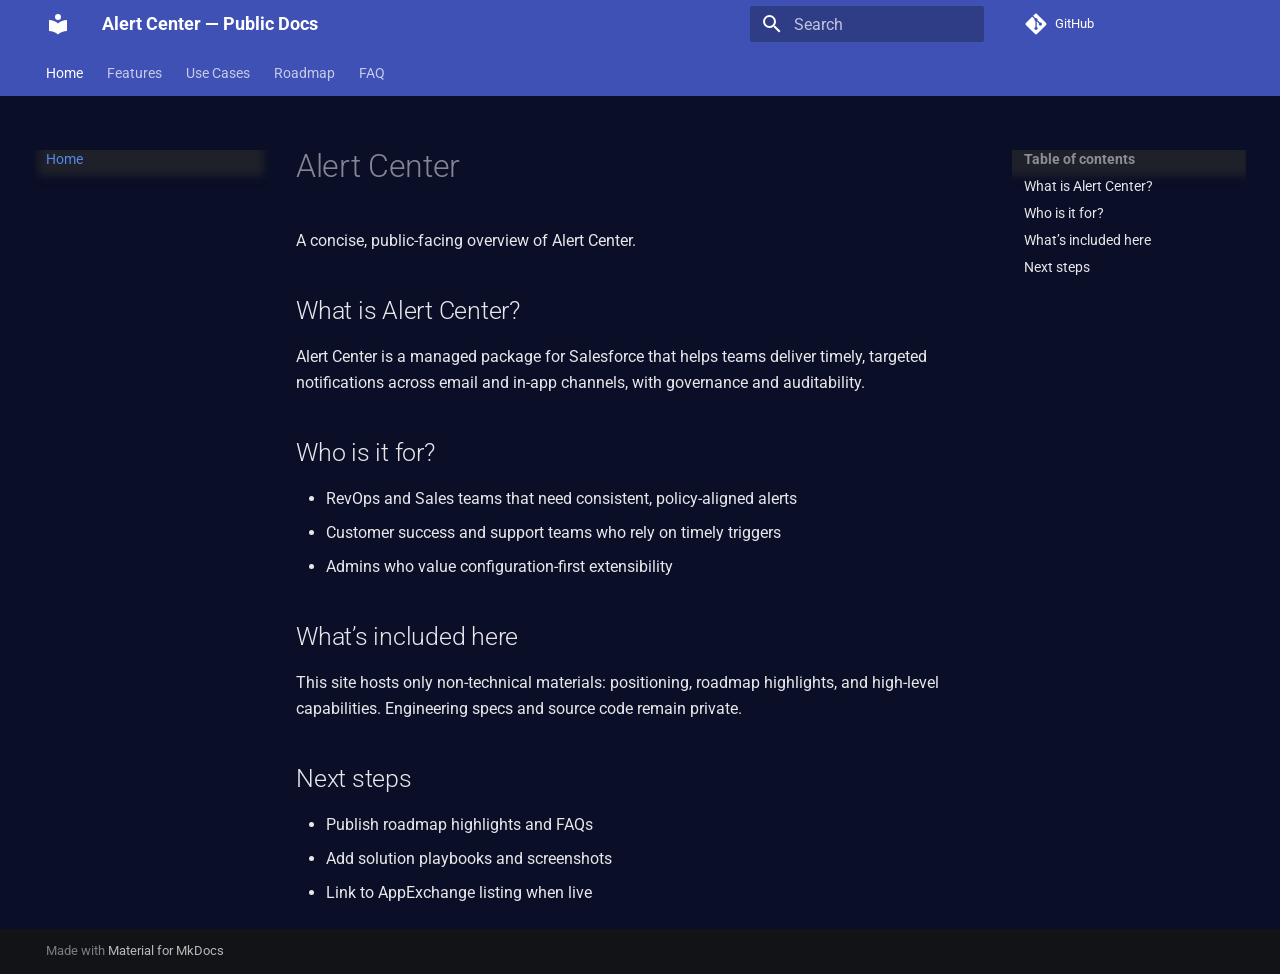
<file: index.html>
<!doctype html>
<html lang="en" class="no-js">
  <head>
    
      <meta charset="utf-8">
      <meta name="viewport" content="width=device-width,initial-scale=1">
      
        <meta name="description" content="The governed notification engine for Salesforce. Real-time alerts for sales, service, and operations.">
      
      
        <meta name="author" content="TTW">
      
      
        <link rel="canonical" href="https://rubicite.github.io/alert-center-docs/">
      
      
      
        <link rel="next" href="features/">
      
      
        
      
      
      <link rel="icon" href="assets/images/favicon.png">
      <meta name="generator" content="mkdocs-1.6.1, mkdocs-material-9.7.1">
    
    
      
        <title>Alert Center — Public Docs</title>
      
    
    
      <link rel="stylesheet" href="assets/stylesheets/main.484c7ddc.min.css">
      
        
        <link rel="stylesheet" href="assets/stylesheets/palette.ab4e12ef.min.css">
      
      


    
    
      
    
    
      
        
        
        <link rel="preconnect" href="https://fonts.gstatic.com" crossorigin>
        <link rel="stylesheet" href="https://fonts.googleapis.com/css?family=Roboto:300,300i,400,400i,700,700i%7CRoboto+Mono:400,400i,700,700i&display=fallback">
        <style>:root{--md-text-font:"Roboto";--md-code-font:"Roboto Mono"}</style>
      
    
    
      <link rel="stylesheet" href="stylesheets/custom.css">
    
    <script>__md_scope=new URL(".",location),__md_hash=e=>[...e].reduce(((e,_)=>(e<<5)-e+_.charCodeAt(0)),0),__md_get=(e,_=localStorage,t=__md_scope)=>JSON.parse(_.getItem(t.pathname+"."+e)),__md_set=(e,_,t=localStorage,a=__md_scope)=>{try{t.setItem(a.pathname+"."+e,JSON.stringify(_))}catch(e){}}</script>
    
      

    
    
  </head>
  
  
    
    
      
    
    
    
    
    <body dir="ltr" data-md-color-scheme="slate" data-md-color-primary="indigo" data-md-color-accent="indigo">
  
    
    <input class="md-toggle" data-md-toggle="drawer" type="checkbox" id="__drawer" autocomplete="off">
    <input class="md-toggle" data-md-toggle="search" type="checkbox" id="__search" autocomplete="off">
    <label class="md-overlay" for="__drawer"></label>
    <div data-md-component="skip">
      
        
        <a href="#alert-center" class="md-skip">
          Skip to content
        </a>
      
    </div>
    <div data-md-component="announce">
      
    </div>
    
    
      

<header class="md-header" data-md-component="header">
  <nav class="md-header__inner md-grid" aria-label="Header">
    <a href="." title="Alert Center — Public Docs" class="md-header__button md-logo" aria-label="Alert Center — Public Docs" data-md-component="logo">
      
  
  <svg xmlns="http://www.w3.org/2000/svg" viewBox="0 0 24 24"><path d="M12 8a3 3 0 0 0 3-3 3 3 0 0 0-3-3 3 3 0 0 0-3 3 3 3 0 0 0 3 3m0 3.54C9.64 9.35 6.5 8 3 8v11c3.5 0 6.64 1.35 9 3.54 2.36-2.19 5.5-3.54 9-3.54V8c-3.5 0-6.64 1.35-9 3.54"/></svg>

    </a>
    <label class="md-header__button md-icon" for="__drawer">
      
      <svg xmlns="http://www.w3.org/2000/svg" viewBox="0 0 24 24"><path d="M3 6h18v2H3zm0 5h18v2H3zm0 5h18v2H3z"/></svg>
    </label>
    <div class="md-header__title" data-md-component="header-title">
      <div class="md-header__ellipsis">
        <div class="md-header__topic">
          <span class="md-ellipsis">
            Alert Center — Public Docs
          </span>
        </div>
        <div class="md-header__topic" data-md-component="header-topic">
          <span class="md-ellipsis">
            
              Home
            
          </span>
        </div>
      </div>
    </div>
    
      
        <form class="md-header__option" data-md-component="palette">
  
    
    
    
    <input class="md-option" data-md-color-media="" data-md-color-scheme="slate" data-md-color-primary="indigo" data-md-color-accent="indigo"  aria-hidden="true"  type="radio" name="__palette" id="__palette_0">
    
  
</form>
      
    
    
      <script>var palette=__md_get("__palette");if(palette&&palette.color){if("(prefers-color-scheme)"===palette.color.media){var media=matchMedia("(prefers-color-scheme: light)"),input=document.querySelector(media.matches?"[data-md-color-media='(prefers-color-scheme: light)']":"[data-md-color-media='(prefers-color-scheme: dark)']");palette.color.media=input.getAttribute("data-md-color-media"),palette.color.scheme=input.getAttribute("data-md-color-scheme"),palette.color.primary=input.getAttribute("data-md-color-primary"),palette.color.accent=input.getAttribute("data-md-color-accent")}for(var[key,value]of Object.entries(palette.color))document.body.setAttribute("data-md-color-"+key,value)}</script>
    
    
    
      
      
        <label class="md-header__button md-icon" for="__search">
          
          <svg xmlns="http://www.w3.org/2000/svg" viewBox="0 0 24 24"><path d="M9.5 3A6.5 6.5 0 0 1 16 9.5c0 1.61-.59 3.09-1.56 4.23l.27.27h.79l5 5-1.5 1.5-5-5v-.79l-.27-.27A6.52 6.52 0 0 1 9.5 16 6.5 6.5 0 0 1 3 9.5 6.5 6.5 0 0 1 9.5 3m0 2C7 5 5 7 5 9.5S7 14 9.5 14 14 12 14 9.5 12 5 9.5 5"/></svg>
        </label>
        <div class="md-search" data-md-component="search" role="dialog">
  <label class="md-search__overlay" for="__search"></label>
  <div class="md-search__inner" role="search">
    <form class="md-search__form" name="search">
      <input type="text" class="md-search__input" name="query" aria-label="Search" placeholder="Search" autocapitalize="off" autocorrect="off" autocomplete="off" spellcheck="false" data-md-component="search-query" required>
      <label class="md-search__icon md-icon" for="__search">
        
        <svg xmlns="http://www.w3.org/2000/svg" viewBox="0 0 24 24"><path d="M9.5 3A6.5 6.5 0 0 1 16 9.5c0 1.61-.59 3.09-1.56 4.23l.27.27h.79l5 5-1.5 1.5-5-5v-.79l-.27-.27A6.52 6.52 0 0 1 9.5 16 6.5 6.5 0 0 1 3 9.5 6.5 6.5 0 0 1 9.5 3m0 2C7 5 5 7 5 9.5S7 14 9.5 14 14 12 14 9.5 12 5 9.5 5"/></svg>
        
        <svg xmlns="http://www.w3.org/2000/svg" viewBox="0 0 24 24"><path d="M20 11v2H8l5.5 5.5-1.42 1.42L4.16 12l7.92-7.92L13.5 5.5 8 11z"/></svg>
      </label>
      <nav class="md-search__options" aria-label="Search">
        
        <button type="reset" class="md-search__icon md-icon" title="Clear" aria-label="Clear" tabindex="-1">
          
          <svg xmlns="http://www.w3.org/2000/svg" viewBox="0 0 24 24"><path d="M19 6.41 17.59 5 12 10.59 6.41 5 5 6.41 10.59 12 5 17.59 6.41 19 12 13.41 17.59 19 19 17.59 13.41 12z"/></svg>
        </button>
      </nav>
      
        <div class="md-search__suggest" data-md-component="search-suggest"></div>
      
    </form>
    <div class="md-search__output">
      <div class="md-search__scrollwrap" tabindex="0" data-md-scrollfix>
        <div class="md-search-result" data-md-component="search-result">
          <div class="md-search-result__meta">
            Initializing search
          </div>
          <ol class="md-search-result__list" role="presentation"></ol>
        </div>
      </div>
    </div>
  </div>
</div>
      
    
    
      <div class="md-header__source">
        <a href="https://github.com/rubicite/alert-center-docs" title="Go to repository" class="md-source" data-md-component="source">
  <div class="md-source__icon md-icon">
    
    <svg xmlns="http://www.w3.org/2000/svg" viewBox="0 0 448 512"><!--! Font Awesome Free 7.1.0 by @fontawesome - https://fontawesome.com License - https://fontawesome.com/license/free (Icons: CC BY 4.0, Fonts: SIL OFL 1.1, Code: MIT License) Copyright 2025 Fonticons, Inc.--><path d="M439.6 236.1 244 40.5c-5.4-5.5-12.8-8.5-20.4-8.5s-15 3-20.4 8.4L162.5 81l51.5 51.5c27.1-9.1 52.7 16.8 43.4 43.7l49.7 49.7c34.2-11.8 61.2 31 35.5 56.7-26.5 26.5-70.2-2.9-56-37.3L240.3 199v121.9c25.3 12.5 22.3 41.8 9.1 55-6.4 6.4-15.2 10.1-24.3 10.1s-17.8-3.6-24.3-10.1c-17.6-17.6-11.1-46.9 11.2-56v-123c-20.8-8.5-24.6-30.7-18.6-45L142.6 101 8.5 235.1C3 240.6 0 247.9 0 255.5s3 15 8.5 20.4l195.6 195.7c5.4 5.4 12.7 8.4 20.4 8.4s15-3 20.4-8.4l194.7-194.7c5.4-5.4 8.4-12.8 8.4-20.4s-3-15-8.4-20.4"/></svg>
  </div>
  <div class="md-source__repository">
    GitHub
  </div>
</a>
      </div>
    
  </nav>
  
</header>
    
    <div class="md-container" data-md-component="container">
      
      
        
          
            
<nav class="md-tabs" aria-label="Tabs" data-md-component="tabs">
  <div class="md-grid">
    <ul class="md-tabs__list">
      
        
  
  
  
    
  
  
    <li class="md-tabs__item md-tabs__item--active">
      <a href="." class="md-tabs__link">
        
  
  
    
  
  Home

      </a>
    </li>
  

      
        
  
  
  
  
    <li class="md-tabs__item">
      <a href="features/" class="md-tabs__link">
        
  
  
    
  
  Features

      </a>
    </li>
  

      
        
  
  
  
  
    <li class="md-tabs__item">
      <a href="usecases/" class="md-tabs__link">
        
  
  
    
  
  Use Cases

      </a>
    </li>
  

      
        
  
  
  
  
    <li class="md-tabs__item">
      <a href="roadmap/" class="md-tabs__link">
        
  
  
    
  
  Roadmap

      </a>
    </li>
  

      
        
  
  
  
  
    <li class="md-tabs__item">
      <a href="faq/" class="md-tabs__link">
        
  
  
    
  
  FAQ

      </a>
    </li>
  

      
    </ul>
  </div>
</nav>
          
        
      
      <main class="md-main" data-md-component="main">
        <div class="md-main__inner md-grid">
          
            
              
              <div class="md-sidebar md-sidebar--primary" data-md-component="sidebar" data-md-type="navigation" >
                <div class="md-sidebar__scrollwrap">
                  <div class="md-sidebar__inner">
                    


  


<nav class="md-nav md-nav--primary md-nav--lifted" aria-label="Navigation" data-md-level="0">
  <label class="md-nav__title" for="__drawer">
    <a href="." title="Alert Center — Public Docs" class="md-nav__button md-logo" aria-label="Alert Center — Public Docs" data-md-component="logo">
      
  
  <svg xmlns="http://www.w3.org/2000/svg" viewBox="0 0 24 24"><path d="M12 8a3 3 0 0 0 3-3 3 3 0 0 0-3-3 3 3 0 0 0-3 3 3 3 0 0 0 3 3m0 3.54C9.64 9.35 6.5 8 3 8v11c3.5 0 6.64 1.35 9 3.54 2.36-2.19 5.5-3.54 9-3.54V8c-3.5 0-6.64 1.35-9 3.54"/></svg>

    </a>
    Alert Center — Public Docs
  </label>
  
    <div class="md-nav__source">
      <a href="https://github.com/rubicite/alert-center-docs" title="Go to repository" class="md-source" data-md-component="source">
  <div class="md-source__icon md-icon">
    
    <svg xmlns="http://www.w3.org/2000/svg" viewBox="0 0 448 512"><!--! Font Awesome Free 7.1.0 by @fontawesome - https://fontawesome.com License - https://fontawesome.com/license/free (Icons: CC BY 4.0, Fonts: SIL OFL 1.1, Code: MIT License) Copyright 2025 Fonticons, Inc.--><path d="M439.6 236.1 244 40.5c-5.4-5.5-12.8-8.5-20.4-8.5s-15 3-20.4 8.4L162.5 81l51.5 51.5c27.1-9.1 52.7 16.8 43.4 43.7l49.7 49.7c34.2-11.8 61.2 31 35.5 56.7-26.5 26.5-70.2-2.9-56-37.3L240.3 199v121.9c25.3 12.5 22.3 41.8 9.1 55-6.4 6.4-15.2 10.1-24.3 10.1s-17.8-3.6-24.3-10.1c-17.6-17.6-11.1-46.9 11.2-56v-123c-20.8-8.5-24.6-30.7-18.6-45L142.6 101 8.5 235.1C3 240.6 0 247.9 0 255.5s3 15 8.5 20.4l195.6 195.7c5.4 5.4 12.7 8.4 20.4 8.4s15-3 20.4-8.4l194.7-194.7c5.4-5.4 8.4-12.8 8.4-20.4s-3-15-8.4-20.4"/></svg>
  </div>
  <div class="md-source__repository">
    GitHub
  </div>
</a>
    </div>
  
  <ul class="md-nav__list" data-md-scrollfix>
    
      
      
  
  
    
  
  
  
    <li class="md-nav__item md-nav__item--active">
      
      <input class="md-nav__toggle md-toggle" type="checkbox" id="__toc">
      
      
        
      
      
        <label class="md-nav__link md-nav__link--active" for="__toc">
          
  
  
  <span class="md-ellipsis">
    
  
    Home
  

    
  </span>
  
  

          <span class="md-nav__icon md-icon"></span>
        </label>
      
      <a href="." class="md-nav__link md-nav__link--active">
        
  
  
  <span class="md-ellipsis">
    
  
    Home
  

    
  </span>
  
  

      </a>
      
        

<nav class="md-nav md-nav--secondary" aria-label="Table of contents">
  
  
  
    
  
  
    <label class="md-nav__title" for="__toc">
      <span class="md-nav__icon md-icon"></span>
      Table of contents
    </label>
    <ul class="md-nav__list" data-md-component="toc" data-md-scrollfix>
      
        <li class="md-nav__item">
  <a href="#what-is-alert-center" class="md-nav__link">
    <span class="md-ellipsis">
      
        What is Alert Center?
      
    </span>
  </a>
  
</li>
      
        <li class="md-nav__item">
  <a href="#who-is-it-for" class="md-nav__link">
    <span class="md-ellipsis">
      
        Who is it for?
      
    </span>
  </a>
  
</li>
      
        <li class="md-nav__item">
  <a href="#whats-included-here" class="md-nav__link">
    <span class="md-ellipsis">
      
        What’s included here
      
    </span>
  </a>
  
</li>
      
        <li class="md-nav__item">
  <a href="#next-steps" class="md-nav__link">
    <span class="md-ellipsis">
      
        Next steps
      
    </span>
  </a>
  
</li>
      
    </ul>
  
</nav>
      
    </li>
  

    
      
      
  
  
  
  
    <li class="md-nav__item">
      <a href="features/" class="md-nav__link">
        
  
  
  <span class="md-ellipsis">
    
  
    Features
  

    
  </span>
  
  

      </a>
    </li>
  

    
      
      
  
  
  
  
    <li class="md-nav__item">
      <a href="usecases/" class="md-nav__link">
        
  
  
  <span class="md-ellipsis">
    
  
    Use Cases
  

    
  </span>
  
  

      </a>
    </li>
  

    
      
      
  
  
  
  
    <li class="md-nav__item">
      <a href="roadmap/" class="md-nav__link">
        
  
  
  <span class="md-ellipsis">
    
  
    Roadmap
  

    
  </span>
  
  

      </a>
    </li>
  

    
      
      
  
  
  
  
    <li class="md-nav__item">
      <a href="faq/" class="md-nav__link">
        
  
  
  <span class="md-ellipsis">
    
  
    FAQ
  

    
  </span>
  
  

      </a>
    </li>
  

    
  </ul>
</nav>
                  </div>
                </div>
              </div>
            
            
              
              <div class="md-sidebar md-sidebar--secondary" data-md-component="sidebar" data-md-type="toc" >
                <div class="md-sidebar__scrollwrap">
                  <div class="md-sidebar__inner">
                    

<nav class="md-nav md-nav--secondary" aria-label="Table of contents">
  
  
  
    
  
  
    <label class="md-nav__title" for="__toc">
      <span class="md-nav__icon md-icon"></span>
      Table of contents
    </label>
    <ul class="md-nav__list" data-md-component="toc" data-md-scrollfix>
      
        <li class="md-nav__item">
  <a href="#what-is-alert-center" class="md-nav__link">
    <span class="md-ellipsis">
      
        What is Alert Center?
      
    </span>
  </a>
  
</li>
      
        <li class="md-nav__item">
  <a href="#who-is-it-for" class="md-nav__link">
    <span class="md-ellipsis">
      
        Who is it for?
      
    </span>
  </a>
  
</li>
      
        <li class="md-nav__item">
  <a href="#whats-included-here" class="md-nav__link">
    <span class="md-ellipsis">
      
        What’s included here
      
    </span>
  </a>
  
</li>
      
        <li class="md-nav__item">
  <a href="#next-steps" class="md-nav__link">
    <span class="md-ellipsis">
      
        Next steps
      
    </span>
  </a>
  
</li>
      
    </ul>
  
</nav>
                  </div>
                </div>
              </div>
            
          
          
            <div class="md-content" data-md-component="content">
              
              <article class="md-content__inner md-typeset">
                
                  


  
  


<h1 id="alert-center">Alert Center<a class="headerlink" href="#alert-center" title="Permanent link">&para;</a></h1>
<p>A concise, public-facing overview of Alert Center.</p>
<h2 id="what-is-alert-center">What is Alert Center?<a class="headerlink" href="#what-is-alert-center" title="Permanent link">&para;</a></h2>
<p>Alert Center is a managed package for Salesforce that helps teams deliver timely, targeted notifications across email and in-app channels, with governance and auditability.</p>
<h2 id="who-is-it-for">Who is it for?<a class="headerlink" href="#who-is-it-for" title="Permanent link">&para;</a></h2>
<ul>
<li>RevOps and Sales teams that need consistent, policy-aligned alerts</li>
<li>Customer success and support teams who rely on timely triggers</li>
<li>Admins who value configuration-first extensibility</li>
</ul>
<h2 id="whats-included-here">What’s included here<a class="headerlink" href="#whats-included-here" title="Permanent link">&para;</a></h2>
<p>This site hosts only non-technical materials: positioning, roadmap highlights, and high-level capabilities. Engineering specs and source code remain private.</p>
<h2 id="next-steps">Next steps<a class="headerlink" href="#next-steps" title="Permanent link">&para;</a></h2>
<ul>
<li>Publish roadmap highlights and FAQs</li>
<li>Add solution playbooks and screenshots</li>
<li>Link to AppExchange listing when live</li>
</ul>












                
              </article>
            </div>
          
          
<script>var target=document.getElementById(location.hash.slice(1));target&&target.name&&(target.checked=target.name.startsWith("__tabbed_"))</script>
        </div>
        
      </main>
      
        <footer class="md-footer">
  
  <div class="md-footer-meta md-typeset">
    <div class="md-footer-meta__inner md-grid">
      <div class="md-copyright">
  
  
    Made with
    <a href="https://squidfunk.github.io/mkdocs-material/" target="_blank" rel="noopener">
      Material for MkDocs
    </a>
  
</div>
      
    </div>
  </div>
</footer>
      
    </div>
    <div class="md-dialog" data-md-component="dialog">
      <div class="md-dialog__inner md-typeset"></div>
    </div>
    
    
    
      
      
      <script id="__config" type="application/json">{"annotate": null, "base": ".", "features": ["navigation.instant", "navigation.tracking", "navigation.indexes", "navigation.tabs", "search.suggest", "search.highlight", "content.code.copy"], "search": "assets/javascripts/workers/search.2c215733.min.js", "tags": null, "translations": {"clipboard.copied": "Copied to clipboard", "clipboard.copy": "Copy to clipboard", "search.result.more.one": "1 more on this page", "search.result.more.other": "# more on this page", "search.result.none": "No matching documents", "search.result.one": "1 matching document", "search.result.other": "# matching documents", "search.result.placeholder": "Type to start searching", "search.result.term.missing": "Missing", "select.version": "Select version"}, "version": null}</script>
    
    
      <script src="assets/javascripts/bundle.79ae519e.min.js"></script>
      
    
  </body>
</html>
</file>
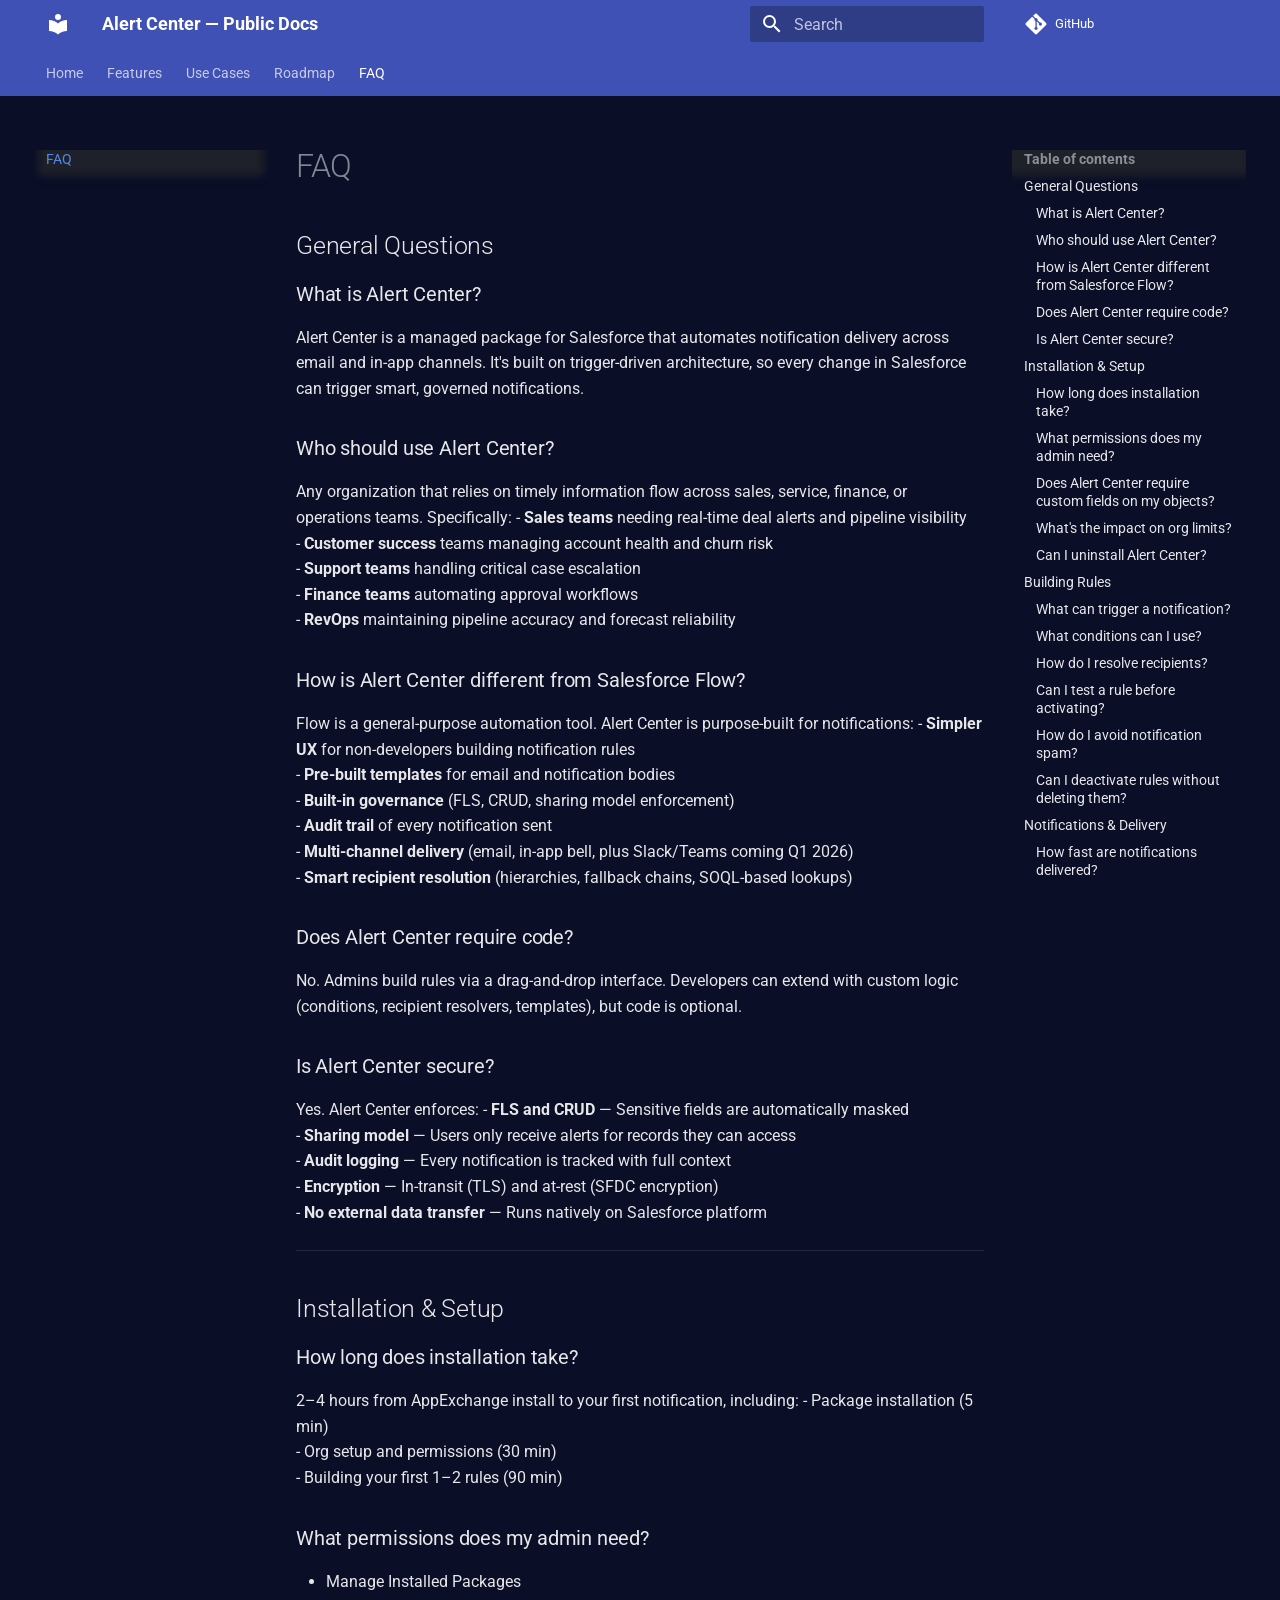
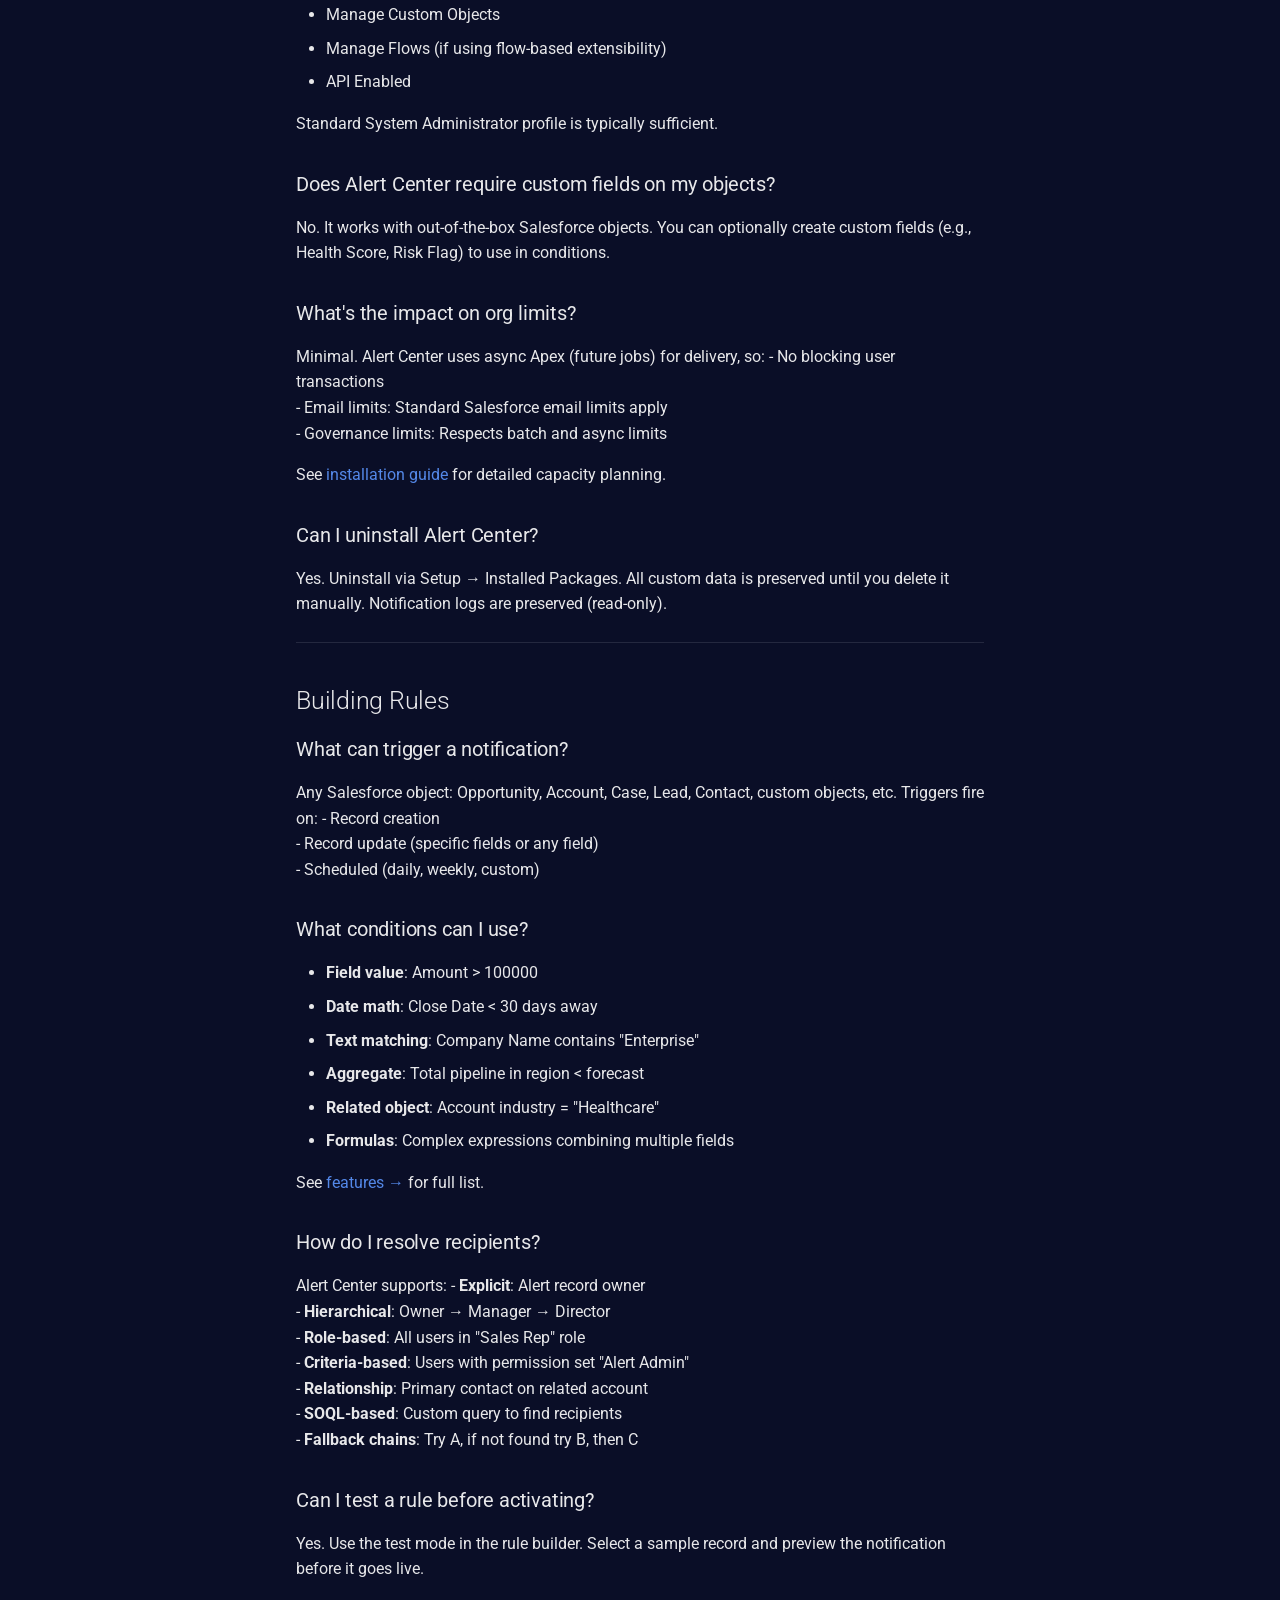
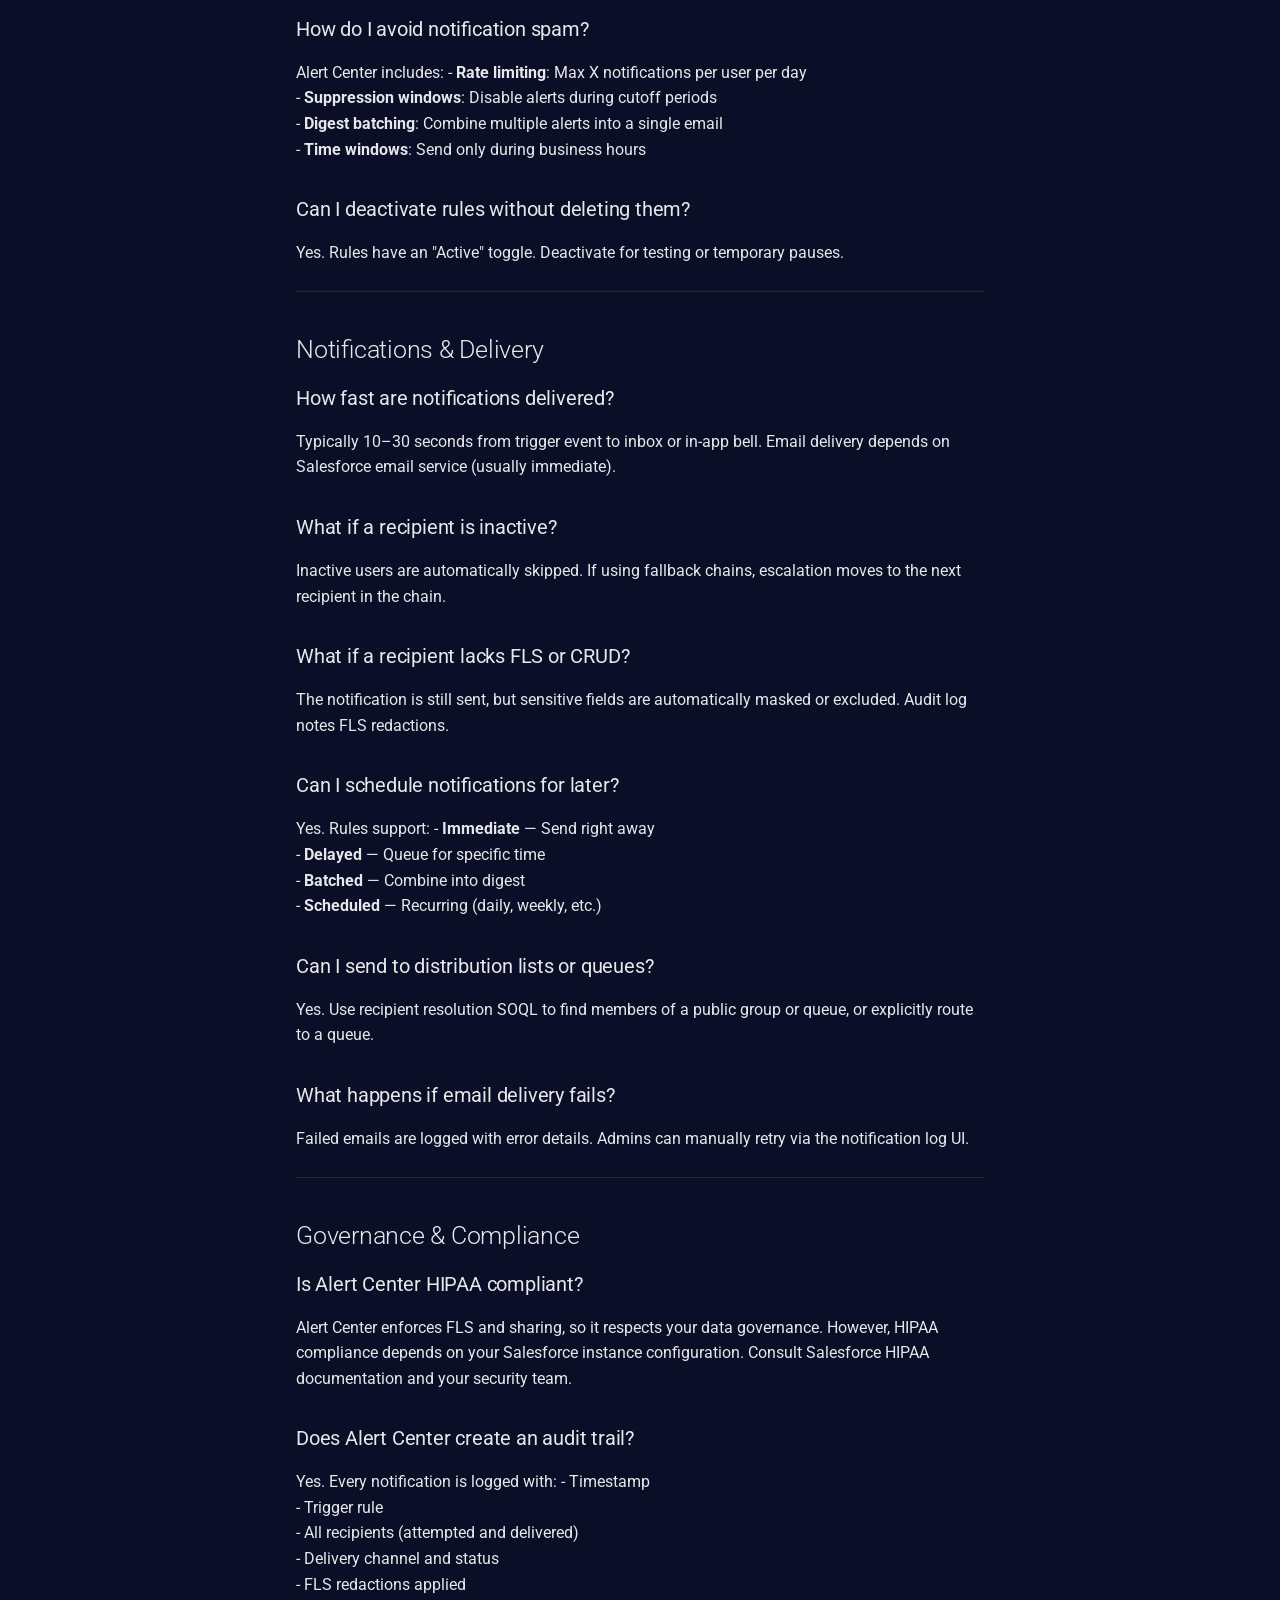
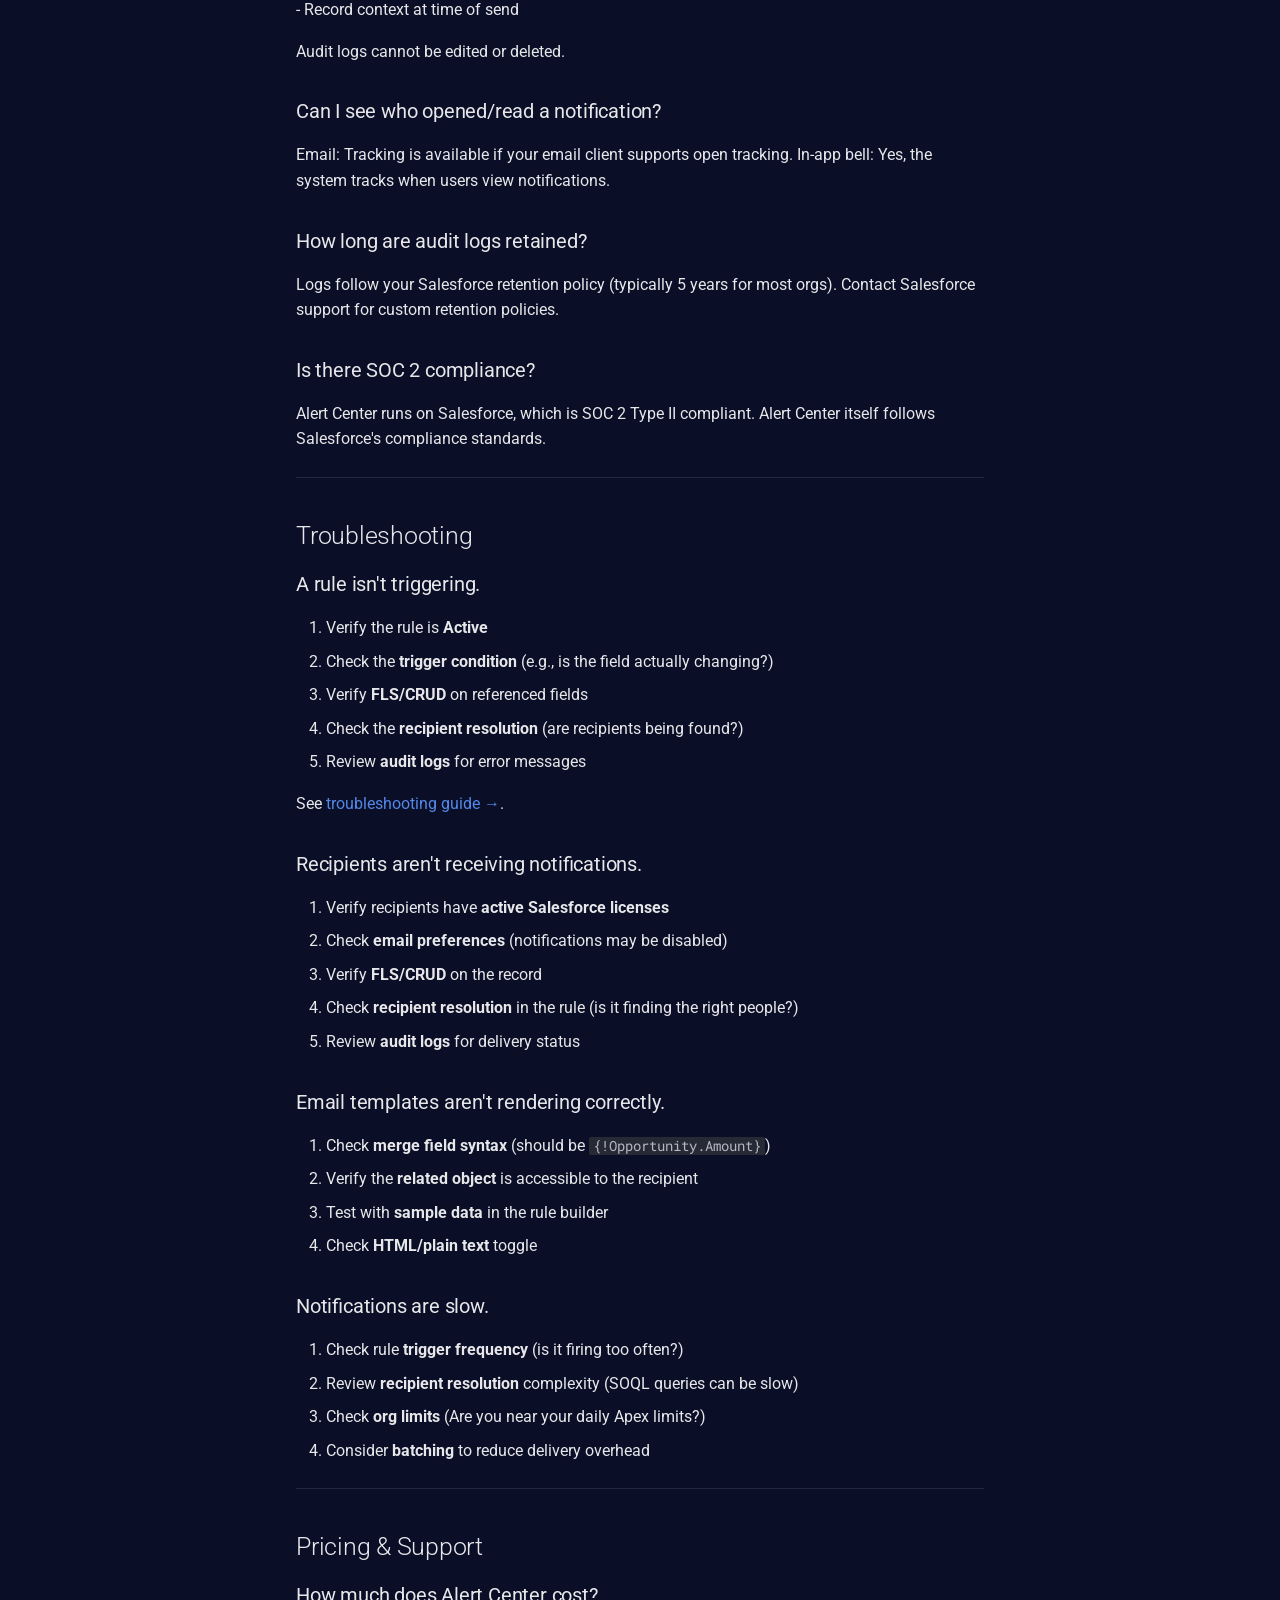
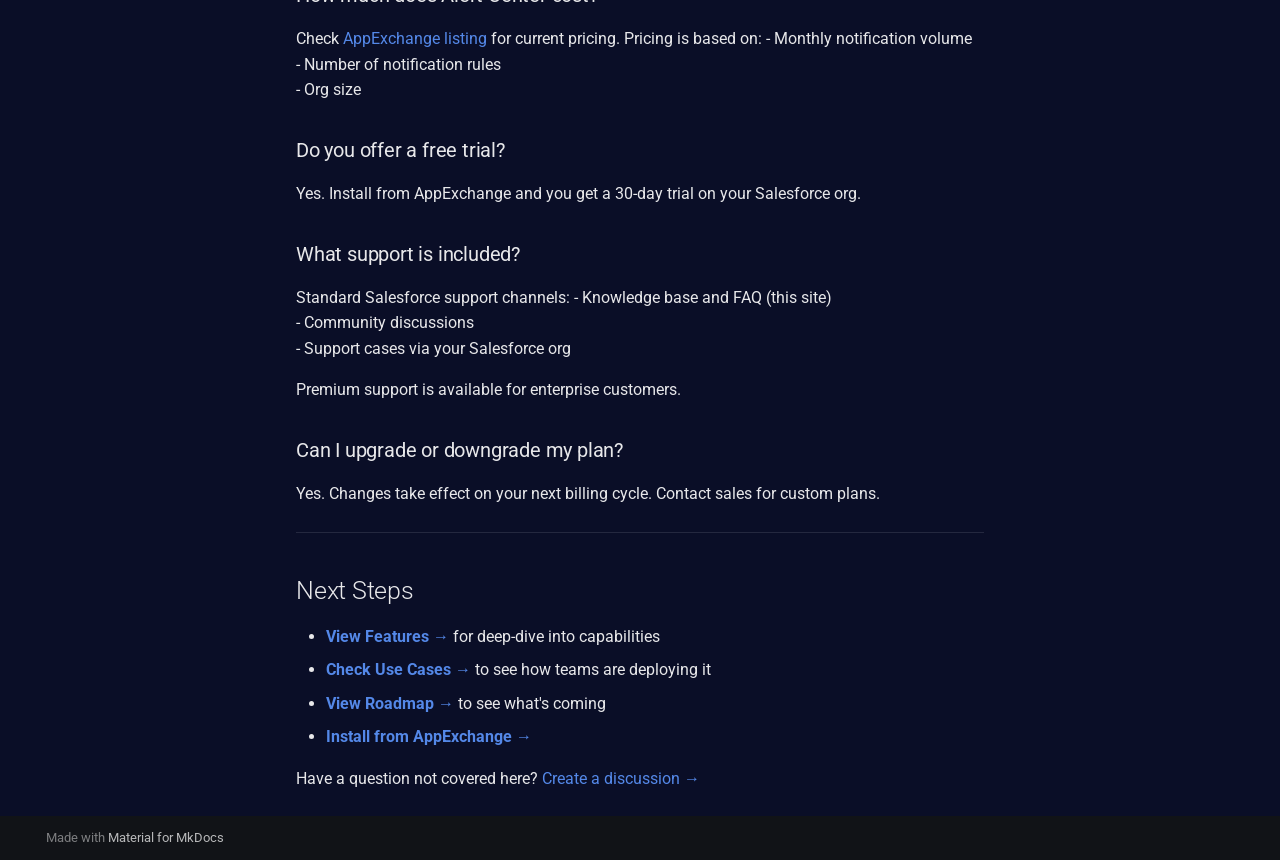
<file: faq/index.html>
<!doctype html>
<html lang="en" class="no-js">
  <head>
    
      <meta charset="utf-8">
      <meta name="viewport" content="width=device-width,initial-scale=1">
      
        <meta name="description" content="The governed notification engine for Salesforce. Real-time alerts for sales, service, and operations.">
      
      
        <meta name="author" content="TTW">
      
      
        <link rel="canonical" href="https://rubicite.github.io/alert-center-docs/faq/">
      
      
        <link rel="prev" href="../roadmap/">
      
      
      
        
      
      
      <link rel="icon" href="../assets/images/favicon.png">
      <meta name="generator" content="mkdocs-1.6.1, mkdocs-material-9.7.1">
    
    
      
        <title>FAQ - Alert Center — Public Docs</title>
      
    
    
      <link rel="stylesheet" href="../assets/stylesheets/main.484c7ddc.min.css">
      
        
        <link rel="stylesheet" href="../assets/stylesheets/palette.ab4e12ef.min.css">
      
      


    
    
      
    
    
      
        
        
        <link rel="preconnect" href="https://fonts.gstatic.com" crossorigin>
        <link rel="stylesheet" href="https://fonts.googleapis.com/css?family=Roboto:300,300i,400,400i,700,700i%7CRoboto+Mono:400,400i,700,700i&display=fallback">
        <style>:root{--md-text-font:"Roboto";--md-code-font:"Roboto Mono"}</style>
      
    
    
      <link rel="stylesheet" href="../stylesheets/custom.css">
    
    <script>__md_scope=new URL("..",location),__md_hash=e=>[...e].reduce(((e,_)=>(e<<5)-e+_.charCodeAt(0)),0),__md_get=(e,_=localStorage,t=__md_scope)=>JSON.parse(_.getItem(t.pathname+"."+e)),__md_set=(e,_,t=localStorage,a=__md_scope)=>{try{t.setItem(a.pathname+"."+e,JSON.stringify(_))}catch(e){}}</script>
    
      

    
    
  </head>
  
  
    
    
      
    
    
    
    
    <body dir="ltr" data-md-color-scheme="slate" data-md-color-primary="indigo" data-md-color-accent="indigo">
  
    
    <input class="md-toggle" data-md-toggle="drawer" type="checkbox" id="__drawer" autocomplete="off">
    <input class="md-toggle" data-md-toggle="search" type="checkbox" id="__search" autocomplete="off">
    <label class="md-overlay" for="__drawer"></label>
    <div data-md-component="skip">
      
        
        <a href="#faq" class="md-skip">
          Skip to content
        </a>
      
    </div>
    <div data-md-component="announce">
      
    </div>
    
    
      

<header class="md-header" data-md-component="header">
  <nav class="md-header__inner md-grid" aria-label="Header">
    <a href=".." title="Alert Center — Public Docs" class="md-header__button md-logo" aria-label="Alert Center — Public Docs" data-md-component="logo">
      
  
  <svg xmlns="http://www.w3.org/2000/svg" viewBox="0 0 24 24"><path d="M12 8a3 3 0 0 0 3-3 3 3 0 0 0-3-3 3 3 0 0 0-3 3 3 3 0 0 0 3 3m0 3.54C9.64 9.35 6.5 8 3 8v11c3.5 0 6.64 1.35 9 3.54 2.36-2.19 5.5-3.54 9-3.54V8c-3.5 0-6.64 1.35-9 3.54"/></svg>

    </a>
    <label class="md-header__button md-icon" for="__drawer">
      
      <svg xmlns="http://www.w3.org/2000/svg" viewBox="0 0 24 24"><path d="M3 6h18v2H3zm0 5h18v2H3zm0 5h18v2H3z"/></svg>
    </label>
    <div class="md-header__title" data-md-component="header-title">
      <div class="md-header__ellipsis">
        <div class="md-header__topic">
          <span class="md-ellipsis">
            Alert Center — Public Docs
          </span>
        </div>
        <div class="md-header__topic" data-md-component="header-topic">
          <span class="md-ellipsis">
            
              FAQ
            
          </span>
        </div>
      </div>
    </div>
    
      
        <form class="md-header__option" data-md-component="palette">
  
    
    
    
    <input class="md-option" data-md-color-media="" data-md-color-scheme="slate" data-md-color-primary="indigo" data-md-color-accent="indigo"  aria-hidden="true"  type="radio" name="__palette" id="__palette_0">
    
  
</form>
      
    
    
      <script>var palette=__md_get("__palette");if(palette&&palette.color){if("(prefers-color-scheme)"===palette.color.media){var media=matchMedia("(prefers-color-scheme: light)"),input=document.querySelector(media.matches?"[data-md-color-media='(prefers-color-scheme: light)']":"[data-md-color-media='(prefers-color-scheme: dark)']");palette.color.media=input.getAttribute("data-md-color-media"),palette.color.scheme=input.getAttribute("data-md-color-scheme"),palette.color.primary=input.getAttribute("data-md-color-primary"),palette.color.accent=input.getAttribute("data-md-color-accent")}for(var[key,value]of Object.entries(palette.color))document.body.setAttribute("data-md-color-"+key,value)}</script>
    
    
    
      
      
        <label class="md-header__button md-icon" for="__search">
          
          <svg xmlns="http://www.w3.org/2000/svg" viewBox="0 0 24 24"><path d="M9.5 3A6.5 6.5 0 0 1 16 9.5c0 1.61-.59 3.09-1.56 4.23l.27.27h.79l5 5-1.5 1.5-5-5v-.79l-.27-.27A6.52 6.52 0 0 1 9.5 16 6.5 6.5 0 0 1 3 9.5 6.5 6.5 0 0 1 9.5 3m0 2C7 5 5 7 5 9.5S7 14 9.5 14 14 12 14 9.5 12 5 9.5 5"/></svg>
        </label>
        <div class="md-search" data-md-component="search" role="dialog">
  <label class="md-search__overlay" for="__search"></label>
  <div class="md-search__inner" role="search">
    <form class="md-search__form" name="search">
      <input type="text" class="md-search__input" name="query" aria-label="Search" placeholder="Search" autocapitalize="off" autocorrect="off" autocomplete="off" spellcheck="false" data-md-component="search-query" required>
      <label class="md-search__icon md-icon" for="__search">
        
        <svg xmlns="http://www.w3.org/2000/svg" viewBox="0 0 24 24"><path d="M9.5 3A6.5 6.5 0 0 1 16 9.5c0 1.61-.59 3.09-1.56 4.23l.27.27h.79l5 5-1.5 1.5-5-5v-.79l-.27-.27A6.52 6.52 0 0 1 9.5 16 6.5 6.5 0 0 1 3 9.5 6.5 6.5 0 0 1 9.5 3m0 2C7 5 5 7 5 9.5S7 14 9.5 14 14 12 14 9.5 12 5 9.5 5"/></svg>
        
        <svg xmlns="http://www.w3.org/2000/svg" viewBox="0 0 24 24"><path d="M20 11v2H8l5.5 5.5-1.42 1.42L4.16 12l7.92-7.92L13.5 5.5 8 11z"/></svg>
      </label>
      <nav class="md-search__options" aria-label="Search">
        
        <button type="reset" class="md-search__icon md-icon" title="Clear" aria-label="Clear" tabindex="-1">
          
          <svg xmlns="http://www.w3.org/2000/svg" viewBox="0 0 24 24"><path d="M19 6.41 17.59 5 12 10.59 6.41 5 5 6.41 10.59 12 5 17.59 6.41 19 12 13.41 17.59 19 19 17.59 13.41 12z"/></svg>
        </button>
      </nav>
      
        <div class="md-search__suggest" data-md-component="search-suggest"></div>
      
    </form>
    <div class="md-search__output">
      <div class="md-search__scrollwrap" tabindex="0" data-md-scrollfix>
        <div class="md-search-result" data-md-component="search-result">
          <div class="md-search-result__meta">
            Initializing search
          </div>
          <ol class="md-search-result__list" role="presentation"></ol>
        </div>
      </div>
    </div>
  </div>
</div>
      
    
    
      <div class="md-header__source">
        <a href="https://github.com/rubicite/alert-center-docs" title="Go to repository" class="md-source" data-md-component="source">
  <div class="md-source__icon md-icon">
    
    <svg xmlns="http://www.w3.org/2000/svg" viewBox="0 0 448 512"><!--! Font Awesome Free 7.1.0 by @fontawesome - https://fontawesome.com License - https://fontawesome.com/license/free (Icons: CC BY 4.0, Fonts: SIL OFL 1.1, Code: MIT License) Copyright 2025 Fonticons, Inc.--><path d="M439.6 236.1 244 40.5c-5.4-5.5-12.8-8.5-20.4-8.5s-15 3-20.4 8.4L162.5 81l51.5 51.5c27.1-9.1 52.7 16.8 43.4 43.7l49.7 49.7c34.2-11.8 61.2 31 35.5 56.7-26.5 26.5-70.2-2.9-56-37.3L240.3 199v121.9c25.3 12.5 22.3 41.8 9.1 55-6.4 6.4-15.2 10.1-24.3 10.1s-17.8-3.6-24.3-10.1c-17.6-17.6-11.1-46.9 11.2-56v-123c-20.8-8.5-24.6-30.7-18.6-45L142.6 101 8.5 235.1C3 240.6 0 247.9 0 255.5s3 15 8.5 20.4l195.6 195.7c5.4 5.4 12.7 8.4 20.4 8.4s15-3 20.4-8.4l194.7-194.7c5.4-5.4 8.4-12.8 8.4-20.4s-3-15-8.4-20.4"/></svg>
  </div>
  <div class="md-source__repository">
    GitHub
  </div>
</a>
      </div>
    
  </nav>
  
</header>
    
    <div class="md-container" data-md-component="container">
      
      
        
          
            
<nav class="md-tabs" aria-label="Tabs" data-md-component="tabs">
  <div class="md-grid">
    <ul class="md-tabs__list">
      
        
  
  
  
  
    <li class="md-tabs__item">
      <a href=".." class="md-tabs__link">
        
  
  
    
  
  Home

      </a>
    </li>
  

      
        
  
  
  
  
    <li class="md-tabs__item">
      <a href="../features/" class="md-tabs__link">
        
  
  
    
  
  Features

      </a>
    </li>
  

      
        
  
  
  
  
    <li class="md-tabs__item">
      <a href="../usecases/" class="md-tabs__link">
        
  
  
    
  
  Use Cases

      </a>
    </li>
  

      
        
  
  
  
  
    <li class="md-tabs__item">
      <a href="../roadmap/" class="md-tabs__link">
        
  
  
    
  
  Roadmap

      </a>
    </li>
  

      
        
  
  
  
    
  
  
    <li class="md-tabs__item md-tabs__item--active">
      <a href="./" class="md-tabs__link">
        
  
  
    
  
  FAQ

      </a>
    </li>
  

      
    </ul>
  </div>
</nav>
          
        
      
      <main class="md-main" data-md-component="main">
        <div class="md-main__inner md-grid">
          
            
              
              <div class="md-sidebar md-sidebar--primary" data-md-component="sidebar" data-md-type="navigation" >
                <div class="md-sidebar__scrollwrap">
                  <div class="md-sidebar__inner">
                    


  


<nav class="md-nav md-nav--primary md-nav--lifted" aria-label="Navigation" data-md-level="0">
  <label class="md-nav__title" for="__drawer">
    <a href=".." title="Alert Center — Public Docs" class="md-nav__button md-logo" aria-label="Alert Center — Public Docs" data-md-component="logo">
      
  
  <svg xmlns="http://www.w3.org/2000/svg" viewBox="0 0 24 24"><path d="M12 8a3 3 0 0 0 3-3 3 3 0 0 0-3-3 3 3 0 0 0-3 3 3 3 0 0 0 3 3m0 3.54C9.64 9.35 6.5 8 3 8v11c3.5 0 6.64 1.35 9 3.54 2.36-2.19 5.5-3.54 9-3.54V8c-3.5 0-6.64 1.35-9 3.54"/></svg>

    </a>
    Alert Center — Public Docs
  </label>
  
    <div class="md-nav__source">
      <a href="https://github.com/rubicite/alert-center-docs" title="Go to repository" class="md-source" data-md-component="source">
  <div class="md-source__icon md-icon">
    
    <svg xmlns="http://www.w3.org/2000/svg" viewBox="0 0 448 512"><!--! Font Awesome Free 7.1.0 by @fontawesome - https://fontawesome.com License - https://fontawesome.com/license/free (Icons: CC BY 4.0, Fonts: SIL OFL 1.1, Code: MIT License) Copyright 2025 Fonticons, Inc.--><path d="M439.6 236.1 244 40.5c-5.4-5.5-12.8-8.5-20.4-8.5s-15 3-20.4 8.4L162.5 81l51.5 51.5c27.1-9.1 52.7 16.8 43.4 43.7l49.7 49.7c34.2-11.8 61.2 31 35.5 56.7-26.5 26.5-70.2-2.9-56-37.3L240.3 199v121.9c25.3 12.5 22.3 41.8 9.1 55-6.4 6.4-15.2 10.1-24.3 10.1s-17.8-3.6-24.3-10.1c-17.6-17.6-11.1-46.9 11.2-56v-123c-20.8-8.5-24.6-30.7-18.6-45L142.6 101 8.5 235.1C3 240.6 0 247.9 0 255.5s3 15 8.5 20.4l195.6 195.7c5.4 5.4 12.7 8.4 20.4 8.4s15-3 20.4-8.4l194.7-194.7c5.4-5.4 8.4-12.8 8.4-20.4s-3-15-8.4-20.4"/></svg>
  </div>
  <div class="md-source__repository">
    GitHub
  </div>
</a>
    </div>
  
  <ul class="md-nav__list" data-md-scrollfix>
    
      
      
  
  
  
  
    <li class="md-nav__item">
      <a href=".." class="md-nav__link">
        
  
  
  <span class="md-ellipsis">
    
  
    Home
  

    
  </span>
  
  

      </a>
    </li>
  

    
      
      
  
  
  
  
    <li class="md-nav__item">
      <a href="../features/" class="md-nav__link">
        
  
  
  <span class="md-ellipsis">
    
  
    Features
  

    
  </span>
  
  

      </a>
    </li>
  

    
      
      
  
  
  
  
    <li class="md-nav__item">
      <a href="../usecases/" class="md-nav__link">
        
  
  
  <span class="md-ellipsis">
    
  
    Use Cases
  

    
  </span>
  
  

      </a>
    </li>
  

    
      
      
  
  
  
  
    <li class="md-nav__item">
      <a href="../roadmap/" class="md-nav__link">
        
  
  
  <span class="md-ellipsis">
    
  
    Roadmap
  

    
  </span>
  
  

      </a>
    </li>
  

    
      
      
  
  
    
  
  
  
    <li class="md-nav__item md-nav__item--active">
      
      <input class="md-nav__toggle md-toggle" type="checkbox" id="__toc">
      
      
        
      
      
        <label class="md-nav__link md-nav__link--active" for="__toc">
          
  
  
  <span class="md-ellipsis">
    
  
    FAQ
  

    
  </span>
  
  

          <span class="md-nav__icon md-icon"></span>
        </label>
      
      <a href="./" class="md-nav__link md-nav__link--active">
        
  
  
  <span class="md-ellipsis">
    
  
    FAQ
  

    
  </span>
  
  

      </a>
      
        

<nav class="md-nav md-nav--secondary" aria-label="Table of contents">
  
  
  
    
  
  
    <label class="md-nav__title" for="__toc">
      <span class="md-nav__icon md-icon"></span>
      Table of contents
    </label>
    <ul class="md-nav__list" data-md-component="toc" data-md-scrollfix>
      
        <li class="md-nav__item">
  <a href="#general-questions" class="md-nav__link">
    <span class="md-ellipsis">
      
        General Questions
      
    </span>
  </a>
  
    <nav class="md-nav" aria-label="General Questions">
      <ul class="md-nav__list">
        
          <li class="md-nav__item">
  <a href="#what-is-alert-center" class="md-nav__link">
    <span class="md-ellipsis">
      
        What is Alert Center?
      
    </span>
  </a>
  
</li>
        
          <li class="md-nav__item">
  <a href="#who-should-use-alert-center" class="md-nav__link">
    <span class="md-ellipsis">
      
        Who should use Alert Center?
      
    </span>
  </a>
  
</li>
        
          <li class="md-nav__item">
  <a href="#how-is-alert-center-different-from-salesforce-flow" class="md-nav__link">
    <span class="md-ellipsis">
      
        How is Alert Center different from Salesforce Flow?
      
    </span>
  </a>
  
</li>
        
          <li class="md-nav__item">
  <a href="#does-alert-center-require-code" class="md-nav__link">
    <span class="md-ellipsis">
      
        Does Alert Center require code?
      
    </span>
  </a>
  
</li>
        
          <li class="md-nav__item">
  <a href="#is-alert-center-secure" class="md-nav__link">
    <span class="md-ellipsis">
      
        Is Alert Center secure?
      
    </span>
  </a>
  
</li>
        
      </ul>
    </nav>
  
</li>
      
        <li class="md-nav__item">
  <a href="#installation-setup" class="md-nav__link">
    <span class="md-ellipsis">
      
        Installation &amp; Setup
      
    </span>
  </a>
  
    <nav class="md-nav" aria-label="Installation &amp; Setup">
      <ul class="md-nav__list">
        
          <li class="md-nav__item">
  <a href="#how-long-does-installation-take" class="md-nav__link">
    <span class="md-ellipsis">
      
        How long does installation take?
      
    </span>
  </a>
  
</li>
        
          <li class="md-nav__item">
  <a href="#what-permissions-does-my-admin-need" class="md-nav__link">
    <span class="md-ellipsis">
      
        What permissions does my admin need?
      
    </span>
  </a>
  
</li>
        
          <li class="md-nav__item">
  <a href="#does-alert-center-require-custom-fields-on-my-objects" class="md-nav__link">
    <span class="md-ellipsis">
      
        Does Alert Center require custom fields on my objects?
      
    </span>
  </a>
  
</li>
        
          <li class="md-nav__item">
  <a href="#whats-the-impact-on-org-limits" class="md-nav__link">
    <span class="md-ellipsis">
      
        What's the impact on org limits?
      
    </span>
  </a>
  
</li>
        
          <li class="md-nav__item">
  <a href="#can-i-uninstall-alert-center" class="md-nav__link">
    <span class="md-ellipsis">
      
        Can I uninstall Alert Center?
      
    </span>
  </a>
  
</li>
        
      </ul>
    </nav>
  
</li>
      
        <li class="md-nav__item">
  <a href="#building-rules" class="md-nav__link">
    <span class="md-ellipsis">
      
        Building Rules
      
    </span>
  </a>
  
    <nav class="md-nav" aria-label="Building Rules">
      <ul class="md-nav__list">
        
          <li class="md-nav__item">
  <a href="#what-can-trigger-a-notification" class="md-nav__link">
    <span class="md-ellipsis">
      
        What can trigger a notification?
      
    </span>
  </a>
  
</li>
        
          <li class="md-nav__item">
  <a href="#what-conditions-can-i-use" class="md-nav__link">
    <span class="md-ellipsis">
      
        What conditions can I use?
      
    </span>
  </a>
  
</li>
        
          <li class="md-nav__item">
  <a href="#how-do-i-resolve-recipients" class="md-nav__link">
    <span class="md-ellipsis">
      
        How do I resolve recipients?
      
    </span>
  </a>
  
</li>
        
          <li class="md-nav__item">
  <a href="#can-i-test-a-rule-before-activating" class="md-nav__link">
    <span class="md-ellipsis">
      
        Can I test a rule before activating?
      
    </span>
  </a>
  
</li>
        
          <li class="md-nav__item">
  <a href="#how-do-i-avoid-notification-spam" class="md-nav__link">
    <span class="md-ellipsis">
      
        How do I avoid notification spam?
      
    </span>
  </a>
  
</li>
        
          <li class="md-nav__item">
  <a href="#can-i-deactivate-rules-without-deleting-them" class="md-nav__link">
    <span class="md-ellipsis">
      
        Can I deactivate rules without deleting them?
      
    </span>
  </a>
  
</li>
        
      </ul>
    </nav>
  
</li>
      
        <li class="md-nav__item">
  <a href="#notifications-delivery" class="md-nav__link">
    <span class="md-ellipsis">
      
        Notifications &amp; Delivery
      
    </span>
  </a>
  
    <nav class="md-nav" aria-label="Notifications &amp; Delivery">
      <ul class="md-nav__list">
        
          <li class="md-nav__item">
  <a href="#how-fast-are-notifications-delivered" class="md-nav__link">
    <span class="md-ellipsis">
      
        How fast are notifications delivered?
      
    </span>
  </a>
  
</li>
        
          <li class="md-nav__item">
  <a href="#what-if-a-recipient-is-inactive" class="md-nav__link">
    <span class="md-ellipsis">
      
        What if a recipient is inactive?
      
    </span>
  </a>
  
</li>
        
          <li class="md-nav__item">
  <a href="#what-if-a-recipient-lacks-fls-or-crud" class="md-nav__link">
    <span class="md-ellipsis">
      
        What if a recipient lacks FLS or CRUD?
      
    </span>
  </a>
  
</li>
        
          <li class="md-nav__item">
  <a href="#can-i-schedule-notifications-for-later" class="md-nav__link">
    <span class="md-ellipsis">
      
        Can I schedule notifications for later?
      
    </span>
  </a>
  
</li>
        
          <li class="md-nav__item">
  <a href="#can-i-send-to-distribution-lists-or-queues" class="md-nav__link">
    <span class="md-ellipsis">
      
        Can I send to distribution lists or queues?
      
    </span>
  </a>
  
</li>
        
          <li class="md-nav__item">
  <a href="#what-happens-if-email-delivery-fails" class="md-nav__link">
    <span class="md-ellipsis">
      
        What happens if email delivery fails?
      
    </span>
  </a>
  
</li>
        
      </ul>
    </nav>
  
</li>
      
        <li class="md-nav__item">
  <a href="#governance-compliance" class="md-nav__link">
    <span class="md-ellipsis">
      
        Governance &amp; Compliance
      
    </span>
  </a>
  
    <nav class="md-nav" aria-label="Governance &amp; Compliance">
      <ul class="md-nav__list">
        
          <li class="md-nav__item">
  <a href="#is-alert-center-hipaa-compliant" class="md-nav__link">
    <span class="md-ellipsis">
      
        Is Alert Center HIPAA compliant?
      
    </span>
  </a>
  
</li>
        
          <li class="md-nav__item">
  <a href="#does-alert-center-create-an-audit-trail" class="md-nav__link">
    <span class="md-ellipsis">
      
        Does Alert Center create an audit trail?
      
    </span>
  </a>
  
</li>
        
          <li class="md-nav__item">
  <a href="#can-i-see-who-openedread-a-notification" class="md-nav__link">
    <span class="md-ellipsis">
      
        Can I see who opened/read a notification?
      
    </span>
  </a>
  
</li>
        
          <li class="md-nav__item">
  <a href="#how-long-are-audit-logs-retained" class="md-nav__link">
    <span class="md-ellipsis">
      
        How long are audit logs retained?
      
    </span>
  </a>
  
</li>
        
          <li class="md-nav__item">
  <a href="#is-there-soc-2-compliance" class="md-nav__link">
    <span class="md-ellipsis">
      
        Is there SOC 2 compliance?
      
    </span>
  </a>
  
</li>
        
      </ul>
    </nav>
  
</li>
      
        <li class="md-nav__item">
  <a href="#troubleshooting" class="md-nav__link">
    <span class="md-ellipsis">
      
        Troubleshooting
      
    </span>
  </a>
  
    <nav class="md-nav" aria-label="Troubleshooting">
      <ul class="md-nav__list">
        
          <li class="md-nav__item">
  <a href="#a-rule-isnt-triggering" class="md-nav__link">
    <span class="md-ellipsis">
      
        A rule isn't triggering.
      
    </span>
  </a>
  
</li>
        
          <li class="md-nav__item">
  <a href="#recipients-arent-receiving-notifications" class="md-nav__link">
    <span class="md-ellipsis">
      
        Recipients aren't receiving notifications.
      
    </span>
  </a>
  
</li>
        
          <li class="md-nav__item">
  <a href="#email-templates-arent-rendering-correctly" class="md-nav__link">
    <span class="md-ellipsis">
      
        Email templates aren't rendering correctly.
      
    </span>
  </a>
  
</li>
        
          <li class="md-nav__item">
  <a href="#notifications-are-slow" class="md-nav__link">
    <span class="md-ellipsis">
      
        Notifications are slow.
      
    </span>
  </a>
  
</li>
        
      </ul>
    </nav>
  
</li>
      
        <li class="md-nav__item">
  <a href="#pricing-support" class="md-nav__link">
    <span class="md-ellipsis">
      
        Pricing &amp; Support
      
    </span>
  </a>
  
    <nav class="md-nav" aria-label="Pricing &amp; Support">
      <ul class="md-nav__list">
        
          <li class="md-nav__item">
  <a href="#how-much-does-alert-center-cost" class="md-nav__link">
    <span class="md-ellipsis">
      
        How much does Alert Center cost?
      
    </span>
  </a>
  
</li>
        
          <li class="md-nav__item">
  <a href="#do-you-offer-a-free-trial" class="md-nav__link">
    <span class="md-ellipsis">
      
        Do you offer a free trial?
      
    </span>
  </a>
  
</li>
        
          <li class="md-nav__item">
  <a href="#what-support-is-included" class="md-nav__link">
    <span class="md-ellipsis">
      
        What support is included?
      
    </span>
  </a>
  
</li>
        
          <li class="md-nav__item">
  <a href="#can-i-upgrade-or-downgrade-my-plan" class="md-nav__link">
    <span class="md-ellipsis">
      
        Can I upgrade or downgrade my plan?
      
    </span>
  </a>
  
</li>
        
      </ul>
    </nav>
  
</li>
      
        <li class="md-nav__item">
  <a href="#next-steps" class="md-nav__link">
    <span class="md-ellipsis">
      
        Next Steps
      
    </span>
  </a>
  
</li>
      
    </ul>
  
</nav>
      
    </li>
  

    
  </ul>
</nav>
                  </div>
                </div>
              </div>
            
            
              
              <div class="md-sidebar md-sidebar--secondary" data-md-component="sidebar" data-md-type="toc" >
                <div class="md-sidebar__scrollwrap">
                  <div class="md-sidebar__inner">
                    

<nav class="md-nav md-nav--secondary" aria-label="Table of contents">
  
  
  
    
  
  
    <label class="md-nav__title" for="__toc">
      <span class="md-nav__icon md-icon"></span>
      Table of contents
    </label>
    <ul class="md-nav__list" data-md-component="toc" data-md-scrollfix>
      
        <li class="md-nav__item">
  <a href="#general-questions" class="md-nav__link">
    <span class="md-ellipsis">
      
        General Questions
      
    </span>
  </a>
  
    <nav class="md-nav" aria-label="General Questions">
      <ul class="md-nav__list">
        
          <li class="md-nav__item">
  <a href="#what-is-alert-center" class="md-nav__link">
    <span class="md-ellipsis">
      
        What is Alert Center?
      
    </span>
  </a>
  
</li>
        
          <li class="md-nav__item">
  <a href="#who-should-use-alert-center" class="md-nav__link">
    <span class="md-ellipsis">
      
        Who should use Alert Center?
      
    </span>
  </a>
  
</li>
        
          <li class="md-nav__item">
  <a href="#how-is-alert-center-different-from-salesforce-flow" class="md-nav__link">
    <span class="md-ellipsis">
      
        How is Alert Center different from Salesforce Flow?
      
    </span>
  </a>
  
</li>
        
          <li class="md-nav__item">
  <a href="#does-alert-center-require-code" class="md-nav__link">
    <span class="md-ellipsis">
      
        Does Alert Center require code?
      
    </span>
  </a>
  
</li>
        
          <li class="md-nav__item">
  <a href="#is-alert-center-secure" class="md-nav__link">
    <span class="md-ellipsis">
      
        Is Alert Center secure?
      
    </span>
  </a>
  
</li>
        
      </ul>
    </nav>
  
</li>
      
        <li class="md-nav__item">
  <a href="#installation-setup" class="md-nav__link">
    <span class="md-ellipsis">
      
        Installation &amp; Setup
      
    </span>
  </a>
  
    <nav class="md-nav" aria-label="Installation &amp; Setup">
      <ul class="md-nav__list">
        
          <li class="md-nav__item">
  <a href="#how-long-does-installation-take" class="md-nav__link">
    <span class="md-ellipsis">
      
        How long does installation take?
      
    </span>
  </a>
  
</li>
        
          <li class="md-nav__item">
  <a href="#what-permissions-does-my-admin-need" class="md-nav__link">
    <span class="md-ellipsis">
      
        What permissions does my admin need?
      
    </span>
  </a>
  
</li>
        
          <li class="md-nav__item">
  <a href="#does-alert-center-require-custom-fields-on-my-objects" class="md-nav__link">
    <span class="md-ellipsis">
      
        Does Alert Center require custom fields on my objects?
      
    </span>
  </a>
  
</li>
        
          <li class="md-nav__item">
  <a href="#whats-the-impact-on-org-limits" class="md-nav__link">
    <span class="md-ellipsis">
      
        What's the impact on org limits?
      
    </span>
  </a>
  
</li>
        
          <li class="md-nav__item">
  <a href="#can-i-uninstall-alert-center" class="md-nav__link">
    <span class="md-ellipsis">
      
        Can I uninstall Alert Center?
      
    </span>
  </a>
  
</li>
        
      </ul>
    </nav>
  
</li>
      
        <li class="md-nav__item">
  <a href="#building-rules" class="md-nav__link">
    <span class="md-ellipsis">
      
        Building Rules
      
    </span>
  </a>
  
    <nav class="md-nav" aria-label="Building Rules">
      <ul class="md-nav__list">
        
          <li class="md-nav__item">
  <a href="#what-can-trigger-a-notification" class="md-nav__link">
    <span class="md-ellipsis">
      
        What can trigger a notification?
      
    </span>
  </a>
  
</li>
        
          <li class="md-nav__item">
  <a href="#what-conditions-can-i-use" class="md-nav__link">
    <span class="md-ellipsis">
      
        What conditions can I use?
      
    </span>
  </a>
  
</li>
        
          <li class="md-nav__item">
  <a href="#how-do-i-resolve-recipients" class="md-nav__link">
    <span class="md-ellipsis">
      
        How do I resolve recipients?
      
    </span>
  </a>
  
</li>
        
          <li class="md-nav__item">
  <a href="#can-i-test-a-rule-before-activating" class="md-nav__link">
    <span class="md-ellipsis">
      
        Can I test a rule before activating?
      
    </span>
  </a>
  
</li>
        
          <li class="md-nav__item">
  <a href="#how-do-i-avoid-notification-spam" class="md-nav__link">
    <span class="md-ellipsis">
      
        How do I avoid notification spam?
      
    </span>
  </a>
  
</li>
        
          <li class="md-nav__item">
  <a href="#can-i-deactivate-rules-without-deleting-them" class="md-nav__link">
    <span class="md-ellipsis">
      
        Can I deactivate rules without deleting them?
      
    </span>
  </a>
  
</li>
        
      </ul>
    </nav>
  
</li>
      
        <li class="md-nav__item">
  <a href="#notifications-delivery" class="md-nav__link">
    <span class="md-ellipsis">
      
        Notifications &amp; Delivery
      
    </span>
  </a>
  
    <nav class="md-nav" aria-label="Notifications &amp; Delivery">
      <ul class="md-nav__list">
        
          <li class="md-nav__item">
  <a href="#how-fast-are-notifications-delivered" class="md-nav__link">
    <span class="md-ellipsis">
      
        How fast are notifications delivered?
      
    </span>
  </a>
  
</li>
        
          <li class="md-nav__item">
  <a href="#what-if-a-recipient-is-inactive" class="md-nav__link">
    <span class="md-ellipsis">
      
        What if a recipient is inactive?
      
    </span>
  </a>
  
</li>
        
          <li class="md-nav__item">
  <a href="#what-if-a-recipient-lacks-fls-or-crud" class="md-nav__link">
    <span class="md-ellipsis">
      
        What if a recipient lacks FLS or CRUD?
      
    </span>
  </a>
  
</li>
        
          <li class="md-nav__item">
  <a href="#can-i-schedule-notifications-for-later" class="md-nav__link">
    <span class="md-ellipsis">
      
        Can I schedule notifications for later?
      
    </span>
  </a>
  
</li>
        
          <li class="md-nav__item">
  <a href="#can-i-send-to-distribution-lists-or-queues" class="md-nav__link">
    <span class="md-ellipsis">
      
        Can I send to distribution lists or queues?
      
    </span>
  </a>
  
</li>
        
          <li class="md-nav__item">
  <a href="#what-happens-if-email-delivery-fails" class="md-nav__link">
    <span class="md-ellipsis">
      
        What happens if email delivery fails?
      
    </span>
  </a>
  
</li>
        
      </ul>
    </nav>
  
</li>
      
        <li class="md-nav__item">
  <a href="#governance-compliance" class="md-nav__link">
    <span class="md-ellipsis">
      
        Governance &amp; Compliance
      
    </span>
  </a>
  
    <nav class="md-nav" aria-label="Governance &amp; Compliance">
      <ul class="md-nav__list">
        
          <li class="md-nav__item">
  <a href="#is-alert-center-hipaa-compliant" class="md-nav__link">
    <span class="md-ellipsis">
      
        Is Alert Center HIPAA compliant?
      
    </span>
  </a>
  
</li>
        
          <li class="md-nav__item">
  <a href="#does-alert-center-create-an-audit-trail" class="md-nav__link">
    <span class="md-ellipsis">
      
        Does Alert Center create an audit trail?
      
    </span>
  </a>
  
</li>
        
          <li class="md-nav__item">
  <a href="#can-i-see-who-openedread-a-notification" class="md-nav__link">
    <span class="md-ellipsis">
      
        Can I see who opened/read a notification?
      
    </span>
  </a>
  
</li>
        
          <li class="md-nav__item">
  <a href="#how-long-are-audit-logs-retained" class="md-nav__link">
    <span class="md-ellipsis">
      
        How long are audit logs retained?
      
    </span>
  </a>
  
</li>
        
          <li class="md-nav__item">
  <a href="#is-there-soc-2-compliance" class="md-nav__link">
    <span class="md-ellipsis">
      
        Is there SOC 2 compliance?
      
    </span>
  </a>
  
</li>
        
      </ul>
    </nav>
  
</li>
      
        <li class="md-nav__item">
  <a href="#troubleshooting" class="md-nav__link">
    <span class="md-ellipsis">
      
        Troubleshooting
      
    </span>
  </a>
  
    <nav class="md-nav" aria-label="Troubleshooting">
      <ul class="md-nav__list">
        
          <li class="md-nav__item">
  <a href="#a-rule-isnt-triggering" class="md-nav__link">
    <span class="md-ellipsis">
      
        A rule isn't triggering.
      
    </span>
  </a>
  
</li>
        
          <li class="md-nav__item">
  <a href="#recipients-arent-receiving-notifications" class="md-nav__link">
    <span class="md-ellipsis">
      
        Recipients aren't receiving notifications.
      
    </span>
  </a>
  
</li>
        
          <li class="md-nav__item">
  <a href="#email-templates-arent-rendering-correctly" class="md-nav__link">
    <span class="md-ellipsis">
      
        Email templates aren't rendering correctly.
      
    </span>
  </a>
  
</li>
        
          <li class="md-nav__item">
  <a href="#notifications-are-slow" class="md-nav__link">
    <span class="md-ellipsis">
      
        Notifications are slow.
      
    </span>
  </a>
  
</li>
        
      </ul>
    </nav>
  
</li>
      
        <li class="md-nav__item">
  <a href="#pricing-support" class="md-nav__link">
    <span class="md-ellipsis">
      
        Pricing &amp; Support
      
    </span>
  </a>
  
    <nav class="md-nav" aria-label="Pricing &amp; Support">
      <ul class="md-nav__list">
        
          <li class="md-nav__item">
  <a href="#how-much-does-alert-center-cost" class="md-nav__link">
    <span class="md-ellipsis">
      
        How much does Alert Center cost?
      
    </span>
  </a>
  
</li>
        
          <li class="md-nav__item">
  <a href="#do-you-offer-a-free-trial" class="md-nav__link">
    <span class="md-ellipsis">
      
        Do you offer a free trial?
      
    </span>
  </a>
  
</li>
        
          <li class="md-nav__item">
  <a href="#what-support-is-included" class="md-nav__link">
    <span class="md-ellipsis">
      
        What support is included?
      
    </span>
  </a>
  
</li>
        
          <li class="md-nav__item">
  <a href="#can-i-upgrade-or-downgrade-my-plan" class="md-nav__link">
    <span class="md-ellipsis">
      
        Can I upgrade or downgrade my plan?
      
    </span>
  </a>
  
</li>
        
      </ul>
    </nav>
  
</li>
      
        <li class="md-nav__item">
  <a href="#next-steps" class="md-nav__link">
    <span class="md-ellipsis">
      
        Next Steps
      
    </span>
  </a>
  
</li>
      
    </ul>
  
</nav>
                  </div>
                </div>
              </div>
            
          
          
            <div class="md-content" data-md-component="content">
              
              <article class="md-content__inner md-typeset">
                
                  


  
  


<h1 id="faq">FAQ<a class="headerlink" href="#faq" title="Permanent link">&para;</a></h1>
<h2 id="general-questions">General Questions<a class="headerlink" href="#general-questions" title="Permanent link">&para;</a></h2>
<h3 id="what-is-alert-center">What is Alert Center?<a class="headerlink" href="#what-is-alert-center" title="Permanent link">&para;</a></h3>
<p>Alert Center is a managed package for Salesforce that automates notification delivery across email and in-app channels. It's built on trigger-driven architecture, so every change in Salesforce can trigger smart, governed notifications.</p>
<h3 id="who-should-use-alert-center">Who should use Alert Center?<a class="headerlink" href="#who-should-use-alert-center" title="Permanent link">&para;</a></h3>
<p>Any organization that relies on timely information flow across sales, service, finance, or operations teams. Specifically:
- <strong>Sales teams</strong> needing real-time deal alerts and pipeline visibility<br />
- <strong>Customer success</strong> teams managing account health and churn risk<br />
- <strong>Support teams</strong> handling critical case escalation<br />
- <strong>Finance teams</strong> automating approval workflows<br />
- <strong>RevOps</strong> maintaining pipeline accuracy and forecast reliability  </p>
<h3 id="how-is-alert-center-different-from-salesforce-flow">How is Alert Center different from Salesforce Flow?<a class="headerlink" href="#how-is-alert-center-different-from-salesforce-flow" title="Permanent link">&para;</a></h3>
<p>Flow is a general-purpose automation tool. Alert Center is purpose-built for notifications:
- <strong>Simpler UX</strong> for non-developers building notification rules<br />
- <strong>Pre-built templates</strong> for email and notification bodies<br />
- <strong>Built-in governance</strong> (FLS, CRUD, sharing model enforcement)<br />
- <strong>Audit trail</strong> of every notification sent<br />
- <strong>Multi-channel delivery</strong> (email, in-app bell, plus Slack/Teams coming Q1 2026)<br />
- <strong>Smart recipient resolution</strong> (hierarchies, fallback chains, SOQL-based lookups)  </p>
<h3 id="does-alert-center-require-code">Does Alert Center require code?<a class="headerlink" href="#does-alert-center-require-code" title="Permanent link">&para;</a></h3>
<p>No. Admins build rules via a drag-and-drop interface. Developers can extend with custom logic (conditions, recipient resolvers, templates), but code is optional.</p>
<h3 id="is-alert-center-secure">Is Alert Center secure?<a class="headerlink" href="#is-alert-center-secure" title="Permanent link">&para;</a></h3>
<p>Yes. Alert Center enforces:
- <strong>FLS and CRUD</strong> — Sensitive fields are automatically masked<br />
- <strong>Sharing model</strong> — Users only receive alerts for records they can access<br />
- <strong>Audit logging</strong> — Every notification is tracked with full context<br />
- <strong>Encryption</strong> — In-transit (TLS) and at-rest (SFDC encryption)<br />
- <strong>No external data transfer</strong> — Runs natively on Salesforce platform  </p>
<hr />
<h2 id="installation-setup">Installation &amp; Setup<a class="headerlink" href="#installation-setup" title="Permanent link">&para;</a></h2>
<h3 id="how-long-does-installation-take">How long does installation take?<a class="headerlink" href="#how-long-does-installation-take" title="Permanent link">&para;</a></h3>
<p>2–4 hours from AppExchange install to your first notification, including:
- Package installation (5 min)<br />
- Org setup and permissions (30 min)<br />
- Building your first 1–2 rules (90 min)  </p>
<h3 id="what-permissions-does-my-admin-need">What permissions does my admin need?<a class="headerlink" href="#what-permissions-does-my-admin-need" title="Permanent link">&para;</a></h3>
<ul>
<li>Manage Installed Packages  </li>
<li>Manage Custom Objects  </li>
<li>Manage Flows (if using flow-based extensibility)  </li>
<li>API Enabled  </li>
</ul>
<p>Standard System Administrator profile is typically sufficient.</p>
<h3 id="does-alert-center-require-custom-fields-on-my-objects">Does Alert Center require custom fields on my objects?<a class="headerlink" href="#does-alert-center-require-custom-fields-on-my-objects" title="Permanent link">&para;</a></h3>
<p>No. It works with out-of-the-box Salesforce objects. You can optionally create custom fields (e.g., Health Score, Risk Flag) to use in conditions.</p>
<h3 id="whats-the-impact-on-org-limits">What's the impact on org limits?<a class="headerlink" href="#whats-the-impact-on-org-limits" title="Permanent link">&para;</a></h3>
<p>Minimal. Alert Center uses async Apex (future jobs) for delivery, so:
- No blocking user transactions<br />
- Email limits: Standard Salesforce email limits apply<br />
- Governance limits: Respects batch and async limits  </p>
<p>See <a href="../docs/guides/01-installation-guide/">installation guide</a> for detailed capacity planning.</p>
<h3 id="can-i-uninstall-alert-center">Can I uninstall Alert Center?<a class="headerlink" href="#can-i-uninstall-alert-center" title="Permanent link">&para;</a></h3>
<p>Yes. Uninstall via Setup → Installed Packages. All custom data is preserved until you delete it manually. Notification logs are preserved (read-only).</p>
<hr />
<h2 id="building-rules">Building Rules<a class="headerlink" href="#building-rules" title="Permanent link">&para;</a></h2>
<h3 id="what-can-trigger-a-notification">What can trigger a notification?<a class="headerlink" href="#what-can-trigger-a-notification" title="Permanent link">&para;</a></h3>
<p>Any Salesforce object: Opportunity, Account, Case, Lead, Contact, custom objects, etc. Triggers fire on:
- Record creation<br />
- Record update (specific fields or any field)<br />
- Scheduled (daily, weekly, custom)  </p>
<h3 id="what-conditions-can-i-use">What conditions can I use?<a class="headerlink" href="#what-conditions-can-i-use" title="Permanent link">&para;</a></h3>
<ul>
<li><strong>Field value</strong>: Amount &gt; 100000  </li>
<li><strong>Date math</strong>: Close Date &lt; 30 days away  </li>
<li><strong>Text matching</strong>: Company Name contains "Enterprise"  </li>
<li><strong>Aggregate</strong>: Total pipeline in region &lt; forecast  </li>
<li><strong>Related object</strong>: Account industry = "Healthcare"  </li>
<li><strong>Formulas</strong>: Complex expressions combining multiple fields  </li>
</ul>
<p>See <a href="../features/#smart-condition-engine">features →</a> for full list.</p>
<h3 id="how-do-i-resolve-recipients">How do I resolve recipients?<a class="headerlink" href="#how-do-i-resolve-recipients" title="Permanent link">&para;</a></h3>
<p>Alert Center supports:
- <strong>Explicit</strong>: Alert record owner<br />
- <strong>Hierarchical</strong>: Owner → Manager → Director<br />
- <strong>Role-based</strong>: All users in "Sales Rep" role<br />
- <strong>Criteria-based</strong>: Users with permission set "Alert Admin"<br />
- <strong>Relationship</strong>: Primary contact on related account<br />
- <strong>SOQL-based</strong>: Custom query to find recipients<br />
- <strong>Fallback chains</strong>: Try A, if not found try B, then C  </p>
<h3 id="can-i-test-a-rule-before-activating">Can I test a rule before activating?<a class="headerlink" href="#can-i-test-a-rule-before-activating" title="Permanent link">&para;</a></h3>
<p>Yes. Use the test mode in the rule builder. Select a sample record and preview the notification before it goes live.</p>
<h3 id="how-do-i-avoid-notification-spam">How do I avoid notification spam?<a class="headerlink" href="#how-do-i-avoid-notification-spam" title="Permanent link">&para;</a></h3>
<p>Alert Center includes:
- <strong>Rate limiting</strong>: Max X notifications per user per day<br />
- <strong>Suppression windows</strong>: Disable alerts during cutoff periods<br />
- <strong>Digest batching</strong>: Combine multiple alerts into a single email<br />
- <strong>Time windows</strong>: Send only during business hours  </p>
<h3 id="can-i-deactivate-rules-without-deleting-them">Can I deactivate rules without deleting them?<a class="headerlink" href="#can-i-deactivate-rules-without-deleting-them" title="Permanent link">&para;</a></h3>
<p>Yes. Rules have an "Active" toggle. Deactivate for testing or temporary pauses.</p>
<hr />
<h2 id="notifications-delivery">Notifications &amp; Delivery<a class="headerlink" href="#notifications-delivery" title="Permanent link">&para;</a></h2>
<h3 id="how-fast-are-notifications-delivered">How fast are notifications delivered?<a class="headerlink" href="#how-fast-are-notifications-delivered" title="Permanent link">&para;</a></h3>
<p>Typically 10–30 seconds from trigger event to inbox or in-app bell. Email delivery depends on Salesforce email service (usually immediate).</p>
<h3 id="what-if-a-recipient-is-inactive">What if a recipient is inactive?<a class="headerlink" href="#what-if-a-recipient-is-inactive" title="Permanent link">&para;</a></h3>
<p>Inactive users are automatically skipped. If using fallback chains, escalation moves to the next recipient in the chain.</p>
<h3 id="what-if-a-recipient-lacks-fls-or-crud">What if a recipient lacks FLS or CRUD?<a class="headerlink" href="#what-if-a-recipient-lacks-fls-or-crud" title="Permanent link">&para;</a></h3>
<p>The notification is still sent, but sensitive fields are automatically masked or excluded. Audit log notes FLS redactions.</p>
<h3 id="can-i-schedule-notifications-for-later">Can I schedule notifications for later?<a class="headerlink" href="#can-i-schedule-notifications-for-later" title="Permanent link">&para;</a></h3>
<p>Yes. Rules support:
- <strong>Immediate</strong> — Send right away<br />
- <strong>Delayed</strong> — Queue for specific time<br />
- <strong>Batched</strong> — Combine into digest<br />
- <strong>Scheduled</strong> — Recurring (daily, weekly, etc.)  </p>
<h3 id="can-i-send-to-distribution-lists-or-queues">Can I send to distribution lists or queues?<a class="headerlink" href="#can-i-send-to-distribution-lists-or-queues" title="Permanent link">&para;</a></h3>
<p>Yes. Use recipient resolution SOQL to find members of a public group or queue, or explicitly route to a queue.</p>
<h3 id="what-happens-if-email-delivery-fails">What happens if email delivery fails?<a class="headerlink" href="#what-happens-if-email-delivery-fails" title="Permanent link">&para;</a></h3>
<p>Failed emails are logged with error details. Admins can manually retry via the notification log UI.</p>
<hr />
<h2 id="governance-compliance">Governance &amp; Compliance<a class="headerlink" href="#governance-compliance" title="Permanent link">&para;</a></h2>
<h3 id="is-alert-center-hipaa-compliant">Is Alert Center HIPAA compliant?<a class="headerlink" href="#is-alert-center-hipaa-compliant" title="Permanent link">&para;</a></h3>
<p>Alert Center enforces FLS and sharing, so it respects your data governance. However, HIPAA compliance depends on your Salesforce instance configuration. Consult Salesforce HIPAA documentation and your security team.</p>
<h3 id="does-alert-center-create-an-audit-trail">Does Alert Center create an audit trail?<a class="headerlink" href="#does-alert-center-create-an-audit-trail" title="Permanent link">&para;</a></h3>
<p>Yes. Every notification is logged with:
- Timestamp<br />
- Trigger rule<br />
- All recipients (attempted and delivered)<br />
- Delivery channel and status<br />
- FLS redactions applied<br />
- Record context at time of send  </p>
<p>Audit logs cannot be edited or deleted.</p>
<h3 id="can-i-see-who-openedread-a-notification">Can I see who opened/read a notification?<a class="headerlink" href="#can-i-see-who-openedread-a-notification" title="Permanent link">&para;</a></h3>
<p>Email: Tracking is available if your email client supports open tracking. In-app bell: Yes, the system tracks when users view notifications.</p>
<h3 id="how-long-are-audit-logs-retained">How long are audit logs retained?<a class="headerlink" href="#how-long-are-audit-logs-retained" title="Permanent link">&para;</a></h3>
<p>Logs follow your Salesforce retention policy (typically 5 years for most orgs). Contact Salesforce support for custom retention policies.</p>
<h3 id="is-there-soc-2-compliance">Is there SOC 2 compliance?<a class="headerlink" href="#is-there-soc-2-compliance" title="Permanent link">&para;</a></h3>
<p>Alert Center runs on Salesforce, which is SOC 2 Type II compliant. Alert Center itself follows Salesforce's compliance standards.</p>
<hr />
<h2 id="troubleshooting">Troubleshooting<a class="headerlink" href="#troubleshooting" title="Permanent link">&para;</a></h2>
<h3 id="a-rule-isnt-triggering">A rule isn't triggering.<a class="headerlink" href="#a-rule-isnt-triggering" title="Permanent link">&para;</a></h3>
<ol>
<li>Verify the rule is <strong>Active</strong>  </li>
<li>Check the <strong>trigger condition</strong> (e.g., is the field actually changing?)  </li>
<li>Verify <strong>FLS/CRUD</strong> on referenced fields  </li>
<li>Check the <strong>recipient resolution</strong> (are recipients being found?)  </li>
<li>Review <strong>audit logs</strong> for error messages  </li>
</ol>
<p>See <a href="../docs/guides/05-troubleshooting/">troubleshooting guide →</a>.</p>
<h3 id="recipients-arent-receiving-notifications">Recipients aren't receiving notifications.<a class="headerlink" href="#recipients-arent-receiving-notifications" title="Permanent link">&para;</a></h3>
<ol>
<li>Verify recipients have <strong>active Salesforce licenses</strong>  </li>
<li>Check <strong>email preferences</strong> (notifications may be disabled)  </li>
<li>Verify <strong>FLS/CRUD</strong> on the record  </li>
<li>Check <strong>recipient resolution</strong> in the rule (is it finding the right people?)  </li>
<li>Review <strong>audit logs</strong> for delivery status  </li>
</ol>
<h3 id="email-templates-arent-rendering-correctly">Email templates aren't rendering correctly.<a class="headerlink" href="#email-templates-arent-rendering-correctly" title="Permanent link">&para;</a></h3>
<ol>
<li>Check <strong>merge field syntax</strong> (should be <code>{!Opportunity.Amount}</code>)  </li>
<li>Verify the <strong>related object</strong> is accessible to the recipient  </li>
<li>Test with <strong>sample data</strong> in the rule builder  </li>
<li>Check <strong>HTML/plain text</strong> toggle  </li>
</ol>
<h3 id="notifications-are-slow">Notifications are slow.<a class="headerlink" href="#notifications-are-slow" title="Permanent link">&para;</a></h3>
<ol>
<li>Check rule <strong>trigger frequency</strong> (is it firing too often?)  </li>
<li>Review <strong>recipient resolution</strong> complexity (SOQL queries can be slow)  </li>
<li>Check <strong>org limits</strong> (Are you near your daily Apex limits?)  </li>
<li>Consider <strong>batching</strong> to reduce delivery overhead  </li>
</ol>
<hr />
<h2 id="pricing-support">Pricing &amp; Support<a class="headerlink" href="#pricing-support" title="Permanent link">&para;</a></h2>
<h3 id="how-much-does-alert-center-cost">How much does Alert Center cost?<a class="headerlink" href="#how-much-does-alert-center-cost" title="Permanent link">&para;</a></h3>
<p>Check <a href="https://appexchange.salesforce.com">AppExchange listing</a> for current pricing. Pricing is based on:
- Monthly notification volume<br />
- Number of notification rules<br />
- Org size  </p>
<h3 id="do-you-offer-a-free-trial">Do you offer a free trial?<a class="headerlink" href="#do-you-offer-a-free-trial" title="Permanent link">&para;</a></h3>
<p>Yes. Install from AppExchange and you get a 30-day trial on your Salesforce org.</p>
<h3 id="what-support-is-included">What support is included?<a class="headerlink" href="#what-support-is-included" title="Permanent link">&para;</a></h3>
<p>Standard Salesforce support channels:
- Knowledge base and FAQ (this site)<br />
- Community discussions<br />
- Support cases via your Salesforce org  </p>
<p>Premium support is available for enterprise customers.</p>
<h3 id="can-i-upgrade-or-downgrade-my-plan">Can I upgrade or downgrade my plan?<a class="headerlink" href="#can-i-upgrade-or-downgrade-my-plan" title="Permanent link">&para;</a></h3>
<p>Yes. Changes take effect on your next billing cycle. Contact sales for custom plans.</p>
<hr />
<h2 id="next-steps">Next Steps<a class="headerlink" href="#next-steps" title="Permanent link">&para;</a></h2>
<ul>
<li><strong><a href="../features/">View Features →</a></strong> for deep-dive into capabilities  </li>
<li><strong><a href="../usecases/">Check Use Cases →</a></strong> to see how teams are deploying it  </li>
<li><strong><a href="../roadmap/">View Roadmap →</a></strong> to see what's coming  </li>
<li><strong><a href="https://appexchange.salesforce.com">Install from AppExchange →</a></strong>  </li>
</ul>
<p>Have a question not covered here? <a href="https://github.com/rubicite/Alert-Center/discussions">Create a discussion →</a></p>












                
              </article>
            </div>
          
          
<script>var target=document.getElementById(location.hash.slice(1));target&&target.name&&(target.checked=target.name.startsWith("__tabbed_"))</script>
        </div>
        
      </main>
      
        <footer class="md-footer">
  
  <div class="md-footer-meta md-typeset">
    <div class="md-footer-meta__inner md-grid">
      <div class="md-copyright">
  
  
    Made with
    <a href="https://squidfunk.github.io/mkdocs-material/" target="_blank" rel="noopener">
      Material for MkDocs
    </a>
  
</div>
      
    </div>
  </div>
</footer>
      
    </div>
    <div class="md-dialog" data-md-component="dialog">
      <div class="md-dialog__inner md-typeset"></div>
    </div>
    
    
    
      
      
      <script id="__config" type="application/json">{"annotate": null, "base": "..", "features": ["navigation.instant", "navigation.tracking", "navigation.indexes", "navigation.tabs", "search.suggest", "search.highlight", "content.code.copy"], "search": "../assets/javascripts/workers/search.2c215733.min.js", "tags": null, "translations": {"clipboard.copied": "Copied to clipboard", "clipboard.copy": "Copy to clipboard", "search.result.more.one": "1 more on this page", "search.result.more.other": "# more on this page", "search.result.none": "No matching documents", "search.result.one": "1 matching document", "search.result.other": "# matching documents", "search.result.placeholder": "Type to start searching", "search.result.term.missing": "Missing", "select.version": "Select version"}, "version": null}</script>
    
    
      <script src="../assets/javascripts/bundle.79ae519e.min.js"></script>
      
    
  </body>
</html>
</file>
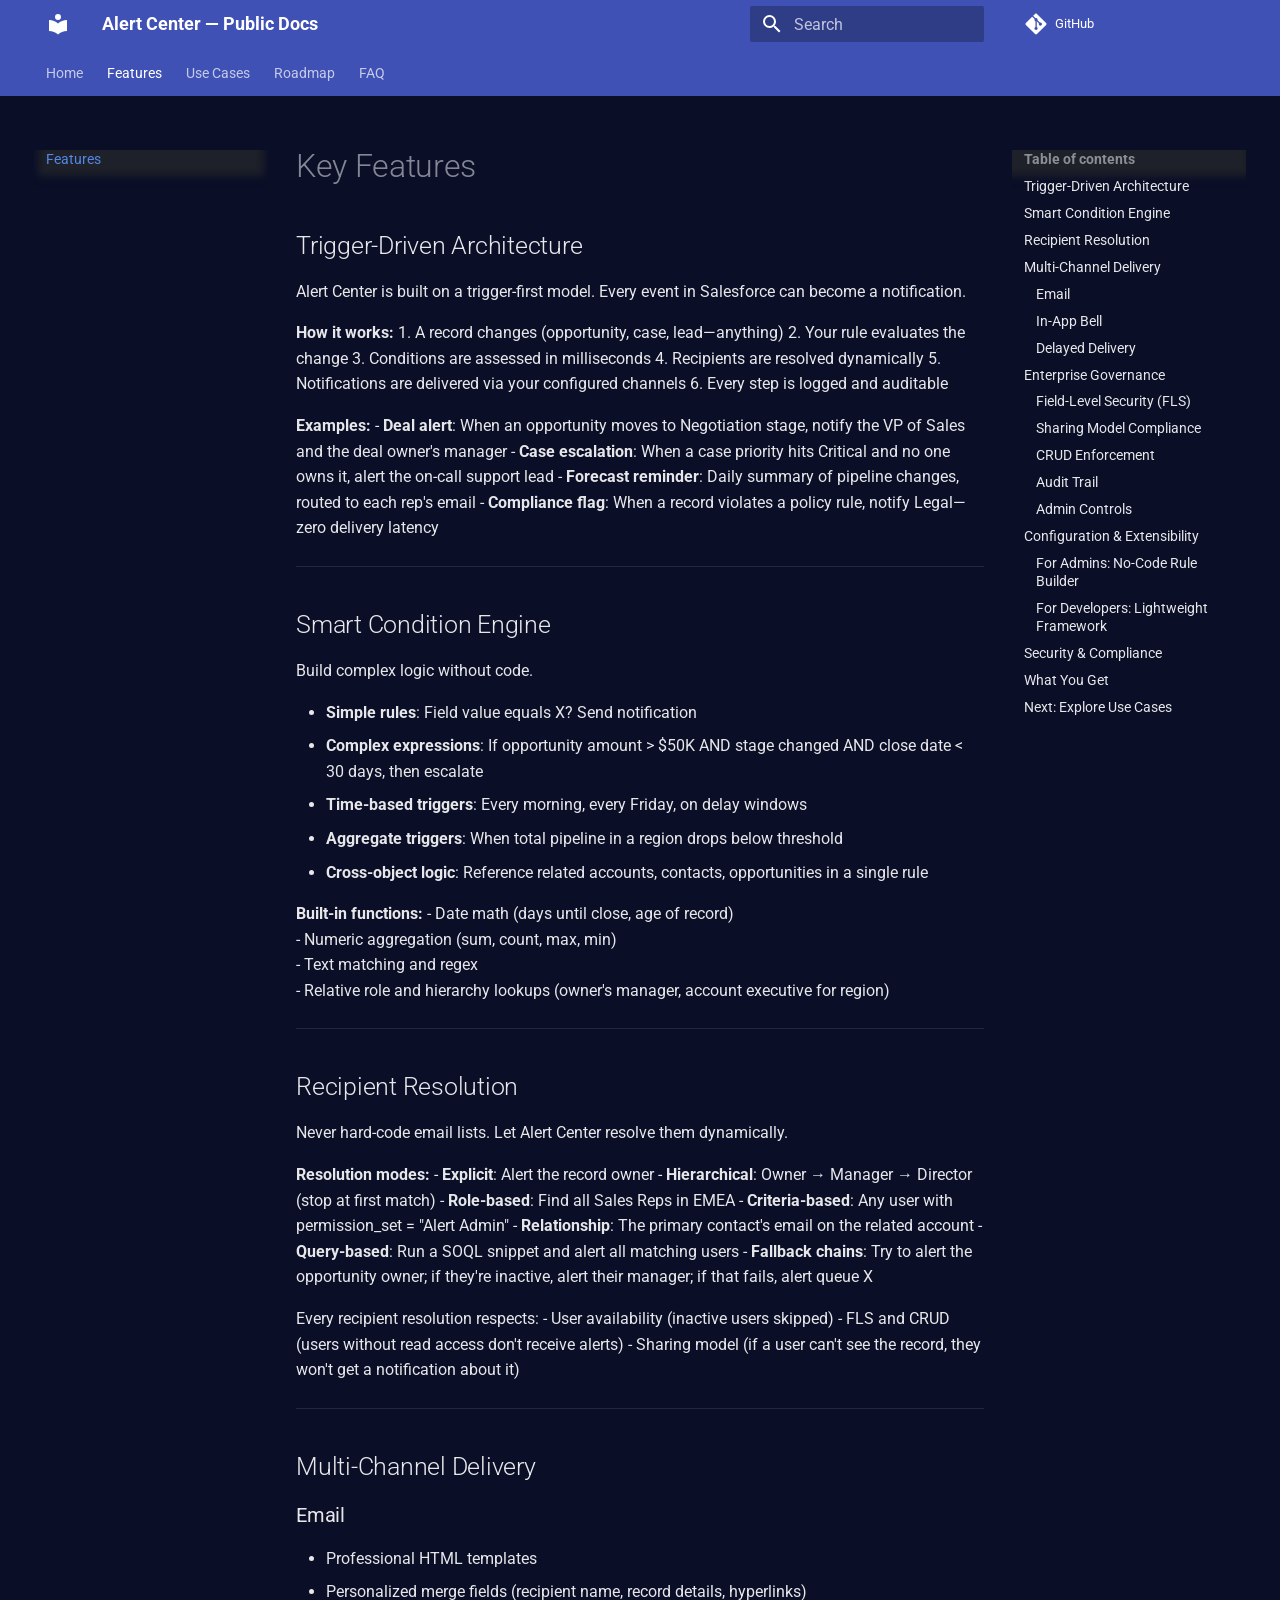
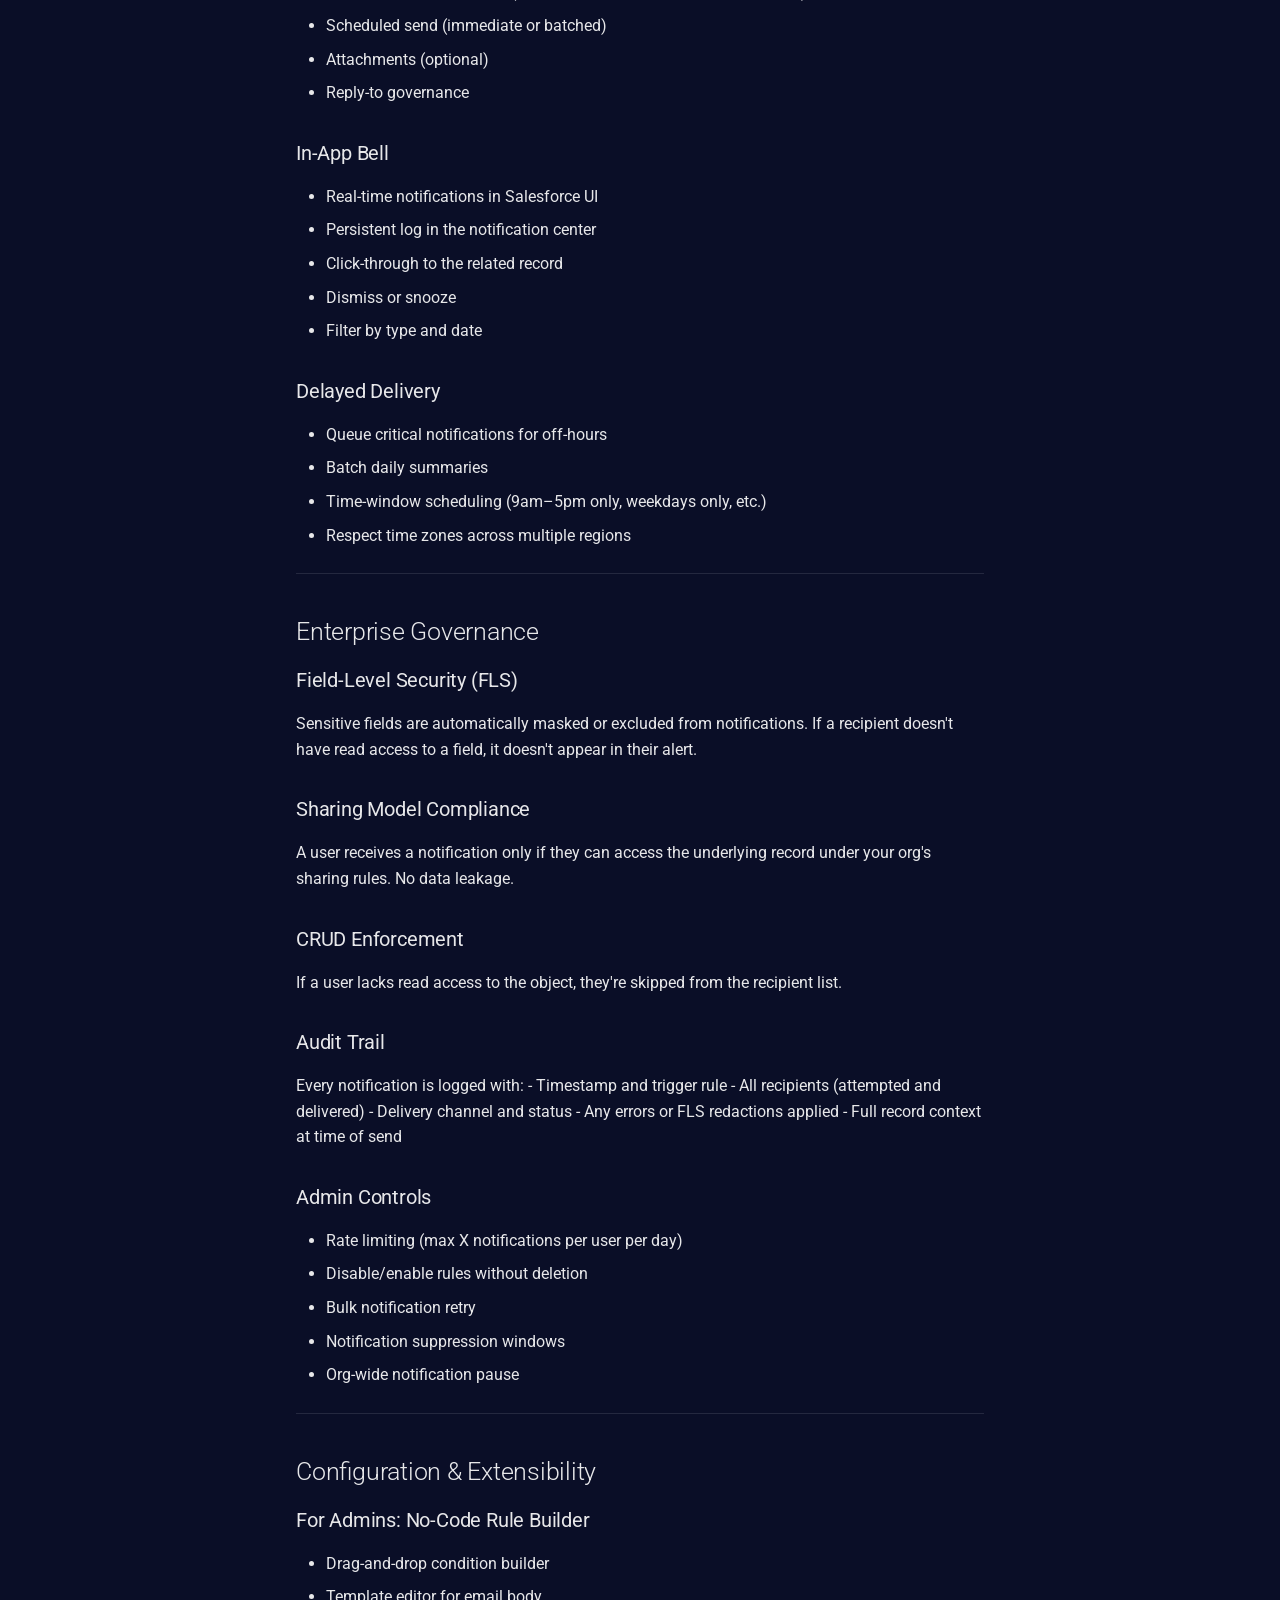
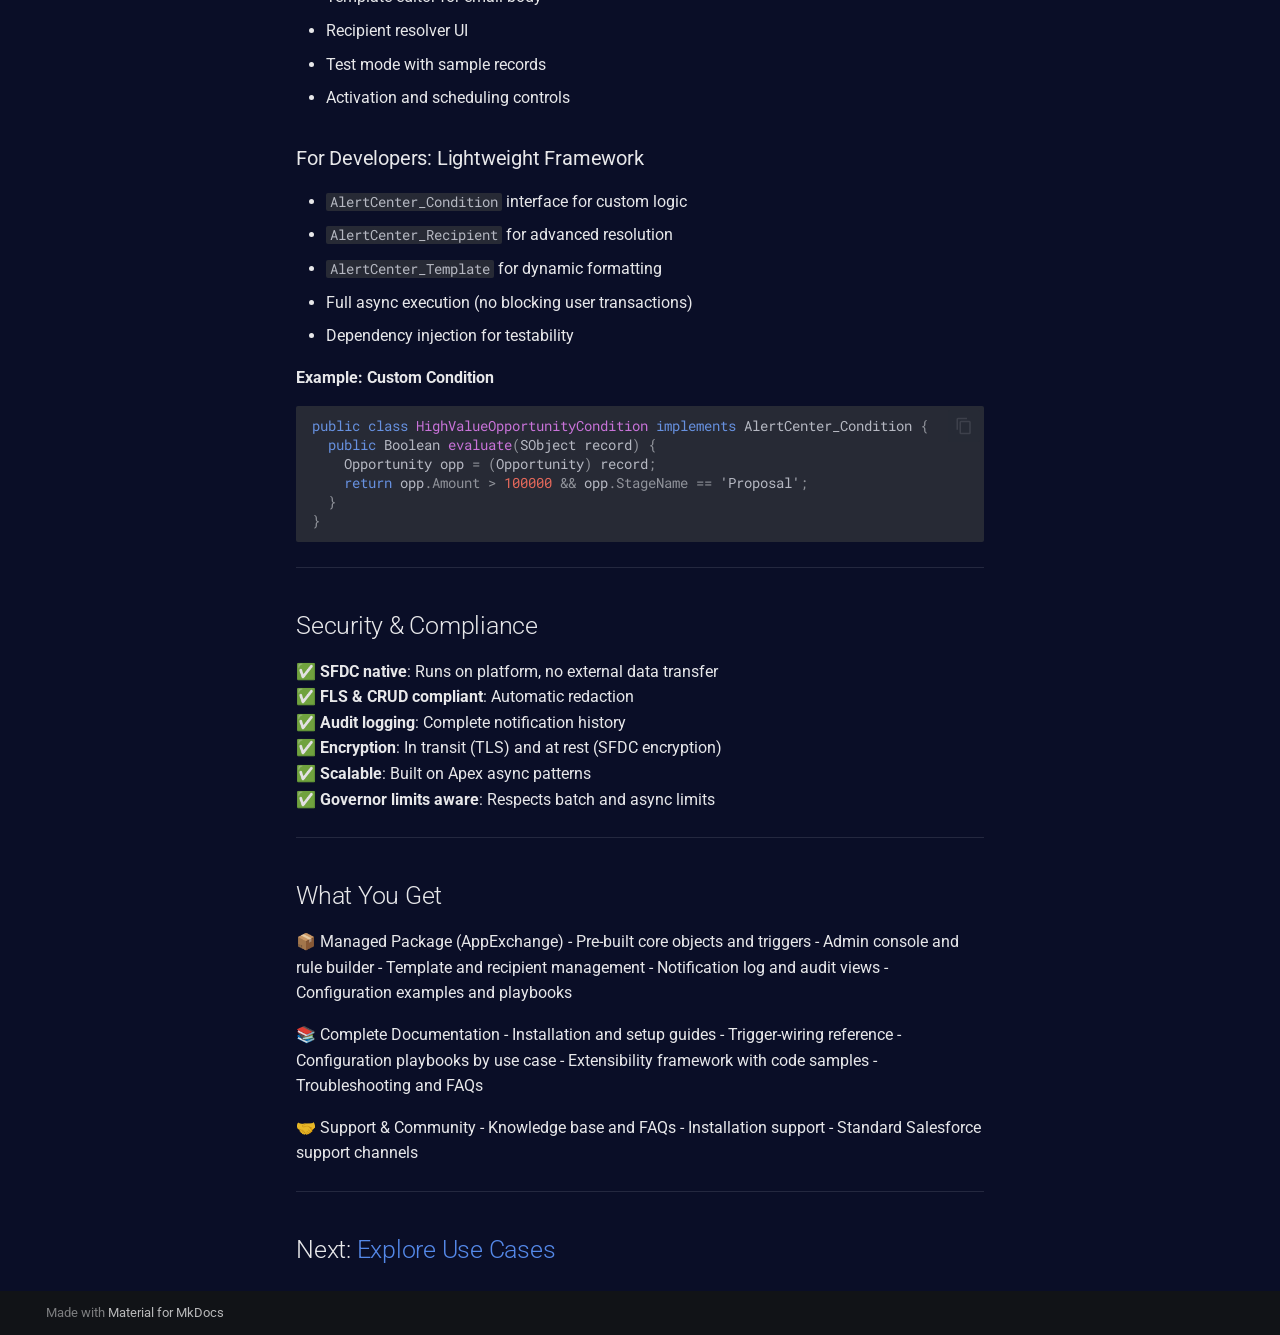
<file: features/index.html>
<!doctype html>
<html lang="en" class="no-js">
  <head>
    
      <meta charset="utf-8">
      <meta name="viewport" content="width=device-width,initial-scale=1">
      
        <meta name="description" content="The governed notification engine for Salesforce. Real-time alerts for sales, service, and operations.">
      
      
        <meta name="author" content="TTW">
      
      
        <link rel="canonical" href="https://rubicite.github.io/alert-center-docs/features/">
      
      
        <link rel="prev" href="..">
      
      
        <link rel="next" href="../usecases/">
      
      
        
      
      
      <link rel="icon" href="../assets/images/favicon.png">
      <meta name="generator" content="mkdocs-1.6.1, mkdocs-material-9.7.1">
    
    
      
        <title>Features - Alert Center — Public Docs</title>
      
    
    
      <link rel="stylesheet" href="../assets/stylesheets/main.484c7ddc.min.css">
      
        
        <link rel="stylesheet" href="../assets/stylesheets/palette.ab4e12ef.min.css">
      
      


    
    
      
    
    
      
        
        
        <link rel="preconnect" href="https://fonts.gstatic.com" crossorigin>
        <link rel="stylesheet" href="https://fonts.googleapis.com/css?family=Roboto:300,300i,400,400i,700,700i%7CRoboto+Mono:400,400i,700,700i&display=fallback">
        <style>:root{--md-text-font:"Roboto";--md-code-font:"Roboto Mono"}</style>
      
    
    
      <link rel="stylesheet" href="../stylesheets/custom.css">
    
    <script>__md_scope=new URL("..",location),__md_hash=e=>[...e].reduce(((e,_)=>(e<<5)-e+_.charCodeAt(0)),0),__md_get=(e,_=localStorage,t=__md_scope)=>JSON.parse(_.getItem(t.pathname+"."+e)),__md_set=(e,_,t=localStorage,a=__md_scope)=>{try{t.setItem(a.pathname+"."+e,JSON.stringify(_))}catch(e){}}</script>
    
      

    
    
  </head>
  
  
    
    
      
    
    
    
    
    <body dir="ltr" data-md-color-scheme="slate" data-md-color-primary="indigo" data-md-color-accent="indigo">
  
    
    <input class="md-toggle" data-md-toggle="drawer" type="checkbox" id="__drawer" autocomplete="off">
    <input class="md-toggle" data-md-toggle="search" type="checkbox" id="__search" autocomplete="off">
    <label class="md-overlay" for="__drawer"></label>
    <div data-md-component="skip">
      
        
        <a href="#key-features" class="md-skip">
          Skip to content
        </a>
      
    </div>
    <div data-md-component="announce">
      
    </div>
    
    
      

<header class="md-header" data-md-component="header">
  <nav class="md-header__inner md-grid" aria-label="Header">
    <a href=".." title="Alert Center — Public Docs" class="md-header__button md-logo" aria-label="Alert Center — Public Docs" data-md-component="logo">
      
  
  <svg xmlns="http://www.w3.org/2000/svg" viewBox="0 0 24 24"><path d="M12 8a3 3 0 0 0 3-3 3 3 0 0 0-3-3 3 3 0 0 0-3 3 3 3 0 0 0 3 3m0 3.54C9.64 9.35 6.5 8 3 8v11c3.5 0 6.64 1.35 9 3.54 2.36-2.19 5.5-3.54 9-3.54V8c-3.5 0-6.64 1.35-9 3.54"/></svg>

    </a>
    <label class="md-header__button md-icon" for="__drawer">
      
      <svg xmlns="http://www.w3.org/2000/svg" viewBox="0 0 24 24"><path d="M3 6h18v2H3zm0 5h18v2H3zm0 5h18v2H3z"/></svg>
    </label>
    <div class="md-header__title" data-md-component="header-title">
      <div class="md-header__ellipsis">
        <div class="md-header__topic">
          <span class="md-ellipsis">
            Alert Center — Public Docs
          </span>
        </div>
        <div class="md-header__topic" data-md-component="header-topic">
          <span class="md-ellipsis">
            
              Features
            
          </span>
        </div>
      </div>
    </div>
    
      
        <form class="md-header__option" data-md-component="palette">
  
    
    
    
    <input class="md-option" data-md-color-media="" data-md-color-scheme="slate" data-md-color-primary="indigo" data-md-color-accent="indigo"  aria-hidden="true"  type="radio" name="__palette" id="__palette_0">
    
  
</form>
      
    
    
      <script>var palette=__md_get("__palette");if(palette&&palette.color){if("(prefers-color-scheme)"===palette.color.media){var media=matchMedia("(prefers-color-scheme: light)"),input=document.querySelector(media.matches?"[data-md-color-media='(prefers-color-scheme: light)']":"[data-md-color-media='(prefers-color-scheme: dark)']");palette.color.media=input.getAttribute("data-md-color-media"),palette.color.scheme=input.getAttribute("data-md-color-scheme"),palette.color.primary=input.getAttribute("data-md-color-primary"),palette.color.accent=input.getAttribute("data-md-color-accent")}for(var[key,value]of Object.entries(palette.color))document.body.setAttribute("data-md-color-"+key,value)}</script>
    
    
    
      
      
        <label class="md-header__button md-icon" for="__search">
          
          <svg xmlns="http://www.w3.org/2000/svg" viewBox="0 0 24 24"><path d="M9.5 3A6.5 6.5 0 0 1 16 9.5c0 1.61-.59 3.09-1.56 4.23l.27.27h.79l5 5-1.5 1.5-5-5v-.79l-.27-.27A6.52 6.52 0 0 1 9.5 16 6.5 6.5 0 0 1 3 9.5 6.5 6.5 0 0 1 9.5 3m0 2C7 5 5 7 5 9.5S7 14 9.5 14 14 12 14 9.5 12 5 9.5 5"/></svg>
        </label>
        <div class="md-search" data-md-component="search" role="dialog">
  <label class="md-search__overlay" for="__search"></label>
  <div class="md-search__inner" role="search">
    <form class="md-search__form" name="search">
      <input type="text" class="md-search__input" name="query" aria-label="Search" placeholder="Search" autocapitalize="off" autocorrect="off" autocomplete="off" spellcheck="false" data-md-component="search-query" required>
      <label class="md-search__icon md-icon" for="__search">
        
        <svg xmlns="http://www.w3.org/2000/svg" viewBox="0 0 24 24"><path d="M9.5 3A6.5 6.5 0 0 1 16 9.5c0 1.61-.59 3.09-1.56 4.23l.27.27h.79l5 5-1.5 1.5-5-5v-.79l-.27-.27A6.52 6.52 0 0 1 9.5 16 6.5 6.5 0 0 1 3 9.5 6.5 6.5 0 0 1 9.5 3m0 2C7 5 5 7 5 9.5S7 14 9.5 14 14 12 14 9.5 12 5 9.5 5"/></svg>
        
        <svg xmlns="http://www.w3.org/2000/svg" viewBox="0 0 24 24"><path d="M20 11v2H8l5.5 5.5-1.42 1.42L4.16 12l7.92-7.92L13.5 5.5 8 11z"/></svg>
      </label>
      <nav class="md-search__options" aria-label="Search">
        
        <button type="reset" class="md-search__icon md-icon" title="Clear" aria-label="Clear" tabindex="-1">
          
          <svg xmlns="http://www.w3.org/2000/svg" viewBox="0 0 24 24"><path d="M19 6.41 17.59 5 12 10.59 6.41 5 5 6.41 10.59 12 5 17.59 6.41 19 12 13.41 17.59 19 19 17.59 13.41 12z"/></svg>
        </button>
      </nav>
      
        <div class="md-search__suggest" data-md-component="search-suggest"></div>
      
    </form>
    <div class="md-search__output">
      <div class="md-search__scrollwrap" tabindex="0" data-md-scrollfix>
        <div class="md-search-result" data-md-component="search-result">
          <div class="md-search-result__meta">
            Initializing search
          </div>
          <ol class="md-search-result__list" role="presentation"></ol>
        </div>
      </div>
    </div>
  </div>
</div>
      
    
    
      <div class="md-header__source">
        <a href="https://github.com/rubicite/alert-center-docs" title="Go to repository" class="md-source" data-md-component="source">
  <div class="md-source__icon md-icon">
    
    <svg xmlns="http://www.w3.org/2000/svg" viewBox="0 0 448 512"><!--! Font Awesome Free 7.1.0 by @fontawesome - https://fontawesome.com License - https://fontawesome.com/license/free (Icons: CC BY 4.0, Fonts: SIL OFL 1.1, Code: MIT License) Copyright 2025 Fonticons, Inc.--><path d="M439.6 236.1 244 40.5c-5.4-5.5-12.8-8.5-20.4-8.5s-15 3-20.4 8.4L162.5 81l51.5 51.5c27.1-9.1 52.7 16.8 43.4 43.7l49.7 49.7c34.2-11.8 61.2 31 35.5 56.7-26.5 26.5-70.2-2.9-56-37.3L240.3 199v121.9c25.3 12.5 22.3 41.8 9.1 55-6.4 6.4-15.2 10.1-24.3 10.1s-17.8-3.6-24.3-10.1c-17.6-17.6-11.1-46.9 11.2-56v-123c-20.8-8.5-24.6-30.7-18.6-45L142.6 101 8.5 235.1C3 240.6 0 247.9 0 255.5s3 15 8.5 20.4l195.6 195.7c5.4 5.4 12.7 8.4 20.4 8.4s15-3 20.4-8.4l194.7-194.7c5.4-5.4 8.4-12.8 8.4-20.4s-3-15-8.4-20.4"/></svg>
  </div>
  <div class="md-source__repository">
    GitHub
  </div>
</a>
      </div>
    
  </nav>
  
</header>
    
    <div class="md-container" data-md-component="container">
      
      
        
          
            
<nav class="md-tabs" aria-label="Tabs" data-md-component="tabs">
  <div class="md-grid">
    <ul class="md-tabs__list">
      
        
  
  
  
  
    <li class="md-tabs__item">
      <a href=".." class="md-tabs__link">
        
  
  
    
  
  Home

      </a>
    </li>
  

      
        
  
  
  
    
  
  
    <li class="md-tabs__item md-tabs__item--active">
      <a href="./" class="md-tabs__link">
        
  
  
    
  
  Features

      </a>
    </li>
  

      
        
  
  
  
  
    <li class="md-tabs__item">
      <a href="../usecases/" class="md-tabs__link">
        
  
  
    
  
  Use Cases

      </a>
    </li>
  

      
        
  
  
  
  
    <li class="md-tabs__item">
      <a href="../roadmap/" class="md-tabs__link">
        
  
  
    
  
  Roadmap

      </a>
    </li>
  

      
        
  
  
  
  
    <li class="md-tabs__item">
      <a href="../faq/" class="md-tabs__link">
        
  
  
    
  
  FAQ

      </a>
    </li>
  

      
    </ul>
  </div>
</nav>
          
        
      
      <main class="md-main" data-md-component="main">
        <div class="md-main__inner md-grid">
          
            
              
              <div class="md-sidebar md-sidebar--primary" data-md-component="sidebar" data-md-type="navigation" >
                <div class="md-sidebar__scrollwrap">
                  <div class="md-sidebar__inner">
                    


  


<nav class="md-nav md-nav--primary md-nav--lifted" aria-label="Navigation" data-md-level="0">
  <label class="md-nav__title" for="__drawer">
    <a href=".." title="Alert Center — Public Docs" class="md-nav__button md-logo" aria-label="Alert Center — Public Docs" data-md-component="logo">
      
  
  <svg xmlns="http://www.w3.org/2000/svg" viewBox="0 0 24 24"><path d="M12 8a3 3 0 0 0 3-3 3 3 0 0 0-3-3 3 3 0 0 0-3 3 3 3 0 0 0 3 3m0 3.54C9.64 9.35 6.5 8 3 8v11c3.5 0 6.64 1.35 9 3.54 2.36-2.19 5.5-3.54 9-3.54V8c-3.5 0-6.64 1.35-9 3.54"/></svg>

    </a>
    Alert Center — Public Docs
  </label>
  
    <div class="md-nav__source">
      <a href="https://github.com/rubicite/alert-center-docs" title="Go to repository" class="md-source" data-md-component="source">
  <div class="md-source__icon md-icon">
    
    <svg xmlns="http://www.w3.org/2000/svg" viewBox="0 0 448 512"><!--! Font Awesome Free 7.1.0 by @fontawesome - https://fontawesome.com License - https://fontawesome.com/license/free (Icons: CC BY 4.0, Fonts: SIL OFL 1.1, Code: MIT License) Copyright 2025 Fonticons, Inc.--><path d="M439.6 236.1 244 40.5c-5.4-5.5-12.8-8.5-20.4-8.5s-15 3-20.4 8.4L162.5 81l51.5 51.5c27.1-9.1 52.7 16.8 43.4 43.7l49.7 49.7c34.2-11.8 61.2 31 35.5 56.7-26.5 26.5-70.2-2.9-56-37.3L240.3 199v121.9c25.3 12.5 22.3 41.8 9.1 55-6.4 6.4-15.2 10.1-24.3 10.1s-17.8-3.6-24.3-10.1c-17.6-17.6-11.1-46.9 11.2-56v-123c-20.8-8.5-24.6-30.7-18.6-45L142.6 101 8.5 235.1C3 240.6 0 247.9 0 255.5s3 15 8.5 20.4l195.6 195.7c5.4 5.4 12.7 8.4 20.4 8.4s15-3 20.4-8.4l194.7-194.7c5.4-5.4 8.4-12.8 8.4-20.4s-3-15-8.4-20.4"/></svg>
  </div>
  <div class="md-source__repository">
    GitHub
  </div>
</a>
    </div>
  
  <ul class="md-nav__list" data-md-scrollfix>
    
      
      
  
  
  
  
    <li class="md-nav__item">
      <a href=".." class="md-nav__link">
        
  
  
  <span class="md-ellipsis">
    
  
    Home
  

    
  </span>
  
  

      </a>
    </li>
  

    
      
      
  
  
    
  
  
  
    <li class="md-nav__item md-nav__item--active">
      
      <input class="md-nav__toggle md-toggle" type="checkbox" id="__toc">
      
      
        
      
      
        <label class="md-nav__link md-nav__link--active" for="__toc">
          
  
  
  <span class="md-ellipsis">
    
  
    Features
  

    
  </span>
  
  

          <span class="md-nav__icon md-icon"></span>
        </label>
      
      <a href="./" class="md-nav__link md-nav__link--active">
        
  
  
  <span class="md-ellipsis">
    
  
    Features
  

    
  </span>
  
  

      </a>
      
        

<nav class="md-nav md-nav--secondary" aria-label="Table of contents">
  
  
  
    
  
  
    <label class="md-nav__title" for="__toc">
      <span class="md-nav__icon md-icon"></span>
      Table of contents
    </label>
    <ul class="md-nav__list" data-md-component="toc" data-md-scrollfix>
      
        <li class="md-nav__item">
  <a href="#trigger-driven-architecture" class="md-nav__link">
    <span class="md-ellipsis">
      
        Trigger-Driven Architecture
      
    </span>
  </a>
  
</li>
      
        <li class="md-nav__item">
  <a href="#smart-condition-engine" class="md-nav__link">
    <span class="md-ellipsis">
      
        Smart Condition Engine
      
    </span>
  </a>
  
</li>
      
        <li class="md-nav__item">
  <a href="#recipient-resolution" class="md-nav__link">
    <span class="md-ellipsis">
      
        Recipient Resolution
      
    </span>
  </a>
  
</li>
      
        <li class="md-nav__item">
  <a href="#multi-channel-delivery" class="md-nav__link">
    <span class="md-ellipsis">
      
        Multi-Channel Delivery
      
    </span>
  </a>
  
    <nav class="md-nav" aria-label="Multi-Channel Delivery">
      <ul class="md-nav__list">
        
          <li class="md-nav__item">
  <a href="#email" class="md-nav__link">
    <span class="md-ellipsis">
      
        Email
      
    </span>
  </a>
  
</li>
        
          <li class="md-nav__item">
  <a href="#in-app-bell" class="md-nav__link">
    <span class="md-ellipsis">
      
        In-App Bell
      
    </span>
  </a>
  
</li>
        
          <li class="md-nav__item">
  <a href="#delayed-delivery" class="md-nav__link">
    <span class="md-ellipsis">
      
        Delayed Delivery
      
    </span>
  </a>
  
</li>
        
      </ul>
    </nav>
  
</li>
      
        <li class="md-nav__item">
  <a href="#enterprise-governance" class="md-nav__link">
    <span class="md-ellipsis">
      
        Enterprise Governance
      
    </span>
  </a>
  
    <nav class="md-nav" aria-label="Enterprise Governance">
      <ul class="md-nav__list">
        
          <li class="md-nav__item">
  <a href="#field-level-security-fls" class="md-nav__link">
    <span class="md-ellipsis">
      
        Field-Level Security (FLS)
      
    </span>
  </a>
  
</li>
        
          <li class="md-nav__item">
  <a href="#sharing-model-compliance" class="md-nav__link">
    <span class="md-ellipsis">
      
        Sharing Model Compliance
      
    </span>
  </a>
  
</li>
        
          <li class="md-nav__item">
  <a href="#crud-enforcement" class="md-nav__link">
    <span class="md-ellipsis">
      
        CRUD Enforcement
      
    </span>
  </a>
  
</li>
        
          <li class="md-nav__item">
  <a href="#audit-trail" class="md-nav__link">
    <span class="md-ellipsis">
      
        Audit Trail
      
    </span>
  </a>
  
</li>
        
          <li class="md-nav__item">
  <a href="#admin-controls" class="md-nav__link">
    <span class="md-ellipsis">
      
        Admin Controls
      
    </span>
  </a>
  
</li>
        
      </ul>
    </nav>
  
</li>
      
        <li class="md-nav__item">
  <a href="#configuration-extensibility" class="md-nav__link">
    <span class="md-ellipsis">
      
        Configuration &amp; Extensibility
      
    </span>
  </a>
  
    <nav class="md-nav" aria-label="Configuration &amp; Extensibility">
      <ul class="md-nav__list">
        
          <li class="md-nav__item">
  <a href="#for-admins-no-code-rule-builder" class="md-nav__link">
    <span class="md-ellipsis">
      
        For Admins: No-Code Rule Builder
      
    </span>
  </a>
  
</li>
        
          <li class="md-nav__item">
  <a href="#for-developers-lightweight-framework" class="md-nav__link">
    <span class="md-ellipsis">
      
        For Developers: Lightweight Framework
      
    </span>
  </a>
  
</li>
        
      </ul>
    </nav>
  
</li>
      
        <li class="md-nav__item">
  <a href="#security-compliance" class="md-nav__link">
    <span class="md-ellipsis">
      
        Security &amp; Compliance
      
    </span>
  </a>
  
</li>
      
        <li class="md-nav__item">
  <a href="#what-you-get" class="md-nav__link">
    <span class="md-ellipsis">
      
        What You Get
      
    </span>
  </a>
  
</li>
      
        <li class="md-nav__item">
  <a href="#next-explore-use-cases" class="md-nav__link">
    <span class="md-ellipsis">
      
        Next: Explore Use Cases
      
    </span>
  </a>
  
</li>
      
    </ul>
  
</nav>
      
    </li>
  

    
      
      
  
  
  
  
    <li class="md-nav__item">
      <a href="../usecases/" class="md-nav__link">
        
  
  
  <span class="md-ellipsis">
    
  
    Use Cases
  

    
  </span>
  
  

      </a>
    </li>
  

    
      
      
  
  
  
  
    <li class="md-nav__item">
      <a href="../roadmap/" class="md-nav__link">
        
  
  
  <span class="md-ellipsis">
    
  
    Roadmap
  

    
  </span>
  
  

      </a>
    </li>
  

    
      
      
  
  
  
  
    <li class="md-nav__item">
      <a href="../faq/" class="md-nav__link">
        
  
  
  <span class="md-ellipsis">
    
  
    FAQ
  

    
  </span>
  
  

      </a>
    </li>
  

    
  </ul>
</nav>
                  </div>
                </div>
              </div>
            
            
              
              <div class="md-sidebar md-sidebar--secondary" data-md-component="sidebar" data-md-type="toc" >
                <div class="md-sidebar__scrollwrap">
                  <div class="md-sidebar__inner">
                    

<nav class="md-nav md-nav--secondary" aria-label="Table of contents">
  
  
  
    
  
  
    <label class="md-nav__title" for="__toc">
      <span class="md-nav__icon md-icon"></span>
      Table of contents
    </label>
    <ul class="md-nav__list" data-md-component="toc" data-md-scrollfix>
      
        <li class="md-nav__item">
  <a href="#trigger-driven-architecture" class="md-nav__link">
    <span class="md-ellipsis">
      
        Trigger-Driven Architecture
      
    </span>
  </a>
  
</li>
      
        <li class="md-nav__item">
  <a href="#smart-condition-engine" class="md-nav__link">
    <span class="md-ellipsis">
      
        Smart Condition Engine
      
    </span>
  </a>
  
</li>
      
        <li class="md-nav__item">
  <a href="#recipient-resolution" class="md-nav__link">
    <span class="md-ellipsis">
      
        Recipient Resolution
      
    </span>
  </a>
  
</li>
      
        <li class="md-nav__item">
  <a href="#multi-channel-delivery" class="md-nav__link">
    <span class="md-ellipsis">
      
        Multi-Channel Delivery
      
    </span>
  </a>
  
    <nav class="md-nav" aria-label="Multi-Channel Delivery">
      <ul class="md-nav__list">
        
          <li class="md-nav__item">
  <a href="#email" class="md-nav__link">
    <span class="md-ellipsis">
      
        Email
      
    </span>
  </a>
  
</li>
        
          <li class="md-nav__item">
  <a href="#in-app-bell" class="md-nav__link">
    <span class="md-ellipsis">
      
        In-App Bell
      
    </span>
  </a>
  
</li>
        
          <li class="md-nav__item">
  <a href="#delayed-delivery" class="md-nav__link">
    <span class="md-ellipsis">
      
        Delayed Delivery
      
    </span>
  </a>
  
</li>
        
      </ul>
    </nav>
  
</li>
      
        <li class="md-nav__item">
  <a href="#enterprise-governance" class="md-nav__link">
    <span class="md-ellipsis">
      
        Enterprise Governance
      
    </span>
  </a>
  
    <nav class="md-nav" aria-label="Enterprise Governance">
      <ul class="md-nav__list">
        
          <li class="md-nav__item">
  <a href="#field-level-security-fls" class="md-nav__link">
    <span class="md-ellipsis">
      
        Field-Level Security (FLS)
      
    </span>
  </a>
  
</li>
        
          <li class="md-nav__item">
  <a href="#sharing-model-compliance" class="md-nav__link">
    <span class="md-ellipsis">
      
        Sharing Model Compliance
      
    </span>
  </a>
  
</li>
        
          <li class="md-nav__item">
  <a href="#crud-enforcement" class="md-nav__link">
    <span class="md-ellipsis">
      
        CRUD Enforcement
      
    </span>
  </a>
  
</li>
        
          <li class="md-nav__item">
  <a href="#audit-trail" class="md-nav__link">
    <span class="md-ellipsis">
      
        Audit Trail
      
    </span>
  </a>
  
</li>
        
          <li class="md-nav__item">
  <a href="#admin-controls" class="md-nav__link">
    <span class="md-ellipsis">
      
        Admin Controls
      
    </span>
  </a>
  
</li>
        
      </ul>
    </nav>
  
</li>
      
        <li class="md-nav__item">
  <a href="#configuration-extensibility" class="md-nav__link">
    <span class="md-ellipsis">
      
        Configuration &amp; Extensibility
      
    </span>
  </a>
  
    <nav class="md-nav" aria-label="Configuration &amp; Extensibility">
      <ul class="md-nav__list">
        
          <li class="md-nav__item">
  <a href="#for-admins-no-code-rule-builder" class="md-nav__link">
    <span class="md-ellipsis">
      
        For Admins: No-Code Rule Builder
      
    </span>
  </a>
  
</li>
        
          <li class="md-nav__item">
  <a href="#for-developers-lightweight-framework" class="md-nav__link">
    <span class="md-ellipsis">
      
        For Developers: Lightweight Framework
      
    </span>
  </a>
  
</li>
        
      </ul>
    </nav>
  
</li>
      
        <li class="md-nav__item">
  <a href="#security-compliance" class="md-nav__link">
    <span class="md-ellipsis">
      
        Security &amp; Compliance
      
    </span>
  </a>
  
</li>
      
        <li class="md-nav__item">
  <a href="#what-you-get" class="md-nav__link">
    <span class="md-ellipsis">
      
        What You Get
      
    </span>
  </a>
  
</li>
      
        <li class="md-nav__item">
  <a href="#next-explore-use-cases" class="md-nav__link">
    <span class="md-ellipsis">
      
        Next: Explore Use Cases
      
    </span>
  </a>
  
</li>
      
    </ul>
  
</nav>
                  </div>
                </div>
              </div>
            
          
          
            <div class="md-content" data-md-component="content">
              
              <article class="md-content__inner md-typeset">
                
                  


  
  


<h1 id="key-features">Key Features<a class="headerlink" href="#key-features" title="Permanent link">&para;</a></h1>
<h2 id="trigger-driven-architecture">Trigger-Driven Architecture<a class="headerlink" href="#trigger-driven-architecture" title="Permanent link">&para;</a></h2>
<p>Alert Center is built on a trigger-first model. Every event in Salesforce can become a notification.</p>
<p><strong>How it works:</strong>
1. A record changes (opportunity, case, lead—anything)
2. Your rule evaluates the change
3. Conditions are assessed in milliseconds
4. Recipients are resolved dynamically
5. Notifications are delivered via your configured channels
6. Every step is logged and auditable</p>
<p><strong>Examples:</strong>
- <strong>Deal alert</strong>: When an opportunity moves to Negotiation stage, notify the VP of Sales and the deal owner's manager
- <strong>Case escalation</strong>: When a case priority hits Critical and no one owns it, alert the on-call support lead
- <strong>Forecast reminder</strong>: Daily summary of pipeline changes, routed to each rep's email
- <strong>Compliance flag</strong>: When a record violates a policy rule, notify Legal—zero delivery latency</p>
<hr />
<h2 id="smart-condition-engine">Smart Condition Engine<a class="headerlink" href="#smart-condition-engine" title="Permanent link">&para;</a></h2>
<p>Build complex logic without code.</p>
<ul>
<li><strong>Simple rules</strong>: Field value equals X? Send notification</li>
<li><strong>Complex expressions</strong>: If opportunity amount &gt; $50K AND stage changed AND close date &lt; 30 days, then escalate</li>
<li><strong>Time-based triggers</strong>: Every morning, every Friday, on delay windows</li>
<li><strong>Aggregate triggers</strong>: When total pipeline in a region drops below threshold</li>
<li><strong>Cross-object logic</strong>: Reference related accounts, contacts, opportunities in a single rule</li>
</ul>
<p><strong>Built-in functions:</strong>
- Date math (days until close, age of record)<br />
- Numeric aggregation (sum, count, max, min)<br />
- Text matching and regex<br />
- Relative role and hierarchy lookups (owner's manager, account executive for region)  </p>
<hr />
<h2 id="recipient-resolution">Recipient Resolution<a class="headerlink" href="#recipient-resolution" title="Permanent link">&para;</a></h2>
<p>Never hard-code email lists. Let Alert Center resolve them dynamically.</p>
<p><strong>Resolution modes:</strong>
- <strong>Explicit</strong>: Alert the record owner
- <strong>Hierarchical</strong>: Owner → Manager → Director (stop at first match)
- <strong>Role-based</strong>: Find all Sales Reps in EMEA
- <strong>Criteria-based</strong>: Any user with permission_set = "Alert Admin"
- <strong>Relationship</strong>: The primary contact's email on the related account
- <strong>Query-based</strong>: Run a SOQL snippet and alert all matching users
- <strong>Fallback chains</strong>: Try to alert the opportunity owner; if they're inactive, alert their manager; if that fails, alert queue X</p>
<p>Every recipient resolution respects:
- User availability (inactive users skipped)
- FLS and CRUD (users without read access don't receive alerts)
- Sharing model (if a user can't see the record, they won't get a notification about it)</p>
<hr />
<h2 id="multi-channel-delivery">Multi-Channel Delivery<a class="headerlink" href="#multi-channel-delivery" title="Permanent link">&para;</a></h2>
<h3 id="email">Email<a class="headerlink" href="#email" title="Permanent link">&para;</a></h3>
<ul>
<li>Professional HTML templates</li>
<li>Personalized merge fields (recipient name, record details, hyperlinks)</li>
<li>Scheduled send (immediate or batched)</li>
<li>Attachments (optional)</li>
<li>Reply-to governance</li>
</ul>
<h3 id="in-app-bell">In-App Bell<a class="headerlink" href="#in-app-bell" title="Permanent link">&para;</a></h3>
<ul>
<li>Real-time notifications in Salesforce UI</li>
<li>Persistent log in the notification center</li>
<li>Click-through to the related record</li>
<li>Dismiss or snooze</li>
<li>Filter by type and date</li>
</ul>
<h3 id="delayed-delivery">Delayed Delivery<a class="headerlink" href="#delayed-delivery" title="Permanent link">&para;</a></h3>
<ul>
<li>Queue critical notifications for off-hours</li>
<li>Batch daily summaries</li>
<li>Time-window scheduling (9am–5pm only, weekdays only, etc.)</li>
<li>Respect time zones across multiple regions</li>
</ul>
<hr />
<h2 id="enterprise-governance">Enterprise Governance<a class="headerlink" href="#enterprise-governance" title="Permanent link">&para;</a></h2>
<h3 id="field-level-security-fls">Field-Level Security (FLS)<a class="headerlink" href="#field-level-security-fls" title="Permanent link">&para;</a></h3>
<p>Sensitive fields are automatically masked or excluded from notifications. If a recipient doesn't have read access to a field, it doesn't appear in their alert.</p>
<h3 id="sharing-model-compliance">Sharing Model Compliance<a class="headerlink" href="#sharing-model-compliance" title="Permanent link">&para;</a></h3>
<p>A user receives a notification only if they can access the underlying record under your org's sharing rules. No data leakage.</p>
<h3 id="crud-enforcement">CRUD Enforcement<a class="headerlink" href="#crud-enforcement" title="Permanent link">&para;</a></h3>
<p>If a user lacks read access to the object, they're skipped from the recipient list.</p>
<h3 id="audit-trail">Audit Trail<a class="headerlink" href="#audit-trail" title="Permanent link">&para;</a></h3>
<p>Every notification is logged with:
- Timestamp and trigger rule
- All recipients (attempted and delivered)
- Delivery channel and status
- Any errors or FLS redactions applied
- Full record context at time of send</p>
<h3 id="admin-controls">Admin Controls<a class="headerlink" href="#admin-controls" title="Permanent link">&para;</a></h3>
<ul>
<li>Rate limiting (max X notifications per user per day)</li>
<li>Disable/enable rules without deletion</li>
<li>Bulk notification retry</li>
<li>Notification suppression windows</li>
<li>Org-wide notification pause</li>
</ul>
<hr />
<h2 id="configuration-extensibility">Configuration &amp; Extensibility<a class="headerlink" href="#configuration-extensibility" title="Permanent link">&para;</a></h2>
<h3 id="for-admins-no-code-rule-builder">For Admins: No-Code Rule Builder<a class="headerlink" href="#for-admins-no-code-rule-builder" title="Permanent link">&para;</a></h3>
<ul>
<li>Drag-and-drop condition builder</li>
<li>Template editor for email body</li>
<li>Recipient resolver UI</li>
<li>Test mode with sample records</li>
<li>Activation and scheduling controls</li>
</ul>
<h3 id="for-developers-lightweight-framework">For Developers: Lightweight Framework<a class="headerlink" href="#for-developers-lightweight-framework" title="Permanent link">&para;</a></h3>
<ul>
<li><code>AlertCenter_Condition</code> interface for custom logic</li>
<li><code>AlertCenter_Recipient</code> for advanced resolution</li>
<li><code>AlertCenter_Template</code> for dynamic formatting</li>
<li>Full async execution (no blocking user transactions)</li>
<li>Dependency injection for testability</li>
</ul>
<p><strong>Example: Custom Condition</strong>
<div class="highlight"><pre><span></span><code><span class="kd">public</span><span class="w"> </span><span class="kd">class</span> <span class="nc">HighValueOpportunityCondition</span><span class="w"> </span><span class="kd">implements</span><span class="w"> </span><span class="n">AlertCenter_Condition</span><span class="w"> </span><span class="p">{</span>
<span class="w">  </span><span class="kd">public</span><span class="w"> </span><span class="n">Boolean</span><span class="w"> </span><span class="nf">evaluate</span><span class="p">(</span><span class="n">SObject</span><span class="w"> </span><span class="n">record</span><span class="p">)</span><span class="w"> </span><span class="p">{</span>
<span class="w">    </span><span class="n">Opportunity</span><span class="w"> </span><span class="n">opp</span><span class="w"> </span><span class="o">=</span><span class="w"> </span><span class="p">(</span><span class="n">Opportunity</span><span class="p">)</span><span class="w"> </span><span class="n">record</span><span class="p">;</span>
<span class="w">    </span><span class="k">return</span><span class="w"> </span><span class="n">opp</span><span class="p">.</span><span class="na">Amount</span><span class="w"> </span><span class="o">&gt;</span><span class="w"> </span><span class="mi">100000</span><span class="w"> </span><span class="o">&amp;&amp;</span><span class="w"> </span><span class="n">opp</span><span class="p">.</span><span class="na">StageName</span><span class="w"> </span><span class="o">==</span><span class="w"> </span><span class="err">&#39;</span><span class="n">Proposal</span><span class="err">&#39;</span><span class="p">;</span>
<span class="w">  </span><span class="p">}</span>
<span class="p">}</span>
</code></pre></div></p>
<hr />
<h2 id="security-compliance">Security &amp; Compliance<a class="headerlink" href="#security-compliance" title="Permanent link">&para;</a></h2>
<p>✅ <strong>SFDC native</strong>: Runs on platform, no external data transfer<br />
✅ <strong>FLS &amp; CRUD compliant</strong>: Automatic redaction<br />
✅ <strong>Audit logging</strong>: Complete notification history<br />
✅ <strong>Encryption</strong>: In transit (TLS) and at rest (SFDC encryption)<br />
✅ <strong>Scalable</strong>: Built on Apex async patterns<br />
✅ <strong>Governor limits aware</strong>: Respects batch and async limits  </p>
<hr />
<h2 id="what-you-get">What You Get<a class="headerlink" href="#what-you-get" title="Permanent link">&para;</a></h2>
<p>📦 Managed Package (AppExchange)
- Pre-built core objects and triggers
- Admin console and rule builder
- Template and recipient management
- Notification log and audit views
- Configuration examples and playbooks</p>
<p>📚 Complete Documentation
- Installation and setup guides
- Trigger-wiring reference
- Configuration playbooks by use case
- Extensibility framework with code samples
- Troubleshooting and FAQs</p>
<p>🤝 Support &amp; Community
- Knowledge base and FAQs
- Installation support
- Standard Salesforce support channels</p>
<hr />
<h2 id="next-explore-use-cases">Next: <a href="../usecases/">Explore Use Cases</a><a class="headerlink" href="#next-explore-use-cases" title="Permanent link">&para;</a></h2>












                
              </article>
            </div>
          
          
<script>var target=document.getElementById(location.hash.slice(1));target&&target.name&&(target.checked=target.name.startsWith("__tabbed_"))</script>
        </div>
        
      </main>
      
        <footer class="md-footer">
  
  <div class="md-footer-meta md-typeset">
    <div class="md-footer-meta__inner md-grid">
      <div class="md-copyright">
  
  
    Made with
    <a href="https://squidfunk.github.io/mkdocs-material/" target="_blank" rel="noopener">
      Material for MkDocs
    </a>
  
</div>
      
    </div>
  </div>
</footer>
      
    </div>
    <div class="md-dialog" data-md-component="dialog">
      <div class="md-dialog__inner md-typeset"></div>
    </div>
    
    
    
      
      
      <script id="__config" type="application/json">{"annotate": null, "base": "..", "features": ["navigation.instant", "navigation.tracking", "navigation.indexes", "navigation.tabs", "search.suggest", "search.highlight", "content.code.copy"], "search": "../assets/javascripts/workers/search.2c215733.min.js", "tags": null, "translations": {"clipboard.copied": "Copied to clipboard", "clipboard.copy": "Copy to clipboard", "search.result.more.one": "1 more on this page", "search.result.more.other": "# more on this page", "search.result.none": "No matching documents", "search.result.one": "1 matching document", "search.result.other": "# matching documents", "search.result.placeholder": "Type to start searching", "search.result.term.missing": "Missing", "select.version": "Select version"}, "version": null}</script>
    
    
      <script src="../assets/javascripts/bundle.79ae519e.min.js"></script>
      
    
  </body>
</html>
</file>
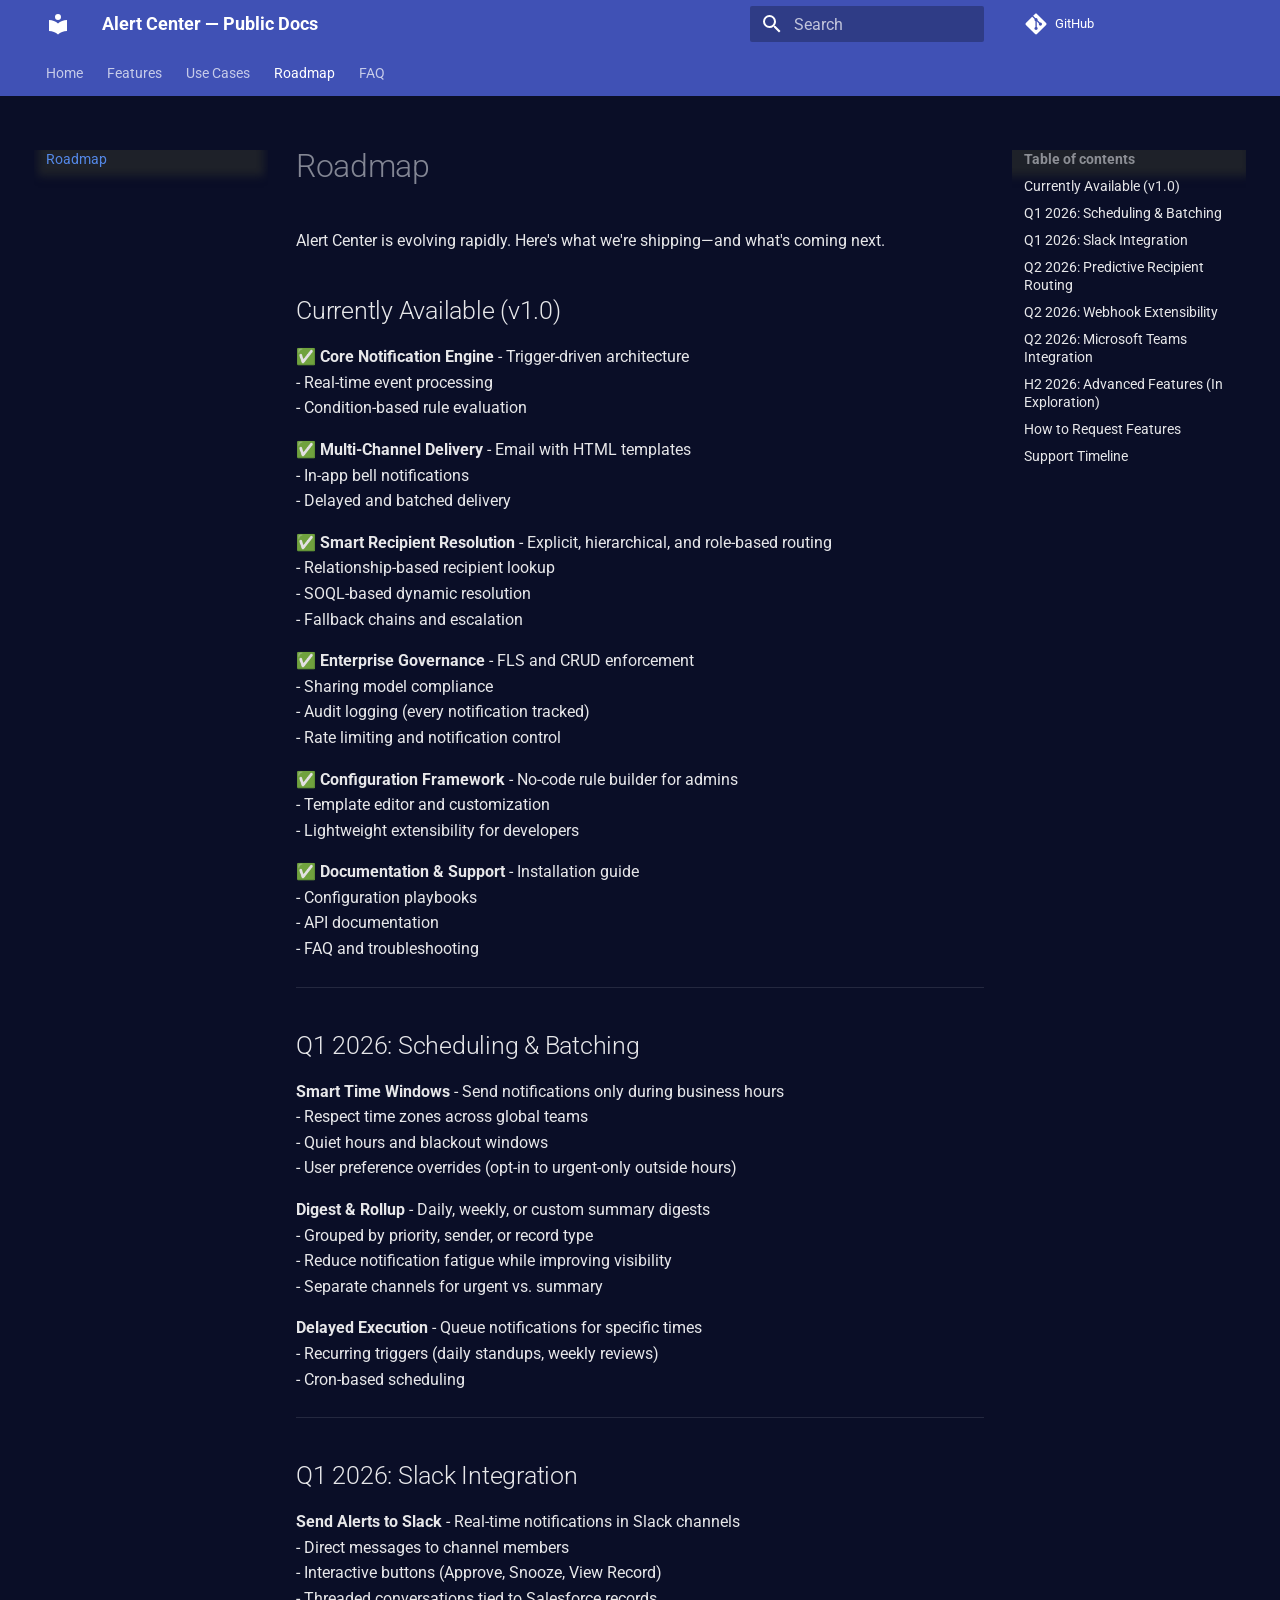
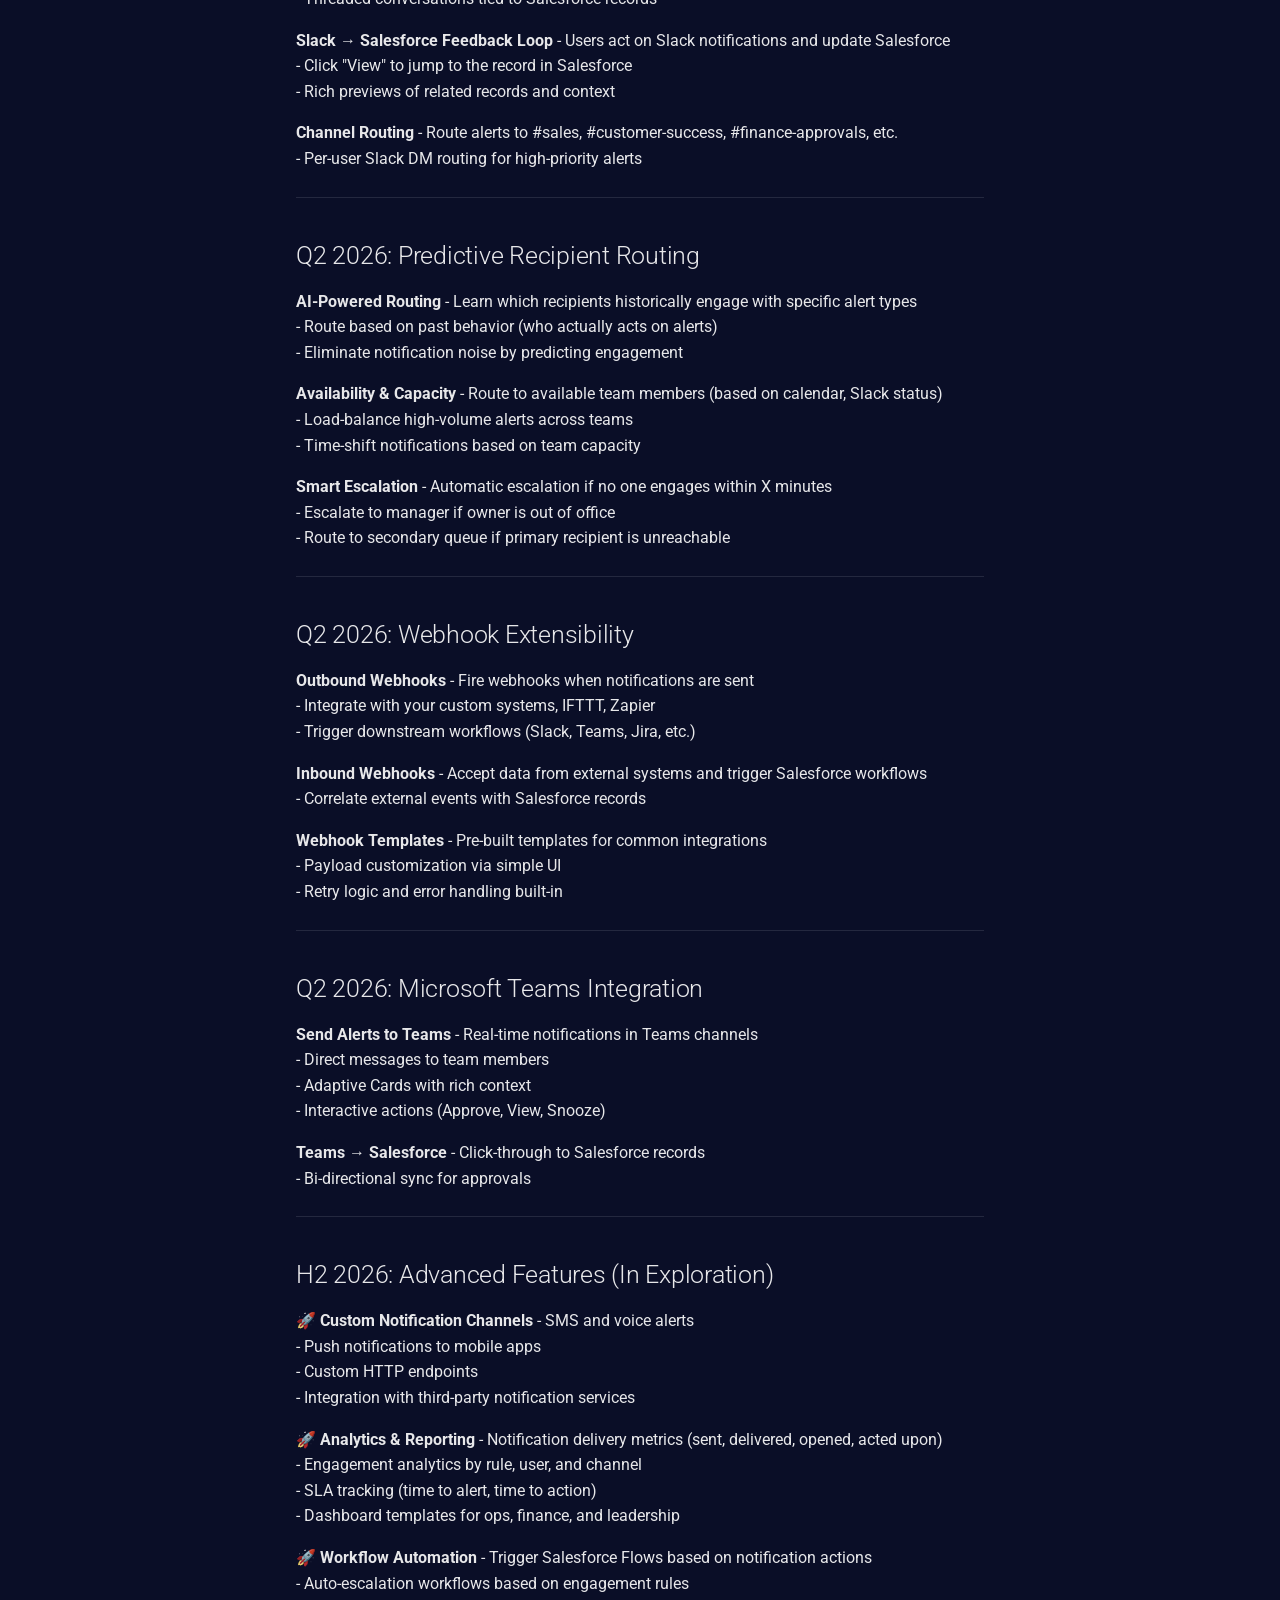
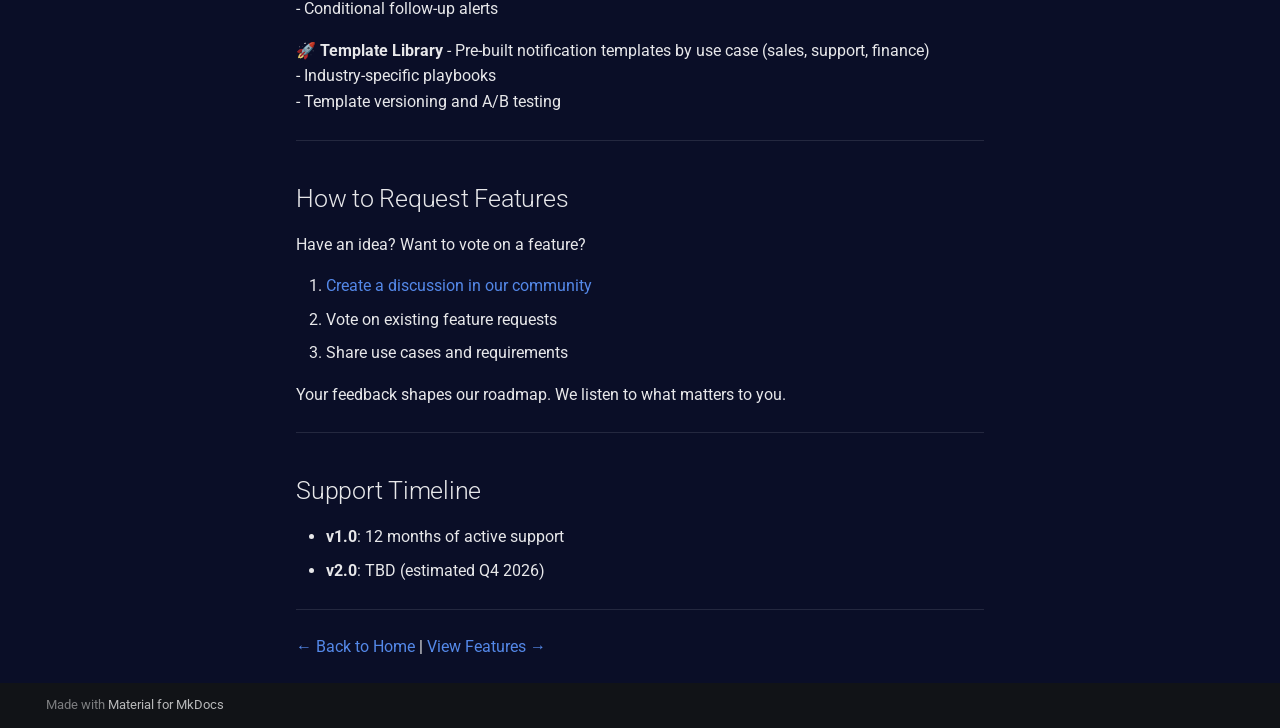
<file: roadmap/index.html>
<!doctype html>
<html lang="en" class="no-js">
  <head>
    
      <meta charset="utf-8">
      <meta name="viewport" content="width=device-width,initial-scale=1">
      
        <meta name="description" content="The governed notification engine for Salesforce. Real-time alerts for sales, service, and operations.">
      
      
        <meta name="author" content="TTW">
      
      
        <link rel="canonical" href="https://rubicite.github.io/alert-center-docs/roadmap/">
      
      
        <link rel="prev" href="../usecases/">
      
      
        <link rel="next" href="../faq/">
      
      
        
      
      
      <link rel="icon" href="../assets/images/favicon.png">
      <meta name="generator" content="mkdocs-1.6.1, mkdocs-material-9.7.1">
    
    
      
        <title>Roadmap - Alert Center — Public Docs</title>
      
    
    
      <link rel="stylesheet" href="../assets/stylesheets/main.484c7ddc.min.css">
      
        
        <link rel="stylesheet" href="../assets/stylesheets/palette.ab4e12ef.min.css">
      
      


    
    
      
    
    
      
        
        
        <link rel="preconnect" href="https://fonts.gstatic.com" crossorigin>
        <link rel="stylesheet" href="https://fonts.googleapis.com/css?family=Roboto:300,300i,400,400i,700,700i%7CRoboto+Mono:400,400i,700,700i&display=fallback">
        <style>:root{--md-text-font:"Roboto";--md-code-font:"Roboto Mono"}</style>
      
    
    
      <link rel="stylesheet" href="../stylesheets/custom.css">
    
    <script>__md_scope=new URL("..",location),__md_hash=e=>[...e].reduce(((e,_)=>(e<<5)-e+_.charCodeAt(0)),0),__md_get=(e,_=localStorage,t=__md_scope)=>JSON.parse(_.getItem(t.pathname+"."+e)),__md_set=(e,_,t=localStorage,a=__md_scope)=>{try{t.setItem(a.pathname+"."+e,JSON.stringify(_))}catch(e){}}</script>
    
      

    
    
  </head>
  
  
    
    
      
    
    
    
    
    <body dir="ltr" data-md-color-scheme="slate" data-md-color-primary="indigo" data-md-color-accent="indigo">
  
    
    <input class="md-toggle" data-md-toggle="drawer" type="checkbox" id="__drawer" autocomplete="off">
    <input class="md-toggle" data-md-toggle="search" type="checkbox" id="__search" autocomplete="off">
    <label class="md-overlay" for="__drawer"></label>
    <div data-md-component="skip">
      
        
        <a href="#roadmap" class="md-skip">
          Skip to content
        </a>
      
    </div>
    <div data-md-component="announce">
      
    </div>
    
    
      

<header class="md-header" data-md-component="header">
  <nav class="md-header__inner md-grid" aria-label="Header">
    <a href=".." title="Alert Center — Public Docs" class="md-header__button md-logo" aria-label="Alert Center — Public Docs" data-md-component="logo">
      
  
  <svg xmlns="http://www.w3.org/2000/svg" viewBox="0 0 24 24"><path d="M12 8a3 3 0 0 0 3-3 3 3 0 0 0-3-3 3 3 0 0 0-3 3 3 3 0 0 0 3 3m0 3.54C9.64 9.35 6.5 8 3 8v11c3.5 0 6.64 1.35 9 3.54 2.36-2.19 5.5-3.54 9-3.54V8c-3.5 0-6.64 1.35-9 3.54"/></svg>

    </a>
    <label class="md-header__button md-icon" for="__drawer">
      
      <svg xmlns="http://www.w3.org/2000/svg" viewBox="0 0 24 24"><path d="M3 6h18v2H3zm0 5h18v2H3zm0 5h18v2H3z"/></svg>
    </label>
    <div class="md-header__title" data-md-component="header-title">
      <div class="md-header__ellipsis">
        <div class="md-header__topic">
          <span class="md-ellipsis">
            Alert Center — Public Docs
          </span>
        </div>
        <div class="md-header__topic" data-md-component="header-topic">
          <span class="md-ellipsis">
            
              Roadmap
            
          </span>
        </div>
      </div>
    </div>
    
      
        <form class="md-header__option" data-md-component="palette">
  
    
    
    
    <input class="md-option" data-md-color-media="" data-md-color-scheme="slate" data-md-color-primary="indigo" data-md-color-accent="indigo"  aria-hidden="true"  type="radio" name="__palette" id="__palette_0">
    
  
</form>
      
    
    
      <script>var palette=__md_get("__palette");if(palette&&palette.color){if("(prefers-color-scheme)"===palette.color.media){var media=matchMedia("(prefers-color-scheme: light)"),input=document.querySelector(media.matches?"[data-md-color-media='(prefers-color-scheme: light)']":"[data-md-color-media='(prefers-color-scheme: dark)']");palette.color.media=input.getAttribute("data-md-color-media"),palette.color.scheme=input.getAttribute("data-md-color-scheme"),palette.color.primary=input.getAttribute("data-md-color-primary"),palette.color.accent=input.getAttribute("data-md-color-accent")}for(var[key,value]of Object.entries(palette.color))document.body.setAttribute("data-md-color-"+key,value)}</script>
    
    
    
      
      
        <label class="md-header__button md-icon" for="__search">
          
          <svg xmlns="http://www.w3.org/2000/svg" viewBox="0 0 24 24"><path d="M9.5 3A6.5 6.5 0 0 1 16 9.5c0 1.61-.59 3.09-1.56 4.23l.27.27h.79l5 5-1.5 1.5-5-5v-.79l-.27-.27A6.52 6.52 0 0 1 9.5 16 6.5 6.5 0 0 1 3 9.5 6.5 6.5 0 0 1 9.5 3m0 2C7 5 5 7 5 9.5S7 14 9.5 14 14 12 14 9.5 12 5 9.5 5"/></svg>
        </label>
        <div class="md-search" data-md-component="search" role="dialog">
  <label class="md-search__overlay" for="__search"></label>
  <div class="md-search__inner" role="search">
    <form class="md-search__form" name="search">
      <input type="text" class="md-search__input" name="query" aria-label="Search" placeholder="Search" autocapitalize="off" autocorrect="off" autocomplete="off" spellcheck="false" data-md-component="search-query" required>
      <label class="md-search__icon md-icon" for="__search">
        
        <svg xmlns="http://www.w3.org/2000/svg" viewBox="0 0 24 24"><path d="M9.5 3A6.5 6.5 0 0 1 16 9.5c0 1.61-.59 3.09-1.56 4.23l.27.27h.79l5 5-1.5 1.5-5-5v-.79l-.27-.27A6.52 6.52 0 0 1 9.5 16 6.5 6.5 0 0 1 3 9.5 6.5 6.5 0 0 1 9.5 3m0 2C7 5 5 7 5 9.5S7 14 9.5 14 14 12 14 9.5 12 5 9.5 5"/></svg>
        
        <svg xmlns="http://www.w3.org/2000/svg" viewBox="0 0 24 24"><path d="M20 11v2H8l5.5 5.5-1.42 1.42L4.16 12l7.92-7.92L13.5 5.5 8 11z"/></svg>
      </label>
      <nav class="md-search__options" aria-label="Search">
        
        <button type="reset" class="md-search__icon md-icon" title="Clear" aria-label="Clear" tabindex="-1">
          
          <svg xmlns="http://www.w3.org/2000/svg" viewBox="0 0 24 24"><path d="M19 6.41 17.59 5 12 10.59 6.41 5 5 6.41 10.59 12 5 17.59 6.41 19 12 13.41 17.59 19 19 17.59 13.41 12z"/></svg>
        </button>
      </nav>
      
        <div class="md-search__suggest" data-md-component="search-suggest"></div>
      
    </form>
    <div class="md-search__output">
      <div class="md-search__scrollwrap" tabindex="0" data-md-scrollfix>
        <div class="md-search-result" data-md-component="search-result">
          <div class="md-search-result__meta">
            Initializing search
          </div>
          <ol class="md-search-result__list" role="presentation"></ol>
        </div>
      </div>
    </div>
  </div>
</div>
      
    
    
      <div class="md-header__source">
        <a href="https://github.com/rubicite/alert-center-docs" title="Go to repository" class="md-source" data-md-component="source">
  <div class="md-source__icon md-icon">
    
    <svg xmlns="http://www.w3.org/2000/svg" viewBox="0 0 448 512"><!--! Font Awesome Free 7.1.0 by @fontawesome - https://fontawesome.com License - https://fontawesome.com/license/free (Icons: CC BY 4.0, Fonts: SIL OFL 1.1, Code: MIT License) Copyright 2025 Fonticons, Inc.--><path d="M439.6 236.1 244 40.5c-5.4-5.5-12.8-8.5-20.4-8.5s-15 3-20.4 8.4L162.5 81l51.5 51.5c27.1-9.1 52.7 16.8 43.4 43.7l49.7 49.7c34.2-11.8 61.2 31 35.5 56.7-26.5 26.5-70.2-2.9-56-37.3L240.3 199v121.9c25.3 12.5 22.3 41.8 9.1 55-6.4 6.4-15.2 10.1-24.3 10.1s-17.8-3.6-24.3-10.1c-17.6-17.6-11.1-46.9 11.2-56v-123c-20.8-8.5-24.6-30.7-18.6-45L142.6 101 8.5 235.1C3 240.6 0 247.9 0 255.5s3 15 8.5 20.4l195.6 195.7c5.4 5.4 12.7 8.4 20.4 8.4s15-3 20.4-8.4l194.7-194.7c5.4-5.4 8.4-12.8 8.4-20.4s-3-15-8.4-20.4"/></svg>
  </div>
  <div class="md-source__repository">
    GitHub
  </div>
</a>
      </div>
    
  </nav>
  
</header>
    
    <div class="md-container" data-md-component="container">
      
      
        
          
            
<nav class="md-tabs" aria-label="Tabs" data-md-component="tabs">
  <div class="md-grid">
    <ul class="md-tabs__list">
      
        
  
  
  
  
    <li class="md-tabs__item">
      <a href=".." class="md-tabs__link">
        
  
  
    
  
  Home

      </a>
    </li>
  

      
        
  
  
  
  
    <li class="md-tabs__item">
      <a href="../features/" class="md-tabs__link">
        
  
  
    
  
  Features

      </a>
    </li>
  

      
        
  
  
  
  
    <li class="md-tabs__item">
      <a href="../usecases/" class="md-tabs__link">
        
  
  
    
  
  Use Cases

      </a>
    </li>
  

      
        
  
  
  
    
  
  
    <li class="md-tabs__item md-tabs__item--active">
      <a href="./" class="md-tabs__link">
        
  
  
    
  
  Roadmap

      </a>
    </li>
  

      
        
  
  
  
  
    <li class="md-tabs__item">
      <a href="../faq/" class="md-tabs__link">
        
  
  
    
  
  FAQ

      </a>
    </li>
  

      
    </ul>
  </div>
</nav>
          
        
      
      <main class="md-main" data-md-component="main">
        <div class="md-main__inner md-grid">
          
            
              
              <div class="md-sidebar md-sidebar--primary" data-md-component="sidebar" data-md-type="navigation" >
                <div class="md-sidebar__scrollwrap">
                  <div class="md-sidebar__inner">
                    


  


<nav class="md-nav md-nav--primary md-nav--lifted" aria-label="Navigation" data-md-level="0">
  <label class="md-nav__title" for="__drawer">
    <a href=".." title="Alert Center — Public Docs" class="md-nav__button md-logo" aria-label="Alert Center — Public Docs" data-md-component="logo">
      
  
  <svg xmlns="http://www.w3.org/2000/svg" viewBox="0 0 24 24"><path d="M12 8a3 3 0 0 0 3-3 3 3 0 0 0-3-3 3 3 0 0 0-3 3 3 3 0 0 0 3 3m0 3.54C9.64 9.35 6.5 8 3 8v11c3.5 0 6.64 1.35 9 3.54 2.36-2.19 5.5-3.54 9-3.54V8c-3.5 0-6.64 1.35-9 3.54"/></svg>

    </a>
    Alert Center — Public Docs
  </label>
  
    <div class="md-nav__source">
      <a href="https://github.com/rubicite/alert-center-docs" title="Go to repository" class="md-source" data-md-component="source">
  <div class="md-source__icon md-icon">
    
    <svg xmlns="http://www.w3.org/2000/svg" viewBox="0 0 448 512"><!--! Font Awesome Free 7.1.0 by @fontawesome - https://fontawesome.com License - https://fontawesome.com/license/free (Icons: CC BY 4.0, Fonts: SIL OFL 1.1, Code: MIT License) Copyright 2025 Fonticons, Inc.--><path d="M439.6 236.1 244 40.5c-5.4-5.5-12.8-8.5-20.4-8.5s-15 3-20.4 8.4L162.5 81l51.5 51.5c27.1-9.1 52.7 16.8 43.4 43.7l49.7 49.7c34.2-11.8 61.2 31 35.5 56.7-26.5 26.5-70.2-2.9-56-37.3L240.3 199v121.9c25.3 12.5 22.3 41.8 9.1 55-6.4 6.4-15.2 10.1-24.3 10.1s-17.8-3.6-24.3-10.1c-17.6-17.6-11.1-46.9 11.2-56v-123c-20.8-8.5-24.6-30.7-18.6-45L142.6 101 8.5 235.1C3 240.6 0 247.9 0 255.5s3 15 8.5 20.4l195.6 195.7c5.4 5.4 12.7 8.4 20.4 8.4s15-3 20.4-8.4l194.7-194.7c5.4-5.4 8.4-12.8 8.4-20.4s-3-15-8.4-20.4"/></svg>
  </div>
  <div class="md-source__repository">
    GitHub
  </div>
</a>
    </div>
  
  <ul class="md-nav__list" data-md-scrollfix>
    
      
      
  
  
  
  
    <li class="md-nav__item">
      <a href=".." class="md-nav__link">
        
  
  
  <span class="md-ellipsis">
    
  
    Home
  

    
  </span>
  
  

      </a>
    </li>
  

    
      
      
  
  
  
  
    <li class="md-nav__item">
      <a href="../features/" class="md-nav__link">
        
  
  
  <span class="md-ellipsis">
    
  
    Features
  

    
  </span>
  
  

      </a>
    </li>
  

    
      
      
  
  
  
  
    <li class="md-nav__item">
      <a href="../usecases/" class="md-nav__link">
        
  
  
  <span class="md-ellipsis">
    
  
    Use Cases
  

    
  </span>
  
  

      </a>
    </li>
  

    
      
      
  
  
    
  
  
  
    <li class="md-nav__item md-nav__item--active">
      
      <input class="md-nav__toggle md-toggle" type="checkbox" id="__toc">
      
      
        
      
      
        <label class="md-nav__link md-nav__link--active" for="__toc">
          
  
  
  <span class="md-ellipsis">
    
  
    Roadmap
  

    
  </span>
  
  

          <span class="md-nav__icon md-icon"></span>
        </label>
      
      <a href="./" class="md-nav__link md-nav__link--active">
        
  
  
  <span class="md-ellipsis">
    
  
    Roadmap
  

    
  </span>
  
  

      </a>
      
        

<nav class="md-nav md-nav--secondary" aria-label="Table of contents">
  
  
  
    
  
  
    <label class="md-nav__title" for="__toc">
      <span class="md-nav__icon md-icon"></span>
      Table of contents
    </label>
    <ul class="md-nav__list" data-md-component="toc" data-md-scrollfix>
      
        <li class="md-nav__item">
  <a href="#currently-available-v10" class="md-nav__link">
    <span class="md-ellipsis">
      
        Currently Available (v1.0)
      
    </span>
  </a>
  
</li>
      
        <li class="md-nav__item">
  <a href="#q1-2026-scheduling-batching" class="md-nav__link">
    <span class="md-ellipsis">
      
        Q1 2026: Scheduling &amp; Batching
      
    </span>
  </a>
  
</li>
      
        <li class="md-nav__item">
  <a href="#q1-2026-slack-integration" class="md-nav__link">
    <span class="md-ellipsis">
      
        Q1 2026: Slack Integration
      
    </span>
  </a>
  
</li>
      
        <li class="md-nav__item">
  <a href="#q2-2026-predictive-recipient-routing" class="md-nav__link">
    <span class="md-ellipsis">
      
        Q2 2026: Predictive Recipient Routing
      
    </span>
  </a>
  
</li>
      
        <li class="md-nav__item">
  <a href="#q2-2026-webhook-extensibility" class="md-nav__link">
    <span class="md-ellipsis">
      
        Q2 2026: Webhook Extensibility
      
    </span>
  </a>
  
</li>
      
        <li class="md-nav__item">
  <a href="#q2-2026-microsoft-teams-integration" class="md-nav__link">
    <span class="md-ellipsis">
      
        Q2 2026: Microsoft Teams Integration
      
    </span>
  </a>
  
</li>
      
        <li class="md-nav__item">
  <a href="#h2-2026-advanced-features-in-exploration" class="md-nav__link">
    <span class="md-ellipsis">
      
        H2 2026: Advanced Features (In Exploration)
      
    </span>
  </a>
  
</li>
      
        <li class="md-nav__item">
  <a href="#how-to-request-features" class="md-nav__link">
    <span class="md-ellipsis">
      
        How to Request Features
      
    </span>
  </a>
  
</li>
      
        <li class="md-nav__item">
  <a href="#support-timeline" class="md-nav__link">
    <span class="md-ellipsis">
      
        Support Timeline
      
    </span>
  </a>
  
</li>
      
    </ul>
  
</nav>
      
    </li>
  

    
      
      
  
  
  
  
    <li class="md-nav__item">
      <a href="../faq/" class="md-nav__link">
        
  
  
  <span class="md-ellipsis">
    
  
    FAQ
  

    
  </span>
  
  

      </a>
    </li>
  

    
  </ul>
</nav>
                  </div>
                </div>
              </div>
            
            
              
              <div class="md-sidebar md-sidebar--secondary" data-md-component="sidebar" data-md-type="toc" >
                <div class="md-sidebar__scrollwrap">
                  <div class="md-sidebar__inner">
                    

<nav class="md-nav md-nav--secondary" aria-label="Table of contents">
  
  
  
    
  
  
    <label class="md-nav__title" for="__toc">
      <span class="md-nav__icon md-icon"></span>
      Table of contents
    </label>
    <ul class="md-nav__list" data-md-component="toc" data-md-scrollfix>
      
        <li class="md-nav__item">
  <a href="#currently-available-v10" class="md-nav__link">
    <span class="md-ellipsis">
      
        Currently Available (v1.0)
      
    </span>
  </a>
  
</li>
      
        <li class="md-nav__item">
  <a href="#q1-2026-scheduling-batching" class="md-nav__link">
    <span class="md-ellipsis">
      
        Q1 2026: Scheduling &amp; Batching
      
    </span>
  </a>
  
</li>
      
        <li class="md-nav__item">
  <a href="#q1-2026-slack-integration" class="md-nav__link">
    <span class="md-ellipsis">
      
        Q1 2026: Slack Integration
      
    </span>
  </a>
  
</li>
      
        <li class="md-nav__item">
  <a href="#q2-2026-predictive-recipient-routing" class="md-nav__link">
    <span class="md-ellipsis">
      
        Q2 2026: Predictive Recipient Routing
      
    </span>
  </a>
  
</li>
      
        <li class="md-nav__item">
  <a href="#q2-2026-webhook-extensibility" class="md-nav__link">
    <span class="md-ellipsis">
      
        Q2 2026: Webhook Extensibility
      
    </span>
  </a>
  
</li>
      
        <li class="md-nav__item">
  <a href="#q2-2026-microsoft-teams-integration" class="md-nav__link">
    <span class="md-ellipsis">
      
        Q2 2026: Microsoft Teams Integration
      
    </span>
  </a>
  
</li>
      
        <li class="md-nav__item">
  <a href="#h2-2026-advanced-features-in-exploration" class="md-nav__link">
    <span class="md-ellipsis">
      
        H2 2026: Advanced Features (In Exploration)
      
    </span>
  </a>
  
</li>
      
        <li class="md-nav__item">
  <a href="#how-to-request-features" class="md-nav__link">
    <span class="md-ellipsis">
      
        How to Request Features
      
    </span>
  </a>
  
</li>
      
        <li class="md-nav__item">
  <a href="#support-timeline" class="md-nav__link">
    <span class="md-ellipsis">
      
        Support Timeline
      
    </span>
  </a>
  
</li>
      
    </ul>
  
</nav>
                  </div>
                </div>
              </div>
            
          
          
            <div class="md-content" data-md-component="content">
              
              <article class="md-content__inner md-typeset">
                
                  


  
  


<h1 id="roadmap">Roadmap<a class="headerlink" href="#roadmap" title="Permanent link">&para;</a></h1>
<p>Alert Center is evolving rapidly. Here's what we're shipping—and what's coming next.</p>
<h2 id="currently-available-v10">Currently Available (v1.0)<a class="headerlink" href="#currently-available-v10" title="Permanent link">&para;</a></h2>
<p>✅ <strong>Core Notification Engine</strong>
- Trigger-driven architecture<br />
- Real-time event processing<br />
- Condition-based rule evaluation  </p>
<p>✅ <strong>Multi-Channel Delivery</strong>
- Email with HTML templates<br />
- In-app bell notifications<br />
- Delayed and batched delivery  </p>
<p>✅ <strong>Smart Recipient Resolution</strong>
- Explicit, hierarchical, and role-based routing<br />
- Relationship-based recipient lookup<br />
- SOQL-based dynamic resolution<br />
- Fallback chains and escalation  </p>
<p>✅ <strong>Enterprise Governance</strong>
- FLS and CRUD enforcement<br />
- Sharing model compliance<br />
- Audit logging (every notification tracked)<br />
- Rate limiting and notification control  </p>
<p>✅ <strong>Configuration Framework</strong>
- No-code rule builder for admins<br />
- Template editor and customization<br />
- Lightweight extensibility for developers  </p>
<p>✅ <strong>Documentation &amp; Support</strong>
- Installation guide<br />
- Configuration playbooks<br />
- API documentation<br />
- FAQ and troubleshooting  </p>
<hr />
<h2 id="q1-2026-scheduling-batching">Q1 2026: Scheduling &amp; Batching<a class="headerlink" href="#q1-2026-scheduling-batching" title="Permanent link">&para;</a></h2>
<p><strong>Smart Time Windows</strong>
- Send notifications only during business hours<br />
- Respect time zones across global teams<br />
- Quiet hours and blackout windows<br />
- User preference overrides (opt-in to urgent-only outside hours)  </p>
<p><strong>Digest &amp; Rollup</strong>
- Daily, weekly, or custom summary digests<br />
- Grouped by priority, sender, or record type<br />
- Reduce notification fatigue while improving visibility<br />
- Separate channels for urgent vs. summary  </p>
<p><strong>Delayed Execution</strong>
- Queue notifications for specific times<br />
- Recurring triggers (daily standups, weekly reviews)<br />
- Cron-based scheduling  </p>
<hr />
<h2 id="q1-2026-slack-integration">Q1 2026: Slack Integration<a class="headerlink" href="#q1-2026-slack-integration" title="Permanent link">&para;</a></h2>
<p><strong>Send Alerts to Slack</strong>
- Real-time notifications in Slack channels<br />
- Direct messages to channel members<br />
- Interactive buttons (Approve, Snooze, View Record)<br />
- Threaded conversations tied to Salesforce records  </p>
<p><strong>Slack → Salesforce Feedback Loop</strong>
- Users act on Slack notifications and update Salesforce<br />
- Click "View" to jump to the record in Salesforce<br />
- Rich previews of related records and context  </p>
<p><strong>Channel Routing</strong>
- Route alerts to #sales, #customer-success, #finance-approvals, etc.<br />
- Per-user Slack DM routing for high-priority alerts  </p>
<hr />
<h2 id="q2-2026-predictive-recipient-routing">Q2 2026: Predictive Recipient Routing<a class="headerlink" href="#q2-2026-predictive-recipient-routing" title="Permanent link">&para;</a></h2>
<p><strong>AI-Powered Routing</strong>
- Learn which recipients historically engage with specific alert types<br />
- Route based on past behavior (who actually acts on alerts)<br />
- Eliminate notification noise by predicting engagement  </p>
<p><strong>Availability &amp; Capacity</strong>
- Route to available team members (based on calendar, Slack status)<br />
- Load-balance high-volume alerts across teams<br />
- Time-shift notifications based on team capacity  </p>
<p><strong>Smart Escalation</strong>
- Automatic escalation if no one engages within X minutes<br />
- Escalate to manager if owner is out of office<br />
- Route to secondary queue if primary recipient is unreachable  </p>
<hr />
<h2 id="q2-2026-webhook-extensibility">Q2 2026: Webhook Extensibility<a class="headerlink" href="#q2-2026-webhook-extensibility" title="Permanent link">&para;</a></h2>
<p><strong>Outbound Webhooks</strong>
- Fire webhooks when notifications are sent<br />
- Integrate with your custom systems, IFTTT, Zapier<br />
- Trigger downstream workflows (Slack, Teams, Jira, etc.)  </p>
<p><strong>Inbound Webhooks</strong>
- Accept data from external systems and trigger Salesforce workflows<br />
- Correlate external events with Salesforce records  </p>
<p><strong>Webhook Templates</strong>
- Pre-built templates for common integrations<br />
- Payload customization via simple UI<br />
- Retry logic and error handling built-in  </p>
<hr />
<h2 id="q2-2026-microsoft-teams-integration">Q2 2026: Microsoft Teams Integration<a class="headerlink" href="#q2-2026-microsoft-teams-integration" title="Permanent link">&para;</a></h2>
<p><strong>Send Alerts to Teams</strong>
- Real-time notifications in Teams channels<br />
- Direct messages to team members<br />
- Adaptive Cards with rich context<br />
- Interactive actions (Approve, View, Snooze)  </p>
<p><strong>Teams → Salesforce</strong>
- Click-through to Salesforce records<br />
- Bi-directional sync for approvals  </p>
<hr />
<h2 id="h2-2026-advanced-features-in-exploration">H2 2026: Advanced Features (In Exploration)<a class="headerlink" href="#h2-2026-advanced-features-in-exploration" title="Permanent link">&para;</a></h2>
<p>🚀 <strong>Custom Notification Channels</strong>
- SMS and voice alerts<br />
- Push notifications to mobile apps<br />
- Custom HTTP endpoints<br />
- Integration with third-party notification services  </p>
<p>🚀 <strong>Analytics &amp; Reporting</strong>
- Notification delivery metrics (sent, delivered, opened, acted upon)<br />
- Engagement analytics by rule, user, and channel<br />
- SLA tracking (time to alert, time to action)<br />
- Dashboard templates for ops, finance, and leadership  </p>
<p>🚀 <strong>Workflow Automation</strong>
- Trigger Salesforce Flows based on notification actions<br />
- Auto-escalation workflows based on engagement rules<br />
- Conditional follow-up alerts  </p>
<p>🚀 <strong>Template Library</strong>
- Pre-built notification templates by use case (sales, support, finance)<br />
- Industry-specific playbooks<br />
- Template versioning and A/B testing  </p>
<hr />
<h2 id="how-to-request-features">How to Request Features<a class="headerlink" href="#how-to-request-features" title="Permanent link">&para;</a></h2>
<p>Have an idea? Want to vote on a feature?</p>
<ol>
<li><a href="https://github.com/rubicite/Alert-Center/discussions">Create a discussion in our community</a>  </li>
<li>Vote on existing feature requests  </li>
<li>Share use cases and requirements  </li>
</ol>
<p>Your feedback shapes our roadmap. We listen to what matters to you.</p>
<hr />
<h2 id="support-timeline">Support Timeline<a class="headerlink" href="#support-timeline" title="Permanent link">&para;</a></h2>
<ul>
<li><strong>v1.0</strong>: 12 months of active support  </li>
<li><strong>v2.0</strong>: TBD (estimated Q4 2026)  </li>
</ul>
<hr />
<p><a href="../">← Back to Home</a> | <a href="../features/">View Features →</a></p>












                
              </article>
            </div>
          
          
<script>var target=document.getElementById(location.hash.slice(1));target&&target.name&&(target.checked=target.name.startsWith("__tabbed_"))</script>
        </div>
        
      </main>
      
        <footer class="md-footer">
  
  <div class="md-footer-meta md-typeset">
    <div class="md-footer-meta__inner md-grid">
      <div class="md-copyright">
  
  
    Made with
    <a href="https://squidfunk.github.io/mkdocs-material/" target="_blank" rel="noopener">
      Material for MkDocs
    </a>
  
</div>
      
    </div>
  </div>
</footer>
      
    </div>
    <div class="md-dialog" data-md-component="dialog">
      <div class="md-dialog__inner md-typeset"></div>
    </div>
    
    
    
      
      
      <script id="__config" type="application/json">{"annotate": null, "base": "..", "features": ["navigation.instant", "navigation.tracking", "navigation.indexes", "navigation.tabs", "search.suggest", "search.highlight", "content.code.copy"], "search": "../assets/javascripts/workers/search.2c215733.min.js", "tags": null, "translations": {"clipboard.copied": "Copied to clipboard", "clipboard.copy": "Copy to clipboard", "search.result.more.one": "1 more on this page", "search.result.more.other": "# more on this page", "search.result.none": "No matching documents", "search.result.one": "1 matching document", "search.result.other": "# matching documents", "search.result.placeholder": "Type to start searching", "search.result.term.missing": "Missing", "select.version": "Select version"}, "version": null}</script>
    
    
      <script src="../assets/javascripts/bundle.79ae519e.min.js"></script>
      
    
  </body>
</html>
</file>
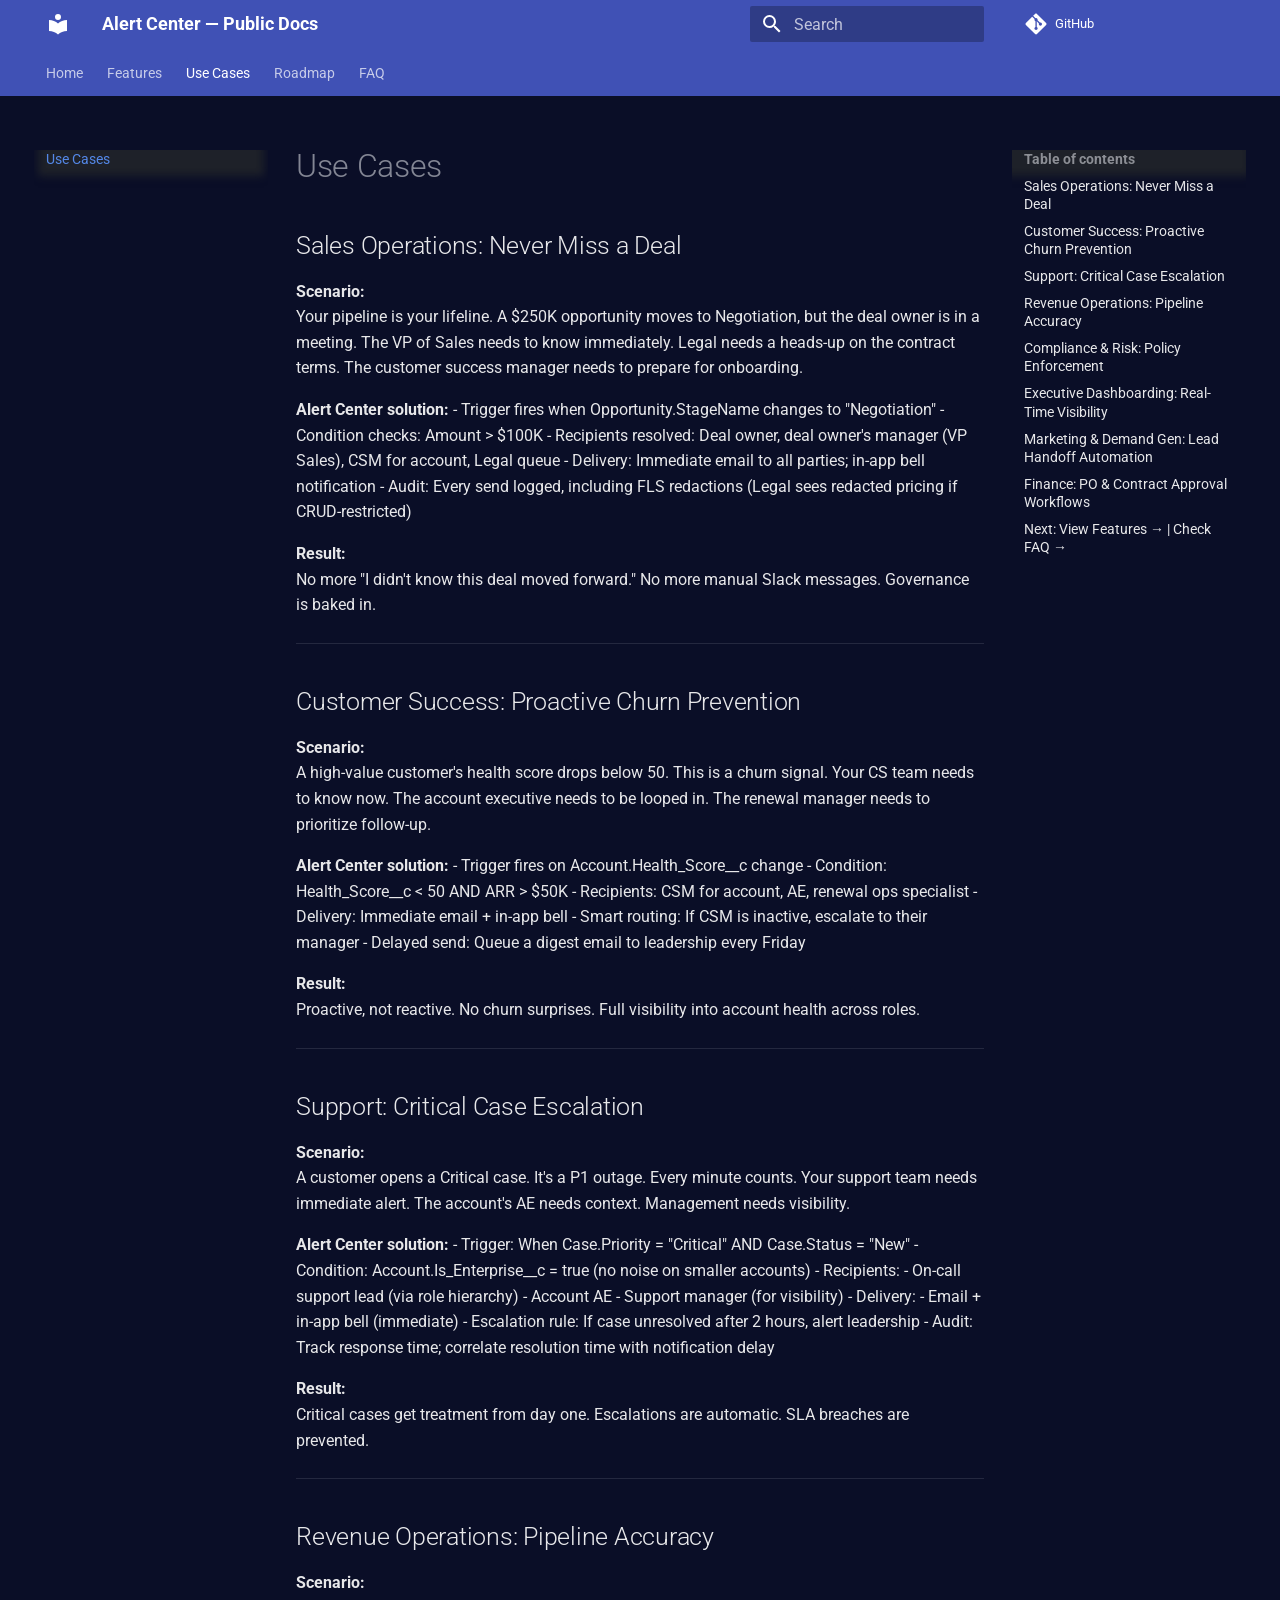
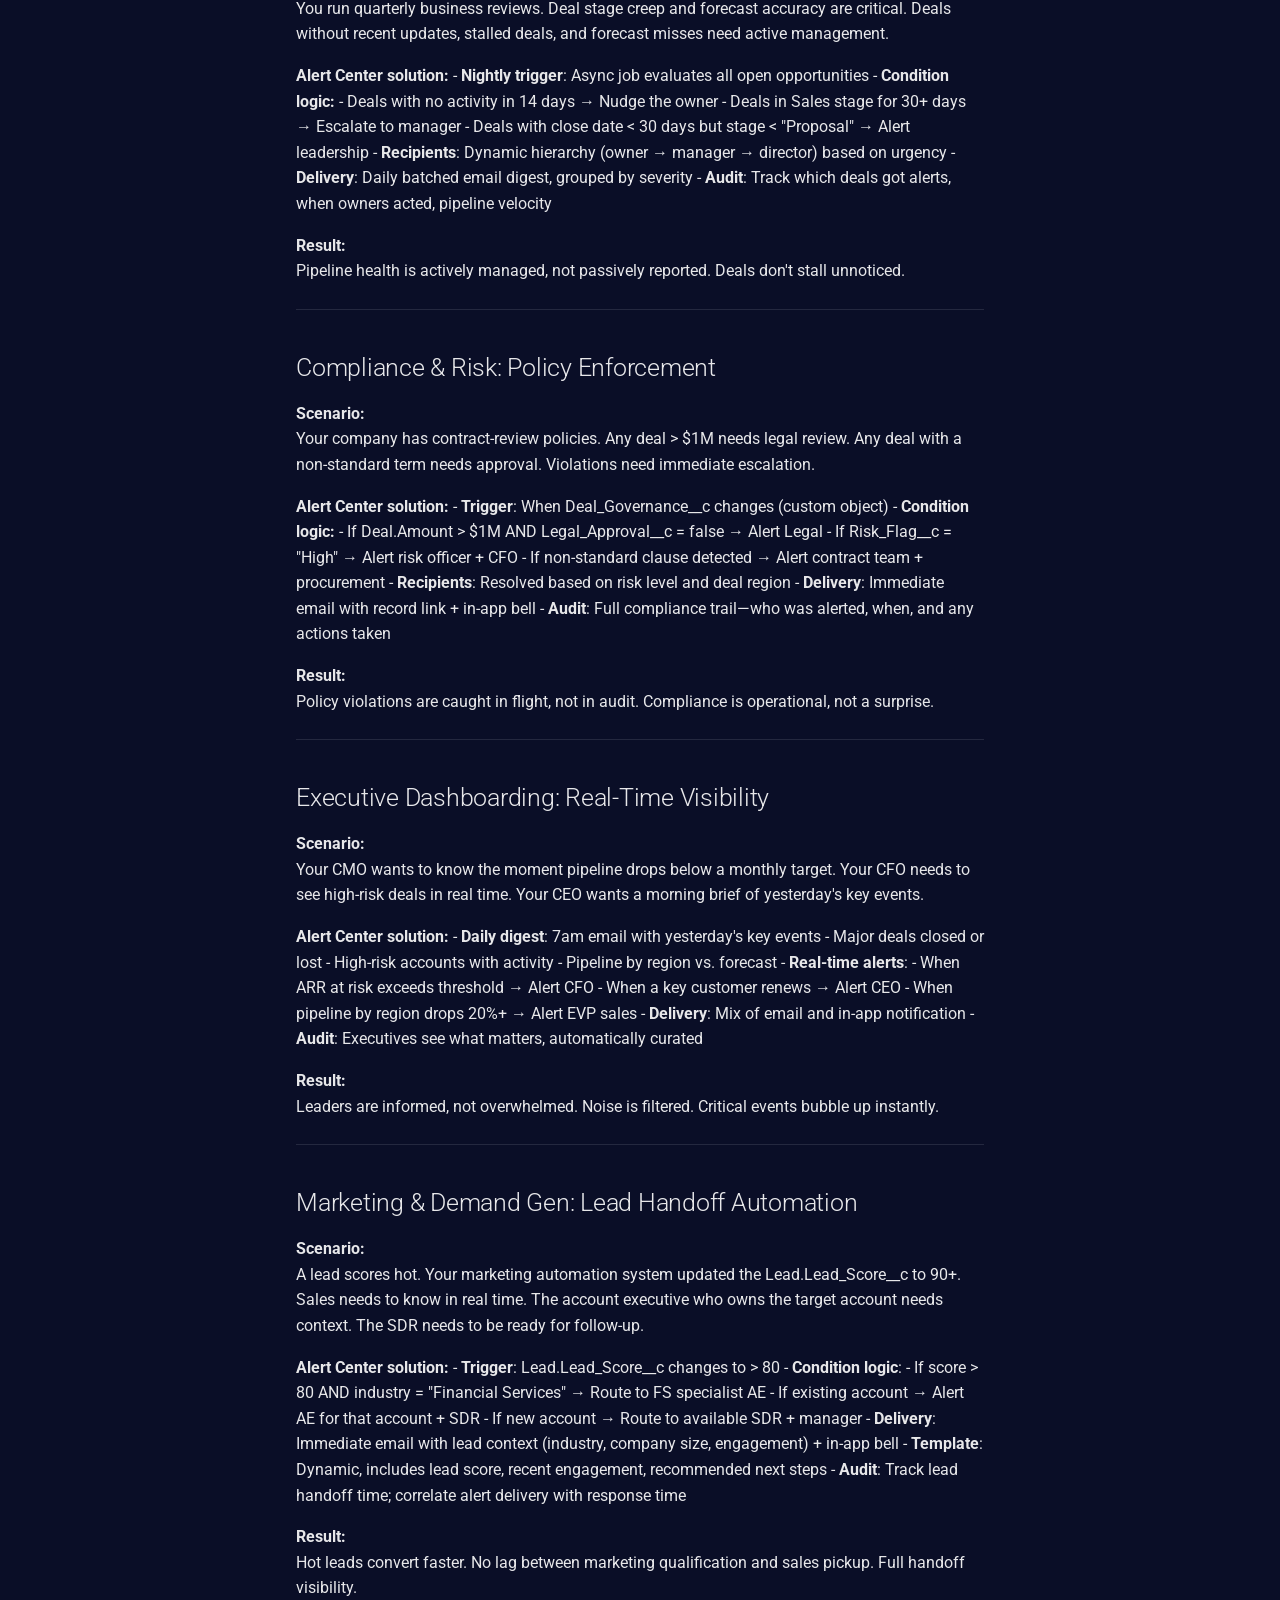
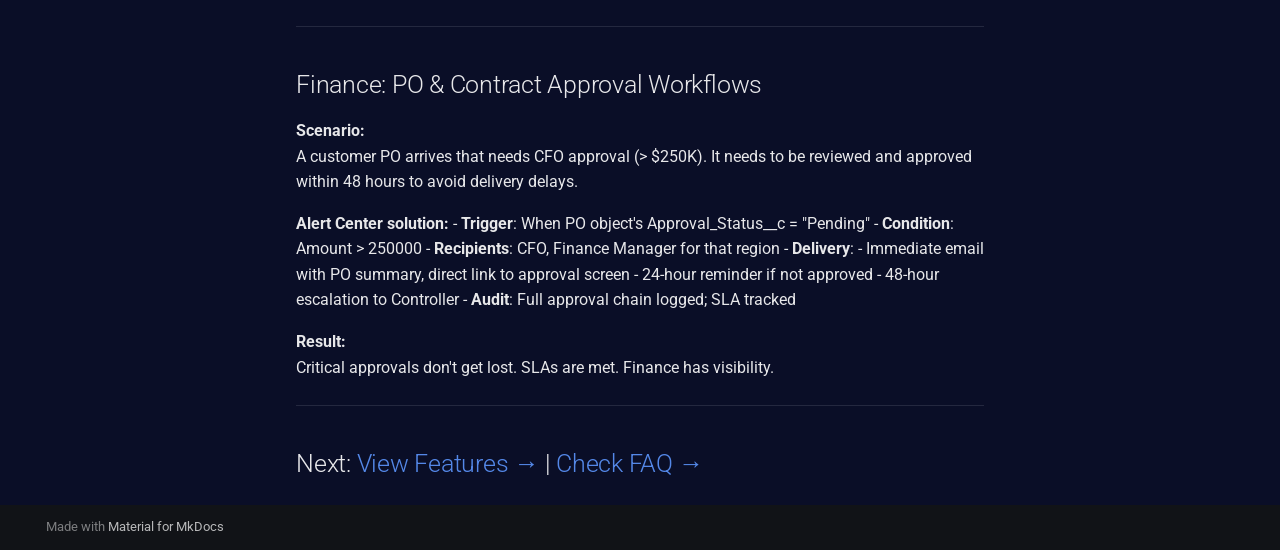
<file: usecases/index.html>
<!doctype html>
<html lang="en" class="no-js">
  <head>
    
      <meta charset="utf-8">
      <meta name="viewport" content="width=device-width,initial-scale=1">
      
        <meta name="description" content="The governed notification engine for Salesforce. Real-time alerts for sales, service, and operations.">
      
      
        <meta name="author" content="TTW">
      
      
        <link rel="canonical" href="https://rubicite.github.io/alert-center-docs/usecases/">
      
      
        <link rel="prev" href="../features/">
      
      
        <link rel="next" href="../roadmap/">
      
      
        
      
      
      <link rel="icon" href="../assets/images/favicon.png">
      <meta name="generator" content="mkdocs-1.6.1, mkdocs-material-9.7.1">
    
    
      
        <title>Use Cases - Alert Center — Public Docs</title>
      
    
    
      <link rel="stylesheet" href="../assets/stylesheets/main.484c7ddc.min.css">
      
        
        <link rel="stylesheet" href="../assets/stylesheets/palette.ab4e12ef.min.css">
      
      


    
    
      
    
    
      
        
        
        <link rel="preconnect" href="https://fonts.gstatic.com" crossorigin>
        <link rel="stylesheet" href="https://fonts.googleapis.com/css?family=Roboto:300,300i,400,400i,700,700i%7CRoboto+Mono:400,400i,700,700i&display=fallback">
        <style>:root{--md-text-font:"Roboto";--md-code-font:"Roboto Mono"}</style>
      
    
    
      <link rel="stylesheet" href="../stylesheets/custom.css">
    
    <script>__md_scope=new URL("..",location),__md_hash=e=>[...e].reduce(((e,_)=>(e<<5)-e+_.charCodeAt(0)),0),__md_get=(e,_=localStorage,t=__md_scope)=>JSON.parse(_.getItem(t.pathname+"."+e)),__md_set=(e,_,t=localStorage,a=__md_scope)=>{try{t.setItem(a.pathname+"."+e,JSON.stringify(_))}catch(e){}}</script>
    
      

    
    
  </head>
  
  
    
    
      
    
    
    
    
    <body dir="ltr" data-md-color-scheme="slate" data-md-color-primary="indigo" data-md-color-accent="indigo">
  
    
    <input class="md-toggle" data-md-toggle="drawer" type="checkbox" id="__drawer" autocomplete="off">
    <input class="md-toggle" data-md-toggle="search" type="checkbox" id="__search" autocomplete="off">
    <label class="md-overlay" for="__drawer"></label>
    <div data-md-component="skip">
      
        
        <a href="#use-cases" class="md-skip">
          Skip to content
        </a>
      
    </div>
    <div data-md-component="announce">
      
    </div>
    
    
      

<header class="md-header" data-md-component="header">
  <nav class="md-header__inner md-grid" aria-label="Header">
    <a href=".." title="Alert Center — Public Docs" class="md-header__button md-logo" aria-label="Alert Center — Public Docs" data-md-component="logo">
      
  
  <svg xmlns="http://www.w3.org/2000/svg" viewBox="0 0 24 24"><path d="M12 8a3 3 0 0 0 3-3 3 3 0 0 0-3-3 3 3 0 0 0-3 3 3 3 0 0 0 3 3m0 3.54C9.64 9.35 6.5 8 3 8v11c3.5 0 6.64 1.35 9 3.54 2.36-2.19 5.5-3.54 9-3.54V8c-3.5 0-6.64 1.35-9 3.54"/></svg>

    </a>
    <label class="md-header__button md-icon" for="__drawer">
      
      <svg xmlns="http://www.w3.org/2000/svg" viewBox="0 0 24 24"><path d="M3 6h18v2H3zm0 5h18v2H3zm0 5h18v2H3z"/></svg>
    </label>
    <div class="md-header__title" data-md-component="header-title">
      <div class="md-header__ellipsis">
        <div class="md-header__topic">
          <span class="md-ellipsis">
            Alert Center — Public Docs
          </span>
        </div>
        <div class="md-header__topic" data-md-component="header-topic">
          <span class="md-ellipsis">
            
              Use Cases
            
          </span>
        </div>
      </div>
    </div>
    
      
        <form class="md-header__option" data-md-component="palette">
  
    
    
    
    <input class="md-option" data-md-color-media="" data-md-color-scheme="slate" data-md-color-primary="indigo" data-md-color-accent="indigo"  aria-hidden="true"  type="radio" name="__palette" id="__palette_0">
    
  
</form>
      
    
    
      <script>var palette=__md_get("__palette");if(palette&&palette.color){if("(prefers-color-scheme)"===palette.color.media){var media=matchMedia("(prefers-color-scheme: light)"),input=document.querySelector(media.matches?"[data-md-color-media='(prefers-color-scheme: light)']":"[data-md-color-media='(prefers-color-scheme: dark)']");palette.color.media=input.getAttribute("data-md-color-media"),palette.color.scheme=input.getAttribute("data-md-color-scheme"),palette.color.primary=input.getAttribute("data-md-color-primary"),palette.color.accent=input.getAttribute("data-md-color-accent")}for(var[key,value]of Object.entries(palette.color))document.body.setAttribute("data-md-color-"+key,value)}</script>
    
    
    
      
      
        <label class="md-header__button md-icon" for="__search">
          
          <svg xmlns="http://www.w3.org/2000/svg" viewBox="0 0 24 24"><path d="M9.5 3A6.5 6.5 0 0 1 16 9.5c0 1.61-.59 3.09-1.56 4.23l.27.27h.79l5 5-1.5 1.5-5-5v-.79l-.27-.27A6.52 6.52 0 0 1 9.5 16 6.5 6.5 0 0 1 3 9.5 6.5 6.5 0 0 1 9.5 3m0 2C7 5 5 7 5 9.5S7 14 9.5 14 14 12 14 9.5 12 5 9.5 5"/></svg>
        </label>
        <div class="md-search" data-md-component="search" role="dialog">
  <label class="md-search__overlay" for="__search"></label>
  <div class="md-search__inner" role="search">
    <form class="md-search__form" name="search">
      <input type="text" class="md-search__input" name="query" aria-label="Search" placeholder="Search" autocapitalize="off" autocorrect="off" autocomplete="off" spellcheck="false" data-md-component="search-query" required>
      <label class="md-search__icon md-icon" for="__search">
        
        <svg xmlns="http://www.w3.org/2000/svg" viewBox="0 0 24 24"><path d="M9.5 3A6.5 6.5 0 0 1 16 9.5c0 1.61-.59 3.09-1.56 4.23l.27.27h.79l5 5-1.5 1.5-5-5v-.79l-.27-.27A6.52 6.52 0 0 1 9.5 16 6.5 6.5 0 0 1 3 9.5 6.5 6.5 0 0 1 9.5 3m0 2C7 5 5 7 5 9.5S7 14 9.5 14 14 12 14 9.5 12 5 9.5 5"/></svg>
        
        <svg xmlns="http://www.w3.org/2000/svg" viewBox="0 0 24 24"><path d="M20 11v2H8l5.5 5.5-1.42 1.42L4.16 12l7.92-7.92L13.5 5.5 8 11z"/></svg>
      </label>
      <nav class="md-search__options" aria-label="Search">
        
        <button type="reset" class="md-search__icon md-icon" title="Clear" aria-label="Clear" tabindex="-1">
          
          <svg xmlns="http://www.w3.org/2000/svg" viewBox="0 0 24 24"><path d="M19 6.41 17.59 5 12 10.59 6.41 5 5 6.41 10.59 12 5 17.59 6.41 19 12 13.41 17.59 19 19 17.59 13.41 12z"/></svg>
        </button>
      </nav>
      
        <div class="md-search__suggest" data-md-component="search-suggest"></div>
      
    </form>
    <div class="md-search__output">
      <div class="md-search__scrollwrap" tabindex="0" data-md-scrollfix>
        <div class="md-search-result" data-md-component="search-result">
          <div class="md-search-result__meta">
            Initializing search
          </div>
          <ol class="md-search-result__list" role="presentation"></ol>
        </div>
      </div>
    </div>
  </div>
</div>
      
    
    
      <div class="md-header__source">
        <a href="https://github.com/rubicite/alert-center-docs" title="Go to repository" class="md-source" data-md-component="source">
  <div class="md-source__icon md-icon">
    
    <svg xmlns="http://www.w3.org/2000/svg" viewBox="0 0 448 512"><!--! Font Awesome Free 7.1.0 by @fontawesome - https://fontawesome.com License - https://fontawesome.com/license/free (Icons: CC BY 4.0, Fonts: SIL OFL 1.1, Code: MIT License) Copyright 2025 Fonticons, Inc.--><path d="M439.6 236.1 244 40.5c-5.4-5.5-12.8-8.5-20.4-8.5s-15 3-20.4 8.4L162.5 81l51.5 51.5c27.1-9.1 52.7 16.8 43.4 43.7l49.7 49.7c34.2-11.8 61.2 31 35.5 56.7-26.5 26.5-70.2-2.9-56-37.3L240.3 199v121.9c25.3 12.5 22.3 41.8 9.1 55-6.4 6.4-15.2 10.1-24.3 10.1s-17.8-3.6-24.3-10.1c-17.6-17.6-11.1-46.9 11.2-56v-123c-20.8-8.5-24.6-30.7-18.6-45L142.6 101 8.5 235.1C3 240.6 0 247.9 0 255.5s3 15 8.5 20.4l195.6 195.7c5.4 5.4 12.7 8.4 20.4 8.4s15-3 20.4-8.4l194.7-194.7c5.4-5.4 8.4-12.8 8.4-20.4s-3-15-8.4-20.4"/></svg>
  </div>
  <div class="md-source__repository">
    GitHub
  </div>
</a>
      </div>
    
  </nav>
  
</header>
    
    <div class="md-container" data-md-component="container">
      
      
        
          
            
<nav class="md-tabs" aria-label="Tabs" data-md-component="tabs">
  <div class="md-grid">
    <ul class="md-tabs__list">
      
        
  
  
  
  
    <li class="md-tabs__item">
      <a href=".." class="md-tabs__link">
        
  
  
    
  
  Home

      </a>
    </li>
  

      
        
  
  
  
  
    <li class="md-tabs__item">
      <a href="../features/" class="md-tabs__link">
        
  
  
    
  
  Features

      </a>
    </li>
  

      
        
  
  
  
    
  
  
    <li class="md-tabs__item md-tabs__item--active">
      <a href="./" class="md-tabs__link">
        
  
  
    
  
  Use Cases

      </a>
    </li>
  

      
        
  
  
  
  
    <li class="md-tabs__item">
      <a href="../roadmap/" class="md-tabs__link">
        
  
  
    
  
  Roadmap

      </a>
    </li>
  

      
        
  
  
  
  
    <li class="md-tabs__item">
      <a href="../faq/" class="md-tabs__link">
        
  
  
    
  
  FAQ

      </a>
    </li>
  

      
    </ul>
  </div>
</nav>
          
        
      
      <main class="md-main" data-md-component="main">
        <div class="md-main__inner md-grid">
          
            
              
              <div class="md-sidebar md-sidebar--primary" data-md-component="sidebar" data-md-type="navigation" >
                <div class="md-sidebar__scrollwrap">
                  <div class="md-sidebar__inner">
                    


  


<nav class="md-nav md-nav--primary md-nav--lifted" aria-label="Navigation" data-md-level="0">
  <label class="md-nav__title" for="__drawer">
    <a href=".." title="Alert Center — Public Docs" class="md-nav__button md-logo" aria-label="Alert Center — Public Docs" data-md-component="logo">
      
  
  <svg xmlns="http://www.w3.org/2000/svg" viewBox="0 0 24 24"><path d="M12 8a3 3 0 0 0 3-3 3 3 0 0 0-3-3 3 3 0 0 0-3 3 3 3 0 0 0 3 3m0 3.54C9.64 9.35 6.5 8 3 8v11c3.5 0 6.64 1.35 9 3.54 2.36-2.19 5.5-3.54 9-3.54V8c-3.5 0-6.64 1.35-9 3.54"/></svg>

    </a>
    Alert Center — Public Docs
  </label>
  
    <div class="md-nav__source">
      <a href="https://github.com/rubicite/alert-center-docs" title="Go to repository" class="md-source" data-md-component="source">
  <div class="md-source__icon md-icon">
    
    <svg xmlns="http://www.w3.org/2000/svg" viewBox="0 0 448 512"><!--! Font Awesome Free 7.1.0 by @fontawesome - https://fontawesome.com License - https://fontawesome.com/license/free (Icons: CC BY 4.0, Fonts: SIL OFL 1.1, Code: MIT License) Copyright 2025 Fonticons, Inc.--><path d="M439.6 236.1 244 40.5c-5.4-5.5-12.8-8.5-20.4-8.5s-15 3-20.4 8.4L162.5 81l51.5 51.5c27.1-9.1 52.7 16.8 43.4 43.7l49.7 49.7c34.2-11.8 61.2 31 35.5 56.7-26.5 26.5-70.2-2.9-56-37.3L240.3 199v121.9c25.3 12.5 22.3 41.8 9.1 55-6.4 6.4-15.2 10.1-24.3 10.1s-17.8-3.6-24.3-10.1c-17.6-17.6-11.1-46.9 11.2-56v-123c-20.8-8.5-24.6-30.7-18.6-45L142.6 101 8.5 235.1C3 240.6 0 247.9 0 255.5s3 15 8.5 20.4l195.6 195.7c5.4 5.4 12.7 8.4 20.4 8.4s15-3 20.4-8.4l194.7-194.7c5.4-5.4 8.4-12.8 8.4-20.4s-3-15-8.4-20.4"/></svg>
  </div>
  <div class="md-source__repository">
    GitHub
  </div>
</a>
    </div>
  
  <ul class="md-nav__list" data-md-scrollfix>
    
      
      
  
  
  
  
    <li class="md-nav__item">
      <a href=".." class="md-nav__link">
        
  
  
  <span class="md-ellipsis">
    
  
    Home
  

    
  </span>
  
  

      </a>
    </li>
  

    
      
      
  
  
  
  
    <li class="md-nav__item">
      <a href="../features/" class="md-nav__link">
        
  
  
  <span class="md-ellipsis">
    
  
    Features
  

    
  </span>
  
  

      </a>
    </li>
  

    
      
      
  
  
    
  
  
  
    <li class="md-nav__item md-nav__item--active">
      
      <input class="md-nav__toggle md-toggle" type="checkbox" id="__toc">
      
      
        
      
      
        <label class="md-nav__link md-nav__link--active" for="__toc">
          
  
  
  <span class="md-ellipsis">
    
  
    Use Cases
  

    
  </span>
  
  

          <span class="md-nav__icon md-icon"></span>
        </label>
      
      <a href="./" class="md-nav__link md-nav__link--active">
        
  
  
  <span class="md-ellipsis">
    
  
    Use Cases
  

    
  </span>
  
  

      </a>
      
        

<nav class="md-nav md-nav--secondary" aria-label="Table of contents">
  
  
  
    
  
  
    <label class="md-nav__title" for="__toc">
      <span class="md-nav__icon md-icon"></span>
      Table of contents
    </label>
    <ul class="md-nav__list" data-md-component="toc" data-md-scrollfix>
      
        <li class="md-nav__item">
  <a href="#sales-operations-never-miss-a-deal" class="md-nav__link">
    <span class="md-ellipsis">
      
        Sales Operations: Never Miss a Deal
      
    </span>
  </a>
  
</li>
      
        <li class="md-nav__item">
  <a href="#customer-success-proactive-churn-prevention" class="md-nav__link">
    <span class="md-ellipsis">
      
        Customer Success: Proactive Churn Prevention
      
    </span>
  </a>
  
</li>
      
        <li class="md-nav__item">
  <a href="#support-critical-case-escalation" class="md-nav__link">
    <span class="md-ellipsis">
      
        Support: Critical Case Escalation
      
    </span>
  </a>
  
</li>
      
        <li class="md-nav__item">
  <a href="#revenue-operations-pipeline-accuracy" class="md-nav__link">
    <span class="md-ellipsis">
      
        Revenue Operations: Pipeline Accuracy
      
    </span>
  </a>
  
</li>
      
        <li class="md-nav__item">
  <a href="#compliance-risk-policy-enforcement" class="md-nav__link">
    <span class="md-ellipsis">
      
        Compliance &amp; Risk: Policy Enforcement
      
    </span>
  </a>
  
</li>
      
        <li class="md-nav__item">
  <a href="#executive-dashboarding-real-time-visibility" class="md-nav__link">
    <span class="md-ellipsis">
      
        Executive Dashboarding: Real-Time Visibility
      
    </span>
  </a>
  
</li>
      
        <li class="md-nav__item">
  <a href="#marketing-demand-gen-lead-handoff-automation" class="md-nav__link">
    <span class="md-ellipsis">
      
        Marketing &amp; Demand Gen: Lead Handoff Automation
      
    </span>
  </a>
  
</li>
      
        <li class="md-nav__item">
  <a href="#finance-po-contract-approval-workflows" class="md-nav__link">
    <span class="md-ellipsis">
      
        Finance: PO &amp; Contract Approval Workflows
      
    </span>
  </a>
  
</li>
      
        <li class="md-nav__item">
  <a href="#next-view-features-check-faq" class="md-nav__link">
    <span class="md-ellipsis">
      
        Next: View Features → | Check FAQ →
      
    </span>
  </a>
  
</li>
      
    </ul>
  
</nav>
      
    </li>
  

    
      
      
  
  
  
  
    <li class="md-nav__item">
      <a href="../roadmap/" class="md-nav__link">
        
  
  
  <span class="md-ellipsis">
    
  
    Roadmap
  

    
  </span>
  
  

      </a>
    </li>
  

    
      
      
  
  
  
  
    <li class="md-nav__item">
      <a href="../faq/" class="md-nav__link">
        
  
  
  <span class="md-ellipsis">
    
  
    FAQ
  

    
  </span>
  
  

      </a>
    </li>
  

    
  </ul>
</nav>
                  </div>
                </div>
              </div>
            
            
              
              <div class="md-sidebar md-sidebar--secondary" data-md-component="sidebar" data-md-type="toc" >
                <div class="md-sidebar__scrollwrap">
                  <div class="md-sidebar__inner">
                    

<nav class="md-nav md-nav--secondary" aria-label="Table of contents">
  
  
  
    
  
  
    <label class="md-nav__title" for="__toc">
      <span class="md-nav__icon md-icon"></span>
      Table of contents
    </label>
    <ul class="md-nav__list" data-md-component="toc" data-md-scrollfix>
      
        <li class="md-nav__item">
  <a href="#sales-operations-never-miss-a-deal" class="md-nav__link">
    <span class="md-ellipsis">
      
        Sales Operations: Never Miss a Deal
      
    </span>
  </a>
  
</li>
      
        <li class="md-nav__item">
  <a href="#customer-success-proactive-churn-prevention" class="md-nav__link">
    <span class="md-ellipsis">
      
        Customer Success: Proactive Churn Prevention
      
    </span>
  </a>
  
</li>
      
        <li class="md-nav__item">
  <a href="#support-critical-case-escalation" class="md-nav__link">
    <span class="md-ellipsis">
      
        Support: Critical Case Escalation
      
    </span>
  </a>
  
</li>
      
        <li class="md-nav__item">
  <a href="#revenue-operations-pipeline-accuracy" class="md-nav__link">
    <span class="md-ellipsis">
      
        Revenue Operations: Pipeline Accuracy
      
    </span>
  </a>
  
</li>
      
        <li class="md-nav__item">
  <a href="#compliance-risk-policy-enforcement" class="md-nav__link">
    <span class="md-ellipsis">
      
        Compliance &amp; Risk: Policy Enforcement
      
    </span>
  </a>
  
</li>
      
        <li class="md-nav__item">
  <a href="#executive-dashboarding-real-time-visibility" class="md-nav__link">
    <span class="md-ellipsis">
      
        Executive Dashboarding: Real-Time Visibility
      
    </span>
  </a>
  
</li>
      
        <li class="md-nav__item">
  <a href="#marketing-demand-gen-lead-handoff-automation" class="md-nav__link">
    <span class="md-ellipsis">
      
        Marketing &amp; Demand Gen: Lead Handoff Automation
      
    </span>
  </a>
  
</li>
      
        <li class="md-nav__item">
  <a href="#finance-po-contract-approval-workflows" class="md-nav__link">
    <span class="md-ellipsis">
      
        Finance: PO &amp; Contract Approval Workflows
      
    </span>
  </a>
  
</li>
      
        <li class="md-nav__item">
  <a href="#next-view-features-check-faq" class="md-nav__link">
    <span class="md-ellipsis">
      
        Next: View Features → | Check FAQ →
      
    </span>
  </a>
  
</li>
      
    </ul>
  
</nav>
                  </div>
                </div>
              </div>
            
          
          
            <div class="md-content" data-md-component="content">
              
              <article class="md-content__inner md-typeset">
                
                  


  
  


<h1 id="use-cases">Use Cases<a class="headerlink" href="#use-cases" title="Permanent link">&para;</a></h1>
<h2 id="sales-operations-never-miss-a-deal">Sales Operations: Never Miss a Deal<a class="headerlink" href="#sales-operations-never-miss-a-deal" title="Permanent link">&para;</a></h2>
<p><strong>Scenario:</strong><br />
Your pipeline is your lifeline. A $250K opportunity moves to Negotiation, but the deal owner is in a meeting. The VP of Sales needs to know immediately. Legal needs a heads-up on the contract terms. The customer success manager needs to prepare for onboarding.</p>
<p><strong>Alert Center solution:</strong>
- Trigger fires when Opportunity.StageName changes to "Negotiation"
- Condition checks: Amount &gt; $100K
- Recipients resolved: Deal owner, deal owner's manager (VP Sales), CSM for account, Legal queue
- Delivery: Immediate email to all parties; in-app bell notification
- Audit: Every send logged, including FLS redactions (Legal sees redacted pricing if CRUD-restricted)</p>
<p><strong>Result:</strong><br />
No more "I didn't know this deal moved forward." No more manual Slack messages. Governance is baked in.</p>
<hr />
<h2 id="customer-success-proactive-churn-prevention">Customer Success: Proactive Churn Prevention<a class="headerlink" href="#customer-success-proactive-churn-prevention" title="Permanent link">&para;</a></h2>
<p><strong>Scenario:</strong><br />
A high-value customer's health score drops below 50. This is a churn signal. Your CS team needs to know now. The account executive needs to be looped in. The renewal manager needs to prioritize follow-up.</p>
<p><strong>Alert Center solution:</strong>
- Trigger fires on Account.Health_Score__c change
- Condition: Health_Score__c &lt; 50 AND ARR &gt; $50K
- Recipients: CSM for account, AE, renewal ops specialist
- Delivery: Immediate email + in-app bell
- Smart routing: If CSM is inactive, escalate to their manager
- Delayed send: Queue a digest email to leadership every Friday</p>
<p><strong>Result:</strong><br />
Proactive, not reactive. No churn surprises. Full visibility into account health across roles.</p>
<hr />
<h2 id="support-critical-case-escalation">Support: Critical Case Escalation<a class="headerlink" href="#support-critical-case-escalation" title="Permanent link">&para;</a></h2>
<p><strong>Scenario:</strong><br />
A customer opens a Critical case. It's a P1 outage. Every minute counts. Your support team needs immediate alert. The account's AE needs context. Management needs visibility.</p>
<p><strong>Alert Center solution:</strong>
- Trigger: When Case.Priority = "Critical" AND Case.Status = "New"
- Condition: Account.Is_Enterprise__c = true (no noise on smaller accounts)
- Recipients: 
  - On-call support lead (via role hierarchy)
  - Account AE
  - Support manager (for visibility)
- Delivery: 
  - Email + in-app bell (immediate)
  - Escalation rule: If case unresolved after 2 hours, alert leadership
- Audit: Track response time; correlate resolution time with notification delay</p>
<p><strong>Result:</strong><br />
Critical cases get treatment from day one. Escalations are automatic. SLA breaches are prevented.</p>
<hr />
<h2 id="revenue-operations-pipeline-accuracy">Revenue Operations: Pipeline Accuracy<a class="headerlink" href="#revenue-operations-pipeline-accuracy" title="Permanent link">&para;</a></h2>
<p><strong>Scenario:</strong><br />
You run quarterly business reviews. Deal stage creep and forecast accuracy are critical. Deals without recent updates, stalled deals, and forecast misses need active management.</p>
<p><strong>Alert Center solution:</strong>
- <strong>Nightly trigger</strong>: Async job evaluates all open opportunities
- <strong>Condition logic:</strong>
  - Deals with no activity in 14 days → Nudge the owner
  - Deals in Sales stage for 30+ days → Escalate to manager
  - Deals with close date &lt; 30 days but stage &lt; "Proposal" → Alert leadership
- <strong>Recipients</strong>: Dynamic hierarchy (owner → manager → director) based on urgency
- <strong>Delivery</strong>: Daily batched email digest, grouped by severity
- <strong>Audit</strong>: Track which deals got alerts, when owners acted, pipeline velocity</p>
<p><strong>Result:</strong><br />
Pipeline health is actively managed, not passively reported. Deals don't stall unnoticed.</p>
<hr />
<h2 id="compliance-risk-policy-enforcement">Compliance &amp; Risk: Policy Enforcement<a class="headerlink" href="#compliance-risk-policy-enforcement" title="Permanent link">&para;</a></h2>
<p><strong>Scenario:</strong><br />
Your company has contract-review policies. Any deal &gt; $1M needs legal review. Any deal with a non-standard term needs approval. Violations need immediate escalation.</p>
<p><strong>Alert Center solution:</strong>
- <strong>Trigger</strong>: When Deal_Governance__c changes (custom object)
- <strong>Condition logic:</strong>
  - If Deal.Amount &gt; $1M AND Legal_Approval__c = false → Alert Legal
  - If Risk_Flag__c = "High" → Alert risk officer + CFO
  - If non-standard clause detected → Alert contract team + procurement
- <strong>Recipients</strong>: Resolved based on risk level and deal region
- <strong>Delivery</strong>: Immediate email with record link + in-app bell
- <strong>Audit</strong>: Full compliance trail—who was alerted, when, and any actions taken</p>
<p><strong>Result:</strong><br />
Policy violations are caught in flight, not in audit. Compliance is operational, not a surprise.</p>
<hr />
<h2 id="executive-dashboarding-real-time-visibility">Executive Dashboarding: Real-Time Visibility<a class="headerlink" href="#executive-dashboarding-real-time-visibility" title="Permanent link">&para;</a></h2>
<p><strong>Scenario:</strong><br />
Your CMO wants to know the moment pipeline drops below a monthly target. Your CFO needs to see high-risk deals in real time. Your CEO wants a morning brief of yesterday's key events.</p>
<p><strong>Alert Center solution:</strong>
- <strong>Daily digest</strong>: 7am email with yesterday's key events
  - Major deals closed or lost
  - High-risk accounts with activity
  - Pipeline by region vs. forecast
- <strong>Real-time alerts</strong>: 
  - When ARR at risk exceeds threshold → Alert CFO
  - When a key customer renews → Alert CEO
  - When pipeline by region drops 20%+ → Alert EVP sales
- <strong>Delivery</strong>: Mix of email and in-app notification
- <strong>Audit</strong>: Executives see what matters, automatically curated</p>
<p><strong>Result:</strong><br />
Leaders are informed, not overwhelmed. Noise is filtered. Critical events bubble up instantly.</p>
<hr />
<h2 id="marketing-demand-gen-lead-handoff-automation">Marketing &amp; Demand Gen: Lead Handoff Automation<a class="headerlink" href="#marketing-demand-gen-lead-handoff-automation" title="Permanent link">&para;</a></h2>
<p><strong>Scenario:</strong><br />
A lead scores hot. Your marketing automation system updated the Lead.Lead_Score__c to 90+. Sales needs to know in real time. The account executive who owns the target account needs context. The SDR needs to be ready for follow-up.</p>
<p><strong>Alert Center solution:</strong>
- <strong>Trigger</strong>: Lead.Lead_Score__c changes to &gt; 80
- <strong>Condition logic</strong>:
  - If score &gt; 80 AND industry = "Financial Services" → Route to FS specialist AE
  - If existing account → Alert AE for that account + SDR
  - If new account → Route to available SDR + manager
- <strong>Delivery</strong>: Immediate email with lead context (industry, company size, engagement) + in-app bell
- <strong>Template</strong>: Dynamic, includes lead score, recent engagement, recommended next steps
- <strong>Audit</strong>: Track lead handoff time; correlate alert delivery with response time</p>
<p><strong>Result:</strong><br />
Hot leads convert faster. No lag between marketing qualification and sales pickup. Full handoff visibility.</p>
<hr />
<h2 id="finance-po-contract-approval-workflows">Finance: PO &amp; Contract Approval Workflows<a class="headerlink" href="#finance-po-contract-approval-workflows" title="Permanent link">&para;</a></h2>
<p><strong>Scenario:</strong><br />
A customer PO arrives that needs CFO approval (&gt; $250K). It needs to be reviewed and approved within 48 hours to avoid delivery delays.</p>
<p><strong>Alert Center solution:</strong>
- <strong>Trigger</strong>: When PO object's Approval_Status__c = "Pending"
- <strong>Condition</strong>: Amount &gt; 250000
- <strong>Recipients</strong>: CFO, Finance Manager for that region
- <strong>Delivery</strong>: 
  - Immediate email with PO summary, direct link to approval screen
  - 24-hour reminder if not approved
  - 48-hour escalation to Controller
- <strong>Audit</strong>: Full approval chain logged; SLA tracked</p>
<p><strong>Result:</strong><br />
Critical approvals don't get lost. SLAs are met. Finance has visibility.</p>
<hr />
<h2 id="next-view-features-check-faq">Next: <a href="../features/">View Features →</a> | <a href="../faq/">Check FAQ →</a><a class="headerlink" href="#next-view-features-check-faq" title="Permanent link">&para;</a></h2>












                
              </article>
            </div>
          
          
<script>var target=document.getElementById(location.hash.slice(1));target&&target.name&&(target.checked=target.name.startsWith("__tabbed_"))</script>
        </div>
        
      </main>
      
        <footer class="md-footer">
  
  <div class="md-footer-meta md-typeset">
    <div class="md-footer-meta__inner md-grid">
      <div class="md-copyright">
  
  
    Made with
    <a href="https://squidfunk.github.io/mkdocs-material/" target="_blank" rel="noopener">
      Material for MkDocs
    </a>
  
</div>
      
    </div>
  </div>
</footer>
      
    </div>
    <div class="md-dialog" data-md-component="dialog">
      <div class="md-dialog__inner md-typeset"></div>
    </div>
    
    
    
      
      
      <script id="__config" type="application/json">{"annotate": null, "base": "..", "features": ["navigation.instant", "navigation.tracking", "navigation.indexes", "navigation.tabs", "search.suggest", "search.highlight", "content.code.copy"], "search": "../assets/javascripts/workers/search.2c215733.min.js", "tags": null, "translations": {"clipboard.copied": "Copied to clipboard", "clipboard.copy": "Copy to clipboard", "search.result.more.one": "1 more on this page", "search.result.more.other": "# more on this page", "search.result.none": "No matching documents", "search.result.one": "1 matching document", "search.result.other": "# matching documents", "search.result.placeholder": "Type to start searching", "search.result.term.missing": "Missing", "select.version": "Select version"}, "version": null}</script>
    
    
      <script src="../assets/javascripts/bundle.79ae519e.min.js"></script>
      
    
  </body>
</html>
</file>
<file: stylesheets/custom.css>
/* Futuristic Alert Center Theme */

:root {
  --primary-gradient: linear-gradient(135deg, #667eea 0%, #764ba2 100%);
  --secondary-gradient: linear-gradient(135deg, #f093fb 0%, #f5576c 100%);
  --dark-bg: #0a0e27;
  --accent-glow: rgba(102, 126, 234, 0.4);
}

/* Hero Section */
.hero {
  position: relative;
  min-height: 100vh;
  display: flex;
  align-items: center;
  justify-content: center;
  overflow: hidden;
  background: var(--dark-bg);
}

.hero::before {
  content: '';
  position: absolute;
  top: 0;
  left: 0;
  right: 0;
  bottom: 0;
  background: 
    radial-gradient(circle at 20% 50%, rgba(102, 126, 234, 0.15) 0%, transparent 50%),
    radial-gradient(circle at 80% 80%, rgba(245, 87, 108, 0.15) 0%, transparent 50%),
    radial-gradient(circle at 40% 0%, rgba(240, 147, 251, 0.1) 0%, transparent 50%);
  animation: gradientShift 15s ease infinite;
  z-index: 1;
}

@keyframes gradientShift {
  0%, 100% {
    background: 
      radial-gradient(circle at 20% 50%, rgba(102, 126, 234, 0.15) 0%, transparent 50%),
      radial-gradient(circle at 80% 80%, rgba(245, 87, 108, 0.15) 0%, transparent 50%),
      radial-gradient(circle at 40% 0%, rgba(240, 147, 251, 0.1) 0%, transparent 50%);
  }
  50% {
    background: 
      radial-gradient(circle at 80% 20%, rgba(102, 126, 234, 0.15) 0%, transparent 50%),
      radial-gradient(circle at 20% 80%, rgba(245, 87, 108, 0.15) 0%, transparent 50%),
      radial-gradient(circle at 60% 50%, rgba(240, 147, 251, 0.1) 0%, transparent 50%);
  }
}

/* Grid pattern overlay */
.hero::after {
  content: '';
  position: absolute;
  top: 0;
  left: 0;
  right: 0;
  bottom: 0;
  background-image: 
    linear-gradient(0deg, transparent 24%, rgba(102, 126, 234, 0.05) 25%, rgba(102, 126, 234, 0.05) 26%, transparent 27%, transparent 74%, rgba(102, 126, 234, 0.05) 75%, rgba(102, 126, 234, 0.05) 76%, transparent 77%, transparent),
    linear-gradient(90deg, transparent 24%, rgba(102, 126, 234, 0.05) 25%, rgba(102, 126, 234, 0.05) 26%, transparent 27%, transparent 74%, rgba(102, 126, 234, 0.05) 75%, rgba(102, 126, 234, 0.05) 76%, transparent 77%, transparent);
  background-size: 50px 50px;
  animation: gridDrift 20s linear infinite;
  z-index: 2;
}

@keyframes gridDrift {
  0% { transform: translate(0, 0); }
  100% { transform: translate(50px, 50px); }
}

.hero-content {
  position: relative;
  z-index: 3;
  text-align: center;
  color: white;
  max-width: 900px;
  padding: 2rem;
}

.hero-title {
  font-size: 4rem;
  font-weight: 900;
  line-height: 1.2;
  margin-bottom: 1.5rem;
  background: var(--primary-gradient);
  background-clip: text;
  -webkit-background-clip: text;
  -webkit-text-fill-color: transparent;
  text-shadow: 0 0 30px var(--accent-glow);
  animation: titlePulse 2s ease-in-out infinite;
}

@keyframes titlePulse {
  0%, 100% { opacity: 1; }
  50% { opacity: 0.9; }
}

.hero-subtitle {
  font-size: 1.4rem;
  color: rgba(255, 255, 255, 0.8);
  margin-bottom: 2rem;
  line-height: 1.6;
}

.hero-cta {
  display: inline-block;
  padding: 1.2rem 2.5rem;
  background: var(--primary-gradient);
  color: white;
  text-decoration: none;
  border-radius: 50px;
  font-weight: 600;
  font-size: 1.1rem;
  transition: all 0.3s ease;
  box-shadow: 0 0 20px var(--accent-glow);
  border: 2px solid transparent;
}

.hero-cta:hover {
  transform: translateY(-3px);
  box-shadow: 0 10px 40px var(--accent-glow);
}

/* Feature Cards */
.feature-grid {
  display: grid;
  grid-template-columns: repeat(auto-fit, minmax(280px, 1fr));
  gap: 2rem;
  padding: 4rem 2rem;
}

.feature-card {
  background: rgba(102, 126, 234, 0.05);
  border: 1px solid rgba(102, 126, 234, 0.2);
  border-radius: 12px;
  padding: 2rem;
  transition: all 0.3s ease;
  position: relative;
  overflow: hidden;
}

.feature-card::before {
  content: '';
  position: absolute;
  top: 0;
  left: -100%;
  width: 100%;
  height: 100%;
  background: var(--primary-gradient);
  opacity: 0.1;
  transition: left 0.3s ease;
  z-index: 0;
}

.feature-card:hover {
  border-color: rgba(102, 126, 234, 0.5);
  box-shadow: 0 8px 32px rgba(102, 126, 234, 0.15);
  transform: translateY(-5px);
}

.feature-card:hover::before {
  left: 100%;
}

.feature-card h3 {
  color: #667eea;
  margin-bottom: 1rem;
  position: relative;
  z-index: 1;
}

.feature-card p {
  color: rgba(255, 255, 255, 0.7);
  position: relative;
  z-index: 1;
  line-height: 1.6;
}

/* Section Headers */
.section-header {
  text-align: center;
  margin-bottom: 3rem;
}

.section-header h2 {
  font-size: 2.5rem;
  background: var(--primary-gradient);
  background-clip: text;
  -webkit-background-clip: text;
  -webkit-text-fill-color: transparent;
  margin-bottom: 1rem;
}

.section-header p {
  font-size: 1.1rem;
  color: rgba(255, 255, 255, 0.6);
  max-width: 600px;
  margin: 0 auto;
}

/* Stat Boxes */
.stat-box {
  display: inline-block;
  padding: 2rem;
  background: rgba(102, 126, 234, 0.1);
  border-left: 4px solid #667eea;
  border-radius: 4px;
  margin: 1rem;
  min-width: 150px;
}

.stat-box .number {
  font-size: 2.5rem;
  font-weight: 900;
  color: #667eea;
}

.stat-box .label {
  color: rgba(255, 255, 255, 0.7);
  margin-top: 0.5rem;
}

/* Dark mode defaults */
body {
  background-color: var(--dark-bg);
  color: rgba(255, 255, 255, 0.9);
}

/* Ensure text is readable */
.md-content {
  background-color: transparent;
}
</file>
<file: assets/stylesheets/main.484c7ddc.min.css>
@charset "UTF-8";html{-webkit-text-size-adjust:none;-moz-text-size-adjust:none;text-size-adjust:none;box-sizing:border-box}*,:after,:before{box-sizing:inherit}@media (prefers-reduced-motion){*,:after,:before{transition:none!important}}body{margin:0}a,button,input,label{-webkit-tap-highlight-color:transparent}a{color:inherit;text-decoration:none}hr{border:0;box-sizing:initial;display:block;height:.05rem;overflow:visible;padding:0}small{font-size:80%}sub,sup{line-height:1em}img{border-style:none}table{border-collapse:initial;border-spacing:0}td,th{font-weight:400;vertical-align:top}button{background:#0000;border:0;font-family:inherit;font-size:inherit;margin:0;padding:0}input{border:0;outline:none}:root{--md-primary-fg-color:#4051b5;--md-primary-fg-color--light:#5d6cc0;--md-primary-fg-color--dark:#303fa1;--md-primary-bg-color:#fff;--md-primary-bg-color--light:#ffffffb3;--md-accent-fg-color:#526cfe;--md-accent-fg-color--transparent:#526cfe1a;--md-accent-bg-color:#fff;--md-accent-bg-color--light:#ffffffb3}[data-md-color-scheme=default]{color-scheme:light}[data-md-color-scheme=default] img[src$="#gh-dark-mode-only"],[data-md-color-scheme=default] img[src$="#only-dark"]{display:none}:root,[data-md-color-scheme=default]{--md-hue:225deg;--md-default-fg-color:#000000de;--md-default-fg-color--light:#0000008a;--md-default-fg-color--lighter:#00000052;--md-default-fg-color--lightest:#00000012;--md-default-bg-color:#fff;--md-default-bg-color--light:#ffffffb3;--md-default-bg-color--lighter:#ffffff4d;--md-default-bg-color--lightest:#ffffff1f;--md-code-fg-color:#36464e;--md-code-bg-color:#f5f5f5;--md-code-bg-color--light:#f5f5f5b3;--md-code-bg-color--lighter:#f5f5f54d;--md-code-hl-color:#4287ff;--md-code-hl-color--light:#4287ff1a;--md-code-hl-number-color:#d52a2a;--md-code-hl-special-color:#db1457;--md-code-hl-function-color:#a846b9;--md-code-hl-constant-color:#6e59d9;--md-code-hl-keyword-color:#3f6ec6;--md-code-hl-string-color:#1c7d4d;--md-code-hl-name-color:var(--md-code-fg-color);--md-code-hl-operator-color:var(--md-default-fg-color--light);--md-code-hl-punctuation-color:var(--md-default-fg-color--light);--md-code-hl-comment-color:var(--md-default-fg-color--light);--md-code-hl-generic-color:var(--md-default-fg-color--light);--md-code-hl-variable-color:var(--md-default-fg-color--light);--md-typeset-color:var(--md-default-fg-color);--md-typeset-a-color:var(--md-primary-fg-color);--md-typeset-del-color:#f5503d26;--md-typeset-ins-color:#0bd57026;--md-typeset-kbd-color:#fafafa;--md-typeset-kbd-accent-color:#fff;--md-typeset-kbd-border-color:#b8b8b8;--md-typeset-mark-color:#ffff0080;--md-typeset-table-color:#0000001f;--md-typeset-table-color--light:rgba(0,0,0,.035);--md-admonition-fg-color:var(--md-default-fg-color);--md-admonition-bg-color:var(--md-default-bg-color);--md-warning-fg-color:#000000de;--md-warning-bg-color:#ff9;--md-footer-fg-color:#fff;--md-footer-fg-color--light:#ffffffb3;--md-footer-fg-color--lighter:#ffffff73;--md-footer-bg-color:#000000de;--md-footer-bg-color--dark:#00000052;--md-shadow-z1:0 0.2rem 0.5rem #0000000d,0 0 0.05rem #0000001a;--md-shadow-z2:0 0.2rem 0.5rem #0000001a,0 0 0.05rem #00000040;--md-shadow-z3:0 0.2rem 0.5rem #0003,0 0 0.05rem #00000059}.md-icon svg{fill:currentcolor;display:block;height:1.2rem;width:1.2rem}body{-webkit-font-smoothing:antialiased;-moz-osx-font-smoothing:grayscale;--md-text-font-family:var(--md-text-font,_),-apple-system,BlinkMacSystemFont,Helvetica,Arial,sans-serif;--md-code-font-family:var(--md-code-font,_),SFMono-Regular,Consolas,Menlo,monospace}aside,body,input{font-feature-settings:"kern","liga";color:var(--md-typeset-color);font-family:var(--md-text-font-family)}code,kbd,pre{font-feature-settings:"kern";font-family:var(--md-code-font-family)}:root{--md-typeset-table-sort-icon:url('data:image/svg+xml;charset=utf-8,<svg xmlns="http://www.w3.org/2000/svg" viewBox="0 0 24 24"><path d="m18 21-4-4h3V7h-3l4-4 4 4h-3v10h3M2 19v-2h10v2M2 13v-2h7v2M2 7V5h4v2z"/></svg>');--md-typeset-table-sort-icon--asc:url('data:image/svg+xml;charset=utf-8,<svg xmlns="http://www.w3.org/2000/svg" viewBox="0 0 24 24"><path d="M19 17h3l-4 4-4-4h3V3h2M2 17h10v2H2M6 5v2H2V5m0 6h7v2H2z"/></svg>');--md-typeset-table-sort-icon--desc:url('data:image/svg+xml;charset=utf-8,<svg xmlns="http://www.w3.org/2000/svg" viewBox="0 0 24 24"><path d="M19 7h3l-4-4-4 4h3v14h2M2 17h10v2H2M6 5v2H2V5m0 6h7v2H2z"/></svg>')}.md-typeset{-webkit-print-color-adjust:exact;color-adjust:exact;font-size:.8rem;line-height:1.6;overflow-wrap:break-word}@media print{.md-typeset{font-size:.68rem}}.md-typeset blockquote,.md-typeset dl,.md-typeset figure,.md-typeset ol,.md-typeset pre,.md-typeset ul{margin-bottom:1em;margin-top:1em}.md-typeset h1{color:var(--md-default-fg-color--light);font-size:2em;line-height:1.3;margin:0 0 1.25em}.md-typeset h1,.md-typeset h2{font-weight:300;letter-spacing:-.01em}.md-typeset h2{font-size:1.5625em;line-height:1.4;margin:1.6em 0 .64em}.md-typeset h3{font-size:1.25em;font-weight:400;letter-spacing:-.01em;line-height:1.5;margin:1.6em 0 .8em}.md-typeset h2+h3{margin-top:.8em}.md-typeset h4{font-weight:700;letter-spacing:-.01em;margin:1em 0}.md-typeset h5,.md-typeset h6{color:var(--md-default-fg-color--light);font-size:.8em;font-weight:700;letter-spacing:-.01em;margin:1.25em 0}.md-typeset h5{text-transform:uppercase}.md-typeset h5 code{text-transform:none}.md-typeset hr{border-bottom:.05rem solid var(--md-default-fg-color--lightest);display:flow-root;margin:1.5em 0}.md-typeset a{color:var(--md-typeset-a-color);word-break:break-word}.md-typeset a,.md-typeset a:before{transition:color 125ms}.md-typeset a:focus,.md-typeset a:hover{color:var(--md-accent-fg-color)}.md-typeset a:focus code,.md-typeset a:hover code{background-color:var(--md-accent-fg-color--transparent);color:var(--md-accent-fg-color)}.md-typeset a code{color:var(--md-typeset-a-color)}.md-typeset a.focus-visible{outline-color:var(--md-accent-fg-color);outline-offset:.2rem}.md-typeset code,.md-typeset kbd,.md-typeset pre{color:var(--md-code-fg-color);direction:ltr;font-variant-ligatures:none;transition:background-color 125ms}@media print{.md-typeset code,.md-typeset kbd,.md-typeset pre{white-space:pre-wrap}}.md-typeset code{background-color:var(--md-code-bg-color);border-radius:.1rem;-webkit-box-decoration-break:clone;box-decoration-break:clone;font-size:.85em;padding:0 .2941176471em;transition:color 125ms,background-color 125ms;word-break:break-word}.md-typeset code:not(.focus-visible){-webkit-tap-highlight-color:transparent;outline:none}.md-typeset pre{display:flow-root;line-height:1.4;position:relative}.md-typeset pre>code{-webkit-box-decoration-break:slice;box-decoration-break:slice;box-shadow:none;display:block;margin:0;outline-color:var(--md-accent-fg-color);overflow:auto;padding:.7720588235em 1.1764705882em;scrollbar-color:var(--md-default-fg-color--lighter) #0000;scrollbar-width:thin;touch-action:auto;word-break:normal}.md-typeset pre>code:hover{scrollbar-color:var(--md-accent-fg-color) #0000}.md-typeset pre>code::-webkit-scrollbar{height:.2rem;width:.2rem}.md-typeset pre>code::-webkit-scrollbar-thumb{background-color:var(--md-default-fg-color--lighter)}.md-typeset pre>code::-webkit-scrollbar-thumb:hover{background-color:var(--md-accent-fg-color)}.md-typeset kbd{background-color:var(--md-typeset-kbd-color);border-radius:.1rem;box-shadow:0 .1rem 0 .05rem var(--md-typeset-kbd-border-color),0 .1rem 0 var(--md-typeset-kbd-border-color),0 -.1rem .2rem var(--md-typeset-kbd-accent-color) inset;color:var(--md-default-fg-color);display:inline-block;font-size:.75em;padding:0 .6666666667em;vertical-align:text-top;word-break:break-word}.md-typeset mark{background-color:var(--md-typeset-mark-color);-webkit-box-decoration-break:clone;box-decoration-break:clone;color:inherit;word-break:break-word}.md-typeset abbr{cursor:help;text-decoration:none}.md-typeset [data-preview],.md-typeset abbr{border-bottom:.05rem dotted var(--md-default-fg-color--light)}.md-typeset small{opacity:.75}[dir=ltr] .md-typeset sub,[dir=ltr] .md-typeset sup{margin-left:.078125em}[dir=rtl] .md-typeset sub,[dir=rtl] .md-typeset sup{margin-right:.078125em}[dir=ltr] .md-typeset blockquote{padding-left:.6rem}[dir=rtl] .md-typeset blockquote{padding-right:.6rem}[dir=ltr] .md-typeset blockquote{border-left:.2rem solid var(--md-default-fg-color--lighter)}[dir=rtl] .md-typeset blockquote{border-right:.2rem solid var(--md-default-fg-color--lighter)}.md-typeset blockquote{color:var(--md-default-fg-color--light);margin-left:0;margin-right:0}.md-typeset ul{list-style-type:disc}.md-typeset ul[type]{list-style-type:revert-layer}[dir=ltr] .md-typeset ol,[dir=ltr] .md-typeset ul{margin-left:.625em}[dir=rtl] .md-typeset ol,[dir=rtl] .md-typeset ul{margin-right:.625em}.md-typeset ol,.md-typeset ul{padding:0}.md-typeset ol:not([hidden]),.md-typeset ul:not([hidden]){display:flow-root}.md-typeset ol ol,.md-typeset ul ol{list-style-type:lower-alpha}.md-typeset ol ol ol,.md-typeset ul ol ol{list-style-type:lower-roman}.md-typeset ol ol ol ol,.md-typeset ul ol ol ol{list-style-type:upper-alpha}.md-typeset ol ol ol ol ol,.md-typeset ul ol ol ol ol{list-style-type:upper-roman}.md-typeset ol[type],.md-typeset ul[type]{list-style-type:revert-layer}[dir=ltr] .md-typeset ol li,[dir=ltr] .md-typeset ul li{margin-left:1.25em}[dir=rtl] .md-typeset ol li,[dir=rtl] .md-typeset ul li{margin-right:1.25em}.md-typeset ol li,.md-typeset ul li{margin-bottom:.5em}.md-typeset ol li blockquote,.md-typeset ol li p,.md-typeset ul li blockquote,.md-typeset ul li p{margin:.5em 0}.md-typeset ol li:last-child,.md-typeset ul li:last-child{margin-bottom:0}[dir=ltr] .md-typeset ol li ol,[dir=ltr] .md-typeset ol li ul,[dir=ltr] .md-typeset ul li ol,[dir=ltr] .md-typeset ul li ul{margin-left:.625em}[dir=rtl] .md-typeset ol li ol,[dir=rtl] .md-typeset ol li ul,[dir=rtl] .md-typeset ul li ol,[dir=rtl] .md-typeset ul li ul{margin-right:.625em}.md-typeset ol li ol,.md-typeset ol li ul,.md-typeset ul li ol,.md-typeset ul li ul{margin-bottom:.5em;margin-top:.5em}[dir=ltr] .md-typeset dd{margin-left:1.875em}[dir=rtl] .md-typeset dd{margin-right:1.875em}.md-typeset dd{margin-bottom:1.5em;margin-top:1em}.md-typeset img,.md-typeset svg,.md-typeset video{height:auto;max-width:100%}.md-typeset img[align=left]{margin:1em 1em 1em 0}.md-typeset img[align=right]{margin:1em 0 1em 1em}.md-typeset img[align]:only-child{margin-top:0}.md-typeset figure{display:flow-root;margin:1em auto;max-width:100%;text-align:center;width:fit-content}.md-typeset figure img{display:block;margin:0 auto}.md-typeset figcaption{font-style:italic;margin:1em auto;max-width:24rem}.md-typeset iframe{max-width:100%}.md-typeset table:not([class]){background-color:var(--md-default-bg-color);border:.05rem solid var(--md-typeset-table-color);border-radius:.1rem;display:inline-block;font-size:.64rem;max-width:100%;overflow:auto;touch-action:auto}@media print{.md-typeset table:not([class]){display:table}}.md-typeset table:not([class])+*{margin-top:1.5em}.md-typeset table:not([class]) td>:first-child,.md-typeset table:not([class]) th>:first-child{margin-top:0}.md-typeset table:not([class]) td>:last-child,.md-typeset table:not([class]) th>:last-child{margin-bottom:0}.md-typeset table:not([class]) td:not([align]),.md-typeset table:not([class]) th:not([align]){text-align:left}[dir=rtl] .md-typeset table:not([class]) td:not([align]),[dir=rtl] .md-typeset table:not([class]) th:not([align]){text-align:right}.md-typeset table:not([class]) th{font-weight:700;min-width:5rem;padding:.9375em 1.25em;vertical-align:top}.md-typeset table:not([class]) td{border-top:.05rem solid var(--md-typeset-table-color);padding:.9375em 1.25em;vertical-align:top}.md-typeset table:not([class]) tbody tr{transition:background-color 125ms}.md-typeset table:not([class]) tbody tr:hover{background-color:var(--md-typeset-table-color--light);box-shadow:0 .05rem 0 var(--md-default-bg-color) inset}.md-typeset table:not([class]) a{word-break:normal}.md-typeset table th[role=columnheader]{cursor:pointer}[dir=ltr] .md-typeset table th[role=columnheader]:after{margin-left:.5em}[dir=rtl] .md-typeset table th[role=columnheader]:after{margin-right:.5em}.md-typeset table th[role=columnheader]:after{content:"";display:inline-block;height:1.2em;-webkit-mask-image:var(--md-typeset-table-sort-icon);mask-image:var(--md-typeset-table-sort-icon);-webkit-mask-repeat:no-repeat;mask-repeat:no-repeat;-webkit-mask-size:contain;mask-size:contain;transition:background-color 125ms;vertical-align:text-bottom;width:1.2em}.md-typeset table th[role=columnheader]:hover:after{background-color:var(--md-default-fg-color--lighter)}.md-typeset table th[role=columnheader][aria-sort=ascending]:after{background-color:var(--md-default-fg-color--light);-webkit-mask-image:var(--md-typeset-table-sort-icon--asc);mask-image:var(--md-typeset-table-sort-icon--asc)}.md-typeset table th[role=columnheader][aria-sort=descending]:after{background-color:var(--md-default-fg-color--light);-webkit-mask-image:var(--md-typeset-table-sort-icon--desc);mask-image:var(--md-typeset-table-sort-icon--desc)}.md-typeset__scrollwrap{margin:1em -.8rem;overflow-x:auto;touch-action:auto}.md-typeset__table{display:inline-block;margin-bottom:.5em;padding:0 .8rem}@media print{.md-typeset__table{display:block}}html .md-typeset__table table{display:table;margin:0;overflow:hidden;width:100%}@media screen and (max-width:44.984375em){.md-content__inner>pre{margin:1em -.8rem}.md-content__inner>pre code{border-radius:0}}.md-typeset .md-author{border-radius:100%;display:block;flex-shrink:0;height:1.6rem;overflow:hidden;position:relative;transition:color 125ms,transform 125ms;width:1.6rem}.md-typeset .md-author img{display:block}.md-typeset .md-author--more{background:var(--md-default-fg-color--lightest);color:var(--md-default-fg-color--lighter);font-size:.6rem;font-weight:700;line-height:1.6rem;text-align:center}.md-typeset .md-author--long{height:2.4rem;width:2.4rem}.md-typeset a.md-author{transform:scale(1)}.md-typeset a.md-author img{border-radius:100%;filter:grayscale(100%) opacity(75%);transition:filter 125ms}.md-typeset a.md-author:focus,.md-typeset a.md-author:hover{transform:scale(1.1);z-index:1}.md-typeset a.md-author:focus img,.md-typeset a.md-author:hover img{filter:grayscale(0)}.md-banner{background-color:var(--md-footer-bg-color);color:var(--md-footer-fg-color);overflow:auto}@media print{.md-banner{display:none}}.md-banner--warning{background-color:var(--md-warning-bg-color);color:var(--md-warning-fg-color)}.md-banner__inner{font-size:.7rem;margin:.6rem auto;padding:0 .8rem}[dir=ltr] .md-banner__button{float:right}[dir=rtl] .md-banner__button{float:left}.md-banner__button{color:inherit;cursor:pointer;transition:opacity .25s}.no-js .md-banner__button{display:none}.md-banner__button:hover{opacity:.7}html{font-size:125%;height:100%;overflow-x:hidden}@media screen and (min-width:100em){html{font-size:137.5%}}@media screen and (min-width:125em){html{font-size:150%}}body{background-color:var(--md-default-bg-color);display:flex;flex-direction:column;font-size:.5rem;min-height:100%;position:relative;width:100%}@media print{body{display:block}}@media screen and (max-width:59.984375em){body[data-md-scrolllock]{position:fixed}}.md-grid{margin-left:auto;margin-right:auto;max-width:61rem}.md-container{display:flex;flex-direction:column;flex-grow:1}@media print{.md-container{display:block}}.md-main{flex-grow:1}.md-main__inner{display:flex;height:100%;margin-top:1.5rem}.md-ellipsis{overflow:hidden;text-overflow:ellipsis}.md-toggle{display:none}.md-option{height:0;opacity:0;position:absolute;width:0}.md-option:checked+label:not([hidden]){display:block}.md-option.focus-visible+label{outline-color:var(--md-accent-fg-color);outline-style:auto}.md-skip{background-color:var(--md-default-fg-color);border-radius:.1rem;color:var(--md-default-bg-color);font-size:.64rem;margin:.5rem;opacity:0;outline-color:var(--md-accent-fg-color);padding:.3rem .5rem;position:fixed;transform:translateY(.4rem);z-index:-1}.md-skip:focus{opacity:1;transform:translateY(0);transition:transform .25s cubic-bezier(.4,0,.2,1),opacity 175ms 75ms;z-index:10}@page{margin:25mm}:root{--md-clipboard-icon:url('data:image/svg+xml;charset=utf-8,<svg xmlns="http://www.w3.org/2000/svg" viewBox="0 0 24 24"><path d="M19 21H8V7h11m0-2H8a2 2 0 0 0-2 2v14a2 2 0 0 0 2 2h11a2 2 0 0 0 2-2V7a2 2 0 0 0-2-2m-3-4H4a2 2 0 0 0-2 2v14h2V3h12z"/></svg>')}.md-clipboard{border-radius:.1rem;color:var(--md-default-fg-color--lightest);cursor:pointer;height:1.5em;outline-color:var(--md-accent-fg-color);outline-offset:.1rem;transition:color .25s;width:1.5em;z-index:1}@media print{.md-clipboard{display:none}}.md-clipboard:not(.focus-visible){-webkit-tap-highlight-color:transparent;outline:none}:hover>.md-clipboard{color:var(--md-default-fg-color--light)}.md-clipboard:focus,.md-clipboard:hover{color:var(--md-accent-fg-color)}.md-clipboard:after{background-color:currentcolor;content:"";display:block;height:1.125em;margin:0 auto;-webkit-mask-image:var(--md-clipboard-icon);mask-image:var(--md-clipboard-icon);-webkit-mask-position:center;mask-position:center;-webkit-mask-repeat:no-repeat;mask-repeat:no-repeat;-webkit-mask-size:contain;mask-size:contain;width:1.125em}.md-clipboard--inline{cursor:pointer}.md-clipboard--inline code{transition:color .25s,background-color .25s}.md-clipboard--inline:focus code,.md-clipboard--inline:hover code{background-color:var(--md-accent-fg-color--transparent);color:var(--md-accent-fg-color)}:root{--md-code-select-icon:url('data:image/svg+xml;charset=utf-8,<svg xmlns="http://www.w3.org/2000/svg" viewBox="0 0 24 24"><path d="M19 19h-4v2h4c1.1 0 2-.9 2-2v-4h-2m0-12h-4v2h4v4h2V5c0-1.1-.9-2-2-2M5 5h4V3H5c-1.1 0-2 .9-2 2v4h2m0 6H3v4c0 1.1.9 2 2 2h4v-2H5zm2-4h2v2H7zm4 0h2v2h-2zm4 0h2v2h-2zM7 7h2v2H7zm4 0h2v2h-2zm4 0h2v2h-2zm-8 8h2v2H7zm4 0h2v2h-2zm4 0h2v2h-2z"/></svg>');--md-code-copy-icon:url('data:image/svg+xml;charset=utf-8,<svg xmlns="http://www.w3.org/2000/svg" viewBox="0 0 24 24"><path d="M19 21H8V7h11m0-2H8a2 2 0 0 0-2 2v14a2 2 0 0 0 2 2h11a2 2 0 0 0 2-2V7a2 2 0 0 0-2-2m-3-4H4a2 2 0 0 0-2 2v14h2V3h12z"/></svg>')}.md-typeset .md-code__content{display:grid}.md-code__nav{background-color:var(--md-code-bg-color--lighter);border-radius:.1rem;display:flex;gap:.2rem;padding:.2rem;position:absolute;right:.25em;top:.25em;transition:background-color .25s;z-index:1}:hover>.md-code__nav{background-color:var(--md-code-bg-color--light)}.md-code__button{color:var(--md-default-fg-color--lightest);cursor:pointer;display:block;height:1.5em;outline-color:var(--md-accent-fg-color);outline-offset:.1rem;transition:color .25s;width:1.5em}:hover>*>.md-code__button{color:var(--md-default-fg-color--light)}.md-code__button.focus-visible,.md-code__button:hover{color:var(--md-accent-fg-color)}.md-code__button--active{color:var(--md-default-fg-color)!important}.md-code__button:after{background-color:currentcolor;content:"";display:block;height:1.125em;margin:0 auto;-webkit-mask-position:center;mask-position:center;-webkit-mask-repeat:no-repeat;mask-repeat:no-repeat;-webkit-mask-size:contain;mask-size:contain;width:1.125em}.md-code__button[data-md-type=select]:after{-webkit-mask-image:var(--md-code-select-icon);mask-image:var(--md-code-select-icon)}.md-code__button[data-md-type=copy]:after{-webkit-mask-image:var(--md-code-copy-icon);mask-image:var(--md-code-copy-icon)}@keyframes consent{0%{opacity:0;transform:translateY(100%)}to{opacity:1;transform:translateY(0)}}@keyframes overlay{0%{opacity:0}to{opacity:1}}.md-consent__overlay{animation:overlay .25s both;-webkit-backdrop-filter:blur(.1rem);backdrop-filter:blur(.1rem);background-color:#0000008a;height:100%;opacity:1;position:fixed;top:0;width:100%;z-index:5}.md-consent__inner{animation:consent .5s cubic-bezier(.1,.7,.1,1) both;background-color:var(--md-default-bg-color);border:0;border-radius:.1rem;bottom:0;box-shadow:0 0 .2rem #0000001a,0 .2rem .4rem #0003;max-height:100%;overflow:auto;padding:0;position:fixed;width:100%;z-index:5}.md-consent__form{padding:.8rem}.md-consent__settings{display:none;margin:1em 0}input:checked+.md-consent__settings{display:block}.md-consent__controls{margin-bottom:.8rem}.md-typeset .md-consent__controls .md-button{display:inline}@media screen and (max-width:44.984375em){.md-typeset .md-consent__controls .md-button{display:block;margin-top:.4rem;text-align:center;width:100%}}.md-consent label{cursor:pointer}.md-content{flex-grow:1;min-width:0}.md-content__inner{margin:0 .8rem 1.2rem;padding-top:.6rem}@media screen and (min-width:76.25em){[dir=ltr] .md-sidebar--primary:not([hidden])~.md-content>.md-content__inner{margin-left:1.2rem}[dir=ltr] .md-sidebar--secondary:not([hidden])~.md-content>.md-content__inner,[dir=rtl] .md-sidebar--primary:not([hidden])~.md-content>.md-content__inner{margin-right:1.2rem}[dir=rtl] .md-sidebar--secondary:not([hidden])~.md-content>.md-content__inner{margin-left:1.2rem}}.md-content__inner:before{content:"";display:block;height:.4rem}.md-content__inner>:last-child{margin-bottom:0}[dir=ltr] .md-content__button{float:right}[dir=rtl] .md-content__button{float:left}[dir=ltr] .md-content__button{margin-left:.4rem}[dir=rtl] .md-content__button{margin-right:.4rem}.md-content__button{margin:.4rem 0;padding:0}@media print{.md-content__button{display:none}}.md-typeset .md-content__button{color:var(--md-default-fg-color--lighter)}.md-content__button svg{display:inline;vertical-align:top}[dir=rtl] .md-content__button svg{transform:scaleX(-1)}[dir=ltr] .md-dialog{right:.8rem}[dir=rtl] .md-dialog{left:.8rem}.md-dialog{background-color:var(--md-default-fg-color);border-radius:.1rem;bottom:.8rem;box-shadow:var(--md-shadow-z3);min-width:11.1rem;opacity:0;padding:.4rem .6rem;pointer-events:none;position:fixed;transform:translateY(100%);transition:transform 0ms .4s,opacity .4s;z-index:4}@media print{.md-dialog{display:none}}.md-dialog--active{opacity:1;pointer-events:auto;transform:translateY(0);transition:transform .4s cubic-bezier(.075,.85,.175,1),opacity .4s}.md-dialog__inner{color:var(--md-default-bg-color);font-size:.7rem}.md-feedback{margin:2em 0 1em;text-align:center}.md-feedback fieldset{border:none;margin:0;padding:0}.md-feedback__title{font-weight:700;margin:1em auto}.md-feedback__inner{position:relative}.md-feedback__list{display:flex;flex-wrap:wrap;place-content:baseline center;position:relative}.md-feedback__list:hover .md-icon:not(:disabled){color:var(--md-default-fg-color--lighter)}:disabled .md-feedback__list{min-height:1.8rem}.md-feedback__icon{color:var(--md-default-fg-color--light);cursor:pointer;flex-shrink:0;margin:0 .1rem;transition:color 125ms}.md-feedback__icon:not(:disabled).md-icon:hover{color:var(--md-accent-fg-color)}.md-feedback__icon:disabled{color:var(--md-default-fg-color--lightest);pointer-events:none}.md-feedback__note{opacity:0;position:relative;transform:translateY(.4rem);transition:transform .4s cubic-bezier(.1,.7,.1,1),opacity .15s}.md-feedback__note>*{margin:0 auto;max-width:16rem}:disabled .md-feedback__note{opacity:1;transform:translateY(0)}@media print{.md-feedback{display:none}}.md-footer{background-color:var(--md-footer-bg-color);color:var(--md-footer-fg-color)}@media print{.md-footer{display:none}}.md-footer__inner{justify-content:space-between;overflow:auto;padding:.2rem}.md-footer__inner:not([hidden]){display:flex}.md-footer__link{align-items:end;display:flex;flex-grow:0.01;margin-bottom:.4rem;margin-top:1rem;max-width:100%;outline-color:var(--md-accent-fg-color);overflow:hidden;transition:opacity .25s}.md-footer__link:focus,.md-footer__link:hover{opacity:.7}[dir=rtl] .md-footer__link svg{transform:scaleX(-1)}@media screen and (max-width:44.984375em){.md-footer__link--prev{flex-shrink:0}.md-footer__link--prev .md-footer__title{display:none}}[dir=ltr] .md-footer__link--next{margin-left:auto}[dir=rtl] .md-footer__link--next{margin-right:auto}.md-footer__link--next{text-align:right}[dir=rtl] .md-footer__link--next{text-align:left}.md-footer__title{flex-grow:1;font-size:.9rem;margin-bottom:.7rem;max-width:calc(100% - 2.4rem);padding:0 1rem;white-space:nowrap}.md-footer__button{margin:.2rem;padding:.4rem}.md-footer__direction{font-size:.64rem;opacity:.7}.md-footer-meta{background-color:var(--md-footer-bg-color--dark)}.md-footer-meta__inner{display:flex;flex-wrap:wrap;justify-content:space-between;padding:.2rem}html .md-footer-meta.md-typeset a{color:var(--md-footer-fg-color--light)}html .md-footer-meta.md-typeset a:focus,html .md-footer-meta.md-typeset a:hover{color:var(--md-footer-fg-color)}.md-copyright{color:var(--md-footer-fg-color--lighter);font-size:.64rem;margin:auto .6rem;padding:.4rem 0;width:100%}@media screen and (min-width:45em){.md-copyright{width:auto}}.md-copyright__highlight{color:var(--md-footer-fg-color--light)}.md-social{display:inline-flex;gap:.2rem;margin:0 .4rem;padding:.2rem 0 .6rem}@media screen and (min-width:45em){.md-social{padding:.6rem 0}}.md-social__link{display:inline-block;height:1.6rem;text-align:center;width:1.6rem}.md-social__link:before{line-height:1.9}.md-social__link svg{fill:currentcolor;max-height:.8rem;vertical-align:-25%}.md-typeset .md-button{border:.1rem solid;border-radius:.1rem;color:var(--md-primary-fg-color);cursor:pointer;display:inline-block;font-weight:700;padding:.625em 2em;transition:color 125ms,background-color 125ms,border-color 125ms}.md-typeset .md-button--primary{background-color:var(--md-primary-fg-color);border-color:var(--md-primary-fg-color);color:var(--md-primary-bg-color)}.md-typeset .md-button:focus,.md-typeset .md-button:hover{background-color:var(--md-accent-fg-color);border-color:var(--md-accent-fg-color);color:var(--md-accent-bg-color)}[dir=ltr] .md-typeset .md-input{border-top-left-radius:.1rem}[dir=ltr] .md-typeset .md-input,[dir=rtl] .md-typeset .md-input{border-top-right-radius:.1rem}[dir=rtl] .md-typeset .md-input{border-top-left-radius:.1rem}.md-typeset .md-input{border-bottom:.1rem solid var(--md-default-fg-color--lighter);box-shadow:var(--md-shadow-z1);font-size:.8rem;height:1.8rem;padding:0 .6rem;transition:border .25s,box-shadow .25s}.md-typeset .md-input:focus,.md-typeset .md-input:hover{border-bottom-color:var(--md-accent-fg-color);box-shadow:var(--md-shadow-z2)}.md-typeset .md-input--stretch{width:100%}.md-header{background-color:var(--md-primary-fg-color);box-shadow:0 0 .2rem #0000,0 .2rem .4rem #0000;color:var(--md-primary-bg-color);display:block;left:0;position:sticky;right:0;top:0;z-index:4}@media print{.md-header{display:none}}.md-header[hidden]{transform:translateY(-100%);transition:transform .25s cubic-bezier(.8,0,.6,1),box-shadow .25s}.md-header--shadow{box-shadow:0 0 .2rem #0000001a,0 .2rem .4rem #0003;transition:transform .25s cubic-bezier(.1,.7,.1,1),box-shadow .25s}.md-header__inner{align-items:center;display:flex;padding:0 .2rem}.md-header__button{color:currentcolor;cursor:pointer;margin:.2rem;outline-color:var(--md-accent-fg-color);padding:.4rem;position:relative;transition:opacity .25s;vertical-align:middle;z-index:1}.md-header__button:hover{opacity:.7}.md-header__button:not([hidden]){display:inline-block}.md-header__button:not(.focus-visible){-webkit-tap-highlight-color:transparent;outline:none}.md-header__button.md-logo{margin:.2rem;padding:.4rem}@media screen and (max-width:76.234375em){.md-header__button.md-logo{display:none}}.md-header__button.md-logo img,.md-header__button.md-logo svg{fill:currentcolor;display:block;height:1.2rem;width:auto}@media screen and (min-width:60em){.md-header__button[for=__search]{display:none}}.no-js .md-header__button[for=__search]{display:none}[dir=rtl] .md-header__button[for=__search] svg{transform:scaleX(-1)}@media screen and (min-width:76.25em){.md-header__button[for=__drawer]{display:none}}.md-header__topic{display:flex;max-width:100%;position:absolute;transition:transform .4s cubic-bezier(.1,.7,.1,1),opacity .15s;white-space:nowrap}.md-header__topic+.md-header__topic{opacity:0;pointer-events:none;transform:translateX(1.25rem);transition:transform .4s cubic-bezier(1,.7,.1,.1),opacity .15s;z-index:-1}[dir=rtl] .md-header__topic+.md-header__topic{transform:translateX(-1.25rem)}.md-header__topic:first-child{font-weight:700}[dir=ltr] .md-header__title{margin-left:1rem;margin-right:.4rem}[dir=rtl] .md-header__title{margin-left:.4rem;margin-right:1rem}.md-header__title{flex-grow:1;font-size:.9rem;height:2.4rem;line-height:2.4rem}.md-header__title--active .md-header__topic{opacity:0;pointer-events:none;transform:translateX(-1.25rem);transition:transform .4s cubic-bezier(1,.7,.1,.1),opacity .15s;z-index:-1}[dir=rtl] .md-header__title--active .md-header__topic{transform:translateX(1.25rem)}.md-header__title--active .md-header__topic+.md-header__topic{opacity:1;pointer-events:auto;transform:translateX(0);transition:transform .4s cubic-bezier(.1,.7,.1,1),opacity .15s;z-index:0}.md-header__title>.md-header__ellipsis{height:100%;position:relative;width:100%}.md-header__option{display:flex;flex-shrink:0;max-width:100%;transition:max-width 0ms .25s,opacity .25s .25s;white-space:nowrap}[data-md-toggle=search]:checked~.md-header .md-header__option{max-width:0;opacity:0;transition:max-width 0ms,opacity 0ms}.md-header__option>input{bottom:0}.md-header__source{display:none}@media screen and (min-width:60em){[dir=ltr] .md-header__source{margin-left:1rem}[dir=rtl] .md-header__source{margin-right:1rem}.md-header__source{display:block;max-width:11.7rem;width:11.7rem}}@media screen and (min-width:76.25em){[dir=ltr] .md-header__source{margin-left:1.4rem}[dir=rtl] .md-header__source{margin-right:1.4rem}}.md-meta{color:var(--md-default-fg-color--light);font-size:.7rem;line-height:1.3}.md-meta__list{display:inline-flex;flex-wrap:wrap;list-style:none;margin:0;padding:0}.md-meta__item:not(:last-child):after{content:"·";margin-left:.2rem;margin-right:.2rem}.md-meta__link{color:var(--md-typeset-a-color)}.md-meta__link:focus,.md-meta__link:hover{color:var(--md-accent-fg-color)}.md-draft{background-color:#ff1744;border-radius:.125em;color:#fff;display:inline-block;font-weight:700;padding-left:.5714285714em;padding-right:.5714285714em}:root{--md-nav-icon--prev:url('data:image/svg+xml;charset=utf-8,<svg xmlns="http://www.w3.org/2000/svg" viewBox="0 0 24 24"><path d="M20 11v2H8l5.5 5.5-1.42 1.42L4.16 12l7.92-7.92L13.5 5.5 8 11z"/></svg>');--md-nav-icon--next:url('data:image/svg+xml;charset=utf-8,<svg xmlns="http://www.w3.org/2000/svg" viewBox="0 0 24 24"><path d="M8.59 16.58 13.17 12 8.59 7.41 10 6l6 6-6 6z"/></svg>');--md-toc-icon:url('data:image/svg+xml;charset=utf-8,<svg xmlns="http://www.w3.org/2000/svg" viewBox="0 0 24 24"><path d="M3 9h14V7H3zm0 4h14v-2H3zm0 4h14v-2H3zm16 0h2v-2h-2zm0-10v2h2V7zm0 6h2v-2h-2z"/></svg>')}.md-nav{font-size:.7rem;line-height:1.3}.md-nav__title{color:var(--md-default-fg-color--light);display:block;font-weight:700;overflow:hidden;padding:0 .6rem;text-overflow:ellipsis}.md-nav__title .md-nav__button{display:none}.md-nav__title .md-nav__button img{height:100%;width:auto}.md-nav__title .md-nav__button.md-logo img,.md-nav__title .md-nav__button.md-logo svg{fill:currentcolor;display:block;height:2.4rem;max-width:100%;object-fit:contain;width:auto}.md-nav__list{list-style:none;margin:0;padding:0}.md-nav__link{align-items:flex-start;display:flex;gap:.4rem;margin-top:.625em;scroll-snap-align:start;transition:color 125ms}.md-nav__link--passed,.md-nav__link--passed code{color:var(--md-default-fg-color--light)}.md-nav__item .md-nav__link--active,.md-nav__item .md-nav__link--active code{color:var(--md-typeset-a-color)}.md-nav__link .md-ellipsis{position:relative}.md-nav__link .md-ellipsis code{word-break:normal}[dir=ltr] .md-nav__link .md-icon:last-child{margin-left:auto}[dir=rtl] .md-nav__link .md-icon:last-child{margin-right:auto}.md-nav__link .md-typeset{font-size:.7rem;line-height:1.3}.md-nav__link svg{fill:currentcolor;flex-shrink:0;height:1.3em;position:relative}.md-nav__link[for]:focus,.md-nav__link[for]:hover,.md-nav__link[href]:focus,.md-nav__link[href]:hover{color:var(--md-accent-fg-color);cursor:pointer}.md-nav__link[for]:focus code,.md-nav__link[for]:hover code,.md-nav__link[href]:focus code,.md-nav__link[href]:hover code{background-color:var(--md-accent-fg-color--transparent);color:var(--md-accent-fg-color)}.md-nav__link.focus-visible{outline-color:var(--md-accent-fg-color);outline-offset:.2rem}.md-nav--primary .md-nav__link[for=__toc]{display:none}.md-nav--primary .md-nav__link[for=__toc] .md-icon:after{background-color:currentcolor;display:block;height:100%;-webkit-mask-image:var(--md-toc-icon);mask-image:var(--md-toc-icon);width:100%}.md-nav--primary .md-nav__link[for=__toc]~.md-nav{display:none}.md-nav__container>.md-nav__link{margin-top:0}.md-nav__container>.md-nav__link:first-child{flex-grow:1;min-width:0}.md-nav__icon{flex-shrink:0}.md-nav__source{display:none}@media screen and (max-width:76.234375em){.md-nav--primary,.md-nav--primary .md-nav{background-color:var(--md-default-bg-color);display:flex;flex-direction:column;height:100%;left:0;position:absolute;right:0;top:0;z-index:1}.md-nav--primary .md-nav__item,.md-nav--primary .md-nav__title{font-size:.8rem;line-height:1.5}.md-nav--primary .md-nav__title{background-color:var(--md-default-fg-color--lightest);color:var(--md-default-fg-color--light);cursor:pointer;height:5.6rem;line-height:2.4rem;padding:3rem .8rem .2rem;position:relative;white-space:nowrap}[dir=ltr] .md-nav--primary .md-nav__title .md-nav__icon{left:.4rem}[dir=rtl] .md-nav--primary .md-nav__title .md-nav__icon{right:.4rem}.md-nav--primary .md-nav__title .md-nav__icon{display:block;height:1.2rem;margin:.2rem;position:absolute;top:.4rem;width:1.2rem}.md-nav--primary .md-nav__title .md-nav__icon:after{background-color:currentcolor;content:"";display:block;height:100%;-webkit-mask-image:var(--md-nav-icon--prev);mask-image:var(--md-nav-icon--prev);-webkit-mask-position:center;mask-position:center;-webkit-mask-repeat:no-repeat;mask-repeat:no-repeat;-webkit-mask-size:contain;mask-size:contain;width:100%}.md-nav--primary .md-nav__title~.md-nav__list{background-color:var(--md-default-bg-color);box-shadow:0 .05rem 0 var(--md-default-fg-color--lightest) inset;overflow-y:auto;scroll-snap-type:y mandatory;touch-action:pan-y}.md-nav--primary .md-nav__title~.md-nav__list>:first-child{border-top:0}.md-nav--primary .md-nav__title[for=__drawer]{background-color:var(--md-primary-fg-color);color:var(--md-primary-bg-color);font-weight:700}.md-nav--primary .md-nav__title .md-logo{display:block;left:.2rem;margin:.2rem;padding:.4rem;position:absolute;right:.2rem;top:.2rem}.md-nav--primary .md-nav__list{flex:1}.md-nav--primary .md-nav__item{border-top:.05rem solid var(--md-default-fg-color--lightest)}.md-nav--primary .md-nav__item--active>.md-nav__link{color:var(--md-typeset-a-color)}.md-nav--primary .md-nav__item--active>.md-nav__link:focus,.md-nav--primary .md-nav__item--active>.md-nav__link:hover{color:var(--md-accent-fg-color)}.md-nav--primary .md-nav__link{margin-top:0;padding:.6rem .8rem}.md-nav--primary .md-nav__link svg{margin-top:.1em}.md-nav--primary .md-nav__link>.md-nav__link{padding:0}[dir=ltr] .md-nav--primary .md-nav__link .md-nav__icon{margin-right:-.2rem}[dir=rtl] .md-nav--primary .md-nav__link .md-nav__icon{margin-left:-.2rem}.md-nav--primary .md-nav__link .md-nav__icon{font-size:1.2rem;height:1.2rem;width:1.2rem}.md-nav--primary .md-nav__link .md-nav__icon:after{background-color:currentcolor;content:"";display:block;height:100%;-webkit-mask-image:var(--md-nav-icon--next);mask-image:var(--md-nav-icon--next);-webkit-mask-position:center;mask-position:center;-webkit-mask-repeat:no-repeat;mask-repeat:no-repeat;-webkit-mask-size:contain;mask-size:contain;width:100%}[dir=rtl] .md-nav--primary .md-nav__icon:after{transform:scale(-1)}.md-nav--primary .md-nav--secondary .md-nav{background-color:initial;position:static}[dir=ltr] .md-nav--primary .md-nav--secondary .md-nav .md-nav__link{padding-left:1.4rem}[dir=rtl] .md-nav--primary .md-nav--secondary .md-nav .md-nav__link{padding-right:1.4rem}[dir=ltr] .md-nav--primary .md-nav--secondary .md-nav .md-nav .md-nav__link{padding-left:2rem}[dir=rtl] .md-nav--primary .md-nav--secondary .md-nav .md-nav .md-nav__link{padding-right:2rem}[dir=ltr] .md-nav--primary .md-nav--secondary .md-nav .md-nav .md-nav .md-nav__link{padding-left:2.6rem}[dir=rtl] .md-nav--primary .md-nav--secondary .md-nav .md-nav .md-nav .md-nav__link{padding-right:2.6rem}[dir=ltr] .md-nav--primary .md-nav--secondary .md-nav .md-nav .md-nav .md-nav .md-nav__link{padding-left:3.2rem}[dir=rtl] .md-nav--primary .md-nav--secondary .md-nav .md-nav .md-nav .md-nav .md-nav__link{padding-right:3.2rem}.md-nav--secondary{background-color:initial}.md-nav__toggle~.md-nav{display:flex;opacity:0;transform:translateX(100%);transition:transform .25s cubic-bezier(.8,0,.6,1),opacity 125ms 50ms}[dir=rtl] .md-nav__toggle~.md-nav{transform:translateX(-100%)}.md-nav__toggle:checked~.md-nav{opacity:1;transform:translateX(0);transition:transform .25s cubic-bezier(.4,0,.2,1),opacity 125ms 125ms}.md-nav__toggle:checked~.md-nav>.md-nav__list{backface-visibility:hidden}}@media screen and (max-width:59.984375em){.md-nav--primary .md-nav__link[for=__toc]{display:flex}.md-nav--primary .md-nav__link[for=__toc] .md-icon:after{content:""}.md-nav--primary .md-nav__link[for=__toc]+.md-nav__link{display:none}.md-nav--primary .md-nav__link[for=__toc]~.md-nav{display:flex}.md-nav__source{background-color:var(--md-primary-fg-color--dark);color:var(--md-primary-bg-color);display:block;padding:0 .2rem}}@media screen and (min-width:60em) and (max-width:76.234375em){.md-nav--integrated .md-nav__link[for=__toc]{display:flex}.md-nav--integrated .md-nav__link[for=__toc] .md-icon:after{content:""}.md-nav--integrated .md-nav__link[for=__toc]+.md-nav__link{display:none}.md-nav--integrated .md-nav__link[for=__toc]~.md-nav{display:flex}}@media screen and (min-width:60em){.md-nav{margin-bottom:-.4rem}.md-nav--secondary .md-nav__title{background:var(--md-default-bg-color);box-shadow:0 0 .4rem .4rem var(--md-default-bg-color);position:sticky;top:0;z-index:1}.md-nav--secondary .md-nav__title[for=__toc]{scroll-snap-align:start}.md-nav--secondary .md-nav__title .md-nav__icon{display:none}[dir=ltr] .md-nav--secondary .md-nav__list{padding-left:.6rem}[dir=rtl] .md-nav--secondary .md-nav__list{padding-right:.6rem}.md-nav--secondary .md-nav__list{padding-bottom:.4rem}[dir=ltr] .md-nav--secondary .md-nav__item>.md-nav__link{margin-right:.4rem}[dir=rtl] .md-nav--secondary .md-nav__item>.md-nav__link{margin-left:.4rem}}@media screen and (min-width:76.25em){.md-nav{margin-bottom:-.4rem;transition:max-height .25s cubic-bezier(.86,0,.07,1)}.md-nav--primary .md-nav__title{background:var(--md-default-bg-color);box-shadow:0 0 .4rem .4rem var(--md-default-bg-color);position:sticky;top:0;z-index:1}.md-nav--primary .md-nav__title[for=__drawer]{scroll-snap-align:start}.md-nav--primary .md-nav__title .md-nav__icon{display:none}[dir=ltr] .md-nav--primary .md-nav__list{padding-left:.6rem}[dir=rtl] .md-nav--primary .md-nav__list{padding-right:.6rem}.md-nav--primary .md-nav__list{padding-bottom:.4rem}[dir=ltr] .md-nav--primary .md-nav__item>.md-nav__link{margin-right:.4rem}[dir=rtl] .md-nav--primary .md-nav__item>.md-nav__link{margin-left:.4rem}.md-nav__toggle~.md-nav{display:grid;grid-template-rows:minmax(.4rem,0fr);opacity:0;transition:grid-template-rows .25s cubic-bezier(.86,0,.07,1),opacity .25s,visibility 0ms .25s;visibility:collapse}.md-nav__toggle~.md-nav>.md-nav__list{overflow:hidden}.md-nav__toggle.md-toggle--indeterminate~.md-nav,.md-nav__toggle:checked~.md-nav{grid-template-rows:minmax(.4rem,1fr);opacity:1;transition:grid-template-rows .25s cubic-bezier(.86,0,.07,1),opacity .15s .1s,visibility 0ms;visibility:visible}.md-nav__toggle.md-toggle--indeterminate~.md-nav{transition:none}.md-nav__item--nested>.md-nav>.md-nav__title{display:none}.md-nav__item--section{display:block;margin:1.25em 0}.md-nav__item--section:last-child{margin-bottom:0}.md-nav__item--section>.md-nav__link{font-weight:700}.md-nav__item--section>.md-nav__link[for]{color:var(--md-default-fg-color--light)}.md-nav__item--section>.md-nav__link:not(.md-nav__container){pointer-events:none}.md-nav__item--section>.md-nav__link .md-icon,.md-nav__item--section>.md-nav__link>[for]{display:none}[dir=ltr] .md-nav__item--section>.md-nav{margin-left:-.6rem}[dir=rtl] .md-nav__item--section>.md-nav{margin-right:-.6rem}.md-nav__item--section>.md-nav{display:block;opacity:1;visibility:visible}.md-nav__item--section>.md-nav>.md-nav__list>.md-nav__item{padding:0}.md-nav__icon{border-radius:100%;height:.9rem;transition:background-color .25s;width:.9rem}.md-nav__icon:hover{background-color:var(--md-accent-fg-color--transparent)}.md-nav__icon:after{background-color:currentcolor;border-radius:100%;content:"";display:inline-block;height:100%;-webkit-mask-image:var(--md-nav-icon--next);mask-image:var(--md-nav-icon--next);-webkit-mask-position:center;mask-position:center;-webkit-mask-repeat:no-repeat;mask-repeat:no-repeat;-webkit-mask-size:contain;mask-size:contain;transition:transform .25s;vertical-align:-.1rem;width:100%}[dir=rtl] .md-nav__icon:after{transform:rotate(180deg)}.md-nav__item--nested .md-nav__toggle:checked~.md-nav__link .md-nav__icon:after,.md-nav__item--nested .md-toggle--indeterminate~.md-nav__link .md-nav__icon:after{transform:rotate(90deg)}.md-nav--lifted>.md-nav__list>.md-nav__item,.md-nav--lifted>.md-nav__title{display:none}.md-nav--lifted>.md-nav__list>.md-nav__item--active{display:block}.md-nav--lifted>.md-nav__list>.md-nav__item--active>.md-nav__link{background:var(--md-default-bg-color);box-shadow:0 0 .4rem .4rem var(--md-default-bg-color);margin-top:0;position:sticky;top:0;z-index:1}.md-nav--lifted>.md-nav__list>.md-nav__item--active>.md-nav__link:not(.md-nav__container){pointer-events:none}.md-nav--lifted>.md-nav__list>.md-nav__item--active.md-nav__item--section{margin:0}[dir=ltr] .md-nav--lifted>.md-nav__list>.md-nav__item>.md-nav:not(.md-nav--secondary){margin-left:-.6rem}[dir=rtl] .md-nav--lifted>.md-nav__list>.md-nav__item>.md-nav:not(.md-nav--secondary){margin-right:-.6rem}.md-nav--lifted>.md-nav__list>.md-nav__item>[for]{color:var(--md-default-fg-color--light)}.md-nav--lifted .md-nav[data-md-level="1"]{grid-template-rows:minmax(.4rem,1fr);opacity:1;visibility:visible}[dir=ltr] .md-nav--integrated>.md-nav__list>.md-nav__item--active .md-nav--secondary{border-left:.05rem solid var(--md-primary-fg-color)}[dir=rtl] .md-nav--integrated>.md-nav__list>.md-nav__item--active .md-nav--secondary{border-right:.05rem solid var(--md-primary-fg-color)}.md-nav--integrated>.md-nav__list>.md-nav__item--active .md-nav--secondary{display:block;margin-bottom:1.25em;opacity:1;visibility:visible}.md-nav--integrated>.md-nav__list>.md-nav__item--active .md-nav--secondary>.md-nav__list{overflow:visible;padding-bottom:0}.md-nav--integrated>.md-nav__list>.md-nav__item--active .md-nav--secondary>.md-nav__title{display:none}}.md-pagination{font-size:.8rem;font-weight:700;gap:.4rem}.md-pagination,.md-pagination>*{align-items:center;display:flex;justify-content:center}.md-pagination>*{border-radius:.2rem;height:1.8rem;min-width:1.8rem;text-align:center}.md-pagination__current{background-color:var(--md-default-fg-color--lightest);color:var(--md-default-fg-color--light)}.md-pagination__link{transition:color 125ms,background-color 125ms}.md-pagination__link:focus,.md-pagination__link:hover{background-color:var(--md-accent-fg-color--transparent);color:var(--md-accent-fg-color)}.md-pagination__link:focus svg,.md-pagination__link:hover svg{color:var(--md-accent-fg-color)}.md-pagination__link.focus-visible{outline-color:var(--md-accent-fg-color);outline-offset:.2rem}.md-pagination__link svg{fill:currentcolor;color:var(--md-default-fg-color--lighter);display:block;max-height:100%;width:1.2rem}:root{--md-path-icon:url('data:image/svg+xml;charset=utf-8,<svg xmlns="http://www.w3.org/2000/svg" viewBox="0 0 24 24"><path d="M8.59 16.58 13.17 12 8.59 7.41 10 6l6 6-6 6z"/></svg>')}.md-path{font-size:.7rem;margin:0 .8rem;overflow:auto;padding-top:1.2rem}.md-path:not([hidden]){display:block}@media screen and (min-width:76.25em){.md-path{margin:0 1.2rem}}.md-path__list{align-items:center;display:flex;gap:.2rem;list-style:none;margin:0;padding:0}.md-path__item:not(:first-child){display:inline-flex;gap:.2rem;white-space:nowrap}.md-path__item:not(:first-child):before{background-color:var(--md-default-fg-color--lighter);content:"";display:inline;height:.8rem;-webkit-mask-image:var(--md-path-icon);mask-image:var(--md-path-icon);width:.8rem}.md-path__link{align-items:center;color:var(--md-default-fg-color--light);display:flex}.md-path__link:focus,.md-path__link:hover{color:var(--md-accent-fg-color)}:root{--md-post-pin-icon:url('data:image/svg+xml;charset=utf-8,<svg xmlns="http://www.w3.org/2000/svg" viewBox="0 0 24 24"><path d="M16 12V4h1V2H7v2h1v8l-2 2v2h5.2v6h1.6v-6H18v-2z"/></svg>')}.md-post__back{border-bottom:.05rem solid var(--md-default-fg-color--lightest);margin-bottom:1.2rem;padding-bottom:1.2rem}@media screen and (max-width:76.234375em){.md-post__back{display:none}}[dir=rtl] .md-post__back svg{transform:scaleX(-1)}.md-post__authors{display:flex;flex-direction:column;gap:.6rem;margin:0 .6rem 1.2rem}.md-post .md-post__meta a{transition:color 125ms}.md-post .md-post__meta a:focus,.md-post .md-post__meta a:hover{color:var(--md-accent-fg-color)}.md-post__title{color:var(--md-default-fg-color--light);font-weight:700}.md-post--excerpt{margin-bottom:3.2rem}.md-post--excerpt .md-post__header{align-items:center;display:flex;gap:.6rem;min-height:1.6rem}.md-post--excerpt .md-post__authors{align-items:center;display:inline-flex;flex-direction:row;gap:.2rem;margin:0;min-height:2.4rem}[dir=ltr] .md-post--excerpt .md-post__meta .md-meta__list{margin-right:.4rem}[dir=rtl] .md-post--excerpt .md-post__meta .md-meta__list{margin-left:.4rem}.md-post--excerpt .md-post__content>:first-child{--md-scroll-margin:6rem;margin-top:0}.md-post>.md-nav--secondary{margin:1em 0}.md-pin{background:var(--md-default-fg-color--lightest);border-radius:1rem;margin-top:-.05rem;padding:.2rem}.md-pin:after{background-color:currentcolor;content:"";display:block;height:.6rem;margin:0 auto;-webkit-mask-image:var(--md-post-pin-icon);mask-image:var(--md-post-pin-icon);-webkit-mask-position:center;mask-position:center;-webkit-mask-repeat:no-repeat;mask-repeat:no-repeat;-webkit-mask-size:contain;mask-size:contain;width:.6rem}.md-profile{align-items:center;display:flex;font-size:.7rem;gap:.6rem;line-height:1.4;width:100%}.md-profile__description{flex-grow:1}.md-content--post{display:flex}@media screen and (max-width:76.234375em){.md-content--post{flex-flow:column-reverse}}.md-content--post>.md-content__inner{flex-grow:1;min-width:0}@media screen and (min-width:76.25em){[dir=ltr] .md-content--post>.md-content__inner{margin-left:1.2rem}[dir=rtl] .md-content--post>.md-content__inner{margin-right:1.2rem}}@media screen and (max-width:76.234375em){.md-sidebar.md-sidebar--post{padding:0;position:static;width:100%}.md-sidebar.md-sidebar--post .md-sidebar__scrollwrap{overflow:visible}.md-sidebar.md-sidebar--post .md-sidebar__inner{padding:0}.md-sidebar.md-sidebar--post .md-post__meta{margin-left:.6rem;margin-right:.6rem}.md-sidebar.md-sidebar--post .md-nav__item{border:none;display:inline}.md-sidebar.md-sidebar--post .md-nav__list{display:inline-flex;flex-wrap:wrap;gap:.6rem;padding-bottom:.6rem;padding-top:.6rem}.md-sidebar.md-sidebar--post .md-nav__link{padding:0}.md-sidebar.md-sidebar--post .md-nav{height:auto;margin-bottom:0;position:static}}:root{--md-progress-value:0;--md-progress-delay:400ms}.md-progress{background:var(--md-primary-bg-color);height:.075rem;opacity:min(clamp(0,var(--md-progress-value),1),clamp(0,100 - var(--md-progress-value),1));position:fixed;top:0;transform:scaleX(calc(var(--md-progress-value)*1%));transform-origin:left;transition:transform .5s cubic-bezier(.19,1,.22,1),opacity .25s var(--md-progress-delay);width:100%;z-index:4}:root{--md-search-result-icon:url('data:image/svg+xml;charset=utf-8,<svg xmlns="http://www.w3.org/2000/svg" viewBox="0 0 24 24"><path d="M14 2H6a2 2 0 0 0-2 2v16a2 2 0 0 0 2 2h7c-.41-.25-.8-.56-1.14-.9-.33-.33-.61-.7-.86-1.1H6V4h7v5h5v1.18c.71.16 1.39.43 2 .82V8zm6.31 16.9c1.33-2.11.69-4.9-1.4-6.22-2.11-1.33-4.91-.68-6.22 1.4-1.34 2.11-.69 4.89 1.4 6.22 1.46.93 3.32.93 4.79.02L22 23.39 23.39 22zm-3.81.1a2.5 2.5 0 0 1-2.5-2.5 2.5 2.5 0 0 1 2.5-2.5 2.5 2.5 0 0 1 2.5 2.5 2.5 2.5 0 0 1-2.5 2.5"/></svg>')}.md-search{position:relative}@media screen and (min-width:60em){.md-search{padding:.2rem 0}}.no-js .md-search{display:none}.md-search__overlay{opacity:0;z-index:1}@media screen and (max-width:59.984375em){[dir=ltr] .md-search__overlay{left:-2.2rem}[dir=rtl] .md-search__overlay{right:-2.2rem}.md-search__overlay{background-color:var(--md-default-bg-color);border-radius:1rem;height:2rem;overflow:hidden;pointer-events:none;position:absolute;top:-1rem;transform-origin:center;transition:transform .3s .1s,opacity .2s .2s;width:2rem}[data-md-toggle=search]:checked~.md-header .md-search__overlay{opacity:1;transition:transform .4s,opacity .1s}}@media screen and (min-width:60em){[dir=ltr] .md-search__overlay{left:0}[dir=rtl] .md-search__overlay{right:0}.md-search__overlay{background-color:#0000008a;cursor:pointer;height:0;position:fixed;top:0;transition:width 0ms .25s,height 0ms .25s,opacity .25s;width:0}[data-md-toggle=search]:checked~.md-header .md-search__overlay{height:200vh;opacity:1;transition:width 0ms,height 0ms,opacity .25s;width:100%}}@media screen and (max-width:29.984375em){[data-md-toggle=search]:checked~.md-header .md-search__overlay{transform:scale(45)}}@media screen and (min-width:30em) and (max-width:44.984375em){[data-md-toggle=search]:checked~.md-header .md-search__overlay{transform:scale(60)}}@media screen and (min-width:45em) and (max-width:59.984375em){[data-md-toggle=search]:checked~.md-header .md-search__overlay{transform:scale(75)}}.md-search__inner{backface-visibility:hidden}@media screen and (max-width:59.984375em){[dir=ltr] .md-search__inner{left:0}[dir=rtl] .md-search__inner{right:0}.md-search__inner{height:0;opacity:0;overflow:hidden;position:fixed;top:0;transform:translateX(5%);transition:width 0ms .3s,height 0ms .3s,transform .15s cubic-bezier(.4,0,.2,1) .15s,opacity .15s .15s;width:0;z-index:2}[dir=rtl] .md-search__inner{transform:translateX(-5%)}[data-md-toggle=search]:checked~.md-header .md-search__inner{height:100%;opacity:1;transform:translateX(0);transition:width 0ms 0ms,height 0ms 0ms,transform .15s cubic-bezier(.1,.7,.1,1) .15s,opacity .15s .15s;width:100%}}@media screen and (min-width:60em){[dir=ltr] .md-search__inner{float:right}[dir=rtl] .md-search__inner{float:left}.md-search__inner{padding:.1rem 0;position:relative;transition:width .25s cubic-bezier(.1,.7,.1,1);width:11.7rem}}@media screen and (min-width:60em) and (max-width:76.234375em){[data-md-toggle=search]:checked~.md-header .md-search__inner{width:23.4rem}}@media screen and (min-width:76.25em){[data-md-toggle=search]:checked~.md-header .md-search__inner{width:34.4rem}}.md-search__form{background-color:var(--md-default-bg-color);box-shadow:0 0 .6rem #0000;height:2.4rem;position:relative;transition:color .25s,background-color .25s;z-index:2}@media screen and (min-width:60em){.md-search__form{background-color:#00000042;border-radius:.1rem;height:1.8rem}.md-search__form:hover{background-color:#ffffff1f}}[data-md-toggle=search]:checked~.md-header .md-search__form{background-color:var(--md-default-bg-color);border-radius:.1rem .1rem 0 0;box-shadow:0 0 .6rem #00000012;color:var(--md-default-fg-color)}[dir=ltr] .md-search__input{padding-left:3.6rem;padding-right:2.2rem}[dir=rtl] .md-search__input{padding-left:2.2rem;padding-right:3.6rem}.md-search__input{background:#0000;font-size:.9rem;height:100%;position:relative;text-overflow:ellipsis;width:100%;z-index:2}.md-search__input::placeholder{transition:color .25s}.md-search__input::placeholder,.md-search__input~.md-search__icon{color:var(--md-default-fg-color--light)}.md-search__input::-ms-clear{display:none}@media screen and (max-width:59.984375em){.md-search__input{font-size:.9rem;height:2.4rem;width:100%}}@media screen and (min-width:60em){[dir=ltr] .md-search__input{padding-left:2.2rem}[dir=rtl] .md-search__input{padding-right:2.2rem}.md-search__input{color:inherit;font-size:.8rem}.md-search__input::placeholder{color:var(--md-primary-bg-color--light)}.md-search__input+.md-search__icon{color:var(--md-primary-bg-color)}[data-md-toggle=search]:checked~.md-header .md-search__input{text-overflow:clip}[data-md-toggle=search]:checked~.md-header .md-search__input+.md-search__icon{color:var(--md-default-fg-color--light)}[data-md-toggle=search]:checked~.md-header .md-search__input::placeholder{color:#0000}}.md-search__icon{cursor:pointer;display:inline-block;height:1.2rem;transition:color .25s,opacity .25s;width:1.2rem}.md-search__icon:hover{opacity:.7}[dir=ltr] .md-search__icon[for=__search]{left:.5rem}[dir=rtl] .md-search__icon[for=__search]{right:.5rem}.md-search__icon[for=__search]{position:absolute;top:.3rem;z-index:2}[dir=rtl] .md-search__icon[for=__search] svg{transform:scaleX(-1)}@media screen and (max-width:59.984375em){[dir=ltr] .md-search__icon[for=__search]{left:.8rem}[dir=rtl] .md-search__icon[for=__search]{right:.8rem}.md-search__icon[for=__search]{top:.6rem}.md-search__icon[for=__search] svg:first-child{display:none}}@media screen and (min-width:60em){.md-search__icon[for=__search]{pointer-events:none}.md-search__icon[for=__search] svg:last-child{display:none}}[dir=ltr] .md-search__options{right:.5rem}[dir=rtl] .md-search__options{left:.5rem}.md-search__options{pointer-events:none;position:absolute;top:.3rem;z-index:2}@media screen and (max-width:59.984375em){[dir=ltr] .md-search__options{right:.8rem}[dir=rtl] .md-search__options{left:.8rem}.md-search__options{top:.6rem}}[dir=ltr] .md-search__options>.md-icon{margin-left:.2rem}[dir=rtl] .md-search__options>.md-icon{margin-right:.2rem}.md-search__options>.md-icon{color:var(--md-default-fg-color--light);opacity:0;transform:scale(.75);transition:transform .15s cubic-bezier(.1,.7,.1,1),opacity .15s}.md-search__options>.md-icon:not(.focus-visible){-webkit-tap-highlight-color:transparent;outline:none}[data-md-toggle=search]:checked~.md-header .md-search__input:valid~.md-search__options>.md-icon{opacity:1;pointer-events:auto;transform:scale(1)}[data-md-toggle=search]:checked~.md-header .md-search__input:valid~.md-search__options>.md-icon:hover{opacity:.7}[dir=ltr] .md-search__suggest{padding-left:3.6rem;padding-right:2.2rem}[dir=rtl] .md-search__suggest{padding-left:2.2rem;padding-right:3.6rem}.md-search__suggest{align-items:center;color:var(--md-default-fg-color--lighter);display:flex;font-size:.9rem;height:100%;opacity:0;position:absolute;top:0;transition:opacity 50ms;white-space:nowrap;width:100%}@media screen and (min-width:60em){[dir=ltr] .md-search__suggest{padding-left:2.2rem}[dir=rtl] .md-search__suggest{padding-right:2.2rem}.md-search__suggest{font-size:.8rem}}[data-md-toggle=search]:checked~.md-header .md-search__suggest{opacity:1;transition:opacity .3s .1s}[dir=ltr] .md-search__output{border-bottom-left-radius:.1rem}[dir=ltr] .md-search__output,[dir=rtl] .md-search__output{border-bottom-right-radius:.1rem}[dir=rtl] .md-search__output{border-bottom-left-radius:.1rem}.md-search__output{overflow:hidden;position:absolute;width:100%;z-index:1}@media screen and (max-width:59.984375em){.md-search__output{bottom:0;top:2.4rem}}@media screen and (min-width:60em){.md-search__output{opacity:0;top:1.9rem;transition:opacity .4s}[data-md-toggle=search]:checked~.md-header .md-search__output{box-shadow:var(--md-shadow-z3);opacity:1}}.md-search__scrollwrap{backface-visibility:hidden;background-color:var(--md-default-bg-color);height:100%;overflow-y:auto;touch-action:pan-y}@media (-webkit-max-device-pixel-ratio:1),(max-resolution:1dppx){.md-search__scrollwrap{transform:translateZ(0)}}@media screen and (min-width:60em) and (max-width:76.234375em){.md-search__scrollwrap{width:23.4rem}}@media screen and (min-width:76.25em){.md-search__scrollwrap{width:34.4rem}}@media screen and (min-width:60em){.md-search__scrollwrap{max-height:0;scrollbar-color:var(--md-default-fg-color--lighter) #0000;scrollbar-width:thin}[data-md-toggle=search]:checked~.md-header .md-search__scrollwrap{max-height:75vh}.md-search__scrollwrap:hover{scrollbar-color:var(--md-accent-fg-color) #0000}.md-search__scrollwrap::-webkit-scrollbar{height:.2rem;width:.2rem}.md-search__scrollwrap::-webkit-scrollbar-thumb{background-color:var(--md-default-fg-color--lighter)}.md-search__scrollwrap::-webkit-scrollbar-thumb:hover{background-color:var(--md-accent-fg-color)}}.md-search-result{color:var(--md-default-fg-color);word-break:break-word}.md-search-result__meta{background-color:var(--md-default-fg-color--lightest);color:var(--md-default-fg-color--light);font-size:.64rem;line-height:1.8rem;padding:0 .8rem;scroll-snap-align:start}@media screen and (min-width:60em){[dir=ltr] .md-search-result__meta{padding-left:2.2rem}[dir=rtl] .md-search-result__meta{padding-right:2.2rem}}.md-search-result__list{list-style:none;margin:0;padding:0;-webkit-user-select:none;user-select:none}.md-search-result__item{box-shadow:0 -.05rem var(--md-default-fg-color--lightest)}.md-search-result__item:first-child{box-shadow:none}.md-search-result__link{display:block;outline:none;scroll-snap-align:start;transition:background-color .25s}.md-search-result__link:focus,.md-search-result__link:hover{background-color:var(--md-accent-fg-color--transparent)}.md-search-result__link:last-child p:last-child{margin-bottom:.6rem}.md-search-result__more>summary{cursor:pointer;display:block;outline:none;position:sticky;scroll-snap-align:start;top:0;z-index:1}.md-search-result__more>summary::marker{display:none}.md-search-result__more>summary::-webkit-details-marker{display:none}.md-search-result__more>summary>div{color:var(--md-typeset-a-color);font-size:.64rem;padding:.75em .8rem;transition:color .25s,background-color .25s}@media screen and (min-width:60em){[dir=ltr] .md-search-result__more>summary>div{padding-left:2.2rem}[dir=rtl] .md-search-result__more>summary>div{padding-right:2.2rem}}.md-search-result__more>summary:focus>div,.md-search-result__more>summary:hover>div{background-color:var(--md-accent-fg-color--transparent);color:var(--md-accent-fg-color)}.md-search-result__more[open]>summary{background-color:var(--md-default-bg-color)}.md-search-result__article{overflow:hidden;padding:0 .8rem;position:relative}@media screen and (min-width:60em){[dir=ltr] .md-search-result__article{padding-left:2.2rem}[dir=rtl] .md-search-result__article{padding-right:2.2rem}}[dir=ltr] .md-search-result__icon{left:0}[dir=rtl] .md-search-result__icon{right:0}.md-search-result__icon{color:var(--md-default-fg-color--light);height:1.2rem;margin:.5rem;position:absolute;width:1.2rem}@media screen and (max-width:59.984375em){.md-search-result__icon{display:none}}.md-search-result__icon:after{background-color:currentcolor;content:"";display:inline-block;height:100%;-webkit-mask-image:var(--md-search-result-icon);mask-image:var(--md-search-result-icon);-webkit-mask-position:center;mask-position:center;-webkit-mask-repeat:no-repeat;mask-repeat:no-repeat;-webkit-mask-size:contain;mask-size:contain;width:100%}[dir=rtl] .md-search-result__icon:after{transform:scaleX(-1)}.md-search-result .md-typeset{color:var(--md-default-fg-color--light);font-size:.64rem;line-height:1.6}.md-search-result .md-typeset h1{color:var(--md-default-fg-color);font-size:.8rem;font-weight:400;line-height:1.4;margin:.55rem 0}.md-search-result .md-typeset h1 mark{text-decoration:none}.md-search-result .md-typeset h2{color:var(--md-default-fg-color);font-size:.64rem;font-weight:700;line-height:1.6;margin:.5em 0}.md-search-result .md-typeset h2 mark{text-decoration:none}.md-search-result__terms{color:var(--md-default-fg-color);display:block;font-size:.64rem;font-style:italic;margin:.5em 0}.md-search-result mark{background-color:initial;color:var(--md-accent-fg-color);text-decoration:underline}.md-select{position:relative;z-index:1}.md-select__inner{background-color:var(--md-default-bg-color);border-radius:.1rem;box-shadow:var(--md-shadow-z2);color:var(--md-default-fg-color);left:50%;margin-top:.2rem;max-height:0;opacity:0;position:absolute;top:calc(100% - .2rem);transform:translate3d(-50%,.3rem,0);transition:transform .25s 375ms,opacity .25s .25s,max-height 0ms .5s}.md-select:focus-within .md-select__inner,.md-select:hover .md-select__inner{max-height:10rem;opacity:1;transform:translate3d(-50%,0,0);transition:transform .25s cubic-bezier(.1,.7,.1,1),opacity .25s,max-height 0ms}.md-select__inner:after{border-bottom:.2rem solid #0000;border-bottom-color:var(--md-default-bg-color);border-left:.2rem solid #0000;border-right:.2rem solid #0000;border-top:0;content:"";height:0;left:50%;margin-left:-.2rem;margin-top:-.2rem;position:absolute;top:0;width:0}.md-select__list{border-radius:.1rem;font-size:.8rem;list-style-type:none;margin:0;max-height:inherit;overflow:auto;padding:0}.md-select__item{line-height:1.8rem}[dir=ltr] .md-select__link{padding-left:.6rem;padding-right:1.2rem}[dir=rtl] .md-select__link{padding-left:1.2rem;padding-right:.6rem}.md-select__link{cursor:pointer;display:block;outline:none;scroll-snap-align:start;transition:background-color .25s,color .25s;width:100%}.md-select__link:focus,.md-select__link:hover{color:var(--md-accent-fg-color)}.md-select__link:focus{background-color:var(--md-default-fg-color--lightest)}.md-sidebar{align-self:flex-start;flex-shrink:0;padding:1.2rem 0;position:sticky;top:2.4rem;width:12.1rem}@media print{.md-sidebar{display:none}}@media screen and (max-width:76.234375em){[dir=ltr] .md-sidebar--primary{left:-12.1rem}[dir=rtl] .md-sidebar--primary{right:-12.1rem}.md-sidebar--primary{background-color:var(--md-default-bg-color);display:block;height:100%;position:fixed;top:0;transform:translateX(0);transition:transform .25s cubic-bezier(.4,0,.2,1),box-shadow .25s;width:12.1rem;z-index:5}[data-md-toggle=drawer]:checked~.md-container .md-sidebar--primary{box-shadow:var(--md-shadow-z3);transform:translateX(12.1rem)}[dir=rtl] [data-md-toggle=drawer]:checked~.md-container .md-sidebar--primary{transform:translateX(-12.1rem)}.md-sidebar--primary .md-sidebar__scrollwrap{bottom:0;left:0;margin:0;overflow:hidden;position:absolute;right:0;scroll-snap-type:none;top:0}}@media screen and (min-width:76.25em){.md-sidebar{height:0}.no-js .md-sidebar{height:auto}.md-header--lifted~.md-container .md-sidebar{top:4.8rem}}.md-sidebar--secondary{display:none;order:2}@media screen and (min-width:60em){.md-sidebar--secondary{height:0}.no-js .md-sidebar--secondary{height:auto}.md-sidebar--secondary:not([hidden]){display:block}.md-sidebar--secondary .md-sidebar__scrollwrap{touch-action:pan-y}}.md-sidebar__scrollwrap{backface-visibility:hidden;margin:0 .2rem;overflow-y:auto;scrollbar-color:var(--md-default-fg-color--lighter) #0000}@media screen and (min-width:60em){.md-sidebar__scrollwrap{scrollbar-gutter:stable;scrollbar-width:thin}}.md-sidebar__scrollwrap::-webkit-scrollbar{height:.2rem;width:.2rem}.md-sidebar__scrollwrap:focus-within,.md-sidebar__scrollwrap:hover{scrollbar-color:var(--md-accent-fg-color) #0000}.md-sidebar__scrollwrap:focus-within::-webkit-scrollbar-thumb,.md-sidebar__scrollwrap:hover::-webkit-scrollbar-thumb{background-color:var(--md-default-fg-color--lighter)}.md-sidebar__scrollwrap:focus-within::-webkit-scrollbar-thumb:hover,.md-sidebar__scrollwrap:hover::-webkit-scrollbar-thumb:hover{background-color:var(--md-accent-fg-color)}@supports selector(::-webkit-scrollbar){.md-sidebar__scrollwrap{scrollbar-gutter:auto}[dir=ltr] .md-sidebar__inner{padding-right:calc(100% - 11.5rem)}[dir=rtl] .md-sidebar__inner{padding-left:calc(100% - 11.5rem)}}@media screen and (max-width:76.234375em){.md-overlay{background-color:#0000008a;height:0;opacity:0;position:fixed;top:0;transition:width 0ms .25s,height 0ms .25s,opacity .25s;width:0;z-index:5}[data-md-toggle=drawer]:checked~.md-overlay{height:100%;opacity:1;transition:width 0ms,height 0ms,opacity .25s;width:100%}}@keyframes facts{0%{height:0}to{height:.65rem}}@keyframes fact{0%{opacity:0;transform:translateY(100%)}50%{opacity:0}to{opacity:1;transform:translateY(0)}}:root{--md-source-forks-icon:url('data:image/svg+xml;charset=utf-8,<svg xmlns="http://www.w3.org/2000/svg" viewBox="0 0 16 16"><path d="M5 5.372v.878c0 .414.336.75.75.75h4.5a.75.75 0 0 0 .75-.75v-.878a2.25 2.25 0 1 1 1.5 0v.878a2.25 2.25 0 0 1-2.25 2.25h-1.5v2.128a2.251 2.251 0 1 1-1.5 0V8.5h-1.5A2.25 2.25 0 0 1 3.5 6.25v-.878a2.25 2.25 0 1 1 1.5 0M5 3.25a.75.75 0 1 0-1.5 0 .75.75 0 0 0 1.5 0m6.75.75a.75.75 0 1 0 0-1.5.75.75 0 0 0 0 1.5m-3 8.75a.75.75 0 1 0-1.5 0 .75.75 0 0 0 1.5 0"/></svg>');--md-source-repositories-icon:url('data:image/svg+xml;charset=utf-8,<svg xmlns="http://www.w3.org/2000/svg" viewBox="0 0 16 16"><path d="M2 2.5A2.5 2.5 0 0 1 4.5 0h8.75a.75.75 0 0 1 .75.75v12.5a.75.75 0 0 1-.75.75h-2.5a.75.75 0 0 1 0-1.5h1.75v-2h-8a1 1 0 0 0-.714 1.7.75.75 0 1 1-1.072 1.05A2.5 2.5 0 0 1 2 11.5Zm10.5-1h-8a1 1 0 0 0-1 1v6.708A2.5 2.5 0 0 1 4.5 9h8ZM5 12.25a.25.25 0 0 1 .25-.25h3.5a.25.25 0 0 1 .25.25v3.25a.25.25 0 0 1-.4.2l-1.45-1.087a.25.25 0 0 0-.3 0L5.4 15.7a.25.25 0 0 1-.4-.2Z"/></svg>');--md-source-stars-icon:url('data:image/svg+xml;charset=utf-8,<svg xmlns="http://www.w3.org/2000/svg" viewBox="0 0 16 16"><path d="M8 .25a.75.75 0 0 1 .673.418l1.882 3.815 4.21.612a.75.75 0 0 1 .416 1.279l-3.046 2.97.719 4.192a.751.751 0 0 1-1.088.791L8 12.347l-3.766 1.98a.75.75 0 0 1-1.088-.79l.72-4.194L.818 6.374a.75.75 0 0 1 .416-1.28l4.21-.611L7.327.668A.75.75 0 0 1 8 .25m0 2.445L6.615 5.5a.75.75 0 0 1-.564.41l-3.097.45 2.24 2.184a.75.75 0 0 1 .216.664l-.528 3.084 2.769-1.456a.75.75 0 0 1 .698 0l2.77 1.456-.53-3.084a.75.75 0 0 1 .216-.664l2.24-2.183-3.096-.45a.75.75 0 0 1-.564-.41z"/></svg>');--md-source-version-icon:url('data:image/svg+xml;charset=utf-8,<svg xmlns="http://www.w3.org/2000/svg" viewBox="0 0 16 16"><path d="M1 7.775V2.75C1 1.784 1.784 1 2.75 1h5.025c.464 0 .91.184 1.238.513l6.25 6.25a1.75 1.75 0 0 1 0 2.474l-5.026 5.026a1.75 1.75 0 0 1-2.474 0l-6.25-6.25A1.75 1.75 0 0 1 1 7.775m1.5 0c0 .066.026.13.073.177l6.25 6.25a.25.25 0 0 0 .354 0l5.025-5.025a.25.25 0 0 0 0-.354l-6.25-6.25a.25.25 0 0 0-.177-.073H2.75a.25.25 0 0 0-.25.25ZM6 5a1 1 0 1 1 0 2 1 1 0 0 1 0-2"/></svg>')}.md-source{backface-visibility:hidden;display:block;font-size:.65rem;line-height:1.2;outline-color:var(--md-accent-fg-color);transition:opacity .25s;white-space:nowrap}.md-source:hover{opacity:.7}.md-source__icon{display:inline-block;height:2.4rem;vertical-align:middle;width:2rem}[dir=ltr] .md-source__icon svg{margin-left:.6rem}[dir=rtl] .md-source__icon svg{margin-right:.6rem}.md-source__icon svg{margin-top:.6rem}[dir=ltr] .md-source__icon+.md-source__repository{padding-left:2rem}[dir=rtl] .md-source__icon+.md-source__repository{padding-right:2rem}[dir=ltr] .md-source__icon+.md-source__repository{margin-left:-2rem}[dir=rtl] .md-source__icon+.md-source__repository{margin-right:-2rem}[dir=ltr] .md-source__repository{margin-left:.6rem}[dir=rtl] .md-source__repository{margin-right:.6rem}.md-source__repository{display:inline-block;max-width:calc(100% - 1.2rem);overflow:hidden;text-overflow:ellipsis;vertical-align:middle}.md-source__facts{display:flex;font-size:.55rem;gap:.4rem;list-style-type:none;margin:.1rem 0 0;opacity:.75;overflow:hidden;padding:0;width:100%}.md-source__repository--active .md-source__facts{animation:facts .25s ease-in}.md-source__fact{overflow:hidden;text-overflow:ellipsis}.md-source__repository--active .md-source__fact{animation:fact .4s ease-out}[dir=ltr] .md-source__fact:before{margin-right:.1rem}[dir=rtl] .md-source__fact:before{margin-left:.1rem}.md-source__fact:before{background-color:currentcolor;content:"";display:inline-block;height:.6rem;-webkit-mask-position:center;mask-position:center;-webkit-mask-repeat:no-repeat;mask-repeat:no-repeat;-webkit-mask-size:contain;mask-size:contain;vertical-align:text-top;width:.6rem}.md-source__fact:nth-child(1n+2){flex-shrink:0}.md-source__fact--version:before{-webkit-mask-image:var(--md-source-version-icon);mask-image:var(--md-source-version-icon)}.md-source__fact--stars:before{-webkit-mask-image:var(--md-source-stars-icon);mask-image:var(--md-source-stars-icon)}.md-source__fact--forks:before{-webkit-mask-image:var(--md-source-forks-icon);mask-image:var(--md-source-forks-icon)}.md-source__fact--repositories:before{-webkit-mask-image:var(--md-source-repositories-icon);mask-image:var(--md-source-repositories-icon)}.md-source-file{margin:1em 0}[dir=ltr] .md-source-file__fact{margin-right:.6rem}[dir=rtl] .md-source-file__fact{margin-left:.6rem}.md-source-file__fact{align-items:center;color:var(--md-default-fg-color--light);display:inline-flex;font-size:.68rem;gap:.3rem}.md-source-file__fact .md-icon{flex-shrink:0;margin-bottom:.05rem}[dir=ltr] .md-source-file__fact .md-author{float:left}[dir=rtl] .md-source-file__fact .md-author{float:right}.md-source-file__fact .md-author{margin-right:.2rem}.md-source-file__fact svg{width:.9rem}:root{--md-status:url('data:image/svg+xml;charset=utf-8,<svg xmlns="http://www.w3.org/2000/svg" viewBox="0 0 24 24"><path d="M11 9h2V7h-2m1 13c-4.41 0-8-3.59-8-8s3.59-8 8-8 8 3.59 8 8-3.59 8-8 8m0-18A10 10 0 0 0 2 12a10 10 0 0 0 10 10 10 10 0 0 0 10-10A10 10 0 0 0 12 2m-1 15h2v-6h-2z"/></svg>');--md-status--new:url('data:image/svg+xml;charset=utf-8,<svg xmlns="http://www.w3.org/2000/svg" viewBox="0 0 24 24"><path d="m23 12-2.44-2.78.34-3.68-3.61-.82-1.89-3.18L12 3 8.6 1.54 6.71 4.72l-3.61.81.34 3.68L1 12l2.44 2.78-.34 3.69 3.61.82 1.89 3.18L12 21l3.4 1.46 1.89-3.18 3.61-.82-.34-3.68zm-10 5h-2v-2h2zm0-4h-2V7h2z"/></svg>');--md-status--deprecated:url('data:image/svg+xml;charset=utf-8,<svg xmlns="http://www.w3.org/2000/svg" viewBox="0 0 24 24"><path d="M9 3v1H4v2h1v13a2 2 0 0 0 2 2h10a2 2 0 0 0 2-2V6h1V4h-5V3zm0 5h2v9H9zm4 0h2v9h-2z"/></svg>');--md-status--encrypted:url('data:image/svg+xml;charset=utf-8,<svg xmlns="http://www.w3.org/2000/svg" viewBox="0 0 24 24"><path d="M12 1 3 5v6c0 5.55 3.84 10.74 9 12 5.16-1.26 9-6.45 9-12V5zm0 6c1.4 0 2.8 1.1 2.8 2.5V11c.6 0 1.2.6 1.2 1.3v3.5c0 .6-.6 1.2-1.3 1.2H9.2c-.6 0-1.2-.6-1.2-1.3v-3.5c0-.6.6-1.2 1.2-1.2V9.5C9.2 8.1 10.6 7 12 7m0 1.2c-.8 0-1.5.5-1.5 1.3V11h3V9.5c0-.8-.7-1.3-1.5-1.3"/></svg>')}.md-status:after{background-color:var(--md-default-fg-color--light);content:"";display:inline-block;height:1.125em;-webkit-mask-image:var(--md-status);mask-image:var(--md-status);-webkit-mask-position:center;mask-position:center;-webkit-mask-repeat:no-repeat;mask-repeat:no-repeat;-webkit-mask-size:contain;mask-size:contain;vertical-align:text-bottom;width:1.125em}.md-status:hover:after{background-color:currentcolor}.md-status--new:after{-webkit-mask-image:var(--md-status--new);mask-image:var(--md-status--new)}.md-status--deprecated:after{-webkit-mask-image:var(--md-status--deprecated);mask-image:var(--md-status--deprecated)}.md-status--encrypted:after{-webkit-mask-image:var(--md-status--encrypted);mask-image:var(--md-status--encrypted)}.md-tabs{background-color:var(--md-primary-fg-color);color:var(--md-primary-bg-color);display:block;line-height:1.3;overflow:auto;width:100%;z-index:3}@media print{.md-tabs{display:none}}@media screen and (max-width:76.234375em){.md-tabs{display:none}}.md-tabs[hidden]{pointer-events:none}[dir=ltr] .md-tabs__list{margin-left:.2rem}[dir=rtl] .md-tabs__list{margin-right:.2rem}.md-tabs__list{contain:content;display:flex;list-style:none;margin:0;overflow:auto;padding:0;scrollbar-width:none;white-space:nowrap}.md-tabs__list::-webkit-scrollbar{display:none}.md-tabs__item{height:2.4rem;padding-left:.6rem;padding-right:.6rem}.md-tabs__item--active .md-tabs__link{color:inherit;opacity:1}.md-tabs__link{backface-visibility:hidden;display:flex;font-size:.7rem;margin-top:.8rem;opacity:.7;outline-color:var(--md-accent-fg-color);outline-offset:.2rem;transition:transform .4s cubic-bezier(.1,.7,.1,1),opacity .25s}.md-tabs__link:focus,.md-tabs__link:hover{color:inherit;opacity:1}[dir=ltr] .md-tabs__link svg{margin-right:.4rem}[dir=rtl] .md-tabs__link svg{margin-left:.4rem}.md-tabs__link svg{fill:currentcolor;height:1.3em}.md-tabs__item:nth-child(2) .md-tabs__link{transition-delay:20ms}.md-tabs__item:nth-child(3) .md-tabs__link{transition-delay:40ms}.md-tabs__item:nth-child(4) .md-tabs__link{transition-delay:60ms}.md-tabs__item:nth-child(5) .md-tabs__link{transition-delay:80ms}.md-tabs__item:nth-child(6) .md-tabs__link{transition-delay:.1s}.md-tabs__item:nth-child(7) .md-tabs__link{transition-delay:.12s}.md-tabs__item:nth-child(8) .md-tabs__link{transition-delay:.14s}.md-tabs__item:nth-child(9) .md-tabs__link{transition-delay:.16s}.md-tabs__item:nth-child(10) .md-tabs__link{transition-delay:.18s}.md-tabs__item:nth-child(11) .md-tabs__link{transition-delay:.2s}.md-tabs__item:nth-child(12) .md-tabs__link{transition-delay:.22s}.md-tabs__item:nth-child(13) .md-tabs__link{transition-delay:.24s}.md-tabs__item:nth-child(14) .md-tabs__link{transition-delay:.26s}.md-tabs__item:nth-child(15) .md-tabs__link{transition-delay:.28s}.md-tabs__item:nth-child(16) .md-tabs__link{transition-delay:.3s}.md-tabs[hidden] .md-tabs__link{opacity:0;transform:translateY(50%);transition:transform 0ms .1s,opacity .1s}:root{--md-tag-icon:url('data:image/svg+xml;charset=utf-8,<svg xmlns="http://www.w3.org/2000/svg" viewBox="0 0 24 24"><path d="m5.41 21 .71-4h-4l.35-2h4l1.06-6h-4l.35-2h4l.71-4h2l-.71 4h6l.71-4h2l-.71 4h4l-.35 2h-4l-1.06 6h4l-.35 2h-4l-.71 4h-2l.71-4h-6l-.71 4zM9.53 9l-1.06 6h6l1.06-6z"/></svg>')}.md-typeset .md-tags:not([hidden]){display:inline-flex;flex-wrap:wrap;gap:.5em;margin-bottom:.75em;margin-top:-.125em}.md-typeset .md-tag{align-items:center;background:var(--md-default-fg-color--lightest);border-radius:2.4rem;display:inline-flex;font-size:.64rem;font-size:min(.8em,.64rem);font-weight:700;gap:.5em;letter-spacing:normal;line-height:1.6;padding:.3125em .78125em}.md-typeset .md-tag[href]{-webkit-tap-highlight-color:transparent;color:inherit;outline:none;transition:color 125ms,background-color 125ms}.md-typeset .md-tag[href]:focus,.md-typeset .md-tag[href]:hover{background-color:var(--md-accent-fg-color);color:var(--md-accent-bg-color)}[id]>.md-typeset .md-tag{vertical-align:text-top}.md-typeset .md-tag-shadow{opacity:.5}.md-typeset .md-tag-icon:before{background-color:var(--md-default-fg-color--lighter);content:"";display:inline-block;height:1.2em;-webkit-mask-image:var(--md-tag-icon);mask-image:var(--md-tag-icon);-webkit-mask-position:center;mask-position:center;-webkit-mask-repeat:no-repeat;mask-repeat:no-repeat;-webkit-mask-size:contain;mask-size:contain;transition:background-color 125ms;vertical-align:text-bottom;width:1.2em}.md-typeset .md-tag-icon[href]:focus:before,.md-typeset .md-tag-icon[href]:hover:before{background-color:var(--md-accent-bg-color)}@keyframes pulse{0%{transform:scale(.95)}75%{transform:scale(1)}to{transform:scale(.95)}}:root{--md-annotation-bg-icon:url('data:image/svg+xml;charset=utf-8,<svg xmlns="http://www.w3.org/2000/svg" viewBox="0 0 24 24"><path d="M12 2A10 10 0 0 0 2 12a10 10 0 0 0 10 10 10 10 0 0 0 10-10A10 10 0 0 0 12 2"/></svg>');--md-annotation-icon:url('data:image/svg+xml;charset=utf-8,<svg xmlns="http://www.w3.org/2000/svg" viewBox="0 0 24 24"><path d="M17 13h-4v4h-2v-4H7v-2h4V7h2v4h4m-5-9A10 10 0 0 0 2 12a10 10 0 0 0 10 10 10 10 0 0 0 10-10A10 10 0 0 0 12 2"/></svg>')}.md-tooltip{backface-visibility:hidden;background-color:var(--md-default-bg-color);border-radius:.1rem;box-shadow:var(--md-shadow-z2);color:var(--md-default-fg-color);font-family:var(--md-text-font-family);left:clamp(var(--md-tooltip-0,0rem) + .8rem,var(--md-tooltip-x),100vw + var(--md-tooltip-0,0rem) + .8rem - var(--md-tooltip-width) - 2 * .8rem);max-width:calc(100vw - 1.6rem);opacity:0;position:absolute;top:var(--md-tooltip-y);transform:translateY(-.4rem);transition:transform 0ms .25s,opacity .25s,z-index .25s;width:var(--md-tooltip-width);z-index:0}.md-tooltip--active{opacity:1;transform:translateY(0);transition:transform .25s cubic-bezier(.1,.7,.1,1),opacity .25s,z-index 0ms;z-index:2}.md-tooltip--inline{font-weight:700;-webkit-user-select:none;user-select:none;width:auto}.md-tooltip--inline:not(.md-tooltip--active){transform:translateY(.2rem) scale(.9)}.md-tooltip--inline .md-tooltip__inner{font-size:.5rem;padding:.2rem .4rem}[hidden]+.md-tooltip--inline{display:none}.focus-visible>.md-tooltip,.md-tooltip:target{outline:var(--md-accent-fg-color) auto}.md-tooltip__inner{font-size:.64rem;padding:.8rem}.md-tooltip__inner.md-typeset>:first-child{margin-top:0}.md-tooltip__inner.md-typeset>:last-child{margin-bottom:0}.md-annotation{font-style:normal;font-weight:400;outline:none;text-align:initial;vertical-align:text-bottom;white-space:normal}[dir=rtl] .md-annotation{direction:rtl}code .md-annotation{font-family:var(--md-code-font-family);font-size:inherit}.md-annotation:not([hidden]){display:inline-block;line-height:1.25}.md-annotation__index{border-radius:.01px;cursor:pointer;display:inline-block;margin-left:.4ch;margin-right:.4ch;outline:none;overflow:hidden;position:relative;-webkit-user-select:none;user-select:none;vertical-align:text-top;z-index:0}.md-annotation .md-annotation__index{transition:z-index .25s}@media screen{.md-annotation__index{width:2.2ch}[data-md-visible]>.md-annotation__index{animation:pulse 2s infinite}.md-annotation__index:before{background:var(--md-default-bg-color);-webkit-mask-image:var(--md-annotation-bg-icon);mask-image:var(--md-annotation-bg-icon)}.md-annotation__index:after,.md-annotation__index:before{content:"";height:2.2ch;-webkit-mask-position:center;mask-position:center;-webkit-mask-repeat:no-repeat;mask-repeat:no-repeat;-webkit-mask-size:contain;mask-size:contain;position:absolute;top:-.1ch;width:2.2ch;z-index:-1}.md-annotation__index:after{background-color:var(--md-default-fg-color--lighter);-webkit-mask-image:var(--md-annotation-icon);mask-image:var(--md-annotation-icon);transform:scale(1.0001);transition:background-color .25s,transform .25s}.md-tooltip--active+.md-annotation__index:after{transform:rotate(45deg)}.md-tooltip--active+.md-annotation__index:after,:hover>.md-annotation__index:after{background-color:var(--md-accent-fg-color)}}.md-tooltip--active+.md-annotation__index{animation-play-state:paused;transition-duration:0ms;z-index:2}.md-annotation__index [data-md-annotation-id]{display:inline-block}@media print{.md-annotation__index [data-md-annotation-id]{background:var(--md-default-fg-color--lighter);border-radius:2ch;color:var(--md-default-bg-color);font-weight:700;padding:0 .6ch;white-space:nowrap}.md-annotation__index [data-md-annotation-id]:after{content:attr(data-md-annotation-id)}}.md-typeset .md-annotation-list{counter-reset:annotation;list-style:none!important}.md-typeset .md-annotation-list li{position:relative}[dir=ltr] .md-typeset .md-annotation-list li:before{left:-2.125em}[dir=rtl] .md-typeset .md-annotation-list li:before{right:-2.125em}.md-typeset .md-annotation-list li:before{background:var(--md-default-fg-color--lighter);border-radius:2ch;color:var(--md-default-bg-color);content:counter(annotation);counter-increment:annotation;font-size:.8875em;font-weight:700;height:2ch;line-height:1.25;min-width:2ch;padding:0 .6ch;position:absolute;text-align:center;top:.25em}:root{--md-tooltip-width:20rem;--md-tooltip-tail:0.3rem}.md-tooltip2{backface-visibility:hidden;color:var(--md-default-fg-color);font-family:var(--md-text-font-family);opacity:0;pointer-events:none;position:absolute;top:calc(var(--md-tooltip-host-y) + var(--md-tooltip-y));transform:translateY(-.4rem);transform-origin:calc(var(--md-tooltip-host-x) + var(--md-tooltip-x)) 0;transition:transform 0ms .25s,opacity .25s,z-index .25s;width:100%;z-index:0}.md-tooltip2:before{border-left:var(--md-tooltip-tail) solid #0000;border-right:var(--md-tooltip-tail) solid #0000;content:"";display:block;left:clamp(1.5 * .8rem,var(--md-tooltip-host-x) + var(--md-tooltip-x) - var(--md-tooltip-tail),100vw - 2 * var(--md-tooltip-tail) - 1.5 * .8rem);position:absolute;z-index:1}.md-tooltip2--top:before{border-top:var(--md-tooltip-tail) solid var(--md-default-bg-color);bottom:calc(var(--md-tooltip-tail)*-1 + .025rem);filter:drop-shadow(0 1px 0 hsla(0,0%,0%,.05))}.md-tooltip2--bottom:before{border-bottom:var(--md-tooltip-tail) solid var(--md-default-bg-color);filter:drop-shadow(0 -1px 0 hsla(0,0%,0%,.05));top:calc(var(--md-tooltip-tail)*-1 + .025rem)}.md-tooltip2--active{opacity:1;transform:translateY(0);transition:transform .4s cubic-bezier(0,1,.5,1),opacity .25s,z-index 0ms;z-index:2}.md-tooltip2__inner{scrollbar-gutter:stable;background-color:var(--md-default-bg-color);border-radius:.1rem;box-shadow:var(--md-shadow-z2);left:clamp(.8rem,var(--md-tooltip-host-x) - .8rem,100vw - var(--md-tooltip-width) - .8rem);max-height:40vh;max-width:calc(100vw - 1.6rem);position:relative;scrollbar-width:thin}.md-tooltip2__inner::-webkit-scrollbar{height:.2rem;width:.2rem}.md-tooltip2__inner::-webkit-scrollbar-thumb{background-color:var(--md-default-fg-color--lighter)}.md-tooltip2__inner::-webkit-scrollbar-thumb:hover{background-color:var(--md-accent-fg-color)}[role=dialog]>.md-tooltip2__inner{font-size:.64rem;overflow:auto;padding:0 .8rem;pointer-events:auto;width:var(--md-tooltip-width)}[role=dialog]>.md-tooltip2__inner:after,[role=dialog]>.md-tooltip2__inner:before{content:"";display:block;height:.8rem;position:sticky;width:100%;z-index:10}[role=dialog]>.md-tooltip2__inner:before{background:linear-gradient(var(--md-default-bg-color),#0000 75%);top:0}[role=dialog]>.md-tooltip2__inner:after{background:linear-gradient(#0000,var(--md-default-bg-color) 75%);bottom:0}[role=tooltip]>.md-tooltip2__inner{font-size:.5rem;font-weight:700;left:clamp(.8rem,var(--md-tooltip-host-x) + var(--md-tooltip-x) - var(--md-tooltip-width)/2,100vw - var(--md-tooltip-width) - .8rem);max-width:min(100vw - 2 * .8rem,400px);padding:.2rem .4rem;-webkit-user-select:none;user-select:none;width:fit-content}.md-tooltip2__inner.md-typeset>:first-child{margin-top:0}.md-tooltip2__inner.md-typeset>:last-child{margin-bottom:0}[dir=ltr] .md-top{margin-left:50%}[dir=rtl] .md-top{margin-right:50%}.md-top{background-color:var(--md-default-bg-color);border-radius:1.6rem;box-shadow:var(--md-shadow-z2);color:var(--md-default-fg-color--light);cursor:pointer;display:block;font-size:.7rem;outline:none;padding:.4rem .8rem;position:fixed;top:3.2rem;transform:translate(-50%);transition:color 125ms,background-color 125ms,transform 125ms cubic-bezier(.4,0,.2,1),opacity 125ms;z-index:2}@media print{.md-top{display:none}}[dir=rtl] .md-top{transform:translate(50%)}.md-top[hidden]{opacity:0;pointer-events:none;transform:translate(-50%,.2rem);transition-duration:0ms}[dir=rtl] .md-top[hidden]{transform:translate(50%,.2rem)}.md-top:focus,.md-top:hover{background-color:var(--md-accent-fg-color);color:var(--md-accent-bg-color)}.md-top svg{display:inline-block;vertical-align:-.5em}@keyframes hoverfix{0%{pointer-events:none}}:root{--md-version-icon:url('data:image/svg+xml;charset=utf-8,<svg xmlns="http://www.w3.org/2000/svg" viewBox="0 0 320 512"><!--! Font Awesome Free 7.1.0 by @fontawesome - https://fontawesome.com License - https://fontawesome.com/license/free (Icons: CC BY 4.0, Fonts: SIL OFL 1.1, Code: MIT License) Copyright 2025 Fonticons, Inc.--><path d="M140.3 376.8c12.6 10.2 31.1 9.5 42.8-2.2l128-128c9.2-9.2 11.9-22.9 6.9-34.9S301.4 192 288.5 192h-256c-12.9 0-24.6 7.8-29.6 19.8s-2.2 25.7 7 34.8l128 128z"/></svg>')}.md-version{flex-shrink:0;font-size:.8rem;height:2.4rem}[dir=ltr] .md-version__current{margin-left:1.4rem;margin-right:.4rem}[dir=rtl] .md-version__current{margin-left:.4rem;margin-right:1.4rem}.md-version__current{color:inherit;cursor:pointer;outline:none;position:relative;top:.05rem}[dir=ltr] .md-version__current:after{margin-left:.4rem}[dir=rtl] .md-version__current:after{margin-right:.4rem}.md-version__current:after{background-color:currentcolor;content:"";display:inline-block;height:.6rem;-webkit-mask-image:var(--md-version-icon);mask-image:var(--md-version-icon);-webkit-mask-position:center;mask-position:center;-webkit-mask-repeat:no-repeat;mask-repeat:no-repeat;-webkit-mask-size:contain;mask-size:contain;width:.4rem}.md-version__alias{margin-left:.3rem;opacity:.7}.md-version__list{background-color:var(--md-default-bg-color);border-radius:.1rem;box-shadow:var(--md-shadow-z2);color:var(--md-default-fg-color);list-style-type:none;margin:.2rem .8rem;max-height:0;opacity:0;overflow:auto;padding:0;position:absolute;scroll-snap-type:y mandatory;top:.15rem;transition:max-height 0ms .5s,opacity .25s .25s;z-index:3}.md-version:focus-within .md-version__list,.md-version:hover .md-version__list{max-height:10rem;opacity:1;transition:max-height 0ms,opacity .25s}@media (hover:none),(pointer:coarse){.md-version:hover .md-version__list{animation:hoverfix .25s forwards}.md-version:focus-within .md-version__list{animation:none}}.md-version__item{line-height:1.8rem}[dir=ltr] .md-version__link{padding-left:.6rem;padding-right:1.2rem}[dir=rtl] .md-version__link{padding-left:1.2rem;padding-right:.6rem}.md-version__link{cursor:pointer;display:block;outline:none;scroll-snap-align:start;transition:color .25s,background-color .25s;white-space:nowrap;width:100%}.md-version__link:focus,.md-version__link:hover{color:var(--md-accent-fg-color)}.md-version__link:focus{background-color:var(--md-default-fg-color--lightest)}:root{--md-admonition-icon--note:url('data:image/svg+xml;charset=utf-8,<svg xmlns="http://www.w3.org/2000/svg" viewBox="0 0 24 24"><path d="M12 2C6.47 2 2 6.47 2 12s4.47 10 10 10 10-4.47 10-10S17.53 2 12 2m3.1 5.07c.14 0 .28.05.4.16l1.27 1.27c.23.22.23.57 0 .78l-1 1-2.05-2.05 1-1c.1-.11.24-.16.38-.16m-1.97 1.74 2.06 2.06-6.06 6.06H7.07v-2.06z"/></svg>');--md-admonition-icon--abstract:url('data:image/svg+xml;charset=utf-8,<svg xmlns="http://www.w3.org/2000/svg" viewBox="0 0 24 24"><path d="M17 9H7V7h10m0 6H7v-2h10m-3 6H7v-2h7M12 3a1 1 0 0 1 1 1 1 1 0 0 1-1 1 1 1 0 0 1-1-1 1 1 0 0 1 1-1m7 0h-4.18C14.4 1.84 13.3 1 12 1s-2.4.84-2.82 2H5a2 2 0 0 0-2 2v14a2 2 0 0 0 2 2h14a2 2 0 0 0 2-2V5a2 2 0 0 0-2-2"/></svg>');--md-admonition-icon--info:url('data:image/svg+xml;charset=utf-8,<svg xmlns="http://www.w3.org/2000/svg" viewBox="0 0 24 24"><path d="M13 9h-2V7h2m0 10h-2v-6h2m-1-9A10 10 0 0 0 2 12a10 10 0 0 0 10 10 10 10 0 0 0 10-10A10 10 0 0 0 12 2"/></svg>');--md-admonition-icon--tip:url('data:image/svg+xml;charset=utf-8,<svg xmlns="http://www.w3.org/2000/svg" viewBox="0 0 24 24"><path d="M17.66 11.2c-.23-.3-.51-.56-.77-.82-.67-.6-1.43-1.03-2.07-1.66C13.33 7.26 13 4.85 13.95 3c-.95.23-1.78.75-2.49 1.32-2.59 2.08-3.61 5.75-2.39 8.9.04.1.08.2.08.33 0 .22-.15.42-.35.5-.23.1-.47.04-.66-.12a.6.6 0 0 1-.14-.17c-1.13-1.43-1.31-3.48-.55-5.12C5.78 10 4.87 12.3 5 14.47c.06.5.12 1 .29 1.5.14.6.41 1.2.71 1.73 1.08 1.73 2.95 2.97 4.96 3.22 2.14.27 4.43-.12 6.07-1.6 1.83-1.66 2.47-4.32 1.53-6.6l-.13-.26c-.21-.46-.77-1.26-.77-1.26m-3.16 6.3c-.28.24-.74.5-1.1.6-1.12.4-2.24-.16-2.9-.82 1.19-.28 1.9-1.16 2.11-2.05.17-.8-.15-1.46-.28-2.23-.12-.74-.1-1.37.17-2.06.19.38.39.76.63 1.06.77 1 1.98 1.44 2.24 2.8.04.14.06.28.06.43.03.82-.33 1.72-.93 2.27"/></svg>');--md-admonition-icon--success:url('data:image/svg+xml;charset=utf-8,<svg xmlns="http://www.w3.org/2000/svg" viewBox="0 0 24 24"><path d="M21 7 9 19l-5.5-5.5 1.41-1.41L9 16.17 19.59 5.59z"/></svg>');--md-admonition-icon--question:url('data:image/svg+xml;charset=utf-8,<svg xmlns="http://www.w3.org/2000/svg" viewBox="0 0 24 24"><path d="m15.07 11.25-.9.92C13.45 12.89 13 13.5 13 15h-2v-.5c0-1.11.45-2.11 1.17-2.83l1.24-1.26c.37-.36.59-.86.59-1.41a2 2 0 0 0-2-2 2 2 0 0 0-2 2H8a4 4 0 0 1 4-4 4 4 0 0 1 4 4 3.2 3.2 0 0 1-.93 2.25M13 19h-2v-2h2M12 2A10 10 0 0 0 2 12a10 10 0 0 0 10 10 10 10 0 0 0 10-10c0-5.53-4.5-10-10-10"/></svg>');--md-admonition-icon--warning:url('data:image/svg+xml;charset=utf-8,<svg xmlns="http://www.w3.org/2000/svg" viewBox="0 0 24 24"><path d="M13 14h-2V9h2m0 9h-2v-2h2M1 21h22L12 2z"/></svg>');--md-admonition-icon--failure:url('data:image/svg+xml;charset=utf-8,<svg xmlns="http://www.w3.org/2000/svg" viewBox="0 0 24 24"><path d="M19 6.41 17.59 5 12 10.59 6.41 5 5 6.41 10.59 12 5 17.59 6.41 19 12 13.41 17.59 19 19 17.59 13.41 12z"/></svg>');--md-admonition-icon--danger:url('data:image/svg+xml;charset=utf-8,<svg xmlns="http://www.w3.org/2000/svg" viewBox="0 0 24 24"><path d="m11.5 20 4.86-9.73H13V4l-5 9.73h3.5zM12 2c2.75 0 5.1 1 7.05 2.95S22 9.25 22 12s-1 5.1-2.95 7.05S14.75 22 12 22s-5.1-1-7.05-2.95S2 14.75 2 12s1-5.1 2.95-7.05S9.25 2 12 2"/></svg>');--md-admonition-icon--bug:url('data:image/svg+xml;charset=utf-8,<svg xmlns="http://www.w3.org/2000/svg" viewBox="0 0 24 24"><path d="M11 13h2v1h-2zm10-8v6c0 5.5-3.8 10.7-9 12-5.2-1.3-9-6.5-9-12V5l9-4zm-4 5h-2.2c-.2-.6-.6-1.1-1.1-1.5l1.2-1.2-.7-.7L12.8 8H12c-.2 0-.5 0-.7.1L9.9 6.6l-.8.8 1.2 1.2c-.5.3-.9.8-1.1 1.4H7v1h2v1H7v1h2v1H7v1h2.2c.4 1.2 1.5 2 2.8 2s2.4-.8 2.8-2H17v-1h-2v-1h2v-1h-2v-1h2zm-6 2h2v-1h-2z"/></svg>');--md-admonition-icon--example:url('data:image/svg+xml;charset=utf-8,<svg xmlns="http://www.w3.org/2000/svg" viewBox="0 0 24 24"><path d="M7 2v2h1v14a4 4 0 0 0 4 4 4 4 0 0 0 4-4V4h1V2zm4 14c-.6 0-1-.4-1-1s.4-1 1-1 1 .4 1 1-.4 1-1 1m2-4c-.6 0-1-.4-1-1s.4-1 1-1 1 .4 1 1-.4 1-1 1m1-5h-4V4h4z"/></svg>');--md-admonition-icon--quote:url('data:image/svg+xml;charset=utf-8,<svg xmlns="http://www.w3.org/2000/svg" viewBox="0 0 24 24"><path d="M14 17h3l2-4V7h-6v6h3M6 17h3l2-4V7H5v6h3z"/></svg>')}.md-typeset .admonition,.md-typeset details{background-color:var(--md-admonition-bg-color);border:.075rem solid #448aff;border-radius:.2rem;box-shadow:var(--md-shadow-z1);color:var(--md-admonition-fg-color);display:flow-root;font-size:.64rem;margin:1.5625em 0;padding:0 .6rem;page-break-inside:avoid;transition:box-shadow 125ms}@media print{.md-typeset .admonition,.md-typeset details{box-shadow:none}}.md-typeset .admonition:focus-within,.md-typeset details:focus-within{box-shadow:0 0 0 .2rem #448aff1a}.md-typeset .admonition>*,.md-typeset details>*{box-sizing:border-box}.md-typeset .admonition .admonition,.md-typeset .admonition details,.md-typeset details .admonition,.md-typeset details details{margin-bottom:1em;margin-top:1em}.md-typeset .admonition .md-typeset__scrollwrap,.md-typeset details .md-typeset__scrollwrap{margin:1em -.6rem}.md-typeset .admonition .md-typeset__table,.md-typeset details .md-typeset__table{padding:0 .6rem}.md-typeset .admonition>.tabbed-set:only-child,.md-typeset details>.tabbed-set:only-child{margin-top:0}html .md-typeset .admonition>:last-child,html .md-typeset details>:last-child{margin-bottom:.6rem}[dir=ltr] .md-typeset .admonition-title,[dir=ltr] .md-typeset summary{padding-left:2rem;padding-right:.6rem}[dir=rtl] .md-typeset .admonition-title,[dir=rtl] .md-typeset summary{padding-left:.6rem;padding-right:2rem}[dir=ltr] .md-typeset .admonition-title,[dir=ltr] .md-typeset summary{border-left-width:.2rem}[dir=rtl] .md-typeset .admonition-title,[dir=rtl] .md-typeset summary{border-right-width:.2rem}[dir=ltr] .md-typeset .admonition-title,[dir=ltr] .md-typeset summary{border-top-left-radius:.1rem}[dir=ltr] .md-typeset .admonition-title,[dir=ltr] .md-typeset summary,[dir=rtl] .md-typeset .admonition-title,[dir=rtl] .md-typeset summary{border-top-right-radius:.1rem}[dir=rtl] .md-typeset .admonition-title,[dir=rtl] .md-typeset summary{border-top-left-radius:.1rem}.md-typeset .admonition-title,.md-typeset summary{background-color:#448aff1a;border:none;font-weight:700;margin:0 -.6rem;padding-bottom:.4rem;padding-top:.4rem;position:relative}html .md-typeset .admonition-title:last-child,html .md-typeset summary:last-child{margin-bottom:0}[dir=ltr] .md-typeset .admonition-title:before,[dir=ltr] .md-typeset summary:before{left:.6rem}[dir=rtl] .md-typeset .admonition-title:before,[dir=rtl] .md-typeset summary:before{right:.6rem}.md-typeset .admonition-title:before,.md-typeset summary:before{background-color:#448aff;content:"";height:1rem;-webkit-mask-image:var(--md-admonition-icon--note);mask-image:var(--md-admonition-icon--note);-webkit-mask-position:center;mask-position:center;-webkit-mask-repeat:no-repeat;mask-repeat:no-repeat;-webkit-mask-size:contain;mask-size:contain;position:absolute;top:.625em;width:1rem}.md-typeset .admonition-title code,.md-typeset summary code{box-shadow:0 0 0 .05rem var(--md-default-fg-color--lightest)}.md-typeset .admonition.note,.md-typeset details.note{border-color:#448aff}.md-typeset .admonition.note:focus-within,.md-typeset details.note:focus-within{box-shadow:0 0 0 .2rem #448aff1a}.md-typeset .note>.admonition-title,.md-typeset .note>summary{background-color:#448aff1a}.md-typeset .note>.admonition-title:before,.md-typeset .note>summary:before{background-color:#448aff;-webkit-mask-image:var(--md-admonition-icon--note);mask-image:var(--md-admonition-icon--note)}.md-typeset .note>.admonition-title:after,.md-typeset .note>summary:after{color:#448aff}.md-typeset .admonition.abstract,.md-typeset details.abstract{border-color:#00b0ff}.md-typeset .admonition.abstract:focus-within,.md-typeset details.abstract:focus-within{box-shadow:0 0 0 .2rem #00b0ff1a}.md-typeset .abstract>.admonition-title,.md-typeset .abstract>summary{background-color:#00b0ff1a}.md-typeset .abstract>.admonition-title:before,.md-typeset .abstract>summary:before{background-color:#00b0ff;-webkit-mask-image:var(--md-admonition-icon--abstract);mask-image:var(--md-admonition-icon--abstract)}.md-typeset .abstract>.admonition-title:after,.md-typeset .abstract>summary:after{color:#00b0ff}.md-typeset .admonition.info,.md-typeset details.info{border-color:#00b8d4}.md-typeset .admonition.info:focus-within,.md-typeset details.info:focus-within{box-shadow:0 0 0 .2rem #00b8d41a}.md-typeset .info>.admonition-title,.md-typeset .info>summary{background-color:#00b8d41a}.md-typeset .info>.admonition-title:before,.md-typeset .info>summary:before{background-color:#00b8d4;-webkit-mask-image:var(--md-admonition-icon--info);mask-image:var(--md-admonition-icon--info)}.md-typeset .info>.admonition-title:after,.md-typeset .info>summary:after{color:#00b8d4}.md-typeset .admonition.tip,.md-typeset details.tip{border-color:#00bfa5}.md-typeset .admonition.tip:focus-within,.md-typeset details.tip:focus-within{box-shadow:0 0 0 .2rem #00bfa51a}.md-typeset .tip>.admonition-title,.md-typeset .tip>summary{background-color:#00bfa51a}.md-typeset .tip>.admonition-title:before,.md-typeset .tip>summary:before{background-color:#00bfa5;-webkit-mask-image:var(--md-admonition-icon--tip);mask-image:var(--md-admonition-icon--tip)}.md-typeset .tip>.admonition-title:after,.md-typeset .tip>summary:after{color:#00bfa5}.md-typeset .admonition.success,.md-typeset details.success{border-color:#00c853}.md-typeset .admonition.success:focus-within,.md-typeset details.success:focus-within{box-shadow:0 0 0 .2rem #00c8531a}.md-typeset .success>.admonition-title,.md-typeset .success>summary{background-color:#00c8531a}.md-typeset .success>.admonition-title:before,.md-typeset .success>summary:before{background-color:#00c853;-webkit-mask-image:var(--md-admonition-icon--success);mask-image:var(--md-admonition-icon--success)}.md-typeset .success>.admonition-title:after,.md-typeset .success>summary:after{color:#00c853}.md-typeset .admonition.question,.md-typeset details.question{border-color:#64dd17}.md-typeset .admonition.question:focus-within,.md-typeset details.question:focus-within{box-shadow:0 0 0 .2rem #64dd171a}.md-typeset .question>.admonition-title,.md-typeset .question>summary{background-color:#64dd171a}.md-typeset .question>.admonition-title:before,.md-typeset .question>summary:before{background-color:#64dd17;-webkit-mask-image:var(--md-admonition-icon--question);mask-image:var(--md-admonition-icon--question)}.md-typeset .question>.admonition-title:after,.md-typeset .question>summary:after{color:#64dd17}.md-typeset .admonition.warning,.md-typeset details.warning{border-color:#ff9100}.md-typeset .admonition.warning:focus-within,.md-typeset details.warning:focus-within{box-shadow:0 0 0 .2rem #ff91001a}.md-typeset .warning>.admonition-title,.md-typeset .warning>summary{background-color:#ff91001a}.md-typeset .warning>.admonition-title:before,.md-typeset .warning>summary:before{background-color:#ff9100;-webkit-mask-image:var(--md-admonition-icon--warning);mask-image:var(--md-admonition-icon--warning)}.md-typeset .warning>.admonition-title:after,.md-typeset .warning>summary:after{color:#ff9100}.md-typeset .admonition.failure,.md-typeset details.failure{border-color:#ff5252}.md-typeset .admonition.failure:focus-within,.md-typeset details.failure:focus-within{box-shadow:0 0 0 .2rem #ff52521a}.md-typeset .failure>.admonition-title,.md-typeset .failure>summary{background-color:#ff52521a}.md-typeset .failure>.admonition-title:before,.md-typeset .failure>summary:before{background-color:#ff5252;-webkit-mask-image:var(--md-admonition-icon--failure);mask-image:var(--md-admonition-icon--failure)}.md-typeset .failure>.admonition-title:after,.md-typeset .failure>summary:after{color:#ff5252}.md-typeset .admonition.danger,.md-typeset details.danger{border-color:#ff1744}.md-typeset .admonition.danger:focus-within,.md-typeset details.danger:focus-within{box-shadow:0 0 0 .2rem #ff17441a}.md-typeset .danger>.admonition-title,.md-typeset .danger>summary{background-color:#ff17441a}.md-typeset .danger>.admonition-title:before,.md-typeset .danger>summary:before{background-color:#ff1744;-webkit-mask-image:var(--md-admonition-icon--danger);mask-image:var(--md-admonition-icon--danger)}.md-typeset .danger>.admonition-title:after,.md-typeset .danger>summary:after{color:#ff1744}.md-typeset .admonition.bug,.md-typeset details.bug{border-color:#f50057}.md-typeset .admonition.bug:focus-within,.md-typeset details.bug:focus-within{box-shadow:0 0 0 .2rem #f500571a}.md-typeset .bug>.admonition-title,.md-typeset .bug>summary{background-color:#f500571a}.md-typeset .bug>.admonition-title:before,.md-typeset .bug>summary:before{background-color:#f50057;-webkit-mask-image:var(--md-admonition-icon--bug);mask-image:var(--md-admonition-icon--bug)}.md-typeset .bug>.admonition-title:after,.md-typeset .bug>summary:after{color:#f50057}.md-typeset .admonition.example,.md-typeset details.example{border-color:#7c4dff}.md-typeset .admonition.example:focus-within,.md-typeset details.example:focus-within{box-shadow:0 0 0 .2rem #7c4dff1a}.md-typeset .example>.admonition-title,.md-typeset .example>summary{background-color:#7c4dff1a}.md-typeset .example>.admonition-title:before,.md-typeset .example>summary:before{background-color:#7c4dff;-webkit-mask-image:var(--md-admonition-icon--example);mask-image:var(--md-admonition-icon--example)}.md-typeset .example>.admonition-title:after,.md-typeset .example>summary:after{color:#7c4dff}.md-typeset .admonition.quote,.md-typeset details.quote{border-color:#9e9e9e}.md-typeset .admonition.quote:focus-within,.md-typeset details.quote:focus-within{box-shadow:0 0 0 .2rem #9e9e9e1a}.md-typeset .quote>.admonition-title,.md-typeset .quote>summary{background-color:#9e9e9e1a}.md-typeset .quote>.admonition-title:before,.md-typeset .quote>summary:before{background-color:#9e9e9e;-webkit-mask-image:var(--md-admonition-icon--quote);mask-image:var(--md-admonition-icon--quote)}.md-typeset .quote>.admonition-title:after,.md-typeset .quote>summary:after{color:#9e9e9e}:root{--md-footnotes-icon:url('data:image/svg+xml;charset=utf-8,<svg xmlns="http://www.w3.org/2000/svg" viewBox="0 0 24 24"><path d="M19 7v4H5.83l3.58-3.59L8 6l-6 6 6 6 1.41-1.42L5.83 13H21V7z"/></svg>')}.md-typeset .footnote{color:var(--md-default-fg-color--light);font-size:.64rem}[dir=ltr] .md-typeset .footnote>ol{margin-left:0}[dir=rtl] .md-typeset .footnote>ol{margin-right:0}.md-typeset .footnote>ol>li{transition:color 125ms}.md-typeset .footnote>ol>li:target{color:var(--md-default-fg-color)}.md-typeset .footnote>ol>li:focus-within .footnote-backref{opacity:1;transform:translateX(0);transition:none}.md-typeset .footnote>ol>li:hover .footnote-backref,.md-typeset .footnote>ol>li:target .footnote-backref{opacity:1;transform:translateX(0)}.md-typeset .footnote>ol>li>:first-child{margin-top:0}.md-typeset .footnote-ref{font-size:.75em;font-weight:700}html .md-typeset .footnote-ref{outline-offset:.1rem}.md-typeset [id^="fnref:"]:target>.footnote-ref{outline:auto}.md-typeset .footnote-backref{color:var(--md-typeset-a-color);display:inline-block;font-size:0;opacity:0;transform:translateX(.25rem);transition:color .25s,transform .25s .25s,opacity 125ms .25s;vertical-align:text-bottom}@media print{.md-typeset .footnote-backref{color:var(--md-typeset-a-color);opacity:1;transform:translateX(0)}}[dir=rtl] .md-typeset .footnote-backref{transform:translateX(-.25rem)}.md-typeset .footnote-backref:hover{color:var(--md-accent-fg-color)}.md-typeset .footnote-backref:before{background-color:currentcolor;content:"";display:inline-block;height:.8rem;-webkit-mask-image:var(--md-footnotes-icon);mask-image:var(--md-footnotes-icon);-webkit-mask-position:center;mask-position:center;-webkit-mask-repeat:no-repeat;mask-repeat:no-repeat;-webkit-mask-size:contain;mask-size:contain;width:.8rem}[dir=rtl] .md-typeset .footnote-backref:before{transform:scaleX(-1)}[dir=ltr] .md-typeset .headerlink{margin-left:.5rem}[dir=rtl] .md-typeset .headerlink{margin-right:.5rem}.md-typeset .headerlink{color:var(--md-default-fg-color--lighter);display:inline-block;opacity:0;transition:color .25s,opacity 125ms}@media print{.md-typeset .headerlink{display:none}}.md-typeset .headerlink:focus,.md-typeset :hover>.headerlink,.md-typeset :target>.headerlink{opacity:1;transition:color .25s,opacity 125ms}.md-typeset .headerlink:focus,.md-typeset .headerlink:hover,.md-typeset :target>.headerlink{color:var(--md-accent-fg-color)}.md-typeset :target{--md-scroll-margin:3.6rem;--md-scroll-offset:0rem;scroll-margin-top:calc(var(--md-scroll-margin) - var(--md-scroll-offset))}@media screen and (min-width:76.25em){.md-header--lifted~.md-container .md-typeset :target{--md-scroll-margin:6rem}}.md-typeset h1:target,.md-typeset h2:target,.md-typeset h3:target{--md-scroll-offset:0.2rem}.md-typeset h4:target{--md-scroll-offset:0.15rem}.md-typeset div.arithmatex{overflow:auto}@media screen and (max-width:44.984375em){.md-typeset div.arithmatex{margin:0 -.8rem}.md-typeset div.arithmatex>*{width:min-content}}.md-typeset div.arithmatex>*{margin-left:auto!important;margin-right:auto!important;padding:0 .8rem;touch-action:auto}.md-typeset div.arithmatex>* mjx-container{margin:0!important}.md-typeset div.arithmatex mjx-assistive-mml{height:0}.md-typeset .katex-html svg{max-width:revert}.md-typeset del.critic{background-color:var(--md-typeset-del-color)}.md-typeset del.critic,.md-typeset ins.critic{-webkit-box-decoration-break:clone;box-decoration-break:clone}.md-typeset ins.critic{background-color:var(--md-typeset-ins-color)}.md-typeset .critic.comment{-webkit-box-decoration-break:clone;box-decoration-break:clone;color:var(--md-code-hl-comment-color)}.md-typeset .critic.comment:before{content:"/* "}.md-typeset .critic.comment:after{content:" */"}.md-typeset .critic.block{box-shadow:none;display:block;margin:1em 0;overflow:auto;padding-left:.8rem;padding-right:.8rem}.md-typeset .critic.block>:first-child{margin-top:.5em}.md-typeset .critic.block>:last-child{margin-bottom:.5em}:root{--md-details-icon:url('data:image/svg+xml;charset=utf-8,<svg xmlns="http://www.w3.org/2000/svg" viewBox="0 0 24 24"><path d="M8.59 16.58 13.17 12 8.59 7.41 10 6l6 6-6 6z"/></svg>')}.md-typeset details{display:flow-root;overflow:visible;padding-top:0}.md-typeset details[open]>summary:after{transform:rotate(90deg)}.md-typeset details:not([open]){box-shadow:none;padding-bottom:0}.md-typeset details:not([open])>summary{border-radius:.1rem}[dir=ltr] .md-typeset summary{padding-right:1.8rem}[dir=rtl] .md-typeset summary{padding-left:1.8rem}[dir=ltr] .md-typeset summary{border-top-left-radius:.1rem}[dir=ltr] .md-typeset summary,[dir=rtl] .md-typeset summary{border-top-right-radius:.1rem}[dir=rtl] .md-typeset summary{border-top-left-radius:.1rem}.md-typeset summary{cursor:pointer;display:block;min-height:1rem;overflow:hidden}.md-typeset summary.focus-visible{outline-color:var(--md-accent-fg-color);outline-offset:.2rem}.md-typeset summary:not(.focus-visible){-webkit-tap-highlight-color:transparent;outline:none}[dir=ltr] .md-typeset summary:after{right:.4rem}[dir=rtl] .md-typeset summary:after{left:.4rem}.md-typeset summary:after{background-color:currentcolor;content:"";height:1rem;-webkit-mask-image:var(--md-details-icon);mask-image:var(--md-details-icon);-webkit-mask-position:center;mask-position:center;-webkit-mask-repeat:no-repeat;mask-repeat:no-repeat;-webkit-mask-size:contain;mask-size:contain;position:absolute;top:.625em;transform:rotate(0deg);transition:transform .25s;width:1rem}[dir=rtl] .md-typeset summary:after{transform:rotate(180deg)}.md-typeset summary::marker{display:none}.md-typeset summary::-webkit-details-marker{display:none}.md-typeset .emojione,.md-typeset .gemoji,.md-typeset .twemoji{--md-icon-size:1.125em;display:inline-flex;height:var(--md-icon-size);vertical-align:text-top}.md-typeset .emojione svg,.md-typeset .gemoji svg,.md-typeset .twemoji svg{fill:currentcolor;max-height:100%;width:var(--md-icon-size)}.md-typeset .lg,.md-typeset .xl,.md-typeset .xxl,.md-typeset .xxxl{vertical-align:text-bottom}.md-typeset .middle{vertical-align:middle}.md-typeset .lg{--md-icon-size:1.5em}.md-typeset .xl{--md-icon-size:2.25em}.md-typeset .xxl{--md-icon-size:3em}.md-typeset .xxxl{--md-icon-size:4em}.highlight .o,.highlight .ow{color:var(--md-code-hl-operator-color)}.highlight .p{color:var(--md-code-hl-punctuation-color)}.highlight .cpf,.highlight .l,.highlight .s,.highlight .s1,.highlight .s2,.highlight .sb,.highlight .sc,.highlight .si,.highlight .ss{color:var(--md-code-hl-string-color)}.highlight .cp,.highlight .se,.highlight .sh,.highlight .sr,.highlight .sx{color:var(--md-code-hl-special-color)}.highlight .il,.highlight .m,.highlight .mb,.highlight .mf,.highlight .mh,.highlight .mi,.highlight .mo{color:var(--md-code-hl-number-color)}.highlight .k,.highlight .kd,.highlight .kn,.highlight .kp,.highlight .kr,.highlight .kt{color:var(--md-code-hl-keyword-color)}.highlight .kc,.highlight .n{color:var(--md-code-hl-name-color)}.highlight .bp,.highlight .nb,.highlight .no{color:var(--md-code-hl-constant-color)}.highlight .nc,.highlight .ne,.highlight .nf,.highlight .nn{color:var(--md-code-hl-function-color)}.highlight .nd,.highlight .ni,.highlight .nl,.highlight .nt{color:var(--md-code-hl-keyword-color)}.highlight .c,.highlight .c1,.highlight .ch,.highlight .cm,.highlight .cs,.highlight .sd{color:var(--md-code-hl-comment-color)}.highlight .na,.highlight .nv,.highlight .vc,.highlight .vg,.highlight .vi{color:var(--md-code-hl-variable-color)}.highlight .ge,.highlight .gh,.highlight .go,.highlight .gp,.highlight .gr,.highlight .gs,.highlight .gt,.highlight .gu{color:var(--md-code-hl-generic-color)}.highlight .gd,.highlight .gi{border-radius:.1rem;margin:0 -.125em;padding:0 .125em}.highlight .gd{background-color:var(--md-typeset-del-color)}.highlight .gi{background-color:var(--md-typeset-ins-color)}.highlight .hll{background-color:var(--md-code-hl-color--light);box-shadow:2px 0 0 0 var(--md-code-hl-color) inset;display:block;margin:0 -1.1764705882em;padding:0 1.1764705882em}.highlight span.filename{background-color:var(--md-code-bg-color);border-bottom:.05rem solid var(--md-default-fg-color--lightest);border-top-left-radius:.1rem;border-top-right-radius:.1rem;display:flow-root;font-size:.85em;font-weight:700;margin-top:1em;padding:.6617647059em 1.1764705882em;position:relative}.highlight span.filename+pre{margin-top:0}.highlight span.filename+pre>code{border-top-left-radius:0;border-top-right-radius:0}.highlight [data-linenos]:before{background-color:var(--md-code-bg-color);box-shadow:-.05rem 0 var(--md-default-fg-color--lightest) inset;color:var(--md-default-fg-color--light);content:attr(data-linenos);float:left;left:-1.1764705882em;margin-left:-1.1764705882em;margin-right:1.1764705882em;padding-left:1.1764705882em;position:sticky;-webkit-user-select:none;user-select:none;z-index:3}.highlight code a[id]{position:absolute;visibility:hidden}.highlight code[data-md-copying]{display:initial}.highlight code[data-md-copying] .hll{display:contents}.highlight code[data-md-copying] .md-annotation{display:none}.highlighttable{display:flow-root}.highlighttable tbody,.highlighttable td{display:block;padding:0}.highlighttable tr{display:flex}.highlighttable pre{margin:0}.highlighttable th.filename{flex-grow:1;padding:0;text-align:left}.highlighttable th.filename span.filename{margin-top:0}.highlighttable .linenos{background-color:var(--md-code-bg-color);border-bottom-left-radius:.1rem;border-top-left-radius:.1rem;font-size:.85em;padding:.7720588235em 0 .7720588235em 1.1764705882em;-webkit-user-select:none;user-select:none}.highlighttable .linenodiv{box-shadow:-.05rem 0 var(--md-default-fg-color--lightest) inset}.highlighttable .linenodiv pre{color:var(--md-default-fg-color--light);text-align:right}.highlighttable .linenodiv span[class]{padding-right:.5882352941em}.highlighttable .code{flex:1;min-width:0}.linenodiv a{color:inherit}.md-typeset .highlighttable{direction:ltr;margin:1em 0}.md-typeset .highlighttable>tbody>tr>.code>div>pre>code{border-bottom-left-radius:0;border-top-left-radius:0}.md-typeset .highlight+.result{border:.05rem solid var(--md-code-bg-color);border-bottom-left-radius:.1rem;border-bottom-right-radius:.1rem;border-top-width:.1rem;margin-top:-1.125em;overflow:visible;padding:0 1em}.md-typeset .highlight+.result:after{clear:both;content:"";display:block}@media screen and (max-width:44.984375em){.md-content__inner>.highlight{margin:1em -.8rem}.md-content__inner>.highlight>.filename,.md-content__inner>.highlight>.highlighttable>tbody>tr>.code>div>pre>code,.md-content__inner>.highlight>.highlighttable>tbody>tr>.filename span.filename,.md-content__inner>.highlight>.highlighttable>tbody>tr>.linenos,.md-content__inner>.highlight>pre>code{border-radius:0}.md-content__inner>.highlight+.result{border-left-width:0;border-radius:0;border-right-width:0;margin-left:-.8rem;margin-right:-.8rem}}.md-typeset .keys kbd:after,.md-typeset .keys kbd:before{-moz-osx-font-smoothing:initial;-webkit-font-smoothing:initial;color:inherit;margin:0;position:relative}.md-typeset .keys span{color:var(--md-default-fg-color--light);padding:0 .2em}.md-typeset .keys .key-alt:before,.md-typeset .keys .key-left-alt:before,.md-typeset .keys .key-right-alt:before{content:"⎇";padding-right:.4em}.md-typeset .keys .key-command:before,.md-typeset .keys .key-left-command:before,.md-typeset .keys .key-right-command:before{content:"⌘";padding-right:.4em}.md-typeset .keys .key-control:before,.md-typeset .keys .key-left-control:before,.md-typeset .keys .key-right-control:before{content:"⌃";padding-right:.4em}.md-typeset .keys .key-left-meta:before,.md-typeset .keys .key-meta:before,.md-typeset .keys .key-right-meta:before{content:"◆";padding-right:.4em}.md-typeset .keys .key-left-option:before,.md-typeset .keys .key-option:before,.md-typeset .keys .key-right-option:before{content:"⌥";padding-right:.4em}.md-typeset .keys .key-left-shift:before,.md-typeset .keys .key-right-shift:before,.md-typeset .keys .key-shift:before{content:"⇧";padding-right:.4em}.md-typeset .keys .key-left-super:before,.md-typeset .keys .key-right-super:before,.md-typeset .keys .key-super:before{content:"❖";padding-right:.4em}.md-typeset .keys .key-left-windows:before,.md-typeset .keys .key-right-windows:before,.md-typeset .keys .key-windows:before{content:"⊞";padding-right:.4em}.md-typeset .keys .key-arrow-down:before{content:"↓";padding-right:.4em}.md-typeset .keys .key-arrow-left:before{content:"←";padding-right:.4em}.md-typeset .keys .key-arrow-right:before{content:"→";padding-right:.4em}.md-typeset .keys .key-arrow-up:before{content:"↑";padding-right:.4em}.md-typeset .keys .key-backspace:before{content:"⌫";padding-right:.4em}.md-typeset .keys .key-backtab:before{content:"⇤";padding-right:.4em}.md-typeset .keys .key-caps-lock:before{content:"⇪";padding-right:.4em}.md-typeset .keys .key-clear:before{content:"⌧";padding-right:.4em}.md-typeset .keys .key-context-menu:before{content:"☰";padding-right:.4em}.md-typeset .keys .key-delete:before{content:"⌦";padding-right:.4em}.md-typeset .keys .key-eject:before{content:"⏏";padding-right:.4em}.md-typeset .keys .key-end:before{content:"⤓";padding-right:.4em}.md-typeset .keys .key-escape:before{content:"⎋";padding-right:.4em}.md-typeset .keys .key-home:before{content:"⤒";padding-right:.4em}.md-typeset .keys .key-insert:before{content:"⎀";padding-right:.4em}.md-typeset .keys .key-page-down:before{content:"⇟";padding-right:.4em}.md-typeset .keys .key-page-up:before{content:"⇞";padding-right:.4em}.md-typeset .keys .key-print-screen:before{content:"⎙";padding-right:.4em}.md-typeset .keys .key-tab:after{content:"⇥";padding-left:.4em}.md-typeset .keys .key-num-enter:after{content:"⌤";padding-left:.4em}.md-typeset .keys .key-enter:after{content:"⏎";padding-left:.4em}:root{--md-tabbed-icon--prev:url('data:image/svg+xml;charset=utf-8,<svg xmlns="http://www.w3.org/2000/svg" viewBox="0 0 24 24"><path d="M15.41 16.58 10.83 12l4.58-4.59L14 6l-6 6 6 6z"/></svg>');--md-tabbed-icon--next:url('data:image/svg+xml;charset=utf-8,<svg xmlns="http://www.w3.org/2000/svg" viewBox="0 0 24 24"><path d="M8.59 16.58 13.17 12 8.59 7.41 10 6l6 6-6 6z"/></svg>')}.md-typeset .tabbed-set{border-radius:.1rem;display:flex;flex-flow:column wrap;margin:1em 0;position:relative}.md-typeset .tabbed-set>input{height:0;opacity:0;position:absolute;width:0}.md-typeset .tabbed-set>input:target{--md-scroll-offset:0.625em}.md-typeset .tabbed-set>input.focus-visible~.tabbed-labels:before{background-color:var(--md-accent-fg-color)}.md-typeset .tabbed-labels{-ms-overflow-style:none;box-shadow:0 -.05rem var(--md-default-fg-color--lightest) inset;display:flex;max-width:100%;overflow:auto;scrollbar-width:none}@media print{.md-typeset .tabbed-labels{display:contents}}@media screen{.js .md-typeset .tabbed-labels{position:relative}.js .md-typeset .tabbed-labels:before{background:var(--md-default-fg-color);bottom:0;content:"";display:block;height:2px;left:0;position:absolute;transform:translateX(var(--md-indicator-x));transition:width 225ms,background-color .25s,transform .25s;transition-timing-function:cubic-bezier(.4,0,.2,1);width:var(--md-indicator-width)}}.md-typeset .tabbed-labels::-webkit-scrollbar{display:none}.md-typeset .tabbed-labels>label{border-bottom:.1rem solid #0000;border-radius:.1rem .1rem 0 0;color:var(--md-default-fg-color--light);cursor:pointer;flex-shrink:0;font-size:.64rem;font-weight:700;padding:.78125em 1.25em .625em;scroll-margin-inline-start:1rem;transition:background-color .25s,color .25s;white-space:nowrap;width:auto}@media print{.md-typeset .tabbed-labels>label:first-child{order:1}.md-typeset .tabbed-labels>label:nth-child(2){order:2}.md-typeset .tabbed-labels>label:nth-child(3){order:3}.md-typeset .tabbed-labels>label:nth-child(4){order:4}.md-typeset .tabbed-labels>label:nth-child(5){order:5}.md-typeset .tabbed-labels>label:nth-child(6){order:6}.md-typeset .tabbed-labels>label:nth-child(7){order:7}.md-typeset .tabbed-labels>label:nth-child(8){order:8}.md-typeset .tabbed-labels>label:nth-child(9){order:9}.md-typeset .tabbed-labels>label:nth-child(10){order:10}.md-typeset .tabbed-labels>label:nth-child(11){order:11}.md-typeset .tabbed-labels>label:nth-child(12){order:12}.md-typeset .tabbed-labels>label:nth-child(13){order:13}.md-typeset .tabbed-labels>label:nth-child(14){order:14}.md-typeset .tabbed-labels>label:nth-child(15){order:15}.md-typeset .tabbed-labels>label:nth-child(16){order:16}.md-typeset .tabbed-labels>label:nth-child(17){order:17}.md-typeset .tabbed-labels>label:nth-child(18){order:18}.md-typeset .tabbed-labels>label:nth-child(19){order:19}.md-typeset .tabbed-labels>label:nth-child(20){order:20}}.md-typeset .tabbed-labels>label:hover{color:var(--md-default-fg-color)}.md-typeset .tabbed-labels>label>[href]:first-child{color:inherit}.md-typeset .tabbed-labels--linked>label{padding:0}.md-typeset .tabbed-labels--linked>label>a{display:block;padding:.78125em 1.25em .625em}.md-typeset .tabbed-content{width:100%}@media print{.md-typeset .tabbed-content{display:contents}}.md-typeset .tabbed-block{display:none}@media print{.md-typeset .tabbed-block{display:block}.md-typeset .tabbed-block:first-child{order:1}.md-typeset .tabbed-block:nth-child(2){order:2}.md-typeset .tabbed-block:nth-child(3){order:3}.md-typeset .tabbed-block:nth-child(4){order:4}.md-typeset .tabbed-block:nth-child(5){order:5}.md-typeset .tabbed-block:nth-child(6){order:6}.md-typeset .tabbed-block:nth-child(7){order:7}.md-typeset .tabbed-block:nth-child(8){order:8}.md-typeset .tabbed-block:nth-child(9){order:9}.md-typeset .tabbed-block:nth-child(10){order:10}.md-typeset .tabbed-block:nth-child(11){order:11}.md-typeset .tabbed-block:nth-child(12){order:12}.md-typeset .tabbed-block:nth-child(13){order:13}.md-typeset .tabbed-block:nth-child(14){order:14}.md-typeset .tabbed-block:nth-child(15){order:15}.md-typeset .tabbed-block:nth-child(16){order:16}.md-typeset .tabbed-block:nth-child(17){order:17}.md-typeset .tabbed-block:nth-child(18){order:18}.md-typeset .tabbed-block:nth-child(19){order:19}.md-typeset .tabbed-block:nth-child(20){order:20}}.md-typeset .tabbed-block>.highlight:first-child>pre,.md-typeset .tabbed-block>pre:first-child{margin:0}.md-typeset .tabbed-block>.highlight:first-child>pre>code,.md-typeset .tabbed-block>pre:first-child>code{border-top-left-radius:0;border-top-right-radius:0}.md-typeset .tabbed-block>.highlight:first-child>.filename{border-top-left-radius:0;border-top-right-radius:0;margin:0}.md-typeset .tabbed-block>.highlight:first-child>.highlighttable{margin:0}.md-typeset .tabbed-block>.highlight:first-child>.highlighttable>tbody>tr>.filename span.filename,.md-typeset .tabbed-block>.highlight:first-child>.highlighttable>tbody>tr>.linenos{border-top-left-radius:0;border-top-right-radius:0;margin:0}.md-typeset .tabbed-block>.highlight:first-child>.highlighttable>tbody>tr>.code>div>pre>code{border-top-left-radius:0;border-top-right-radius:0}.md-typeset .tabbed-block>.highlight:first-child+.result{margin-top:-.125em}.md-typeset .tabbed-block>.tabbed-set{margin:0}.md-typeset .tabbed-button{align-self:center;border-radius:100%;color:var(--md-default-fg-color--light);cursor:pointer;display:block;height:.9rem;margin-top:.1rem;pointer-events:auto;transition:background-color .25s;width:.9rem}.md-typeset .tabbed-button:hover{background-color:var(--md-accent-fg-color--transparent);color:var(--md-accent-fg-color)}.md-typeset .tabbed-button:after{background-color:currentcolor;content:"";display:block;height:100%;-webkit-mask-image:var(--md-tabbed-icon--prev);mask-image:var(--md-tabbed-icon--prev);-webkit-mask-position:center;mask-position:center;-webkit-mask-repeat:no-repeat;mask-repeat:no-repeat;-webkit-mask-size:contain;mask-size:contain;transition:background-color .25s,transform .25s;width:100%}.md-typeset .tabbed-control{background:linear-gradient(to right,var(--md-default-bg-color) 60%,#0000);display:flex;height:1.9rem;justify-content:start;pointer-events:none;position:absolute;transition:opacity 125ms;width:1.2rem}[dir=rtl] .md-typeset .tabbed-control{transform:rotate(180deg)}.md-typeset .tabbed-control[hidden]{opacity:0}.md-typeset .tabbed-control--next{background:linear-gradient(to left,var(--md-default-bg-color) 60%,#0000);justify-content:end;right:0}.md-typeset .tabbed-control--next .tabbed-button:after{-webkit-mask-image:var(--md-tabbed-icon--next);mask-image:var(--md-tabbed-icon--next)}@media screen and (max-width:44.984375em){[dir=ltr] .md-content__inner>.tabbed-set .tabbed-labels{padding-left:.8rem}[dir=rtl] .md-content__inner>.tabbed-set .tabbed-labels{padding-right:.8rem}.md-content__inner>.tabbed-set .tabbed-labels{margin:0 -.8rem;max-width:100vw;scroll-padding-inline-start:.8rem}[dir=ltr] .md-content__inner>.tabbed-set .tabbed-labels:after{padding-right:.8rem}[dir=rtl] .md-content__inner>.tabbed-set .tabbed-labels:after{padding-left:.8rem}.md-content__inner>.tabbed-set .tabbed-labels:after{content:""}[dir=ltr] .md-content__inner>.tabbed-set .tabbed-labels~.tabbed-control--prev{padding-left:.8rem}[dir=rtl] .md-content__inner>.tabbed-set .tabbed-labels~.tabbed-control--prev{padding-right:.8rem}[dir=ltr] .md-content__inner>.tabbed-set .tabbed-labels~.tabbed-control--prev{margin-left:-.8rem}[dir=rtl] .md-content__inner>.tabbed-set .tabbed-labels~.tabbed-control--prev{margin-right:-.8rem}.md-content__inner>.tabbed-set .tabbed-labels~.tabbed-control--prev{width:2rem}[dir=ltr] .md-content__inner>.tabbed-set .tabbed-labels~.tabbed-control--next{padding-right:.8rem}[dir=rtl] .md-content__inner>.tabbed-set .tabbed-labels~.tabbed-control--next{padding-left:.8rem}[dir=ltr] .md-content__inner>.tabbed-set .tabbed-labels~.tabbed-control--next{margin-right:-.8rem}[dir=rtl] .md-content__inner>.tabbed-set .tabbed-labels~.tabbed-control--next{margin-left:-.8rem}.md-content__inner>.tabbed-set .tabbed-labels~.tabbed-control--next{width:2rem}}@media screen{.md-typeset .tabbed-set>input:first-child:checked~.tabbed-labels>:first-child,.md-typeset .tabbed-set>input:nth-child(10):checked~.tabbed-labels>:nth-child(10),.md-typeset .tabbed-set>input:nth-child(11):checked~.tabbed-labels>:nth-child(11),.md-typeset .tabbed-set>input:nth-child(12):checked~.tabbed-labels>:nth-child(12),.md-typeset .tabbed-set>input:nth-child(13):checked~.tabbed-labels>:nth-child(13),.md-typeset .tabbed-set>input:nth-child(14):checked~.tabbed-labels>:nth-child(14),.md-typeset .tabbed-set>input:nth-child(15):checked~.tabbed-labels>:nth-child(15),.md-typeset .tabbed-set>input:nth-child(16):checked~.tabbed-labels>:nth-child(16),.md-typeset .tabbed-set>input:nth-child(17):checked~.tabbed-labels>:nth-child(17),.md-typeset .tabbed-set>input:nth-child(18):checked~.tabbed-labels>:nth-child(18),.md-typeset .tabbed-set>input:nth-child(19):checked~.tabbed-labels>:nth-child(19),.md-typeset .tabbed-set>input:nth-child(2):checked~.tabbed-labels>:nth-child(2),.md-typeset .tabbed-set>input:nth-child(20):checked~.tabbed-labels>:nth-child(20),.md-typeset .tabbed-set>input:nth-child(3):checked~.tabbed-labels>:nth-child(3),.md-typeset .tabbed-set>input:nth-child(4):checked~.tabbed-labels>:nth-child(4),.md-typeset .tabbed-set>input:nth-child(5):checked~.tabbed-labels>:nth-child(5),.md-typeset .tabbed-set>input:nth-child(6):checked~.tabbed-labels>:nth-child(6),.md-typeset .tabbed-set>input:nth-child(7):checked~.tabbed-labels>:nth-child(7),.md-typeset .tabbed-set>input:nth-child(8):checked~.tabbed-labels>:nth-child(8),.md-typeset .tabbed-set>input:nth-child(9):checked~.tabbed-labels>:nth-child(9){color:var(--md-default-fg-color)}.md-typeset .no-js .tabbed-set>input:first-child:checked~.tabbed-labels>:first-child,.md-typeset .no-js .tabbed-set>input:nth-child(10):checked~.tabbed-labels>:nth-child(10),.md-typeset .no-js .tabbed-set>input:nth-child(11):checked~.tabbed-labels>:nth-child(11),.md-typeset .no-js .tabbed-set>input:nth-child(12):checked~.tabbed-labels>:nth-child(12),.md-typeset .no-js .tabbed-set>input:nth-child(13):checked~.tabbed-labels>:nth-child(13),.md-typeset .no-js .tabbed-set>input:nth-child(14):checked~.tabbed-labels>:nth-child(14),.md-typeset .no-js .tabbed-set>input:nth-child(15):checked~.tabbed-labels>:nth-child(15),.md-typeset .no-js .tabbed-set>input:nth-child(16):checked~.tabbed-labels>:nth-child(16),.md-typeset .no-js .tabbed-set>input:nth-child(17):checked~.tabbed-labels>:nth-child(17),.md-typeset .no-js .tabbed-set>input:nth-child(18):checked~.tabbed-labels>:nth-child(18),.md-typeset .no-js .tabbed-set>input:nth-child(19):checked~.tabbed-labels>:nth-child(19),.md-typeset .no-js .tabbed-set>input:nth-child(2):checked~.tabbed-labels>:nth-child(2),.md-typeset .no-js .tabbed-set>input:nth-child(20):checked~.tabbed-labels>:nth-child(20),.md-typeset .no-js .tabbed-set>input:nth-child(3):checked~.tabbed-labels>:nth-child(3),.md-typeset .no-js .tabbed-set>input:nth-child(4):checked~.tabbed-labels>:nth-child(4),.md-typeset .no-js .tabbed-set>input:nth-child(5):checked~.tabbed-labels>:nth-child(5),.md-typeset .no-js .tabbed-set>input:nth-child(6):checked~.tabbed-labels>:nth-child(6),.md-typeset .no-js .tabbed-set>input:nth-child(7):checked~.tabbed-labels>:nth-child(7),.md-typeset .no-js .tabbed-set>input:nth-child(8):checked~.tabbed-labels>:nth-child(8),.md-typeset .no-js .tabbed-set>input:nth-child(9):checked~.tabbed-labels>:nth-child(9),.md-typeset [role=dialog] .tabbed-set>input:first-child:checked~.tabbed-labels>:first-child,.md-typeset [role=dialog] .tabbed-set>input:nth-child(10):checked~.tabbed-labels>:nth-child(10),.md-typeset [role=dialog] .tabbed-set>input:nth-child(11):checked~.tabbed-labels>:nth-child(11),.md-typeset [role=dialog] .tabbed-set>input:nth-child(12):checked~.tabbed-labels>:nth-child(12),.md-typeset [role=dialog] .tabbed-set>input:nth-child(13):checked~.tabbed-labels>:nth-child(13),.md-typeset [role=dialog] .tabbed-set>input:nth-child(14):checked~.tabbed-labels>:nth-child(14),.md-typeset [role=dialog] .tabbed-set>input:nth-child(15):checked~.tabbed-labels>:nth-child(15),.md-typeset [role=dialog] .tabbed-set>input:nth-child(16):checked~.tabbed-labels>:nth-child(16),.md-typeset [role=dialog] .tabbed-set>input:nth-child(17):checked~.tabbed-labels>:nth-child(17),.md-typeset [role=dialog] .tabbed-set>input:nth-child(18):checked~.tabbed-labels>:nth-child(18),.md-typeset [role=dialog] .tabbed-set>input:nth-child(19):checked~.tabbed-labels>:nth-child(19),.md-typeset [role=dialog] .tabbed-set>input:nth-child(2):checked~.tabbed-labels>:nth-child(2),.md-typeset [role=dialog] .tabbed-set>input:nth-child(20):checked~.tabbed-labels>:nth-child(20),.md-typeset [role=dialog] .tabbed-set>input:nth-child(3):checked~.tabbed-labels>:nth-child(3),.md-typeset [role=dialog] .tabbed-set>input:nth-child(4):checked~.tabbed-labels>:nth-child(4),.md-typeset [role=dialog] .tabbed-set>input:nth-child(5):checked~.tabbed-labels>:nth-child(5),.md-typeset [role=dialog] .tabbed-set>input:nth-child(6):checked~.tabbed-labels>:nth-child(6),.md-typeset [role=dialog] .tabbed-set>input:nth-child(7):checked~.tabbed-labels>:nth-child(7),.md-typeset [role=dialog] .tabbed-set>input:nth-child(8):checked~.tabbed-labels>:nth-child(8),.md-typeset [role=dialog] .tabbed-set>input:nth-child(9):checked~.tabbed-labels>:nth-child(9),.no-js .md-typeset .tabbed-set>input:first-child:checked~.tabbed-labels>:first-child,.no-js .md-typeset .tabbed-set>input:nth-child(10):checked~.tabbed-labels>:nth-child(10),.no-js .md-typeset .tabbed-set>input:nth-child(11):checked~.tabbed-labels>:nth-child(11),.no-js .md-typeset .tabbed-set>input:nth-child(12):checked~.tabbed-labels>:nth-child(12),.no-js .md-typeset .tabbed-set>input:nth-child(13):checked~.tabbed-labels>:nth-child(13),.no-js .md-typeset .tabbed-set>input:nth-child(14):checked~.tabbed-labels>:nth-child(14),.no-js .md-typeset .tabbed-set>input:nth-child(15):checked~.tabbed-labels>:nth-child(15),.no-js .md-typeset .tabbed-set>input:nth-child(16):checked~.tabbed-labels>:nth-child(16),.no-js .md-typeset .tabbed-set>input:nth-child(17):checked~.tabbed-labels>:nth-child(17),.no-js .md-typeset .tabbed-set>input:nth-child(18):checked~.tabbed-labels>:nth-child(18),.no-js .md-typeset .tabbed-set>input:nth-child(19):checked~.tabbed-labels>:nth-child(19),.no-js .md-typeset .tabbed-set>input:nth-child(2):checked~.tabbed-labels>:nth-child(2),.no-js .md-typeset .tabbed-set>input:nth-child(20):checked~.tabbed-labels>:nth-child(20),.no-js .md-typeset .tabbed-set>input:nth-child(3):checked~.tabbed-labels>:nth-child(3),.no-js .md-typeset .tabbed-set>input:nth-child(4):checked~.tabbed-labels>:nth-child(4),.no-js .md-typeset .tabbed-set>input:nth-child(5):checked~.tabbed-labels>:nth-child(5),.no-js .md-typeset .tabbed-set>input:nth-child(6):checked~.tabbed-labels>:nth-child(6),.no-js .md-typeset .tabbed-set>input:nth-child(7):checked~.tabbed-labels>:nth-child(7),.no-js .md-typeset .tabbed-set>input:nth-child(8):checked~.tabbed-labels>:nth-child(8),.no-js .md-typeset .tabbed-set>input:nth-child(9):checked~.tabbed-labels>:nth-child(9),[role=dialog] .md-typeset .tabbed-set>input:first-child:checked~.tabbed-labels>:first-child,[role=dialog] .md-typeset .tabbed-set>input:nth-child(10):checked~.tabbed-labels>:nth-child(10),[role=dialog] .md-typeset .tabbed-set>input:nth-child(11):checked~.tabbed-labels>:nth-child(11),[role=dialog] .md-typeset .tabbed-set>input:nth-child(12):checked~.tabbed-labels>:nth-child(12),[role=dialog] .md-typeset .tabbed-set>input:nth-child(13):checked~.tabbed-labels>:nth-child(13),[role=dialog] .md-typeset .tabbed-set>input:nth-child(14):checked~.tabbed-labels>:nth-child(14),[role=dialog] .md-typeset .tabbed-set>input:nth-child(15):checked~.tabbed-labels>:nth-child(15),[role=dialog] .md-typeset .tabbed-set>input:nth-child(16):checked~.tabbed-labels>:nth-child(16),[role=dialog] .md-typeset .tabbed-set>input:nth-child(17):checked~.tabbed-labels>:nth-child(17),[role=dialog] .md-typeset .tabbed-set>input:nth-child(18):checked~.tabbed-labels>:nth-child(18),[role=dialog] .md-typeset .tabbed-set>input:nth-child(19):checked~.tabbed-labels>:nth-child(19),[role=dialog] .md-typeset .tabbed-set>input:nth-child(2):checked~.tabbed-labels>:nth-child(2),[role=dialog] .md-typeset .tabbed-set>input:nth-child(20):checked~.tabbed-labels>:nth-child(20),[role=dialog] .md-typeset .tabbed-set>input:nth-child(3):checked~.tabbed-labels>:nth-child(3),[role=dialog] .md-typeset .tabbed-set>input:nth-child(4):checked~.tabbed-labels>:nth-child(4),[role=dialog] .md-typeset .tabbed-set>input:nth-child(5):checked~.tabbed-labels>:nth-child(5),[role=dialog] .md-typeset .tabbed-set>input:nth-child(6):checked~.tabbed-labels>:nth-child(6),[role=dialog] .md-typeset .tabbed-set>input:nth-child(7):checked~.tabbed-labels>:nth-child(7),[role=dialog] .md-typeset .tabbed-set>input:nth-child(8):checked~.tabbed-labels>:nth-child(8),[role=dialog] .md-typeset .tabbed-set>input:nth-child(9):checked~.tabbed-labels>:nth-child(9){border-color:var(--md-default-fg-color)}}.md-typeset .tabbed-set>input:first-child.focus-visible~.tabbed-labels>:first-child,.md-typeset .tabbed-set>input:nth-child(10).focus-visible~.tabbed-labels>:nth-child(10),.md-typeset .tabbed-set>input:nth-child(11).focus-visible~.tabbed-labels>:nth-child(11),.md-typeset .tabbed-set>input:nth-child(12).focus-visible~.tabbed-labels>:nth-child(12),.md-typeset .tabbed-set>input:nth-child(13).focus-visible~.tabbed-labels>:nth-child(13),.md-typeset .tabbed-set>input:nth-child(14).focus-visible~.tabbed-labels>:nth-child(14),.md-typeset .tabbed-set>input:nth-child(15).focus-visible~.tabbed-labels>:nth-child(15),.md-typeset .tabbed-set>input:nth-child(16).focus-visible~.tabbed-labels>:nth-child(16),.md-typeset .tabbed-set>input:nth-child(17).focus-visible~.tabbed-labels>:nth-child(17),.md-typeset .tabbed-set>input:nth-child(18).focus-visible~.tabbed-labels>:nth-child(18),.md-typeset .tabbed-set>input:nth-child(19).focus-visible~.tabbed-labels>:nth-child(19),.md-typeset .tabbed-set>input:nth-child(2).focus-visible~.tabbed-labels>:nth-child(2),.md-typeset .tabbed-set>input:nth-child(20).focus-visible~.tabbed-labels>:nth-child(20),.md-typeset .tabbed-set>input:nth-child(3).focus-visible~.tabbed-labels>:nth-child(3),.md-typeset .tabbed-set>input:nth-child(4).focus-visible~.tabbed-labels>:nth-child(4),.md-typeset .tabbed-set>input:nth-child(5).focus-visible~.tabbed-labels>:nth-child(5),.md-typeset .tabbed-set>input:nth-child(6).focus-visible~.tabbed-labels>:nth-child(6),.md-typeset .tabbed-set>input:nth-child(7).focus-visible~.tabbed-labels>:nth-child(7),.md-typeset .tabbed-set>input:nth-child(8).focus-visible~.tabbed-labels>:nth-child(8),.md-typeset .tabbed-set>input:nth-child(9).focus-visible~.tabbed-labels>:nth-child(9){color:var(--md-accent-fg-color)}.md-typeset .tabbed-set>input:first-child:checked~.tabbed-content>:first-child,.md-typeset .tabbed-set>input:nth-child(10):checked~.tabbed-content>:nth-child(10),.md-typeset .tabbed-set>input:nth-child(11):checked~.tabbed-content>:nth-child(11),.md-typeset .tabbed-set>input:nth-child(12):checked~.tabbed-content>:nth-child(12),.md-typeset .tabbed-set>input:nth-child(13):checked~.tabbed-content>:nth-child(13),.md-typeset .tabbed-set>input:nth-child(14):checked~.tabbed-content>:nth-child(14),.md-typeset .tabbed-set>input:nth-child(15):checked~.tabbed-content>:nth-child(15),.md-typeset .tabbed-set>input:nth-child(16):checked~.tabbed-content>:nth-child(16),.md-typeset .tabbed-set>input:nth-child(17):checked~.tabbed-content>:nth-child(17),.md-typeset .tabbed-set>input:nth-child(18):checked~.tabbed-content>:nth-child(18),.md-typeset .tabbed-set>input:nth-child(19):checked~.tabbed-content>:nth-child(19),.md-typeset .tabbed-set>input:nth-child(2):checked~.tabbed-content>:nth-child(2),.md-typeset .tabbed-set>input:nth-child(20):checked~.tabbed-content>:nth-child(20),.md-typeset .tabbed-set>input:nth-child(3):checked~.tabbed-content>:nth-child(3),.md-typeset .tabbed-set>input:nth-child(4):checked~.tabbed-content>:nth-child(4),.md-typeset .tabbed-set>input:nth-child(5):checked~.tabbed-content>:nth-child(5),.md-typeset .tabbed-set>input:nth-child(6):checked~.tabbed-content>:nth-child(6),.md-typeset .tabbed-set>input:nth-child(7):checked~.tabbed-content>:nth-child(7),.md-typeset .tabbed-set>input:nth-child(8):checked~.tabbed-content>:nth-child(8),.md-typeset .tabbed-set>input:nth-child(9):checked~.tabbed-content>:nth-child(9){display:block}:root{--md-tasklist-icon:url('data:image/svg+xml;charset=utf-8,<svg xmlns="http://www.w3.org/2000/svg" viewBox="0 0 24 24"><path d="M1 12C1 5.925 5.925 1 12 1s11 4.925 11 11-4.925 11-11 11S1 18.075 1 12m16.28-2.72a.75.75 0 0 0-.018-1.042.75.75 0 0 0-1.042-.018l-5.97 5.97-2.47-2.47a.75.75 0 0 0-1.042.018.75.75 0 0 0-.018 1.042l3 3a.75.75 0 0 0 1.06 0Z"/></svg>');--md-tasklist-icon--checked:url('data:image/svg+xml;charset=utf-8,<svg xmlns="http://www.w3.org/2000/svg" viewBox="0 0 24 24"><path d="M1 12C1 5.925 5.925 1 12 1s11 4.925 11 11-4.925 11-11 11S1 18.075 1 12m16.28-2.72a.75.75 0 0 0-.018-1.042.75.75 0 0 0-1.042-.018l-5.97 5.97-2.47-2.47a.75.75 0 0 0-1.042.018.75.75 0 0 0-.018 1.042l3 3a.75.75 0 0 0 1.06 0Z"/></svg>')}.md-typeset .task-list-item{list-style-type:none;position:relative}[dir=ltr] .md-typeset .task-list-item [type=checkbox]{left:-2em}[dir=rtl] .md-typeset .task-list-item [type=checkbox]{right:-2em}.md-typeset .task-list-item [type=checkbox]{position:absolute;top:.45em}.md-typeset .task-list-control [type=checkbox]{opacity:0;z-index:-1}[dir=ltr] .md-typeset .task-list-indicator:before{left:-1.5em}[dir=rtl] .md-typeset .task-list-indicator:before{right:-1.5em}.md-typeset .task-list-indicator:before{background-color:var(--md-default-fg-color--lightest);content:"";height:1.25em;-webkit-mask-image:var(--md-tasklist-icon);mask-image:var(--md-tasklist-icon);-webkit-mask-position:center;mask-position:center;-webkit-mask-repeat:no-repeat;mask-repeat:no-repeat;-webkit-mask-size:contain;mask-size:contain;position:absolute;top:.15em;width:1.25em}.md-typeset [type=checkbox]:checked+.task-list-indicator:before{background-color:#00e676;-webkit-mask-image:var(--md-tasklist-icon--checked);mask-image:var(--md-tasklist-icon--checked)}@media print{.giscus,[id=__comments]{display:none}}:root>*{--md-mermaid-font-family:var(--md-text-font-family),sans-serif;--md-mermaid-edge-color:var(--md-code-fg-color);--md-mermaid-node-bg-color:var(--md-accent-fg-color--transparent);--md-mermaid-node-fg-color:var(--md-accent-fg-color);--md-mermaid-label-bg-color:var(--md-default-bg-color);--md-mermaid-label-fg-color:var(--md-code-fg-color);--md-mermaid-sequence-actor-bg-color:var(--md-mermaid-label-bg-color);--md-mermaid-sequence-actor-fg-color:var(--md-mermaid-label-fg-color);--md-mermaid-sequence-actor-border-color:var(--md-mermaid-node-fg-color);--md-mermaid-sequence-actor-line-color:var(--md-default-fg-color--lighter);--md-mermaid-sequence-actorman-bg-color:var(--md-mermaid-label-bg-color);--md-mermaid-sequence-actorman-line-color:var(--md-mermaid-node-fg-color);--md-mermaid-sequence-box-bg-color:var(--md-mermaid-node-bg-color);--md-mermaid-sequence-box-fg-color:var(--md-mermaid-edge-color);--md-mermaid-sequence-label-bg-color:var(--md-mermaid-node-bg-color);--md-mermaid-sequence-label-fg-color:var(--md-mermaid-node-fg-color);--md-mermaid-sequence-loop-bg-color:var(--md-mermaid-node-bg-color);--md-mermaid-sequence-loop-fg-color:var(--md-mermaid-edge-color);--md-mermaid-sequence-loop-border-color:var(--md-mermaid-node-fg-color);--md-mermaid-sequence-message-fg-color:var(--md-mermaid-edge-color);--md-mermaid-sequence-message-line-color:var(--md-mermaid-edge-color);--md-mermaid-sequence-note-bg-color:var(--md-mermaid-label-bg-color);--md-mermaid-sequence-note-fg-color:var(--md-mermaid-edge-color);--md-mermaid-sequence-note-border-color:var(--md-mermaid-label-fg-color);--md-mermaid-sequence-number-bg-color:var(--md-mermaid-node-fg-color);--md-mermaid-sequence-number-fg-color:var(--md-accent-bg-color)}.mermaid{line-height:normal;margin:1em 0}.md-typeset .grid{grid-gap:.4rem;display:grid;grid-template-columns:repeat(auto-fit,minmax(min(100%,16rem),1fr));margin:1em 0}.md-typeset .grid.cards>ol,.md-typeset .grid.cards>ul{display:contents}.md-typeset .grid.cards>ol>li,.md-typeset .grid.cards>ul>li,.md-typeset .grid>.card{border:.05rem solid var(--md-default-fg-color--lightest);border-radius:.1rem;display:block;margin:0;padding:.8rem;transition:border .25s,box-shadow .25s}.md-typeset .grid.cards>ol>li:focus-within,.md-typeset .grid.cards>ol>li:hover,.md-typeset .grid.cards>ul>li:focus-within,.md-typeset .grid.cards>ul>li:hover,.md-typeset .grid>.card:focus-within,.md-typeset .grid>.card:hover{border-color:#0000;box-shadow:var(--md-shadow-z2)}.md-typeset .grid.cards>ol>li>hr,.md-typeset .grid.cards>ul>li>hr,.md-typeset .grid>.card>hr{margin-bottom:1em;margin-top:1em}.md-typeset .grid.cards>ol>li>:first-child,.md-typeset .grid.cards>ul>li>:first-child,.md-typeset .grid>.card>:first-child{margin-top:0}.md-typeset .grid.cards>ol>li>:last-child,.md-typeset .grid.cards>ul>li>:last-child,.md-typeset .grid>.card>:last-child{margin-bottom:0}.md-typeset .grid>*,.md-typeset .grid>.admonition,.md-typeset .grid>.highlight>*,.md-typeset .grid>.highlighttable,.md-typeset .grid>.md-typeset details,.md-typeset .grid>details,.md-typeset .grid>pre{margin-bottom:0;margin-top:0}.md-typeset .grid>.highlight>pre:only-child,.md-typeset .grid>.highlight>pre>code,.md-typeset .grid>.highlighttable,.md-typeset .grid>.highlighttable>tbody,.md-typeset .grid>.highlighttable>tbody>tr,.md-typeset .grid>.highlighttable>tbody>tr>.code,.md-typeset .grid>.highlighttable>tbody>tr>.code>.highlight,.md-typeset .grid>.highlighttable>tbody>tr>.code>.highlight>pre,.md-typeset .grid>.highlighttable>tbody>tr>.code>.highlight>pre>code{height:100%}.md-typeset .grid>.tabbed-set{margin-bottom:0;margin-top:0}@media screen and (min-width:45em){[dir=ltr] .md-typeset .inline{float:left}[dir=rtl] .md-typeset .inline{float:right}[dir=ltr] .md-typeset .inline{margin-right:.8rem}[dir=rtl] .md-typeset .inline{margin-left:.8rem}.md-typeset .inline{margin-bottom:.8rem;margin-top:0;width:11.7rem}[dir=ltr] .md-typeset .inline.end{float:right}[dir=rtl] .md-typeset .inline.end{float:left}[dir=ltr] .md-typeset .inline.end{margin-left:.8rem;margin-right:0}[dir=rtl] .md-typeset .inline.end{margin-left:0;margin-right:.8rem}}
</file>
<file: assets/stylesheets/palette.ab4e12ef.min.css>
@media screen{[data-md-color-scheme=slate]{--md-default-fg-color:hsla(var(--md-hue),15%,90%,0.82);--md-default-fg-color--light:hsla(var(--md-hue),15%,90%,0.56);--md-default-fg-color--lighter:hsla(var(--md-hue),15%,90%,0.32);--md-default-fg-color--lightest:hsla(var(--md-hue),15%,90%,0.12);--md-default-bg-color:hsla(var(--md-hue),15%,14%,1);--md-default-bg-color--light:hsla(var(--md-hue),15%,14%,0.54);--md-default-bg-color--lighter:hsla(var(--md-hue),15%,14%,0.26);--md-default-bg-color--lightest:hsla(var(--md-hue),15%,14%,0.07);--md-code-fg-color:hsla(var(--md-hue),18%,86%,0.82);--md-code-bg-color:hsla(var(--md-hue),15%,18%,1);--md-code-bg-color--light:hsla(var(--md-hue),15%,18%,0.9);--md-code-bg-color--lighter:hsla(var(--md-hue),15%,18%,0.54);--md-code-hl-color:#2977ff;--md-code-hl-color--light:#2977ff1a;--md-code-hl-number-color:#e6695b;--md-code-hl-special-color:#f06090;--md-code-hl-function-color:#c973d9;--md-code-hl-constant-color:#9383e2;--md-code-hl-keyword-color:#6791e0;--md-code-hl-string-color:#2fb170;--md-code-hl-name-color:var(--md-code-fg-color);--md-code-hl-operator-color:var(--md-default-fg-color--light);--md-code-hl-punctuation-color:var(--md-default-fg-color--light);--md-code-hl-comment-color:var(--md-default-fg-color--light);--md-code-hl-generic-color:var(--md-default-fg-color--light);--md-code-hl-variable-color:var(--md-default-fg-color--light);--md-typeset-color:var(--md-default-fg-color);--md-typeset-a-color:var(--md-primary-fg-color);--md-typeset-kbd-color:hsla(var(--md-hue),15%,90%,0.12);--md-typeset-kbd-accent-color:hsla(var(--md-hue),15%,90%,0.2);--md-typeset-kbd-border-color:hsla(var(--md-hue),15%,14%,1);--md-typeset-mark-color:#4287ff4d;--md-typeset-table-color:hsla(var(--md-hue),15%,95%,0.12);--md-typeset-table-color--light:hsla(var(--md-hue),15%,95%,0.035);--md-admonition-fg-color:var(--md-default-fg-color);--md-admonition-bg-color:var(--md-default-bg-color);--md-footer-bg-color:hsla(var(--md-hue),15%,10%,0.87);--md-footer-bg-color--dark:hsla(var(--md-hue),15%,8%,1);--md-shadow-z1:0 0.2rem 0.5rem #0000000d,0 0 0.05rem #0000001a;--md-shadow-z2:0 0.2rem 0.5rem #00000040,0 0 0.05rem #00000040;--md-shadow-z3:0 0.2rem 0.5rem #0006,0 0 0.05rem #00000059;color-scheme:dark}[data-md-color-scheme=slate] img[src$="#gh-light-mode-only"],[data-md-color-scheme=slate] img[src$="#only-light"]{display:none}[data-md-color-scheme=slate][data-md-color-primary=pink]{--md-typeset-a-color:#ed5487}[data-md-color-scheme=slate][data-md-color-primary=purple]{--md-typeset-a-color:#c46fd3}[data-md-color-scheme=slate][data-md-color-primary=deep-purple]{--md-typeset-a-color:#a47bea}[data-md-color-scheme=slate][data-md-color-primary=indigo]{--md-typeset-a-color:#5488e8}[data-md-color-scheme=slate][data-md-color-primary=teal]{--md-typeset-a-color:#00ccb8}[data-md-color-scheme=slate][data-md-color-primary=green]{--md-typeset-a-color:#71c174}[data-md-color-scheme=slate][data-md-color-primary=deep-orange]{--md-typeset-a-color:#ff764d}[data-md-color-scheme=slate][data-md-color-primary=brown]{--md-typeset-a-color:#c1775c}[data-md-color-scheme=slate][data-md-color-primary=black],[data-md-color-scheme=slate][data-md-color-primary=blue-grey],[data-md-color-scheme=slate][data-md-color-primary=grey],[data-md-color-scheme=slate][data-md-color-primary=white]{--md-typeset-a-color:#5e8bde}[data-md-color-switching] *,[data-md-color-switching] :after,[data-md-color-switching] :before{transition-duration:0ms!important}}[data-md-color-accent=red]{--md-accent-fg-color:#ff1947;--md-accent-fg-color--transparent:#ff19471a;--md-accent-bg-color:#fff;--md-accent-bg-color--light:#ffffffb3}[data-md-color-accent=pink]{--md-accent-fg-color:#f50056;--md-accent-fg-color--transparent:#f500561a;--md-accent-bg-color:#fff;--md-accent-bg-color--light:#ffffffb3}[data-md-color-accent=purple]{--md-accent-fg-color:#df41fb;--md-accent-fg-color--transparent:#df41fb1a;--md-accent-bg-color:#fff;--md-accent-bg-color--light:#ffffffb3}[data-md-color-accent=deep-purple]{--md-accent-fg-color:#7c4dff;--md-accent-fg-color--transparent:#7c4dff1a;--md-accent-bg-color:#fff;--md-accent-bg-color--light:#ffffffb3}[data-md-color-accent=indigo]{--md-accent-fg-color:#526cfe;--md-accent-fg-color--transparent:#526cfe1a;--md-accent-bg-color:#fff;--md-accent-bg-color--light:#ffffffb3}[data-md-color-accent=blue]{--md-accent-fg-color:#4287ff;--md-accent-fg-color--transparent:#4287ff1a;--md-accent-bg-color:#fff;--md-accent-bg-color--light:#ffffffb3}[data-md-color-accent=light-blue]{--md-accent-fg-color:#0091eb;--md-accent-fg-color--transparent:#0091eb1a;--md-accent-bg-color:#fff;--md-accent-bg-color--light:#ffffffb3}[data-md-color-accent=cyan]{--md-accent-fg-color:#00bad6;--md-accent-fg-color--transparent:#00bad61a;--md-accent-bg-color:#fff;--md-accent-bg-color--light:#ffffffb3}[data-md-color-accent=teal]{--md-accent-fg-color:#00bda4;--md-accent-fg-color--transparent:#00bda41a;--md-accent-bg-color:#fff;--md-accent-bg-color--light:#ffffffb3}[data-md-color-accent=green]{--md-accent-fg-color:#00c753;--md-accent-fg-color--transparent:#00c7531a;--md-accent-bg-color:#fff;--md-accent-bg-color--light:#ffffffb3}[data-md-color-accent=light-green]{--md-accent-fg-color:#63de17;--md-accent-fg-color--transparent:#63de171a;--md-accent-bg-color:#fff;--md-accent-bg-color--light:#ffffffb3}[data-md-color-accent=lime]{--md-accent-fg-color:#b0eb00;--md-accent-fg-color--transparent:#b0eb001a;--md-accent-bg-color:#000000de;--md-accent-bg-color--light:#0000008a}[data-md-color-accent=yellow]{--md-accent-fg-color:#ffd500;--md-accent-fg-color--transparent:#ffd5001a;--md-accent-bg-color:#000000de;--md-accent-bg-color--light:#0000008a}[data-md-color-accent=amber]{--md-accent-fg-color:#fa0;--md-accent-fg-color--transparent:#ffaa001a;--md-accent-bg-color:#000000de;--md-accent-bg-color--light:#0000008a}[data-md-color-accent=orange]{--md-accent-fg-color:#ff9100;--md-accent-fg-color--transparent:#ff91001a;--md-accent-bg-color:#000000de;--md-accent-bg-color--light:#0000008a}[data-md-color-accent=deep-orange]{--md-accent-fg-color:#ff6e42;--md-accent-fg-color--transparent:#ff6e421a;--md-accent-bg-color:#fff;--md-accent-bg-color--light:#ffffffb3}[data-md-color-primary=red]{--md-primary-fg-color:#ef5552;--md-primary-fg-color--light:#e57171;--md-primary-fg-color--dark:#e53734;--md-primary-bg-color:#fff;--md-primary-bg-color--light:#ffffffb3}[data-md-color-primary=pink]{--md-primary-fg-color:#e92063;--md-primary-fg-color--light:#ec417a;--md-primary-fg-color--dark:#c3185d;--md-primary-bg-color:#fff;--md-primary-bg-color--light:#ffffffb3}[data-md-color-primary=purple]{--md-primary-fg-color:#ab47bd;--md-primary-fg-color--light:#bb69c9;--md-primary-fg-color--dark:#8c24a8;--md-primary-bg-color:#fff;--md-primary-bg-color--light:#ffffffb3}[data-md-color-primary=deep-purple]{--md-primary-fg-color:#7e56c2;--md-primary-fg-color--light:#9574cd;--md-primary-fg-color--dark:#673ab6;--md-primary-bg-color:#fff;--md-primary-bg-color--light:#ffffffb3}[data-md-color-primary=indigo]{--md-primary-fg-color:#4051b5;--md-primary-fg-color--light:#5d6cc0;--md-primary-fg-color--dark:#303fa1;--md-primary-bg-color:#fff;--md-primary-bg-color--light:#ffffffb3}[data-md-color-primary=blue]{--md-primary-fg-color:#2094f3;--md-primary-fg-color--light:#42a5f5;--md-primary-fg-color--dark:#1975d2;--md-primary-bg-color:#fff;--md-primary-bg-color--light:#ffffffb3}[data-md-color-primary=light-blue]{--md-primary-fg-color:#02a6f2;--md-primary-fg-color--light:#28b5f6;--md-primary-fg-color--dark:#0287cf;--md-primary-bg-color:#fff;--md-primary-bg-color--light:#ffffffb3}[data-md-color-primary=cyan]{--md-primary-fg-color:#00bdd6;--md-primary-fg-color--light:#25c5da;--md-primary-fg-color--dark:#0097a8;--md-primary-bg-color:#fff;--md-primary-bg-color--light:#ffffffb3}[data-md-color-primary=teal]{--md-primary-fg-color:#009485;--md-primary-fg-color--light:#26a699;--md-primary-fg-color--dark:#007a6c;--md-primary-bg-color:#fff;--md-primary-bg-color--light:#ffffffb3}[data-md-color-primary=green]{--md-primary-fg-color:#4cae4f;--md-primary-fg-color--light:#68bb6c;--md-primary-fg-color--dark:#398e3d;--md-primary-bg-color:#fff;--md-primary-bg-color--light:#ffffffb3}[data-md-color-primary=light-green]{--md-primary-fg-color:#8bc34b;--md-primary-fg-color--light:#9ccc66;--md-primary-fg-color--dark:#689f38;--md-primary-bg-color:#fff;--md-primary-bg-color--light:#ffffffb3}[data-md-color-primary=lime]{--md-primary-fg-color:#cbdc38;--md-primary-fg-color--light:#d3e156;--md-primary-fg-color--dark:#b0b52c;--md-primary-bg-color:#000000de;--md-primary-bg-color--light:#0000008a}[data-md-color-primary=yellow]{--md-primary-fg-color:#ffec3d;--md-primary-fg-color--light:#ffee57;--md-primary-fg-color--dark:#fbc02d;--md-primary-bg-color:#000000de;--md-primary-bg-color--light:#0000008a}[data-md-color-primary=amber]{--md-primary-fg-color:#ffc105;--md-primary-fg-color--light:#ffc929;--md-primary-fg-color--dark:#ffa200;--md-primary-bg-color:#000000de;--md-primary-bg-color--light:#0000008a}[data-md-color-primary=orange]{--md-primary-fg-color:#ffa724;--md-primary-fg-color--light:#ffa724;--md-primary-fg-color--dark:#fa8900;--md-primary-bg-color:#000000de;--md-primary-bg-color--light:#0000008a}[data-md-color-primary=deep-orange]{--md-primary-fg-color:#ff6e42;--md-primary-fg-color--light:#ff8a66;--md-primary-fg-color--dark:#f4511f;--md-primary-bg-color:#fff;--md-primary-bg-color--light:#ffffffb3}[data-md-color-primary=brown]{--md-primary-fg-color:#795649;--md-primary-fg-color--light:#8d6e62;--md-primary-fg-color--dark:#5d4037;--md-primary-bg-color:#fff;--md-primary-bg-color--light:#ffffffb3}[data-md-color-primary=grey]{--md-primary-fg-color:#757575;--md-primary-fg-color--light:#9e9e9e;--md-primary-fg-color--dark:#616161;--md-primary-bg-color:#fff;--md-primary-bg-color--light:#ffffffb3;--md-typeset-a-color:#4051b5}[data-md-color-primary=blue-grey]{--md-primary-fg-color:#546d78;--md-primary-fg-color--light:#607c8a;--md-primary-fg-color--dark:#455a63;--md-primary-bg-color:#fff;--md-primary-bg-color--light:#ffffffb3;--md-typeset-a-color:#4051b5}[data-md-color-primary=light-green]:not([data-md-color-scheme=slate]){--md-typeset-a-color:#72ad2e}[data-md-color-primary=lime]:not([data-md-color-scheme=slate]){--md-typeset-a-color:#8b990a}[data-md-color-primary=yellow]:not([data-md-color-scheme=slate]){--md-typeset-a-color:#b8a500}[data-md-color-primary=amber]:not([data-md-color-scheme=slate]){--md-typeset-a-color:#d19d00}[data-md-color-primary=orange]:not([data-md-color-scheme=slate]){--md-typeset-a-color:#e68a00}[data-md-color-primary=white]{--md-primary-fg-color:hsla(var(--md-hue),0%,100%,1);--md-primary-fg-color--light:hsla(var(--md-hue),0%,100%,0.7);--md-primary-fg-color--dark:hsla(var(--md-hue),0%,0%,0.07);--md-primary-bg-color:hsla(var(--md-hue),0%,0%,0.87);--md-primary-bg-color--light:hsla(var(--md-hue),0%,0%,0.54);--md-typeset-a-color:#4051b5}[data-md-color-primary=white] .md-button{color:var(--md-typeset-a-color)}[data-md-color-primary=white] .md-button--primary{background-color:var(--md-typeset-a-color);border-color:var(--md-typeset-a-color);color:hsla(var(--md-hue),0%,100%,1)}@media screen and (min-width:60em){[data-md-color-primary=white] .md-search__form{background-color:hsla(var(--md-hue),0%,0%,.07)}[data-md-color-primary=white] .md-search__form:hover{background-color:hsla(var(--md-hue),0%,0%,.32)}[data-md-color-primary=white] .md-search__input+.md-search__icon{color:hsla(var(--md-hue),0%,0%,.87)}}@media screen and (min-width:76.25em){[data-md-color-primary=white] .md-tabs{border-bottom:.05rem solid #00000012}}[data-md-color-primary=black]{--md-primary-fg-color:hsla(var(--md-hue),15%,9%,1);--md-primary-fg-color--light:hsla(var(--md-hue),15%,9%,0.54);--md-primary-fg-color--dark:hsla(var(--md-hue),15%,9%,1);--md-primary-bg-color:hsla(var(--md-hue),15%,100%,1);--md-primary-bg-color--light:hsla(var(--md-hue),15%,100%,0.7);--md-typeset-a-color:#4051b5}[data-md-color-primary=black] .md-button{color:var(--md-typeset-a-color)}[data-md-color-primary=black] .md-button--primary{background-color:var(--md-typeset-a-color);border-color:var(--md-typeset-a-color);color:hsla(var(--md-hue),0%,100%,1)}[data-md-color-primary=black] .md-header{background-color:hsla(var(--md-hue),15%,9%,1)}@media screen and (max-width:59.984375em){[data-md-color-primary=black] .md-nav__source{background-color:hsla(var(--md-hue),15%,11%,.87)}}@media screen and (max-width:76.234375em){html [data-md-color-primary=black] .md-nav--primary .md-nav__title[for=__drawer]{background-color:hsla(var(--md-hue),15%,9%,1)}}@media screen and (min-width:76.25em){[data-md-color-primary=black] .md-tabs{background-color:hsla(var(--md-hue),15%,9%,1)}}
</file>
